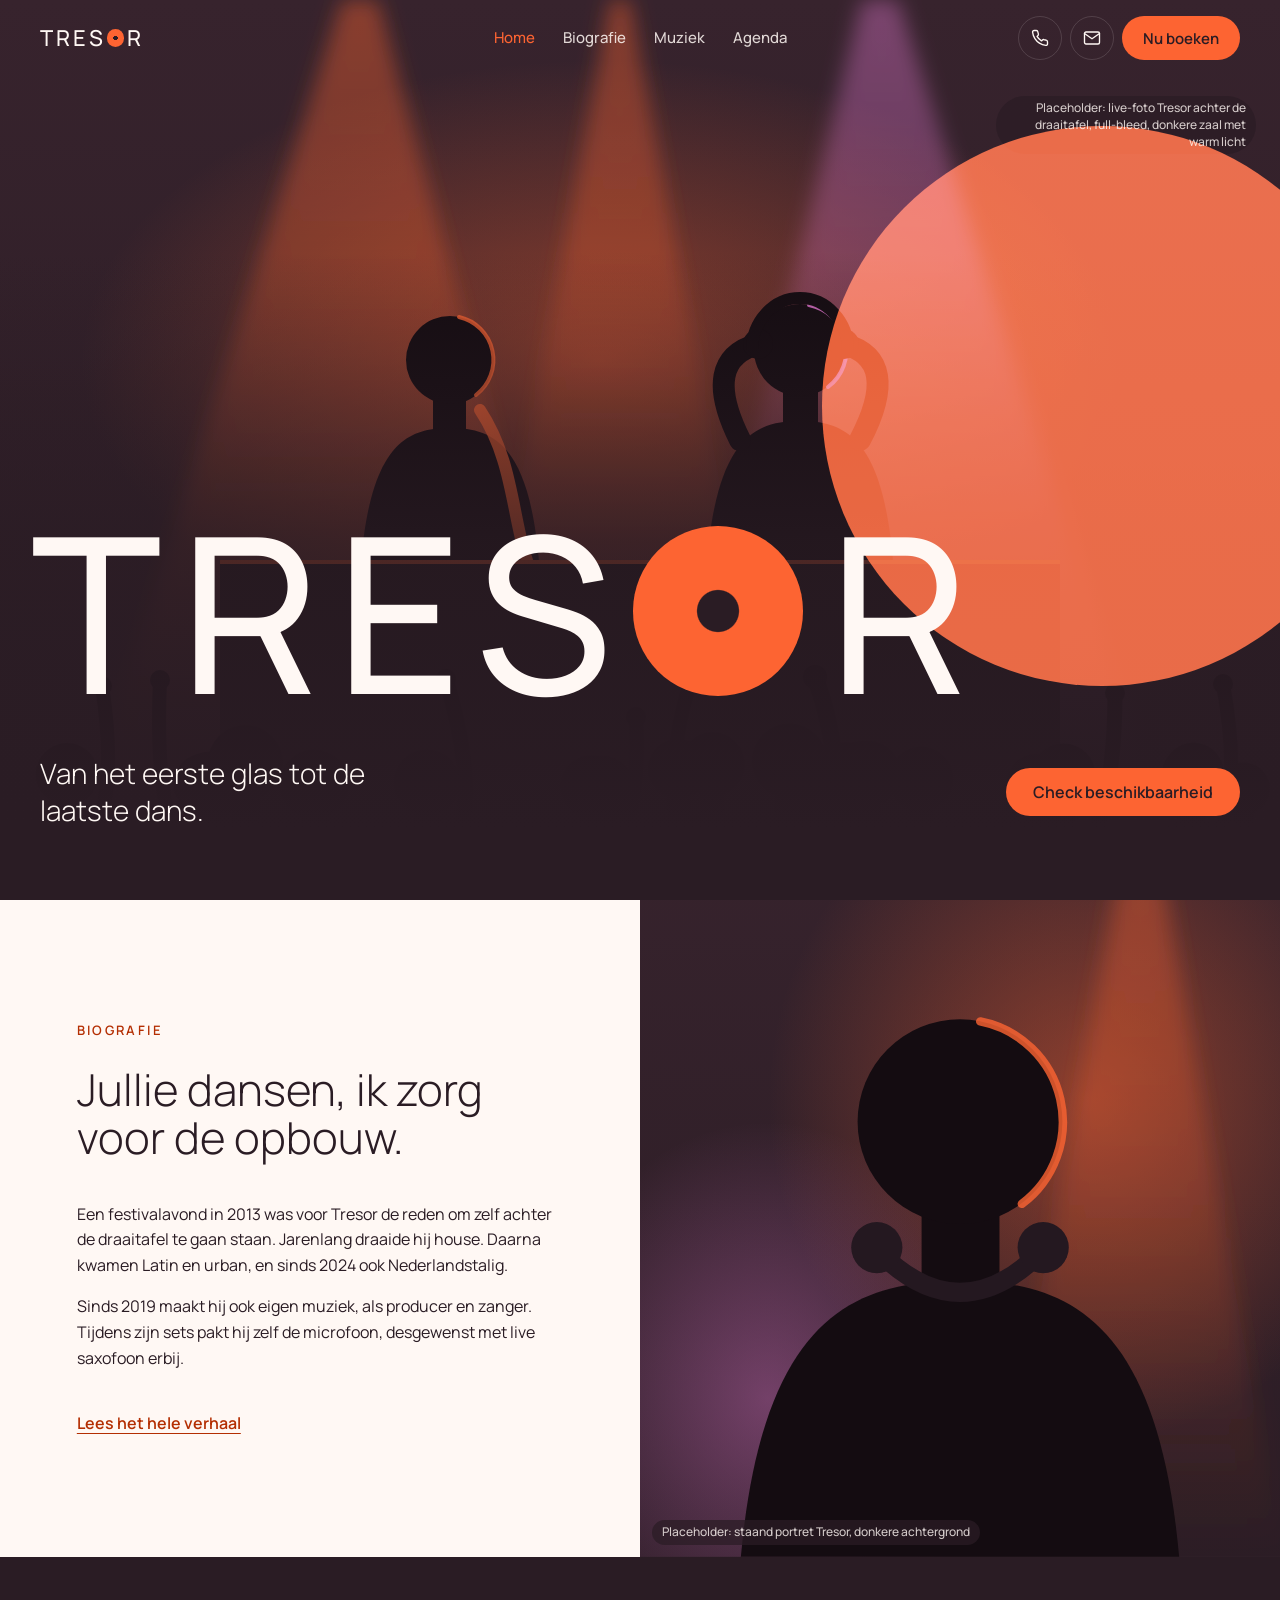
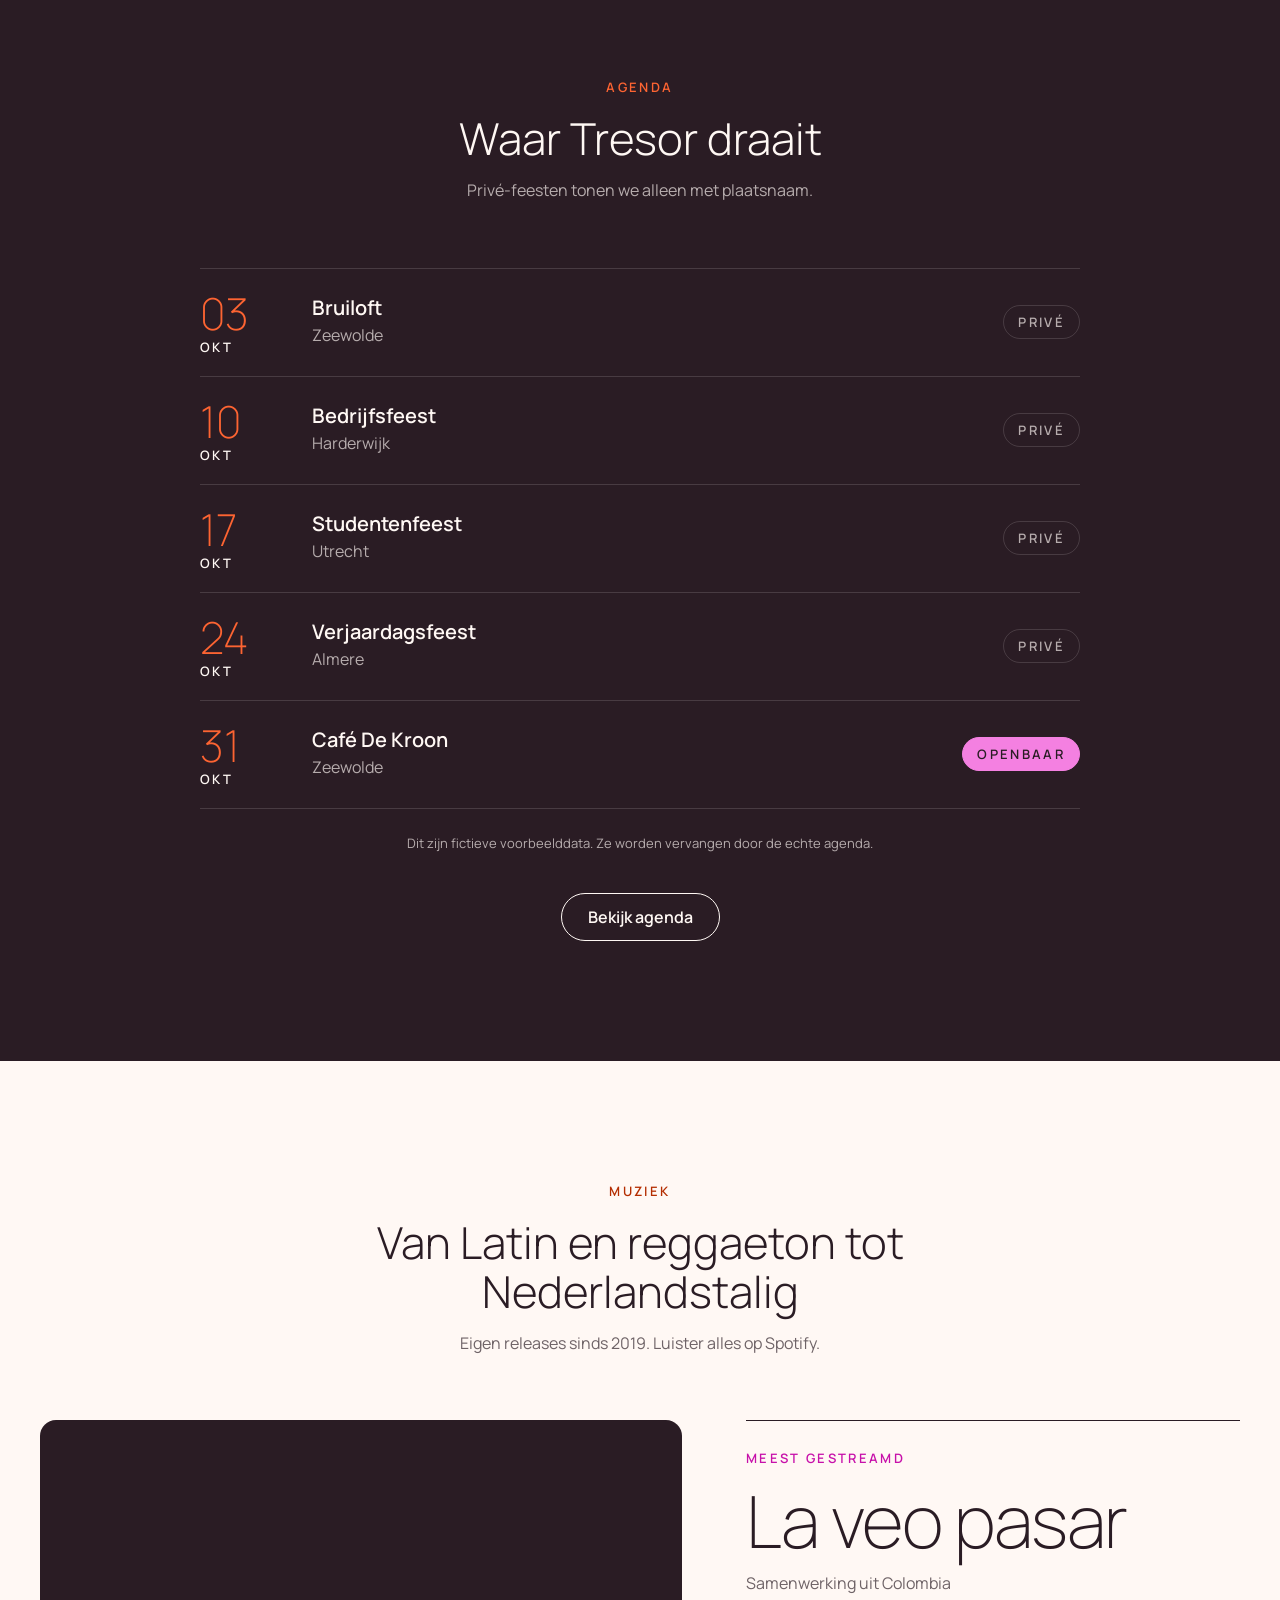
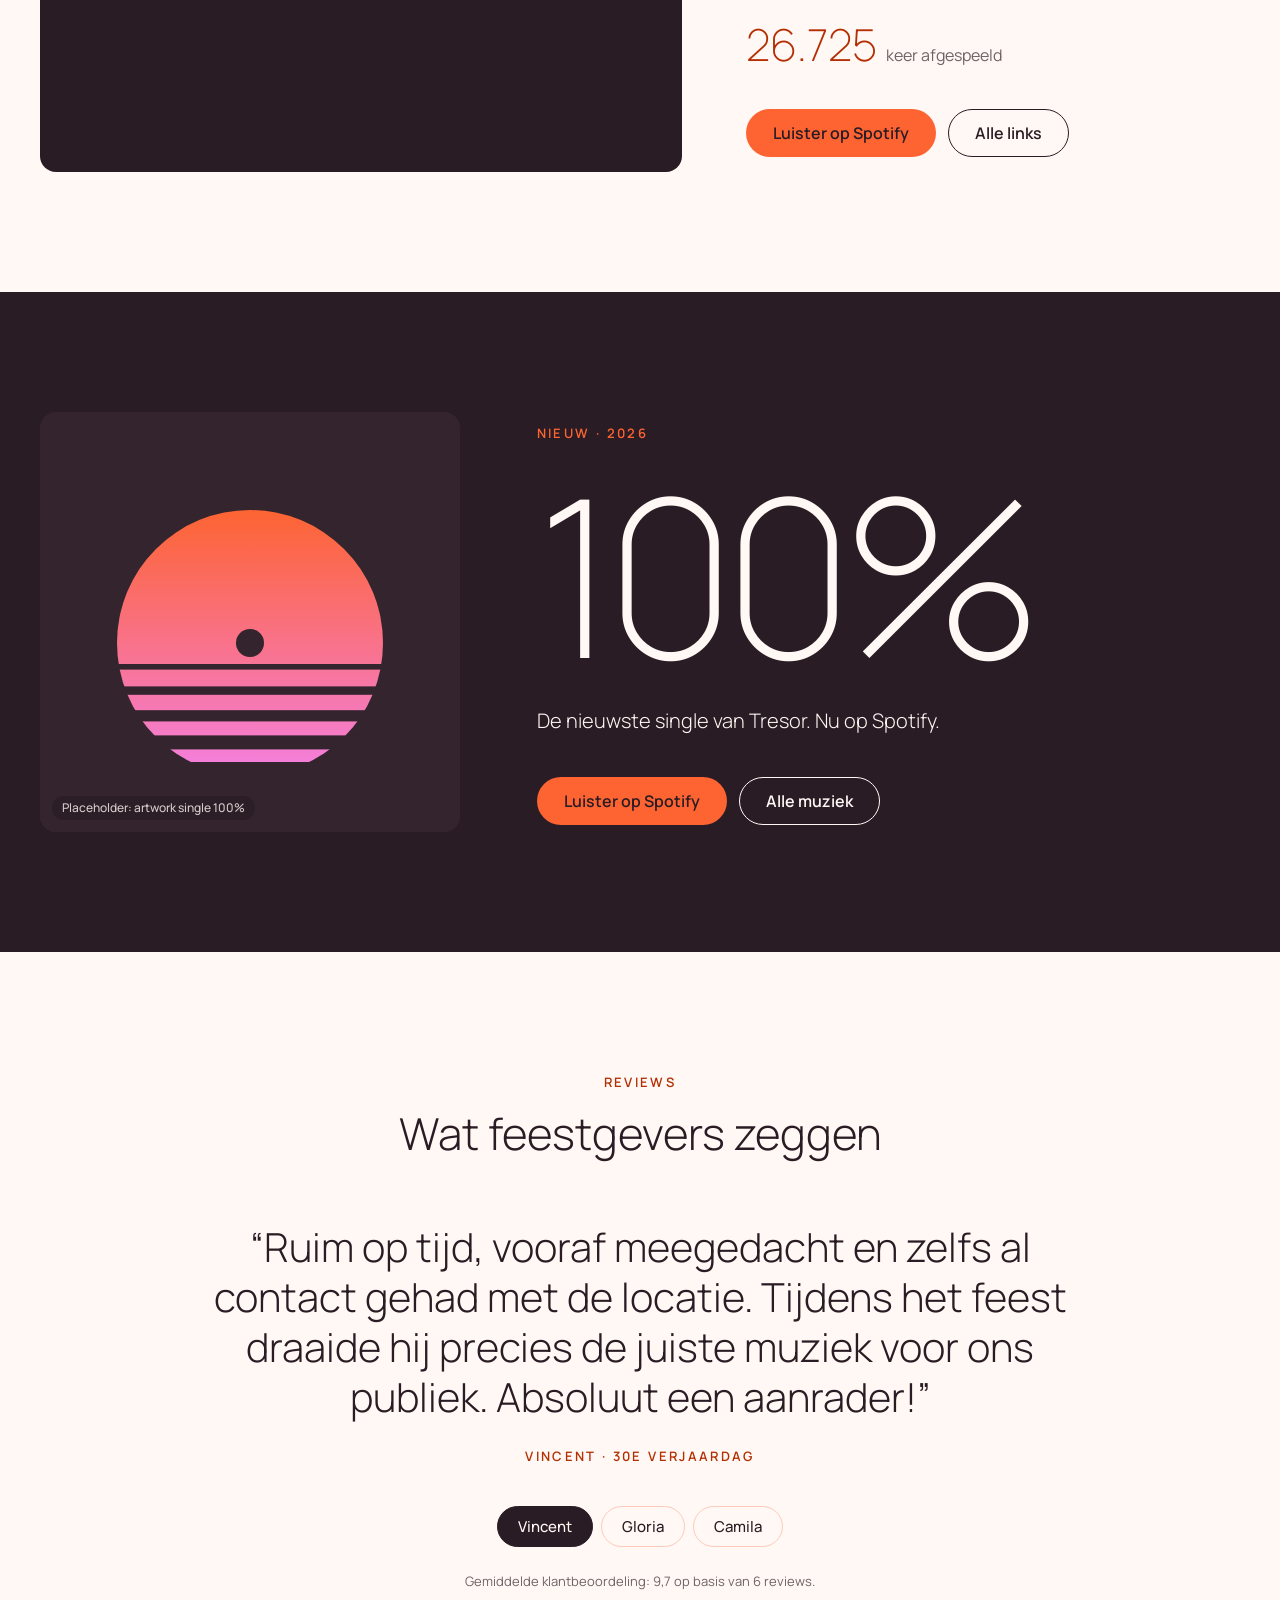
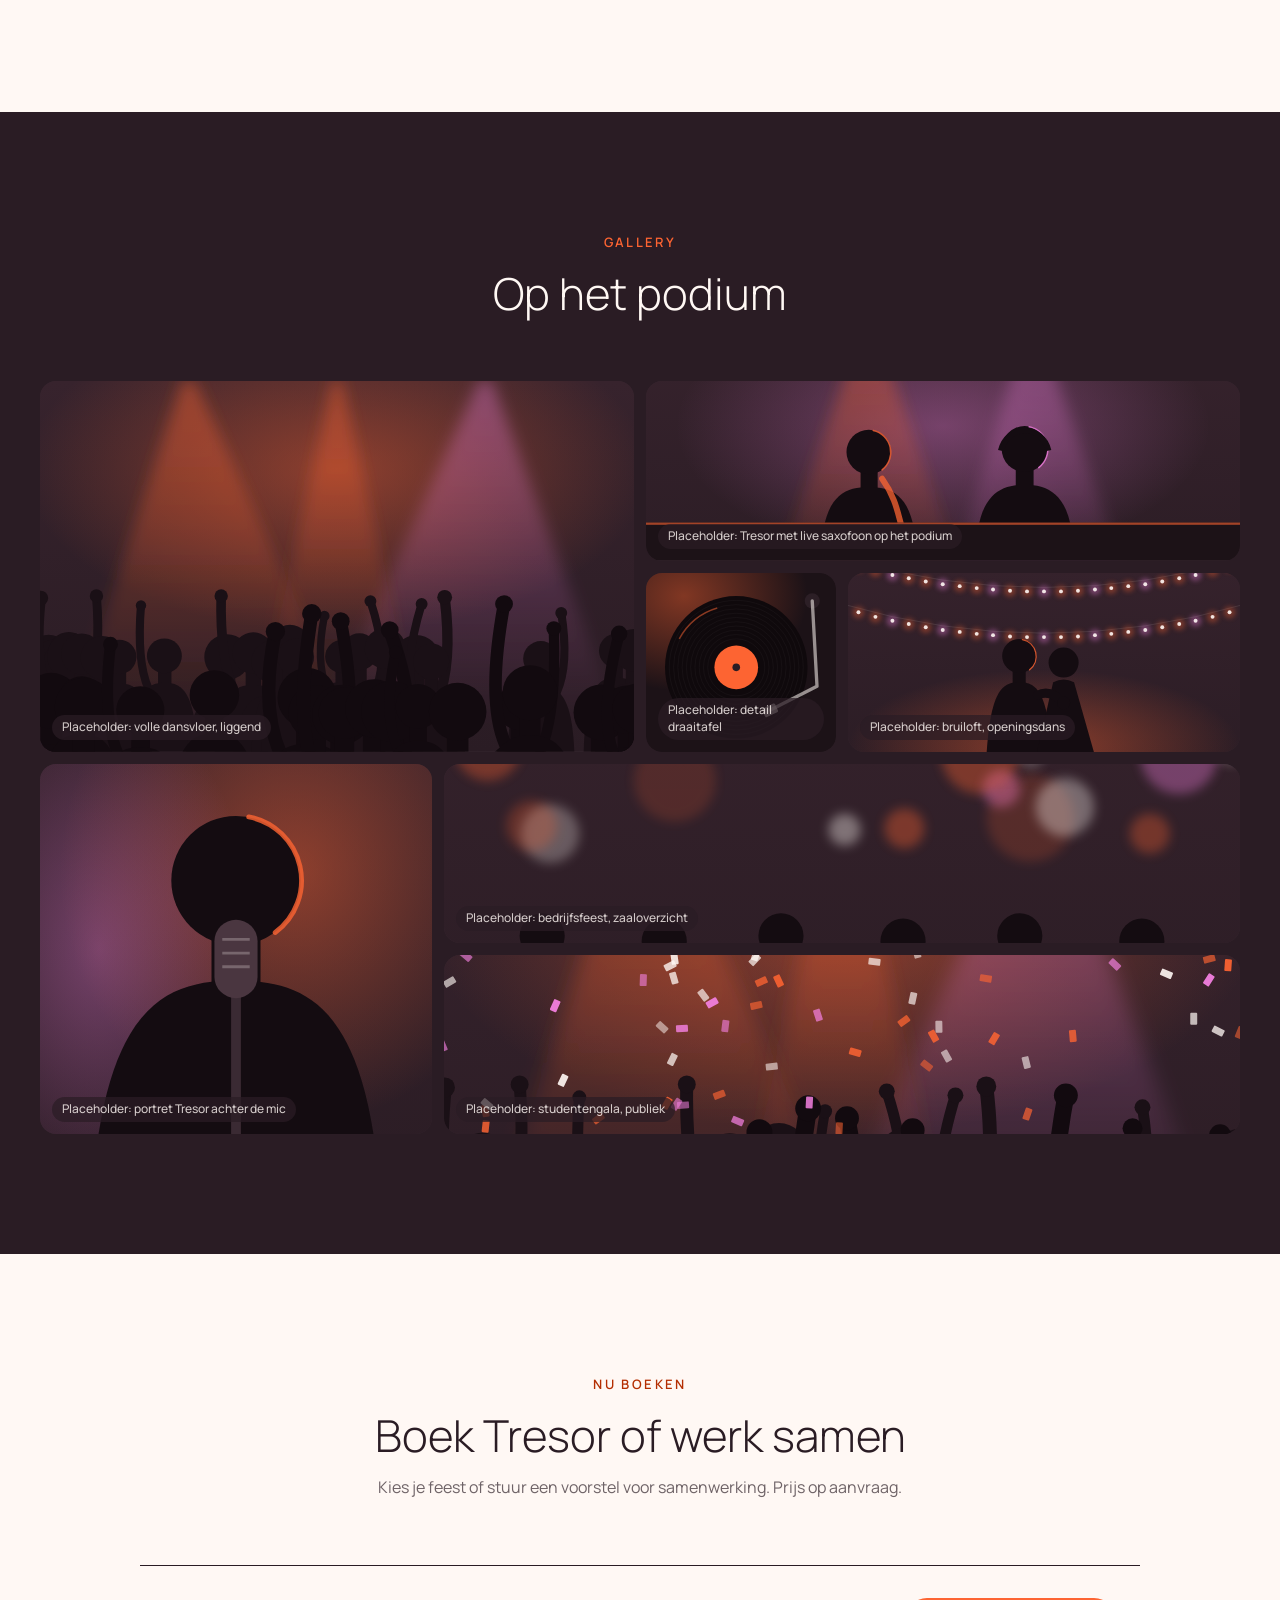
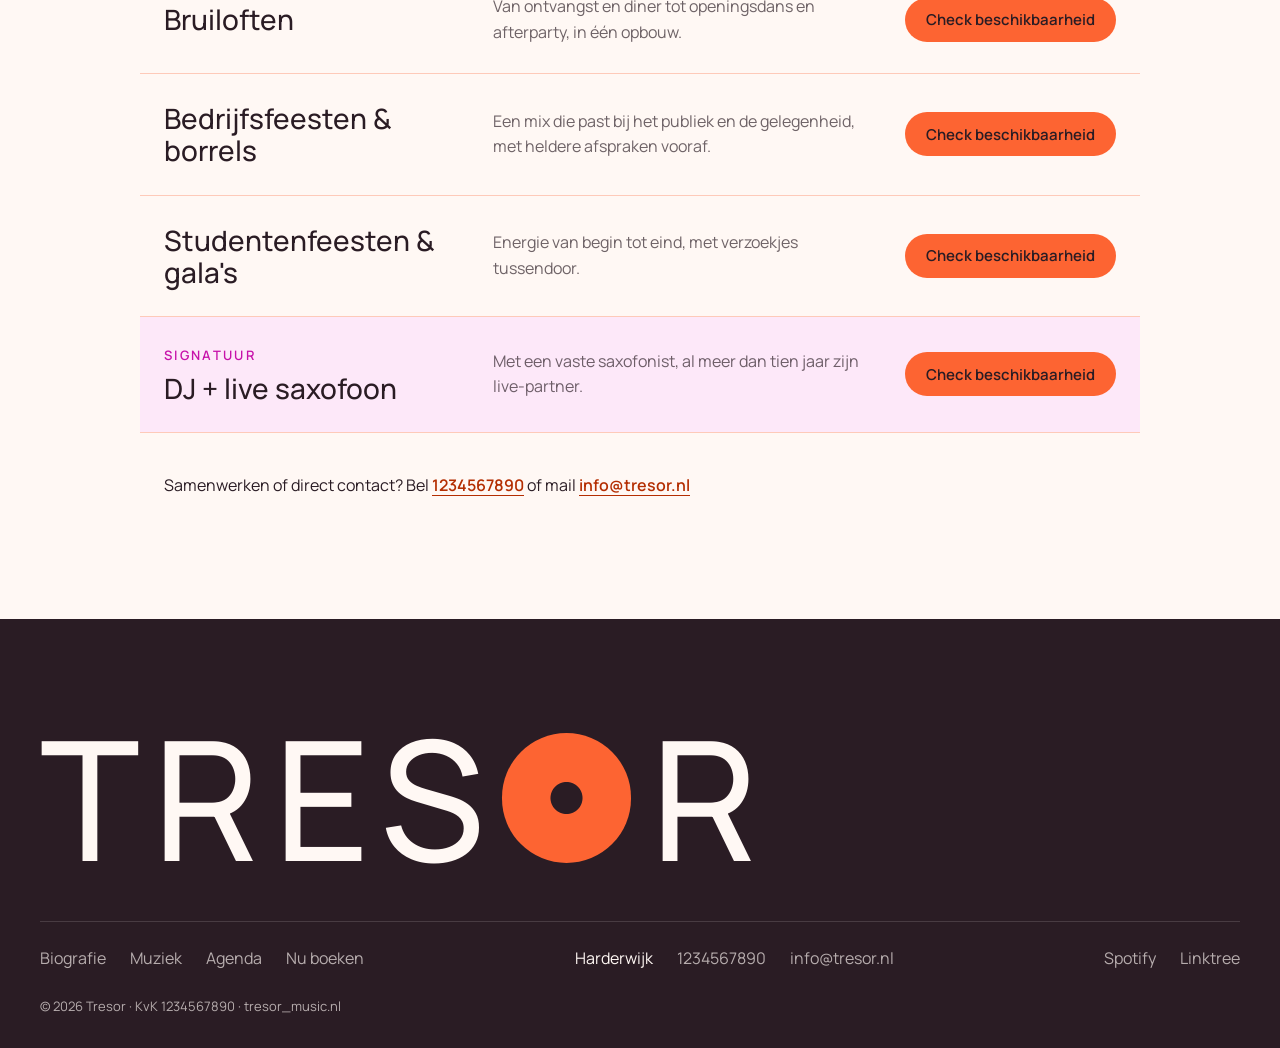
<file: index.html>
<!DOCTYPE html>
<html lang="nl">
<head>
<meta charset="UTF-8">
<meta name="viewport" content="width=device-width, initial-scale=1, viewport-fit=cover">
<title>Tresor | DJ, producer &amp; zanger uit Harderwijk – Latin &amp; reggaeton</title>
<meta name="description" content="Tresor is DJ, producer en zanger uit Harderwijk. Latin, reggaeton en house voor bruiloften, bedrijfsfeesten en studentengala's, ook met live saxofoon. Check beschikbaarheid.">
<link rel="preconnect" href="https://fonts.googleapis.com">
<link rel="preconnect" href="https://fonts.gstatic.com" crossorigin>
<link href="https://fonts.googleapis.com/css2?family=Manrope:wght@200;300;400;500;600&display=swap" rel="stylesheet">
<link rel="stylesheet" href="styles.css">
<script src="main.js" defer></script>
</head>
<body>
<!-- Gegenereerde sfeer-illustraties (SVG). Vervang per plek door een echte foto: verwijder de <svg class="scene"> en zet een <img> in de .ph -->
<svg class="sprite" aria-hidden="true" width="0" height="0" style="position:absolute"><defs>
<linearGradient id="gBeamO" x1="0" y1="0" x2="0" y2="1"><stop offset="0" stop-color="#FD6432" stop-opacity=".42"/><stop offset="1" stop-color="#FD6432" stop-opacity="0"/></linearGradient>
<linearGradient id="gBeamP" x1="0" y1="0" x2="0" y2="1"><stop offset="0" stop-color="#F480E1" stop-opacity=".36"/><stop offset="1" stop-color="#F480E1" stop-opacity="0"/></linearGradient>
<linearGradient id="gBg" x1="0" y1="0" x2="0" y2="1"><stop offset="0" stop-color="#37232d"/><stop offset="1" stop-color="#2A1C24"/></linearGradient>
<radialGradient id="gHazeO"><stop offset="0" stop-color="#FD6432" stop-opacity=".45"/><stop offset="1" stop-color="#FD6432" stop-opacity="0"/></radialGradient>
<radialGradient id="gHazeP"><stop offset="0" stop-color="#F480E1" stop-opacity=".35"/><stop offset="1" stop-color="#F480E1" stop-opacity="0"/></radialGradient>
<linearGradient id="gSun" x1="0" y1="0" x2="0" y2="1"><stop offset="0" stop-color="#FD6432"/><stop offset="1" stop-color="#F480E1"/></linearGradient>
<filter id="fBlur" x="-50%" y="-50%" width="200%" height="200%"><feGaussianBlur stdDeviation="14"/></filter>
<filter id="fBeam" x="-50%" y="-10%" width="200%" height="120%"><feGaussianBlur stdDeviation="10"/></filter>
<filter id="fSoft" x="-50%" y="-50%" width="200%" height="200%"><feGaussianBlur stdDeviation="4"/></filter>
</defs><symbol id="s-hero" viewBox="0 0 1600 900" preserveAspectRatio="xMidYMid slice"><rect width="1600" height="900" fill="url(#gBg)"/><ellipse cx="760" cy="360" rx="520" ry="300" fill="url(#gHazeO)"/><polygon points="502 0 538 0 760 820 240 820" fill="url(#gBeamO)" filter="url(#fBeam)"/><polygon points="1022 0 1058 0 1320 820 820 820" fill="url(#gBeamP)" filter="url(#fBeam)"/><polygon points="770 0 790 0 920 700 640 700" fill="url(#gBeamO)" filter="url(#fBeam)"/><rect x="593" y="386" width="33" height="53" fill="#140c11"/><path d="M518 640 C518 450 559 428 610 428 C661 428 702 450 702 640Z" fill="#140c11"/><circle cx="610" cy="360" r="44" fill="#140c11"/><path d="M619 317 A44 44 0 0 1 636 395" stroke="#FD6432" stroke-width="4" fill="none" stroke-linecap="round" opacity=".8"/><path d="M640 410 C680 470 670 540 700 590 C710 610 690 630 670 612" stroke="#FD6432" stroke-opacity=".75" stroke-width="12" fill="none" stroke-linecap="round"/><rect x="943" y="378" width="35" height="55" fill="#140c11"/><path d="M864 640 C864 444 907 421 960 421 C1013 421 1056 444 1056 640Z" fill="#140c11"/><circle cx="960" cy="350" r="46" fill="#140c11"/><path d="M969 305 A46 46 0 0 1 988 387" stroke="#F480E1" stroke-width="4" fill="none" stroke-linecap="round" opacity=".8"/><path d="M900 440 Q860 360 918 344" stroke="#140c11" stroke-width="22" stroke-linecap="round" fill="none"/><circle cx="918" cy="344" r="15" fill="#140c11"/><path d="M1020 440 Q1062 360 1004 344" stroke="#140c11" stroke-width="22" stroke-linecap="round" fill="none"/><circle cx="1004" cy="344" r="15" fill="#140c11"/><path d="M912 350 A48 52 0 0 1 1008 350" stroke="#140c11" stroke-width="12" fill="none"/><rect x="380" y="560" width="840" height="340" fill="#1c1217"/><rect x="380" y="560" width="840" height="4" fill="#FD6432" opacity=".6"/><rect x="-12" y="798" width="28" height="44" fill="#120a0f"/><path d="M-68 1008 C-68 851 -36 833 2 833 C40 833 71 851 71 1008Z" fill="#120a0f"/><circle cx="1.5955061499935823" cy="776.2387177157877" r="36.38632684374735" fill="#120a0f"/><rect x="17" y="791" width="28" height="44" fill="#120a0f"/><path d="M-39 1009 C-39 844 -7 826 31 826 C69 826 100 844 100 1009Z" fill="#120a0f"/><circle cx="30.85927241038999" cy="769.1212798810083" r="36.545753603065776" fill="#120a0f"/><path d="M57 829 Q36 780 40 699" stroke="#120a0f" stroke-width="14" stroke-linecap="round" fill="none"/><circle cx="40" cy="699" r="10" fill="#120a0f"/><rect x="73" y="789" width="23" height="37" fill="#120a0f"/><path d="M27 974 C27 833 53 818 85 818 C117 818 143 833 143 974Z" fill="#120a0f"/><circle cx="85.01155869227559" cy="770.3043328804764" r="30.739560848008928" fill="#120a0f"/><rect x="77" y="802" width="21" height="33" fill="#120a0f"/><path d="M35 956 C35 842 59 828 87 828 C116 828 140 842 140 956Z" fill="#120a0f"/><circle cx="87.46732915329349" cy="785.2034383384029" r="27.631626322408028" fill="#120a0f"/><path d="M255 834 Q277 784 262 686" stroke="#120a0f" stroke-width="14" stroke-linecap="round" fill="none"/><circle cx="262" cy="686" r="10" fill="#120a0f"/><rect x="215" y="793" width="24" height="37" fill="#120a0f"/><path d="M168 977 C168 838 194 823 227 823 C260 823 286 838 286 977Z" fill="#120a0f"/><circle cx="227.01093539857925" cy="774.3418427026422" r="31.233942399529152" fill="#120a0f"/><path d="M337 843 Q315 794 320 680" stroke="#120a0f" stroke-width="14" stroke-linecap="round" fill="none"/><circle cx="320" cy="680" r="10" fill="#120a0f"/><rect x="353" y="803" width="23" height="37" fill="#120a0f"/><path d="M306 975 C306 848 332 832 364 832 C397 832 423 848 423 975Z" fill="#120a0f"/><circle cx="364.30277611658204" cy="784.2570961428694" r="30.89091037967072" fill="#120a0f"/><rect x="357" y="806" width="26" height="41" fill="#120a0f"/><path d="M306 994 C306 855 335 838 370 838 C406 838 435 855 435 994Z" fill="#120a0f"/><circle cx="370.2619884307018" cy="785.5564770377292" r="34.05528250595022" fill="#120a0f"/><rect x="391" y="785" width="29" height="45" fill="#120a0f"/><path d="M334 1015 C334 840 366 821 405 821 C445 821 477 840 477 1015Z" fill="#120a0f"/><circle cx="405.3405834979325" cy="762.8044078041419" r="37.575595367708736" fill="#120a0f"/><rect x="461" y="805" width="26" height="41" fill="#120a0f"/><path d="M408 997 C408 855 438 838 474 838 C510 838 540 855 540 997Z" fill="#120a0f"/><circle cx="474.0789616057682" cy="784.1618361149237" r="34.565804242090394" fill="#120a0f"/><path d="M616 845 Q639 792 606 679" stroke="#120a0f" stroke-width="15" stroke-linecap="round" fill="none"/><circle cx="606" cy="679" r="10" fill="#120a0f"/><rect x="574" y="802" width="25" height="39" fill="#120a0f"/><path d="M524 987 C524 850 552 833 587 833 C621 833 649 850 649 987Z" fill="#120a0f"/><circle cx="586.72647313885" cy="782.5039344851541" r="32.88238822821542" fill="#120a0f"/><path d="M779 845 Q801 796 796 717" stroke="#120a0f" stroke-width="14" stroke-linecap="round" fill="none"/><circle cx="796" cy="717" r="10" fill="#120a0f"/><rect x="739" y="805" width="24" height="37" fill="#120a0f"/><path d="M692 976 C692 850 719 834 751 834 C784 834 810 850 810 976Z" fill="#120a0f"/><circle cx="751.2321523368146" cy="786.269999272837" r="30.925541928150906" fill="#120a0f"/><rect x="749" y="809" width="25" height="40" fill="#120a0f"/><path d="M698 990 C698 857 726 841 761 841 C796 841 825 857 825 990Z" fill="#120a0f"/><circle cx="761.2192622669094" cy="788.8001174171853" r="33.3743903423817" fill="#120a0f"/><rect x="827" y="787" width="23" height="36" fill="#120a0f"/><path d="M781 970 C781 830 807 815 838 815 C869 815 895 830 895 970Z" fill="#120a0f"/><circle cx="838.0171850286142" cy="768.8783926778918" r="29.97144975222809" fill="#120a0f"/><path d="M844 825 Q821 774 853 673" stroke="#120a0f" stroke-width="14" stroke-linecap="round" fill="none"/><circle cx="853" cy="673" r="10" fill="#120a0f"/><rect x="860" y="784" width="24" height="38" fill="#120a0f"/><path d="M812 982 C812 830 839 814 873 814 C906 814 933 830 933 982Z" fill="#120a0f"/><circle cx="872.5359294853611" cy="764.3862129992615" r="32.06504448377653" fill="#120a0f"/><path d="M983 832 Q1009 772 975 677" stroke="#120a0f" stroke-width="17" stroke-linecap="round" fill="none"/><circle cx="975" cy="677" r="12" fill="#120a0f"/><rect x="935" y="783" width="28" height="45" fill="#120a0f"/><path d="M878 1014 C878 838 910 819 949 819 C988 819 1020 838 1020 1014Z" fill="#120a0f"/><circle cx="949.4033160073609" cy="760.9451548652439" r="37.386745917563275" fill="#120a0f"/><rect x="957" y="803" width="28" height="44" fill="#120a0f"/><path d="M901 1008 C901 856 932 837 970 837 C1008 837 1040 856 1040 1008Z" fill="#120a0f"/><circle cx="970.428863297759" cy="780.857903950003" r="36.413348407132666" fill="#120a0f"/><rect x="992" y="801" width="28" height="44" fill="#120a0f"/><path d="M936 1011 C936 854 968 836 1006 836 C1045 836 1076 854 1076 1011Z" fill="#120a0f"/><circle cx="1006.1812987372086" cy="778.8899995263399" r="36.75991569713122" fill="#120a0f"/><rect x="1009" y="793" width="25" height="39" fill="#120a0f"/><path d="M960 983 C960 839 987 823 1021 823 C1055 823 1082 839 1082 983Z" fill="#120a0f"/><circle cx="1021.171479587709" cy="773.3923710333684" r="32.24087581511077" fill="#120a0f"/><rect x="1016" y="793" width="25" height="39" fill="#120a0f"/><path d="M966 986 C966 841 994 824 1028 824 C1062 824 1090 841 1090 986Z" fill="#120a0f"/><circle cx="1028.0717504924255" cy="773.7719773322494" r="32.71113274418469" fill="#120a0f"/><rect x="1069" y="798" width="24" height="39" fill="#120a0f"/><path d="M1020 983 C1020 845 1048 829 1081 829 C1115 829 1142 845 1142 983Z" fill="#120a0f"/><circle cx="1081.1148196061317" cy="778.9324091568086" r="32.08432179134792" fill="#120a0f"/><rect x="1185" y="800" width="22" height="35" fill="#120a0f"/><path d="M1141 963 C1141 842 1166 828 1196 828 C1226 828 1250 842 1250 963Z" fill="#120a0f"/><circle cx="1195.653044170444" cy="783.0505232450065" r="28.85162743357741" fill="#120a0f"/><path d="M1253 837 Q1275 786 1275 693" stroke="#120a0f" stroke-width="15" stroke-linecap="round" fill="none"/><circle cx="1275" cy="693" r="10" fill="#120a0f"/><rect x="1211" y="795" width="25" height="39" fill="#120a0f"/><path d="M1162 984 C1162 842 1190 826 1223 826 C1257 826 1285 842 1285 984Z" fill="#120a0f"/><circle cx="1223.4976039103803" cy="775.8489462543987" r="32.25352751937447" fill="#120a0f"/><path d="M1379 834 Q1401 785 1383 684" stroke="#120a0f" stroke-width="14" stroke-linecap="round" fill="none"/><circle cx="1383" cy="684" r="10" fill="#120a0f"/><rect x="1340" y="794" width="23" height="37" fill="#120a0f"/><path d="M1294 973 C1294 838 1320 823 1352 823 C1384 823 1410 838 1410 973Z" fill="#120a0f"/><circle cx="1351.7967800899976" cy="775.6148650189025" r="30.518198753815703" fill="#120a0f"/><rect x="1342" y="791" width="23" height="36" fill="#120a0f"/><path d="M1296 971 C1296 835 1322 820 1353 820 C1385 820 1411 835 1411 971Z" fill="#120a0f"/><circle cx="1353.4492946381943" cy="772.9025927068064" r="30.23092379649257" fill="#120a0f"/><rect x="1394" y="804" width="20" height="32" fill="#120a0f"/><path d="M1354 948 C1354 843 1376 829 1404 829 C1431 829 1454 843 1454 948Z" fill="#120a0f"/><circle cx="1403.5943037150066" cy="788.7271025507105" r="26.26618962788972" fill="#120a0f"/><rect x="1599" y="805" width="29" height="45" fill="#120a0f"/><path d="M1541 1015 C1541 859 1574 841 1613 841 C1652 841 1684 859 1684 1015Z" fill="#120a0f"/><circle cx="1612.857530237159" cy="782.4543446912228" r="37.559666964635085" fill="#120a0f"/></symbol><symbol id="s-portrait" viewBox="0 0 600 800" preserveAspectRatio="xMidYMid slice"><rect width="600" height="800" fill="url(#gBg)"/><ellipse cx="420" cy="280" rx="300" ry="320" fill="url(#gHazeO)"/><ellipse cx="120" cy="560" rx="220" ry="260" fill="url(#gHazeP)"/><polygon points="462 0 478 0 600 700 330 700" fill="url(#gBeamO)" filter="url(#fBeam)"/><rect x="264" y="358" width="73" height="115" fill="#140c11"/><path d="M90 820 C90 497 184 449 300 449 C416 449 510 497 510 820Z" fill="#140c11"/><circle cx="300" cy="300" r="96" fill="#140c11"/><path d="M319 206 A96 96 0 0 1 358 377" stroke="#FD6432" stroke-width="8" fill="none" stroke-linecap="round" opacity=".8"/><path d="M222 420 Q300 500 378 420" stroke="#241820" stroke-width="18" fill="none" stroke-linecap="round"/><circle cx="222" cy="418" r="24" fill="#241820"/><circle cx="378" cy="418" r="24" fill="#241820"/></symbol><symbol id="s-artwork" viewBox="0 0 600 600" preserveAspectRatio="xMidYMid slice"><rect width="600" height="600" fill="#33242D"/><circle cx="300" cy="330" r="190" fill="url(#gSun)"/><rect x="0" y="360" width="600" height="8" fill="#33242D"/><rect x="0" y="392" width="600" height="12" fill="#33242D"/><rect x="0" y="426" width="600" height="16" fill="#33242D"/><rect x="0" y="462" width="600" height="20" fill="#33242D"/><rect x="0" y="500" width="600" height="26" fill="#33242D"/><rect x="0" y="520" width="600" height="80" fill="#33242D"/><circle cx="300" cy="330" r="20" fill="#33242D"/></symbol><symbol id="s-crowd" viewBox="0 0 800 500" preserveAspectRatio="xMidYMid slice"><rect width="800" height="500" fill="url(#gBg)"/><ellipse cx="400" cy="120" rx="420" ry="220" fill="url(#gHazeO)"/><polygon points="192 0 208 0 420 460 40 460" fill="url(#gBeamO)" filter="url(#fBeam)"/><polygon points="592 0 608 0 780 460 380 460" fill="url(#gBeamP)" filter="url(#fBeam)"/><polygon points="394 0 406 0 500 420 300 420" fill="url(#gBeamO)" filter="url(#fBeam)"/><path d="M-16 431 Q-37 382 -23 285" stroke="#1a1016" stroke-width="14" stroke-linecap="round" fill="none"/><circle cx="-23" cy="285" r="10" fill="#1a1016"/><rect x="-0" y="391" width="23" height="37" fill="#1a1016"/><path d="M-47 564 C-47 436 -20 420 11 420 C43 420 70 436 70 564Z" fill="#1a1016"/><circle cx="11.496353091267299" cy="372.91391305845576" r="30.584684590486795" fill="#1a1016"/><rect x="8" y="395" width="22" height="35" fill="#1a1016"/><path d="M-36 553 C-36 437 -11 422 19 422 C49 422 74 437 74 553Z" fill="#1a1016"/><circle cx="19.129451718915277" cy="377.62394527221625" r="28.820026947612046" fill="#1a1016"/><rect x="20" y="392" width="18" height="29" fill="#1a1016"/><path d="M-17 523 C-17 427 4 415 29 415 C54 415 74 427 74 523Z" fill="#1a1016"/><circle cx="28.71909681075372" cy="378.13878680367196" r="23.878710267871433" fill="#1a1016"/><path d="M64 419 Q83 375 76 290" stroke="#1a1016" stroke-width="12" stroke-linecap="round" fill="none"/><circle cx="76" cy="290" r="9" fill="#1a1016"/><rect x="28" y="383" width="21" height="33" fill="#1a1016"/><path d="M-14 546 C-14 423 10 409 39 409 C68 409 91 423 91 546Z" fill="#1a1016"/><circle cx="38.67855580267991" cy="366.31063605988504" r="27.643682931333867" fill="#1a1016"/><path d="M13 430 Q-9 380 1 293" stroke="#1a1016" stroke-width="14" stroke-linecap="round" fill="none"/><circle cx="1" cy="293" r="10" fill="#1a1016"/><rect x="29" y="390" width="24" height="37" fill="#1a1016"/><path d="M-18 567 C-18 435 8 419 41 419 C73 419 100 435 100 567Z" fill="#1a1016"/><circle cx="40.84648080073592" cy="370.96494964679283" r="31.234413836388615" fill="#1a1016"/><rect x="46" y="385" width="21" height="33" fill="#1a1016"/><path d="M3 546 C3 425 27 411 56 411 C85 411 109 425 109 546Z" fill="#1a1016"/><circle cx="56.198931208846645" cy="368.3430589382444" r="27.74423710258671" fill="#1a1016"/><rect x="73" y="391" width="22" height="35" fill="#1a1016"/><path d="M28 556 C28 433 53 419 84 419 C115 419 140 433 140 556Z" fill="#1a1016"/><circle cx="83.9936473657023" cy="373.25201656792626" r="29.294452894392176" fill="#1a1016"/><rect x="98" y="386" width="18" height="28" fill="#1a1016"/><path d="M63 519 C63 420 82 408 107 408 C131 408 151 420 151 519Z" fill="#1a1016"/><circle cx="106.71330609658162" cy="372.24611036569814" r="23.18065778254962" fill="#1a1016"/><path d="M146 415 Q130 378 136 303" stroke="#1a1016" stroke-width="11" stroke-linecap="round" fill="none"/><circle cx="136" cy="303" r="7" fill="#1a1016"/><rect x="159" y="385" width="18" height="28" fill="#1a1016"/><path d="M123 521 C123 419 143 407 168 407 C192 407 212 419 212 521Z" fill="#1a1016"/><circle cx="167.5207302698922" cy="370.79973079729" r="23.51984534660505" fill="#1a1016"/><rect x="240" y="391" width="23" height="37" fill="#1a1016"/><path d="M194 565 C194 435 220 420 252 420 C284 420 310 435 310 565Z" fill="#1a1016"/><circle cx="252.01952245985638" cy="372.28061188574844" r="30.754778118308884" fill="#1a1016"/><path d="M262 420 Q242 375 244 290" stroke="#1a1016" stroke-width="13" stroke-linecap="round" fill="none"/><circle cx="244" cy="290" r="9" fill="#1a1016"/><rect x="277" y="384" width="21" height="34" fill="#1a1016"/><path d="M234 548 C234 424 258 410 287 410 C316 410 340 424 340 548Z" fill="#1a1016"/><circle cx="287.17869020657184" cy="367.03646647420277" r="27.943698771050183" fill="#1a1016"/><rect x="302" y="396" width="22" height="34" fill="#1a1016"/><path d="M259 552 C259 437 283 423 313 423 C343 423 368 437 368 552Z" fill="#1a1016"/><circle cx="313.2115987066553" cy="378.6098682011403" r="28.641522054746744" fill="#1a1016"/><rect x="326" y="374" width="22" height="34" fill="#1a1016"/><path d="M283 551 C283 416 307 402 337 402 C366 402 391 416 391 551Z" fill="#1a1016"/><circle cx="336.59611887971175" cy="357.3802231634423" r="28.471288545276686" fill="#1a1016"/><rect x="335" y="387" width="19" height="30" fill="#1a1016"/><path d="M297 529 C297 423 318 411 344 411 C370 411 391 423 391 529Z" fill="#1a1016"/><circle cx="344.26237427640416" cy="372.33171444621394" r="24.845955320941492" fill="#1a1016"/><path d="M386 414 Q371 378 383 317" stroke="#1a1016" stroke-width="10" stroke-linecap="round" fill="none"/><circle cx="383" cy="317" r="7" fill="#1a1016"/><rect x="398" y="385" width="17" height="27" fill="#1a1016"/><path d="M364 513 C364 417 383 406 406 406 C429 406 448 417 448 513Z" fill="#1a1016"/><circle cx="406.24601587911303" cy="371.79082538089705" r="22.225629280555886" fill="#1a1016"/><path d="M453 413 Q470 373 445 297" stroke="#1a1016" stroke-width="11" stroke-linecap="round" fill="none"/><circle cx="445" cy="297" r="8" fill="#1a1016"/><rect x="421" y="380" width="19" height="30" fill="#1a1016"/><path d="M383 529 C383 416 404 404 430 404 C456 404 477 416 477 529Z" fill="#1a1016"/><circle cx="430.1408836176189" cy="365.30697084990646" r="24.874319264988618" fill="#1a1016"/><rect x="454" y="377" width="21" height="33" fill="#1a1016"/><path d="M413 545 C413 417 436 403 465 403 C493 403 517 417 517 545Z" fill="#1a1016"/><circle cx="464.7664768386989" cy="360.56951401991466" r="27.494399091440375" fill="#1a1016"/><path d="M535 431 Q556 382 545 292" stroke="#1a1016" stroke-width="14" stroke-linecap="round" fill="none"/><circle cx="545" cy="292" r="10" fill="#1a1016"/><rect x="495" y="392" width="23" height="37" fill="#1a1016"/><path d="M449 564 C449 436 475 421 507 421 C539 421 565 436 565 564Z" fill="#1a1016"/><circle cx="507.04390682069504" cy="373.17537745833994" r="30.63984469698515" fill="#1a1016"/><path d="M505 425 Q488 386 514 301" stroke="#1a1016" stroke-width="11" stroke-linecap="round" fill="none"/><circle cx="514" cy="301" r="8" fill="#1a1016"/><rect x="518" y="393" width="18" height="29" fill="#1a1016"/><path d="M481 526 C481 428 501 416 527 416 C552 416 573 428 573 526Z" fill="#1a1016"/><circle cx="526.7849573534771" cy="378.38627862641624" r="24.307515081086823" fill="#1a1016"/><path d="M696 420 Q713 382 702 313" stroke="#1a1016" stroke-width="11" stroke-linecap="round" fill="none"/><circle cx="702" cy="313" r="8" fill="#1a1016"/><rect x="666" y="389" width="18" height="29" fill="#1a1016"/><path d="M629 523 C629 423 650 412 675 412 C699 412 720 423 720 523Z" fill="#1a1016"/><circle cx="674.555784724512" cy="374.6267548216682" r="23.823428739811973" fill="#1a1016"/><rect x="767" y="378" width="18" height="28" fill="#1a1016"/><path d="M732 520 C732 412 752 400 776 400 C800 400 820 412 820 520Z" fill="#1a1016"/><circle cx="776.0755116638848" cy="364.0154652768267" r="23.25491512495977" fill="#1a1016"/><path d="M826 417 Q846 372 827 287" stroke="#1a1016" stroke-width="13" stroke-linecap="round" fill="none"/><circle cx="827" cy="287" r="9" fill="#1a1016"/><rect x="789" y="380" width="22" height="34" fill="#1a1016"/><path d="M746 551 C746 422 770 407 800 407 C830 407 854 422 854 551Z" fill="#1a1016"/><circle cx="800.0542886980528" cy="363.10351483811" r="28.54966463716329" fill="#1a1016"/><path d="M-19 503 Q-45 443 -38 345" stroke="#120a0f" stroke-width="17" stroke-linecap="round" fill="none"/><circle cx="-38" cy="345" r="12" fill="#120a0f"/><rect x="1" y="454" width="29" height="45" fill="#120a0f"/><path d="M-57 677 C-57 509 -24 490 15 490 C55 490 87 509 87 677Z" fill="#120a0f"/><circle cx="15.179482550670642" cy="431.3622039861755" r="37.84707040240609" fill="#120a0f"/><rect x="45" y="447" width="23" height="37" fill="#120a0f"/><path d="M-2 633 C-2 491 24 476 56 476 C88 476 114 491 114 633Z" fill="#120a0f"/><circle cx="56.1632514931451" cy="428.58939486526225" r="30.427833365518595" fill="#120a0f"/><rect x="44" y="463" width="30" height="47" fill="#120a0f"/><path d="M-16 686 C-16 520 18 501 59 501 C100 501 134 520 134 686Z" fill="#120a0f"/><circle cx="59.06370323254352" cy="439.7316001729186" r="39.33730087851892" fill="#120a0f"/><path d="M106 505 Q83 454 95 355" stroke="#120a0f" stroke-width="15" stroke-linecap="round" fill="none"/><circle cx="95" cy="355" r="10" fill="#120a0f"/><rect x="123" y="463" width="25" height="39" fill="#120a0f"/><path d="M74 644 C74 510 101 494 135 494 C169 494 197 510 197 644Z" fill="#120a0f"/><circle cx="135.11468883809636" cy="443.95439921399424" r="32.3438565301112" fill="#120a0f"/><rect x="222" y="443" width="25" height="40" fill="#120a0f"/><path d="M172 650 C172 492 200 475 235 475 C270 475 298 492 298 650Z" fill="#120a0f"/><circle cx="234.8570606046014" cy="423.3921461496367" r="33.33795479596663" fill="#120a0f"/><path d="M324 503 Q296 439 317 338" stroke="#120a0f" stroke-width="18" stroke-linecap="round" fill="none"/><circle cx="317" cy="338" r="13" fill="#120a0f"/><rect x="345" y="451" width="30" height="48" fill="#120a0f"/><path d="M284 690 C284 509 318 489 360 489 C402 489 436 509 436 690Z" fill="#120a0f"/><circle cx="359.99882494824766" cy="427.3033276434422" r="40.08258659391434" fill="#120a0f"/><path d="M404 517 Q430 458 405 324" stroke="#120a0f" stroke-width="17" stroke-linecap="round" fill="none"/><circle cx="405" cy="324" r="12" fill="#120a0f"/><rect x="357" y="469" width="28" height="44" fill="#120a0f"/><path d="M301 671 C301 522 333 504 371 504 C410 504 441 522 441 671Z" fill="#120a0f"/><circle cx="371.1460588838096" cy="446.82628323645076" r="36.75770712789487" fill="#120a0f"/><path d="M370 526 Q342 462 366 314" stroke="#120a0f" stroke-width="18" stroke-linecap="round" fill="none"/><circle cx="366" cy="314" r="13" fill="#120a0f"/><rect x="391" y="474" width="31" height="48" fill="#120a0f"/><path d="M330 691 C330 532 365 512 407 512 C449 512 483 532 483 691Z" fill="#120a0f"/><circle cx="406.5866693723077" cy="449.9824888979333" r="40.16771727963365" fill="#120a0f"/><rect x="397" y="469" width="26" height="42" fill="#120a0f"/><path d="M344 659 C344 519 374 502 410 502 C446 502 476 519 476 659Z" fill="#120a0f"/><circle cx="410.0032567951166" cy="447.96841844458874" r="34.76909265695137" fill="#120a0f"/><path d="M486 516 Q513 453 471 336" stroke="#120a0f" stroke-width="18" stroke-linecap="round" fill="none"/><circle cx="471" cy="336" r="12" fill="#120a0f"/><rect x="435" y="465" width="30" height="47" fill="#120a0f"/><path d="M375 686 C375 522 409 502 450 502 C491 502 525 522 525 686Z" fill="#120a0f"/><circle cx="450.2088043076166" cy="441.509162967417" r="39.342130304119806" fill="#120a0f"/><rect x="458" y="470" width="31" height="49" fill="#120a0f"/><path d="M395 696 C395 530 430 509 473 509 C516 509 551 530 551 696Z" fill="#120a0f"/><circle cx="473.40325623391345" cy="445.5772491419517" r="41.07417244774029" fill="#120a0f"/><path d="M482 496 Q461 448 479 366" stroke="#120a0f" stroke-width="14" stroke-linecap="round" fill="none"/><circle cx="479" cy="366" r="9" fill="#120a0f"/><rect x="498" y="457" width="23" height="36" fill="#120a0f"/><path d="M452 631 C452 501 478 485 509 485 C541 485 566 501 566 631Z" fill="#120a0f"/><circle cx="509.10148498211356" cy="438.79254683892793" r="30.1314601653719" fill="#120a0f"/><rect x="548" y="469" width="29" height="47" fill="#120a0f"/><path d="M489 683 C489 525 522 506 562 506 C603 506 636 525 636 683Z" fill="#120a0f"/><circle cx="562.4883253346409" cy="445.9365911009979" r="38.78273058857221" fill="#120a0f"/><path d="M674 499 Q696 449 692 334" stroke="#120a0f" stroke-width="14" stroke-linecap="round" fill="none"/><circle cx="692" cy="334" r="10" fill="#120a0f"/><rect x="634" y="458" width="24" height="38" fill="#120a0f"/><path d="M586 638 C586 504 613 488 646 488 C679 488 706 504 706 638Z" fill="#120a0f"/><circle cx="646.1005729167603" cy="439.43125983965245" r="31.398095851676466" fill="#120a0f"/><path d="M627 491 Q601 432 625 301" stroke="#120a0f" stroke-width="17" stroke-linecap="round" fill="none"/><circle cx="625" cy="301" r="12" fill="#120a0f"/><rect x="646" y="443" width="28" height="45" fill="#120a0f"/><path d="M590 673 C590 496 621 478 660 478 C699 478 731 496 731 673Z" fill="#120a0f"/><circle cx="660.1014088684291" cy="420.37192921896343" r="37.11288752890931" fill="#120a0f"/><rect x="742" y="470" width="29" height="45" fill="#120a0f"/><path d="M685 676 C685 524 717 505 756 505 C796 505 828 524 828 676Z" fill="#120a0f"/><circle cx="756.3368905799326" cy="446.9738014239823" r="37.70202787908553" fill="#120a0f"/><rect x="778" y="463" width="25" height="39" fill="#120a0f"/><path d="M729 645 C729 510 756 494 790 494 C824 494 852 510 852 645Z" fill="#120a0f"/><circle cx="790.396536145476" cy="443.2726092372438" r="32.55892042293027" fill="#120a0f"/><path d="M774 506 Q751 452 780 341" stroke="#120a0f" stroke-width="15" stroke-linecap="round" fill="none"/><circle cx="780" cy="341" r="11" fill="#120a0f"/><rect x="792" y="462" width="26" height="41" fill="#120a0f"/><path d="M741 654 C741 512 770 495 805 495 C841 495 870 512 870 654Z" fill="#120a0f"/><circle cx="805.0424734709737" cy="441.95242036916704" r="33.94746510657276" fill="#120a0f"/></symbol><symbol id="s-confetti" viewBox="0 0 800 500" preserveAspectRatio="xMidYMid slice"><rect x="498" y="245" width="7" height="12" rx="1" fill="#FD6432" opacity="0.85" transform="rotate(151 498 245)"/><rect x="199" y="17" width="7" height="12" rx="1" fill="#F480E1" opacity="0.71" transform="rotate(20 199 17)"/><rect x="197" y="179" width="7" height="12" rx="1" fill="#F480E1" opacity="0.60" transform="rotate(2 197 179)"/><rect x="224" y="302" width="7" height="12" rx="1" fill="#FD6432" opacity="0.86" transform="rotate(29 224 302)"/><rect x="111" y="204" width="7" height="12" rx="1" fill="#F480E1" opacity="0.94" transform="rotate(24 111 204)"/><rect x="4" y="255" width="7" height="12" rx="1" fill="#F480E1" opacity="0.63" transform="rotate(157 4 255)"/><rect x="769" y="178" width="7" height="12" rx="1" fill="#F480E1" opacity="0.94" transform="rotate(33 769 178)"/><rect x="158" y="318" width="7" height="12" rx="1" fill="#FD6432" opacity="0.66" transform="rotate(54 158 318)"/><rect x="133" y="48" width="7" height="12" rx="1" fill="#FD6432" opacity="0.87" transform="rotate(60 133 48)"/><rect x="469" y="197" width="7" height="12" rx="1" fill="#FFF8F4" opacity="0.66" transform="rotate(12 469 197)"/><rect x="245" y="230" width="7" height="12" rx="1" fill="#F480E1" opacity="0.82" transform="rotate(87 245 230)"/><rect x="46" y="322" width="7" height="12" rx="1" fill="#FD6432" opacity="0.66" transform="rotate(171 46 322)"/><rect x="323" y="181" width="7" height="12" rx="1" fill="#FD6432" opacity="0.76" transform="rotate(66 323 181)"/><rect x="7" y="15" width="7" height="12" rx="1" fill="#F480E1" opacity="0.93" transform="rotate(112 7 15)"/><rect x="95" y="81" width="7" height="12" rx="1" fill="#FD6432" opacity="0.66" transform="rotate(62 95 81)"/><rect x="420" y="256" width="7" height="12" rx="1" fill="#FD6432" opacity="0.85" transform="rotate(106 420 256)"/><rect x="294" y="98" width="7" height="12" rx="1" fill="#FD6432" opacity="0.54" transform="rotate(170 294 98)"/><rect x="273" y="202" width="7" height="12" rx="1" fill="#F480E1" opacity="0.92" transform="rotate(61 273 202)"/><rect x="436" y="103" width="7" height="12" rx="1" fill="#FFF8F4" opacity="0.86" transform="rotate(55 436 103)"/><rect x="501" y="238" width="7" height="12" rx="1" fill="#FFF8F4" opacity="0.57" transform="rotate(179 501 238)"/><rect x="39" y="326" width="7" height="12" rx="1" fill="#FD6432" opacity="0.83" transform="rotate(6 39 326)"/><rect x="275" y="83" width="7" height="12" rx="1" fill="#FD6432" opacity="0.94" transform="rotate(26 275 83)"/><rect x="511" y="265" width="7" height="12" rx="1" fill="#FFF8F4" opacity="0.56" transform="rotate(151 511 265)"/><rect x="585" y="313" width="7" height="12" rx="1" fill="#FD6432" opacity="0.70" transform="rotate(19 585 313)"/><rect x="119" y="279" width="7" height="12" rx="1" fill="#FFF8F4" opacity="0.91" transform="rotate(25 119 279)"/><rect x="496" y="56" width="7" height="12" rx="1" fill="#FD6432" opacity="0.81" transform="rotate(173 496 56)"/><rect x="254" y="90" width="7" height="12" rx="1" fill="#FD6432" opacity="0.57" transform="rotate(73 254 90)"/><rect x="302" y="326" width="7" height="12" rx="1" fill="#F480E1" opacity="0.72" transform="rotate(113 302 326)"/><rect x="271" y="29" width="7" height="12" rx="1" fill="#FFF8F4" opacity="0.75" transform="rotate(93 271 29)"/><rect x="402" y="21" width="7" height="12" rx="1" fill="#FFF8F4" opacity="0.80" transform="rotate(125 402 21)"/><rect x="608" y="120" width="7" height="12" rx="1" fill="#FFF8F4" opacity="0.62" transform="rotate(150 608 120)"/><rect x="785" y="236" width="7" height="12" rx="1" fill="#FFF8F4" opacity="0.76" transform="rotate(117 785 236)"/><rect x="9" y="181" width="7" height="12" rx="1" fill="#FFF8F4" opacity="0.62" transform="rotate(59 9 181)"/><rect x="231" y="165" width="7" height="12" rx="1" fill="#FFF8F4" opacity="0.79" transform="rotate(63 231 165)"/><rect x="590" y="273" width="7" height="12" rx="1" fill="#FFF8F4" opacity="0.58" transform="rotate(166 590 273)"/><rect x="694" y="148" width="7" height="12" rx="1" fill="#FFF8F4" opacity="0.73" transform="rotate(172 694 148)"/><rect x="423" y="55" width="7" height="12" rx="1" fill="#FFF8F4" opacity="0.71" transform="rotate(169 423 55)"/><rect x="553" y="237" width="7" height="12" rx="1" fill="#FD6432" opacity="0.85" transform="rotate(31 553 237)"/><rect x="465" y="220" width="7" height="12" rx="1" fill="#FD6432" opacity="0.75" transform="rotate(54 465 220)"/><rect x="694" y="89" width="7" height="12" rx="1" fill="#FD6432" opacity="0.76" transform="rotate(35 694 89)"/><rect x="499" y="60" width="7" height="12" rx="1" fill="#F480E1" opacity="0.52" transform="rotate(114 499 60)"/><rect x="377" y="75" width="7" height="12" rx="1" fill="#FD6432" opacity="0.55" transform="rotate(161 377 75)"/><rect x="774" y="159" width="7" height="12" rx="1" fill="#FD6432" opacity="0.66" transform="rotate(75 774 159)"/><rect x="530" y="24" width="7" height="12" rx="1" fill="#F480E1" opacity="0.91" transform="rotate(43 530 24)"/><rect x="1" y="134" width="7" height="12" rx="1" fill="#FFF8F4" opacity="0.89" transform="rotate(154 1 134)"/><rect x="551" y="181" width="7" height="12" rx="1" fill="#FD6432" opacity="0.64" transform="rotate(99 551 181)"/><rect x="236" y="169" width="7" height="12" rx="1" fill="#FFF8F4" opacity="0.87" transform="rotate(172 236 169)"/><rect x="335" y="268" width="7" height="12" rx="1" fill="#FFF8F4" opacity="0.57" transform="rotate(84 335 268)"/><rect x="306" y="157" width="7" height="12" rx="1" fill="#F480E1" opacity="0.77" transform="rotate(174 306 157)"/><rect x="281" y="295" width="7" height="12" rx="1" fill="#FD6432" opacity="0.65" transform="rotate(69 281 295)"/><rect x="733" y="178" width="7" height="12" rx="1" fill="#FFF8F4" opacity="0.90" transform="rotate(113 733 178)"/><rect x="301" y="142" width="7" height="12" rx="1" fill="#F480E1" opacity="0.72" transform="rotate(89 301 142)"/><rect x="567" y="127" width="7" height="12" rx="1" fill="#F480E1" opacity="0.62" transform="rotate(107 567 127)"/><rect x="785" y="164" width="7" height="12" rx="1" fill="#FD6432" opacity="0.93" transform="rotate(4 785 164)"/><rect x="246" y="307" width="7" height="12" rx="1" fill="#F480E1" opacity="0.55" transform="rotate(86 246 307)"/><rect x="497" y="146" width="7" height="12" rx="1" fill="#FFF8F4" opacity="0.56" transform="rotate(7 497 146)"/><rect x="314" y="158" width="7" height="12" rx="1" fill="#FFF8F4" opacity="0.71" transform="rotate(44 314 158)"/><rect x="29" y="162" width="7" height="12" rx="1" fill="#F480E1" opacity="0.63" transform="rotate(130 29 162)"/><rect x="394" y="328" width="7" height="12" rx="1" fill="#FD6432" opacity="0.56" transform="rotate(3 394 328)"/><rect x="226" y="234" width="7" height="12" rx="1" fill="#FFF8F4" opacity="0.51" transform="rotate(132 226 234)"/><rect x="280" y="225" width="7" height="12" rx="1" fill="#F480E1" opacity="0.61" transform="rotate(7 280 225)"/><rect x="364" y="302" width="7" height="12" rx="1" fill="#F480E1" opacity="0.85" transform="rotate(3 364 302)"/><rect x="342" y="190" width="7" height="12" rx="1" fill="#FD6432" opacity="0.88" transform="rotate(155 342 190)"/><rect x="381" y="225" width="7" height="12" rx="1" fill="#F480E1" opacity="0.71" transform="rotate(162 381 225)"/><rect x="607" y="100" width="7" height="12" rx="1" fill="#FD6432" opacity="0.69" transform="rotate(125 607 100)"/><rect x="229" y="258" width="7" height="12" rx="1" fill="#FFF8F4" opacity="0.72" transform="rotate(26 229 258)"/><rect x="439" y="164" width="7" height="12" rx="1" fill="#FFF8F4" opacity="0.69" transform="rotate(97 439 164)"/><rect x="433" y="16" width="7" height="12" rx="1" fill="#F480E1" opacity="0.54" transform="rotate(48 433 16)"/><rect x="50" y="311" width="7" height="12" rx="1" fill="#FFF8F4" opacity="0.94" transform="rotate(130 50 311)"/><rect x="799" y="231" width="7" height="12" rx="1" fill="#FD6432" opacity="0.56" transform="rotate(22 799 231)"/><rect x="492" y="272" width="7" height="12" rx="1" fill="#FD6432" opacity="0.56" transform="rotate(128 492 272)"/><rect x="234" y="303" width="7" height="12" rx="1" fill="#F480E1" opacity="0.58" transform="rotate(33 234 303)"/><rect x="642" y="22" width="7" height="12" rx="1" fill="#F480E1" opacity="0.55" transform="rotate(8 642 22)"/><rect x="303" y="24" width="7" height="12" rx="1" fill="#FD6432" opacity="0.55" transform="rotate(103 303 24)"/><rect x="319" y="206" width="7" height="12" rx="1" fill="#FD6432" opacity="0.64" transform="rotate(78 319 206)"/><rect x="480" y="162" width="7" height="12" rx="1" fill="#FFF8F4" opacity="0.56" transform="rotate(165 480 162)"/><rect x="236" y="188" width="7" height="12" rx="1" fill="#FFF8F4" opacity="0.75" transform="rotate(164 236 188)"/><rect x="497" y="87" width="7" height="12" rx="1" fill="#F480E1" opacity="0.84" transform="rotate(46 497 87)"/><rect x="414" y="44" width="7" height="12" rx="1" fill="#F480E1" opacity="0.70" transform="rotate(155 414 44)"/><rect x="311" y="43" width="7" height="12" rx="1" fill="#FD6432" opacity="0.54" transform="rotate(118 311 43)"/><rect x="534" y="30" width="7" height="12" rx="1" fill="#FD6432" opacity="0.70" transform="rotate(91 534 30)"/><rect x="312" y="153" width="7" height="12" rx="1" fill="#FFF8F4" opacity="0.74" transform="rotate(19 312 153)"/><rect x="434" y="127" width="7" height="12" rx="1" fill="#F480E1" opacity="0.69" transform="rotate(170 434 127)"/><rect x="636" y="247" width="7" height="12" rx="1" fill="#FD6432" opacity="0.80" transform="rotate(175 636 247)"/><rect x="656" y="46" width="7" height="12" rx="1" fill="#FD6432" opacity="0.61" transform="rotate(64 656 46)"/><rect x="267" y="203" width="7" height="12" rx="1" fill="#FFF8F4" opacity="0.67" transform="rotate(143 267 203)"/><rect x="578" y="118" width="7" height="12" rx="1" fill="#FFF8F4" opacity="0.70" transform="rotate(145 578 118)"/><rect x="681" y="171" width="7" height="12" rx="1" fill="#F480E1" opacity="0.68" transform="rotate(133 681 171)"/><rect x="78" y="11" width="7" height="12" rx="1" fill="#F480E1" opacity="0.72" transform="rotate(35 78 11)"/><rect x="750" y="218" width="7" height="12" rx="1" fill="#FFF8F4" opacity="0.71" transform="rotate(0 750 218)"/></symbol><symbol id="s-duo" viewBox="0 0 800 400" preserveAspectRatio="xMidYMid slice"><rect width="800" height="400" fill="url(#gBg)"/><ellipse cx="400" cy="140" rx="360" ry="180" fill="url(#gHazeP)"/><polygon points="294 0 306 0 440 380 160 380" fill="url(#gBeamO)" filter="url(#fBeam)"/><polygon points="514 0 526 0 660 380 400 380" fill="url(#gBeamP)" filter="url(#fBeam)"/><rect x="289" y="193" width="23" height="36" fill="#140c11"/><path d="M236 320 C236 236 265 222 300 222 C335 222 364 236 364 320Z" fill="#140c11"/><circle cx="300" cy="175" r="30" fill="#140c11"/><path d="M306 146 A30 30 0 0 1 318 199" stroke="#FD6432" stroke-width="2" fill="none" stroke-linecap="round" opacity=".8"/><path d="M318 211 C346 250 338 280 356 296" stroke="#FD6432" stroke-opacity=".75" stroke-width="8" fill="none" stroke-linecap="round"/><rect x="498" y="190" width="24" height="37" fill="#140c11"/><path d="M444 320 C444 235 474 219 510 219 C546 219 576 235 576 320Z" fill="#140c11"/><circle cx="510" cy="171" r="31" fill="#140c11"/><path d="M516 141 A31 31 0 0 1 529 196" stroke="#F480E1" stroke-width="2" fill="none" stroke-linecap="round" opacity=".8"/><path d="M478 173 A33 36 0 0 1 542 173" stroke="#140c11" stroke-width="8" fill="none"/><rect x="0" y="270" width="800" height="130" fill="#1c1217"/><rect x="0" y="270" width="800" height="3" fill="#FD6432" opacity=".6"/></symbol><symbol id="s-deck" viewBox="0 0 400 400" preserveAspectRatio="xMidYMid slice"><rect width="400" height="400" fill="#1c1217"/><ellipse cx="80" cy="60" rx="260" ry="200" fill="url(#gHazeO)"/><circle cx="190" cy="210" r="150" fill="#0f090c"/><circle cx="190" cy="210" r="60" fill="none" stroke="#FFF8F4" stroke-opacity=".07"/><circle cx="190" cy="210" r="69" fill="none" stroke="#FFF8F4" stroke-opacity=".07"/><circle cx="190" cy="210" r="78" fill="none" stroke="#FFF8F4" stroke-opacity=".07"/><circle cx="190" cy="210" r="87" fill="none" stroke="#FFF8F4" stroke-opacity=".07"/><circle cx="190" cy="210" r="96" fill="none" stroke="#FFF8F4" stroke-opacity=".07"/><circle cx="190" cy="210" r="105" fill="none" stroke="#FFF8F4" stroke-opacity=".07"/><circle cx="190" cy="210" r="114" fill="none" stroke="#FFF8F4" stroke-opacity=".07"/><circle cx="190" cy="210" r="123" fill="none" stroke="#FFF8F4" stroke-opacity=".07"/><circle cx="190" cy="210" r="132" fill="none" stroke="#FFF8F4" stroke-opacity=".07"/><circle cx="190" cy="210" r="141" fill="none" stroke="#FFF8F4" stroke-opacity=".07"/><path d="M70 150 A135 135 0 0 1 150 85" stroke="#FD6432" stroke-opacity=".5" stroke-width="3" fill="none"/><circle cx="190" cy="210" r="46" fill="#FD6432"/><circle cx="190" cy="210" r="8" fill="#2A1C24"/><circle cx="350" cy="70" r="16" fill="#2c1f26"/><path d="M350 70 L360 250 L262 300" stroke="#FFF8F4" stroke-opacity=".55" stroke-width="7" fill="none" stroke-linecap="round" stroke-linejoin="round"/><rect x="246" y="290" width="30" height="20" rx="3" fill="#FFF8F4" opacity=".6" transform="rotate(-25 262 300)"/></symbol><symbol id="s-couple" viewBox="0 0 600 400" preserveAspectRatio="xMidYMid slice"><rect width="600" height="400" fill="url(#gBg)"/><ellipse cx="300" cy="330" rx="300" ry="120" fill="url(#gHazeO)"/><path d="M-10 40 Q300 130 610 40" stroke="#FFF8F4" stroke-opacity=".15" fill="none"/><circle cx="16" cy="53" r="9" fill="#FD6432" opacity=".35" filter="url(#fSoft)"/><circle cx="16" cy="53" r="3" fill="#FFF8F4" opacity=".9"/><circle cx="42" cy="60" r="9" fill="#FD6432" opacity=".35" filter="url(#fSoft)"/><circle cx="42" cy="60" r="3" fill="#FFF8F4" opacity=".9"/><circle cx="68" cy="66" r="9" fill="#F480E1" opacity=".35" filter="url(#fSoft)"/><circle cx="68" cy="66" r="3" fill="#FFF8F4" opacity=".9"/><circle cx="93" cy="71" r="9" fill="#FD6432" opacity=".35" filter="url(#fSoft)"/><circle cx="93" cy="71" r="3" fill="#FFF8F4" opacity=".9"/><circle cx="119" cy="76" r="9" fill="#FD6432" opacity=".35" filter="url(#fSoft)"/><circle cx="119" cy="76" r="3" fill="#FFF8F4" opacity=".9"/><circle cx="145" cy="80" r="9" fill="#F480E1" opacity=".35" filter="url(#fSoft)"/><circle cx="145" cy="80" r="3" fill="#FFF8F4" opacity=".9"/><circle cx="171" cy="83" r="9" fill="#FD6432" opacity=".35" filter="url(#fSoft)"/><circle cx="171" cy="83" r="3" fill="#FFF8F4" opacity=".9"/><circle cx="197" cy="86" r="9" fill="#FD6432" opacity=".35" filter="url(#fSoft)"/><circle cx="197" cy="86" r="3" fill="#FFF8F4" opacity=".9"/><circle cx="222" cy="88" r="9" fill="#F480E1" opacity=".35" filter="url(#fSoft)"/><circle cx="222" cy="88" r="3" fill="#FFF8F4" opacity=".9"/><circle cx="248" cy="90" r="9" fill="#FD6432" opacity=".35" filter="url(#fSoft)"/><circle cx="248" cy="90" r="3" fill="#FFF8F4" opacity=".9"/><circle cx="274" cy="91" r="9" fill="#FD6432" opacity=".35" filter="url(#fSoft)"/><circle cx="274" cy="91" r="3" fill="#FFF8F4" opacity=".9"/><circle cx="300" cy="91" r="9" fill="#F480E1" opacity=".35" filter="url(#fSoft)"/><circle cx="300" cy="91" r="3" fill="#FFF8F4" opacity=".9"/><circle cx="326" cy="91" r="9" fill="#FD6432" opacity=".35" filter="url(#fSoft)"/><circle cx="326" cy="91" r="3" fill="#FFF8F4" opacity=".9"/><circle cx="352" cy="90" r="9" fill="#FD6432" opacity=".35" filter="url(#fSoft)"/><circle cx="352" cy="90" r="3" fill="#FFF8F4" opacity=".9"/><circle cx="378" cy="88" r="9" fill="#F480E1" opacity=".35" filter="url(#fSoft)"/><circle cx="378" cy="88" r="3" fill="#FFF8F4" opacity=".9"/><circle cx="403" cy="86" r="9" fill="#FD6432" opacity=".35" filter="url(#fSoft)"/><circle cx="403" cy="86" r="3" fill="#FFF8F4" opacity=".9"/><circle cx="429" cy="83" r="9" fill="#FD6432" opacity=".35" filter="url(#fSoft)"/><circle cx="429" cy="83" r="3" fill="#FFF8F4" opacity=".9"/><circle cx="455" cy="80" r="9" fill="#F480E1" opacity=".35" filter="url(#fSoft)"/><circle cx="455" cy="80" r="3" fill="#FFF8F4" opacity=".9"/><circle cx="481" cy="76" r="9" fill="#FD6432" opacity=".35" filter="url(#fSoft)"/><circle cx="481" cy="76" r="3" fill="#FFF8F4" opacity=".9"/><circle cx="507" cy="71" r="9" fill="#FD6432" opacity=".35" filter="url(#fSoft)"/><circle cx="507" cy="71" r="3" fill="#FFF8F4" opacity=".9"/><circle cx="532" cy="66" r="9" fill="#F480E1" opacity=".35" filter="url(#fSoft)"/><circle cx="532" cy="66" r="3" fill="#FFF8F4" opacity=".9"/><circle cx="558" cy="60" r="9" fill="#FD6432" opacity=".35" filter="url(#fSoft)"/><circle cx="558" cy="60" r="3" fill="#FFF8F4" opacity=".9"/><circle cx="584" cy="53" r="9" fill="#FD6432" opacity=".35" filter="url(#fSoft)"/><circle cx="584" cy="53" r="3" fill="#FFF8F4" opacity=".9"/><path d="M-10 110 Q300 200 610 110" stroke="#FFF8F4" stroke-opacity=".15" fill="none"/><circle cx="16" cy="123" r="9" fill="#FD6432" opacity=".35" filter="url(#fSoft)"/><circle cx="16" cy="123" r="3" fill="#FFF8F4" opacity=".9"/><circle cx="42" cy="130" r="9" fill="#FD6432" opacity=".35" filter="url(#fSoft)"/><circle cx="42" cy="130" r="3" fill="#FFF8F4" opacity=".9"/><circle cx="68" cy="136" r="9" fill="#F480E1" opacity=".35" filter="url(#fSoft)"/><circle cx="68" cy="136" r="3" fill="#FFF8F4" opacity=".9"/><circle cx="93" cy="141" r="9" fill="#FD6432" opacity=".35" filter="url(#fSoft)"/><circle cx="93" cy="141" r="3" fill="#FFF8F4" opacity=".9"/><circle cx="119" cy="146" r="9" fill="#FD6432" opacity=".35" filter="url(#fSoft)"/><circle cx="119" cy="146" r="3" fill="#FFF8F4" opacity=".9"/><circle cx="145" cy="150" r="9" fill="#F480E1" opacity=".35" filter="url(#fSoft)"/><circle cx="145" cy="150" r="3" fill="#FFF8F4" opacity=".9"/><circle cx="171" cy="153" r="9" fill="#FD6432" opacity=".35" filter="url(#fSoft)"/><circle cx="171" cy="153" r="3" fill="#FFF8F4" opacity=".9"/><circle cx="197" cy="156" r="9" fill="#FD6432" opacity=".35" filter="url(#fSoft)"/><circle cx="197" cy="156" r="3" fill="#FFF8F4" opacity=".9"/><circle cx="222" cy="158" r="9" fill="#F480E1" opacity=".35" filter="url(#fSoft)"/><circle cx="222" cy="158" r="3" fill="#FFF8F4" opacity=".9"/><circle cx="248" cy="160" r="9" fill="#FD6432" opacity=".35" filter="url(#fSoft)"/><circle cx="248" cy="160" r="3" fill="#FFF8F4" opacity=".9"/><circle cx="274" cy="161" r="9" fill="#FD6432" opacity=".35" filter="url(#fSoft)"/><circle cx="274" cy="161" r="3" fill="#FFF8F4" opacity=".9"/><circle cx="300" cy="161" r="9" fill="#F480E1" opacity=".35" filter="url(#fSoft)"/><circle cx="300" cy="161" r="3" fill="#FFF8F4" opacity=".9"/><circle cx="326" cy="161" r="9" fill="#FD6432" opacity=".35" filter="url(#fSoft)"/><circle cx="326" cy="161" r="3" fill="#FFF8F4" opacity=".9"/><circle cx="352" cy="160" r="9" fill="#FD6432" opacity=".35" filter="url(#fSoft)"/><circle cx="352" cy="160" r="3" fill="#FFF8F4" opacity=".9"/><circle cx="378" cy="158" r="9" fill="#F480E1" opacity=".35" filter="url(#fSoft)"/><circle cx="378" cy="158" r="3" fill="#FFF8F4" opacity=".9"/><circle cx="403" cy="156" r="9" fill="#FD6432" opacity=".35" filter="url(#fSoft)"/><circle cx="403" cy="156" r="3" fill="#FFF8F4" opacity=".9"/><circle cx="429" cy="153" r="9" fill="#FD6432" opacity=".35" filter="url(#fSoft)"/><circle cx="429" cy="153" r="3" fill="#FFF8F4" opacity=".9"/><circle cx="455" cy="150" r="9" fill="#F480E1" opacity=".35" filter="url(#fSoft)"/><circle cx="455" cy="150" r="3" fill="#FFF8F4" opacity=".9"/><circle cx="481" cy="146" r="9" fill="#FD6432" opacity=".35" filter="url(#fSoft)"/><circle cx="481" cy="146" r="3" fill="#FFF8F4" opacity=".9"/><circle cx="507" cy="141" r="9" fill="#FD6432" opacity=".35" filter="url(#fSoft)"/><circle cx="507" cy="141" r="3" fill="#FFF8F4" opacity=".9"/><circle cx="532" cy="136" r="9" fill="#F480E1" opacity=".35" filter="url(#fSoft)"/><circle cx="532" cy="136" r="3" fill="#FFF8F4" opacity=".9"/><circle cx="558" cy="130" r="9" fill="#FD6432" opacity=".35" filter="url(#fSoft)"/><circle cx="558" cy="130" r="3" fill="#FFF8F4" opacity=".9"/><circle cx="584" cy="123" r="9" fill="#FD6432" opacity=".35" filter="url(#fSoft)"/><circle cx="584" cy="123" r="3" fill="#FFF8F4" opacity=".9"/><rect x="252" y="206" width="20" height="31" fill="#140c11"/><path d="M210 420 C210 243 233 230 262 230 C291 230 314 243 314 420Z" fill="#140c11"/><circle cx="262" cy="190" r="26" fill="#140c11"/><path d="M267 165 A26 26 0 0 1 278 211" stroke="#FD6432" stroke-width="2" fill="none" stroke-linecap="round" opacity=".8"/><circle cx="330" cy="200" r="23" fill="#140c11"/><path d="M314 230 Q330 222 346 230 L400 420 L270 420Z" fill="#140c11"/><path d="M290 250 Q310 240 330 262" stroke="#140c11" stroke-width="14" stroke-linecap="round" fill="none"/><circle cx="330" cy="262" r="10" fill="#140c11"/></symbol><symbol id="s-mic" viewBox="0 0 400 600" preserveAspectRatio="xMidYMid slice"><rect width="400" height="600" fill="url(#gBg)"/><ellipse cx="260" cy="220" rx="240" ry="260" fill="url(#gHazeO)"/><ellipse cx="60" cy="300" rx="160" ry="260" fill="url(#gHazeP)"/><rect x="175" y="270" width="50" height="79" fill="#140c11"/><path d="M50 640 C50 365 118 332 200 332 C282 332 350 365 350 640Z" fill="#140c11"/><circle cx="200" cy="230" r="66" fill="#140c11"/><path d="M213 165 A66 66 0 0 1 240 283" stroke="#FD6432" stroke-width="5" fill="none" stroke-linecap="round" opacity=".8"/><path d="M200 640 L200 330" stroke="#3a2a33" stroke-width="10"/><rect x="178" y="270" width="44" height="80" rx="22" fill="#4a3640"/><path d="M186 290 H214 M186 304 H214 M186 318 H214" stroke="#FFF8F4" stroke-opacity=".25" stroke-width="3"/></symbol><symbol id="s-room" viewBox="0 0 600 400" preserveAspectRatio="xMidYMid slice"><rect width="600" height="400" fill="url(#gBg)"/><circle cx="278" cy="87" r="13" fill="#FFF8F4" opacity="0.15" filter="url(#fSoft)"/><circle cx="302" cy="182" r="12" fill="#FFF8F4" opacity="0.38" filter="url(#fSoft)"/><circle cx="420" cy="151" r="14" fill="#F480E1" opacity="0.39" filter="url(#fSoft)"/><circle cx="254" cy="50" r="11" fill="#FD6432" opacity="0.28" filter="url(#fSoft)"/><circle cx="554" cy="126" r="29" fill="#F480E1" opacity="0.35" filter="url(#fSoft)"/><circle cx="532" cy="185" r="15" fill="#FD6432" opacity="0.33" filter="url(#fSoft)"/><circle cx="253" cy="36" r="16" fill="#FD6432" opacity="0.25" filter="url(#fSoft)"/><circle cx="205" cy="28" r="27" fill="#FD6432" opacity="0.37" filter="url(#fSoft)"/><circle cx="33" cy="88" r="22" fill="#FD6432" opacity="0.21" filter="url(#fSoft)"/><circle cx="442" cy="173" r="33" fill="#FD6432" opacity="0.18" filter="url(#fSoft)"/><circle cx="347" cy="181" r="15" fill="#FD6432" opacity="0.37" filter="url(#fSoft)"/><circle cx="80" cy="185" r="22" fill="#FFF8F4" opacity="0.27" filter="url(#fSoft)"/><circle cx="553" cy="96" r="20" fill="#FFF8F4" opacity="0.34" filter="url(#fSoft)"/><circle cx="421" cy="46" r="33" fill="#FFF8F4" opacity="0.39" filter="url(#fSoft)"/><circle cx="33" cy="120" r="25" fill="#FD6432" opacity="0.34" filter="url(#fSoft)"/><circle cx="442" cy="124" r="11" fill="#FFF8F4" opacity="0.25" filter="url(#fSoft)"/><circle cx="544" cy="49" r="22" fill="#FFF8F4" opacity="0.24" filter="url(#fSoft)"/><circle cx="404" cy="126" r="29" fill="#FD6432" opacity="0.37" filter="url(#fSoft)"/><circle cx="66" cy="179" r="19" fill="#FD6432" opacity="0.25" filter="url(#fSoft)"/><circle cx="592" cy="123" r="10" fill="#FFF8F4" opacity="0.23" filter="url(#fSoft)"/><circle cx="260" cy="58" r="21" fill="#F480E1" opacity="0.35" filter="url(#fSoft)"/><circle cx="184" cy="71" r="22" fill="#FD6432" opacity="0.16" filter="url(#fSoft)"/><circle cx="468" cy="165" r="22" fill="#FFF8F4" opacity="0.34" filter="url(#fSoft)"/><circle cx="340" cy="32" r="26" fill="#FD6432" opacity="0.39" filter="url(#fSoft)"/><circle cx="241" cy="87" r="31" fill="#F480E1" opacity="0.18" filter="url(#fSoft)"/><circle cx="174" cy="145" r="31" fill="#FD6432" opacity="0.16" filter="url(#fSoft)"/><ellipse cx="300" cy="400" rx="340" ry="120" fill="url(#gHazeO)"/><rect x="68" y="272" width="13" height="20" fill="#140c11"/><path d="M38 400 C38 297 54 288 74 288 C94 288 110 297 110 400Z" fill="#140c11"/><circle cx="74" cy="262" r="17" fill="#140c11"/><rect x="160" y="276" width="13" height="20" fill="#140c11"/><path d="M130 400 C130 301 146 292 166 292 C186 292 202 301 202 400Z" fill="#140c11"/><circle cx="166" cy="266" r="17" fill="#140c11"/><ellipse cx="120" cy="330" rx="70" ry="16" fill="#1c1217"/><rect x="50" y="330" width="140" height="80" fill="#1c1217"/><circle cx="120" cy="318" r="6" fill="#FD6432" opacity=".9"/><circle cx="120" cy="318" r="16" fill="#FD6432" opacity=".3" filter="url(#fSoft)"/><rect x="248" y="272" width="13" height="20" fill="#140c11"/><path d="M218 400 C218 297 234 288 254 288 C274 288 290 297 290 400Z" fill="#140c11"/><circle cx="254" cy="262" r="17" fill="#140c11"/><rect x="340" y="276" width="13" height="20" fill="#140c11"/><path d="M310 400 C310 301 326 292 346 292 C366 292 382 301 382 400Z" fill="#140c11"/><circle cx="346" cy="266" r="17" fill="#140c11"/><ellipse cx="300" cy="330" rx="70" ry="16" fill="#1c1217"/><rect x="230" y="330" width="140" height="80" fill="#1c1217"/><circle cx="300" cy="318" r="6" fill="#FD6432" opacity=".9"/><circle cx="300" cy="318" r="16" fill="#FD6432" opacity=".3" filter="url(#fSoft)"/><rect x="428" y="272" width="13" height="20" fill="#140c11"/><path d="M398 400 C398 297 414 288 434 288 C454 288 470 297 470 400Z" fill="#140c11"/><circle cx="434" cy="262" r="17" fill="#140c11"/><rect x="520" y="276" width="13" height="20" fill="#140c11"/><path d="M490 400 C490 301 506 292 526 292 C546 292 562 301 562 400Z" fill="#140c11"/><circle cx="526" cy="266" r="17" fill="#140c11"/><ellipse cx="480" cy="330" rx="70" ry="16" fill="#1c1217"/><rect x="410" y="330" width="140" height="80" fill="#1c1217"/><circle cx="480" cy="318" r="6" fill="#FD6432" opacity=".9"/><circle cx="480" cy="318" r="16" fill="#FD6432" opacity=".3" filter="url(#fSoft)"/></symbol></svg>
<a class="skip" href="#main">Naar de inhoud</a>

<header class="site-header" id="top">
  <div class="wrap nav">
    <a class="wordmark" href="index.html" aria-label="Tresor, naar home">TRES<span class="disc" aria-hidden="true"></span>R</a>
    <ul class="nav-links" id="menu">
      <li><a href="index.html" aria-current="page">Home</a></li>
      <li><a href="biografie.html">Biografie</a></li>
      <li><a href="muziek.html">Muziek</a></li>
      <li><a href="agenda.html">Agenda</a></li>
      <li class="only-mobile"><a href="boeken.html">Nu boeken</a></li>
    </ul>
    <div class="nav-contact">
      <a class="icon-btn" href="tel:1234567890" aria-label="Bel Tresor: 1234567890">
        <svg viewBox="0 0 24 24" fill="none" stroke="currentColor" stroke-width="1.8" stroke-linecap="round" stroke-linejoin="round"><path d="M22 16.9v3a2 2 0 0 1-2.2 2 19.8 19.8 0 0 1-8.6-3.1 19.5 19.5 0 0 1-6-6A19.8 19.8 0 0 1 2.1 4.2 2 2 0 0 1 4.1 2h3a2 2 0 0 1 2 1.7c.1 1 .4 1.9.7 2.8a2 2 0 0 1-.5 2.1L8 9.9a16 16 0 0 0 6 6l1.3-1.3a2 2 0 0 1 2.1-.4c.9.3 1.8.6 2.8.7a2 2 0 0 1 1.7 2z"/></svg>
      </a>
      <a class="icon-btn" href="mailto:info@tresor.nl" aria-label="Mail Tresor: info@tresor.nl">
        <svg viewBox="0 0 24 24" fill="none" stroke="currentColor" stroke-width="1.8" stroke-linecap="round" stroke-linejoin="round"><rect x="2" y="4" width="20" height="16" rx="2"/><path d="m22 6-10 7L2 6"/></svg>
      </a>
      <a class="btn btn-primary" href="boeken.html">Nu boeken</a>
      <button class="menu-toggle" aria-expanded="false" aria-controls="menu" aria-label="Menu openen">
        <svg width="24" height="24" viewBox="0 0 24 24" fill="none" stroke="currentColor" stroke-width="1.8" stroke-linecap="round"><path d="M4 8h16M4 16h16"/></svg>
      </button>
    </div>
  </div>
</header>

<main id="main">

  <!-- 1. HERO: volledig scherm, live-foto op ink, wordmark groot over beeld, tagline + één oranje knop -->
  <section class="hero" aria-label="Tresor">
    <!-- PLACEHOLDER: vervang door live-foto Tresor (liggend, donkere achtergrond, warm licht). Gebruik background-image op .hero-photo -->
    <div class="hero-photo ph" data-ph="Placeholder: live-foto Tresor achter de draaitafel, full-bleed, donkere zaal met warm licht"><svg class="scene" aria-hidden="true"><use href="#s-hero"/></svg></div>
    <div class="hero-sun" aria-hidden="true"></div>
    <div class="wrap hero-inner">
      <h1 class="wordmark" aria-label="Tresor">TRES<span class="disc" aria-hidden="true"></span>R</h1>
      <div class="hero-foot">
        <!-- Tagline A (advies brandbook): keuze A/B/C nog bevestigen bij klant -->
        <p class="tagline">Van het eerste glas tot de laatste dans.</p>
        <a class="btn btn-primary" href="boeken.html">Check beschikbaarheid</a>
      </div>
    </div>
  </section>

  <!-- 2. BIOGRAFIE: 50/50, portret tot de rand -->
  <section class="light bio" aria-labelledby="bio-title">
    <div class="bio-text">
      <span class="label" id="bio-title" style="color:var(--link);display:block;margin-bottom:24px">Biografie</span>
      <p class="bio-quote">Jullie dansen, ik zorg voor de opbouw.</p>
      <p>Een festivalavond in 2013 was voor Tresor de reden om zelf achter de draaitafel te gaan staan. Jarenlang draaide hij house. Daarna kwamen Latin en urban, en sinds 2024 ook Nederlandstalig.</p>
      <p>Sinds 2019 maakt hij ook eigen muziek, als producer en zanger. Tijdens zijn sets pakt hij zelf de microfoon, desgewenst met live saxofoon erbij.</p>
      <a class="textlink" href="biografie.html">Lees het hele verhaal</a>
    </div>
    <!-- PLACEHOLDER: staand portret Tresor, loopt door tot de rand -->
    <div class="bio-photo ph" data-ph="Placeholder: staand portret Tresor, donkere achtergrond"><svg class="scene" aria-hidden="true"><use href="#s-portrait"/></svg></div>
  </section>

  <!-- 3. AGENDA -->
  <section class="dark sec" aria-labelledby="agenda-title">
    <div class="wrap">
      <header class="sec-head">
        <span class="label">Agenda</span>
        <h2 class="h1" id="agenda-title">Waar Tresor draait</h2>
        <p class="muted">Privé-feesten tonen we alleen met plaatsnaam.</p>
      </header>
      <!-- PLACEHOLDER: fictieve voorbeelddata: vervangen door echte agenda -->
      <ol class="agenda">
        <li class="gig"><time class="gig-date" datetime="2026-10-03"><b>03</b><span>OKT</span></time><div><h3 class="h3">Bruiloft</h3><p class="gig-place">Zeewolde</p></div><span class="tag">Privé</span></li>
        <li class="gig"><time class="gig-date" datetime="2026-10-10"><b>10</b><span>OKT</span></time><div><h3 class="h3">Bedrijfsfeest</h3><p class="gig-place">Harderwijk</p></div><span class="tag">Privé</span></li>
        <li class="gig"><time class="gig-date" datetime="2026-10-17"><b>17</b><span>OKT</span></time><div><h3 class="h3">Studentenfeest</h3><p class="gig-place">Utrecht</p></div><span class="tag">Privé</span></li>
        <li class="gig"><time class="gig-date" datetime="2026-10-24"><b>24</b><span>OKT</span></time><div><h3 class="h3">Verjaardagsfeest</h3><p class="gig-place">Almere</p></div><span class="tag">Privé</span></li>
        <li class="gig"><time class="gig-date" datetime="2026-10-31"><b>31</b><span>OKT</span></time><div><h3 class="h3">Café De Kroon</h3><p class="gig-place">Zeewolde</p></div><span class="tag open">Openbaar</span></li>
      </ol>
      <p class="center note muted">Dit zijn fictieve voorbeelddata. Ze worden vervangen door de echte agenda.</p>
      <p class="center" style="margin-top:40px"><a class="btn btn-ghost" href="agenda.html">Bekijk agenda</a></p>
    </div>
  </section>

  <!-- 4. MUZIEK -->
  <section class="light sec" aria-labelledby="muziek-title">
    <div class="wrap">
      <header class="sec-head">
        <span class="label">Muziek</span>
        <h2 class="h1" id="muziek-title">Van Latin en reggaeton tot Nederlandstalig</h2>
        <p class="muted">Eigen releases sinds 2019. Luister alles op Spotify.</p>
      </header>
      <div class="music">
        <div class="spotify">
          <iframe title="Tresor op Spotify" src="https://open.spotify.com/embed/artist/4Jpk6IuSUI2xoQr6cXJFNq?utm_source=generator&theme=0" loading="lazy" allow="autoplay; clipboard-write; encrypted-media; fullscreen; picture-in-picture"></iframe>
        </div>
        <div class="top-track">
          <span class="label">Meest gestreamd</span>
          <p class="display">La veo pasar</p>
          <p class="muted">Samenwerking uit Colombia</p>
          <p class="plays">26.725 <span style="font-size:16px;font-weight:400;color:var(--muted-light)">keer afgespeeld</span></p>
          <div class="btn-row">
            <a class="btn btn-primary" href="https://open.spotify.com/artist/4Jpk6IuSUI2xoQr6cXJFNq" target="_blank" rel="noopener">Luister op Spotify</a>
            <a class="btn btn-ghost" href="https://linktr.ee/Tresormusic" target="_blank" rel="noopener">Alle links</a>
          </div>
        </div>
      </div>
    </div>
  </section>

  <!-- 5. NEW: nieuwste release -->
  <section class="dark sec" aria-labelledby="new-title">
    <div class="wrap release">
      <!-- PLACEHOLDER: artwork single "100%" -->
      <div class="artwork ph" data-ph="Placeholder: artwork single 100%"><svg class="scene" aria-hidden="true"><use href="#s-artwork"/></svg></div>
      <div>
        <span class="label">Nieuw · 2026</span>
        <h2 class="display" id="new-title">100%</h2>
        <p class="lead">De nieuwste single van Tresor. Nu op Spotify.</p>
        <div class="btn-row">
          <!-- Link naar artiestpagina; vervang door directe tracklink zodra beschikbaar -->
          <a class="btn btn-primary" href="https://open.spotify.com/artist/4Jpk6IuSUI2xoQr6cXJFNq" target="_blank" rel="noopener">Luister op Spotify</a>
          <a class="btn btn-ghost" href="muziek.html">Alle muziek</a>
        </div>
      </div>
    </div>
  </section>

  <!-- 6. REVIEWS: één quote tegelijk -->
  <section class="light sec" aria-labelledby="review-title">
    <div class="wrap">
      <header class="sec-head">
        <span class="label">Reviews</span>
        <h2 class="h1" id="review-title">Wat feestgevers zeggen</h2>
      </header>
      <!-- Echte klantreviews (bron: Showbird-profiel Tresor), licht ingekort -->
      <div class="review">
        <blockquote id="quote" aria-live="polite">
          <p>Ruim op tijd, vooraf meegedacht en zelfs al contact gehad met de locatie. Tijdens het feest draaide hij precies de juiste muziek voor ons publiek. Absoluut een aanrader!</p>
          <cite>Vincent · 30e verjaardag</cite>
        </blockquote>
        <div class="who" role="group" aria-label="Kies een review">
          <button aria-pressed="true" data-i="0">Vincent</button>
          <button aria-pressed="false" data-i="1">Gloria</button>
          <button aria-pressed="false" data-i="2">Camila</button>
        </div>
        <p class="note muted">Gemiddelde klantbeoordeling: 9,7 op basis van 6 reviews.</p>
      </div>
    </div>
  </section>

  <!-- 7. GALLERY: beeldwand van optredens -->
  <section class="dark sec" aria-labelledby="gallery-title">
    <div class="wrap">
      <header class="sec-head">
        <span class="label">Gallery</span>
        <h2 class="h1" id="gallery-title">Op het podium</h2>
      </header>
      <!-- PLACEHOLDERS: live-foto's van optredens -->
      <div class="wall">
        <div class="ph a" data-ph="Placeholder: volle dansvloer, liggend"><svg class="scene" aria-hidden="true"><use href="#s-crowd"/></svg></div>
        <div class="ph b" data-ph="Placeholder: Tresor met live saxofoon op het podium"><svg class="scene" aria-hidden="true"><use href="#s-duo"/></svg></div>
        <div class="ph d" data-ph="Placeholder: detail draaitafel"><svg class="scene" aria-hidden="true"><use href="#s-deck"/></svg></div>
        <div class="ph e" data-ph="Placeholder: bruiloft, openingsdans"><svg class="scene" aria-hidden="true"><use href="#s-couple"/></svg></div>
        <div class="ph c" data-ph="Placeholder: portret Tresor achter de mic"><svg class="scene" aria-hidden="true"><use href="#s-mic"/></svg></div>
        <div class="ph f" data-ph="Placeholder: bedrijfsfeest, zaaloverzicht"><svg class="scene" aria-hidden="true"><use href="#s-room"/></svg></div>
        <div class="ph g" data-ph="Placeholder: studentengala, publiek"><svg class="scene" aria-hidden="true"><use href="#s-crowd"/><use href="#s-confetti"/></svg></div>
      </div>
    </div>
  </section>

  <!-- 8. CTA: boeken -->
  <section class="light sec" aria-labelledby="boek-title">
    <div class="wrap">
      <header class="sec-head">
        <span class="label">Nu boeken</span>
        <h2 class="h1" id="boek-title">Boek Tresor of werk samen</h2>
        <p class="muted">Kies je feest of stuur een voorstel voor samenwerking. Prijs op aanvraag.</p>
      </header>
      <div class="formats">
        <div class="format">
          <h3 class="h2">Bruiloften</h3>
          <p>Van ontvangst en diner tot openingsdans en afterparty, in één opbouw.</p>
          <a class="btn btn-primary" href="boeken.html?soort=bruiloft">Check beschikbaarheid</a>
        </div>
        <div class="format">
          <h3 class="h2">Bedrijfsfeesten &amp; borrels</h3>
          <p>Een mix die past bij het publiek en de gelegenheid, met heldere afspraken vooraf.</p>
          <a class="btn btn-primary" href="boeken.html?soort=bedrijfsfeest">Check beschikbaarheid</a>
        </div>
        <div class="format">
          <h3 class="h2">Studentenfeesten &amp; gala's</h3>
          <p>Energie van begin tot eind, met verzoekjes tussendoor.</p>
          <a class="btn btn-primary" href="boeken.html?soort=studentenfeest">Check beschikbaarheid</a>
        </div>
        <div class="format sig">
          <div><span class="label">Signatuur</span><h3 class="h2">DJ + live saxofoon</h3></div>
          <p>Met een vaste saxofonist, al meer dan tien jaar zijn live-partner.</p>
          <a class="btn btn-primary" href="boeken.html?soort=dj-sax">Check beschikbaarheid</a>
        </div>
      </div>
      <div class="cta-foot">
        <p>Samenwerken of direct contact? Bel <a class="textlink" href="tel:1234567890">1234567890</a> of mail <a class="textlink" href="mailto:info@tresor.nl">info@tresor.nl</a></p>
      </div>
    </div>
  </section>
</main>

<footer class="site-footer">
  <div class="wrap">
    <a class="wordmark" href="#top" aria-label="Tresor, terug naar boven">TRES<span class="disc" aria-hidden="true"></span>R</a>
    <div class="foot-row">
      <ul aria-label="Pagina's">
        <li><a href="biografie.html">Biografie</a></li>
        <li><a href="muziek.html">Muziek</a></li>
        <li><a href="agenda.html">Agenda</a></li>
        <li><a href="boeken.html">Nu boeken</a></li>
      </ul>
      <ul aria-label="Contact">
        <li>Harderwijk</li>
        <li><a href="tel:1234567890">1234567890</a></li>
        <li><a href="mailto:info@tresor.nl">info@tresor.nl</a></li>
      </ul>
      <ul aria-label="Kanalen">
        <li><a href="https://open.spotify.com/artist/4Jpk6IuSUI2xoQr6cXJFNq" target="_blank" rel="noopener">Spotify</a></li>
        <li><a href="https://linktr.ee/Tresormusic" target="_blank" rel="noopener">Linktree</a></li>
        <!-- TODO: Instagram- en TikTok-handles nog ophalen bij klant -->
      </ul>
    </div>
    <p class="legal">© 2026 Tresor · KvK 1234567890 · tresor_music.nl</p>
  </div>
</footer>

</body>
</html>
</file>
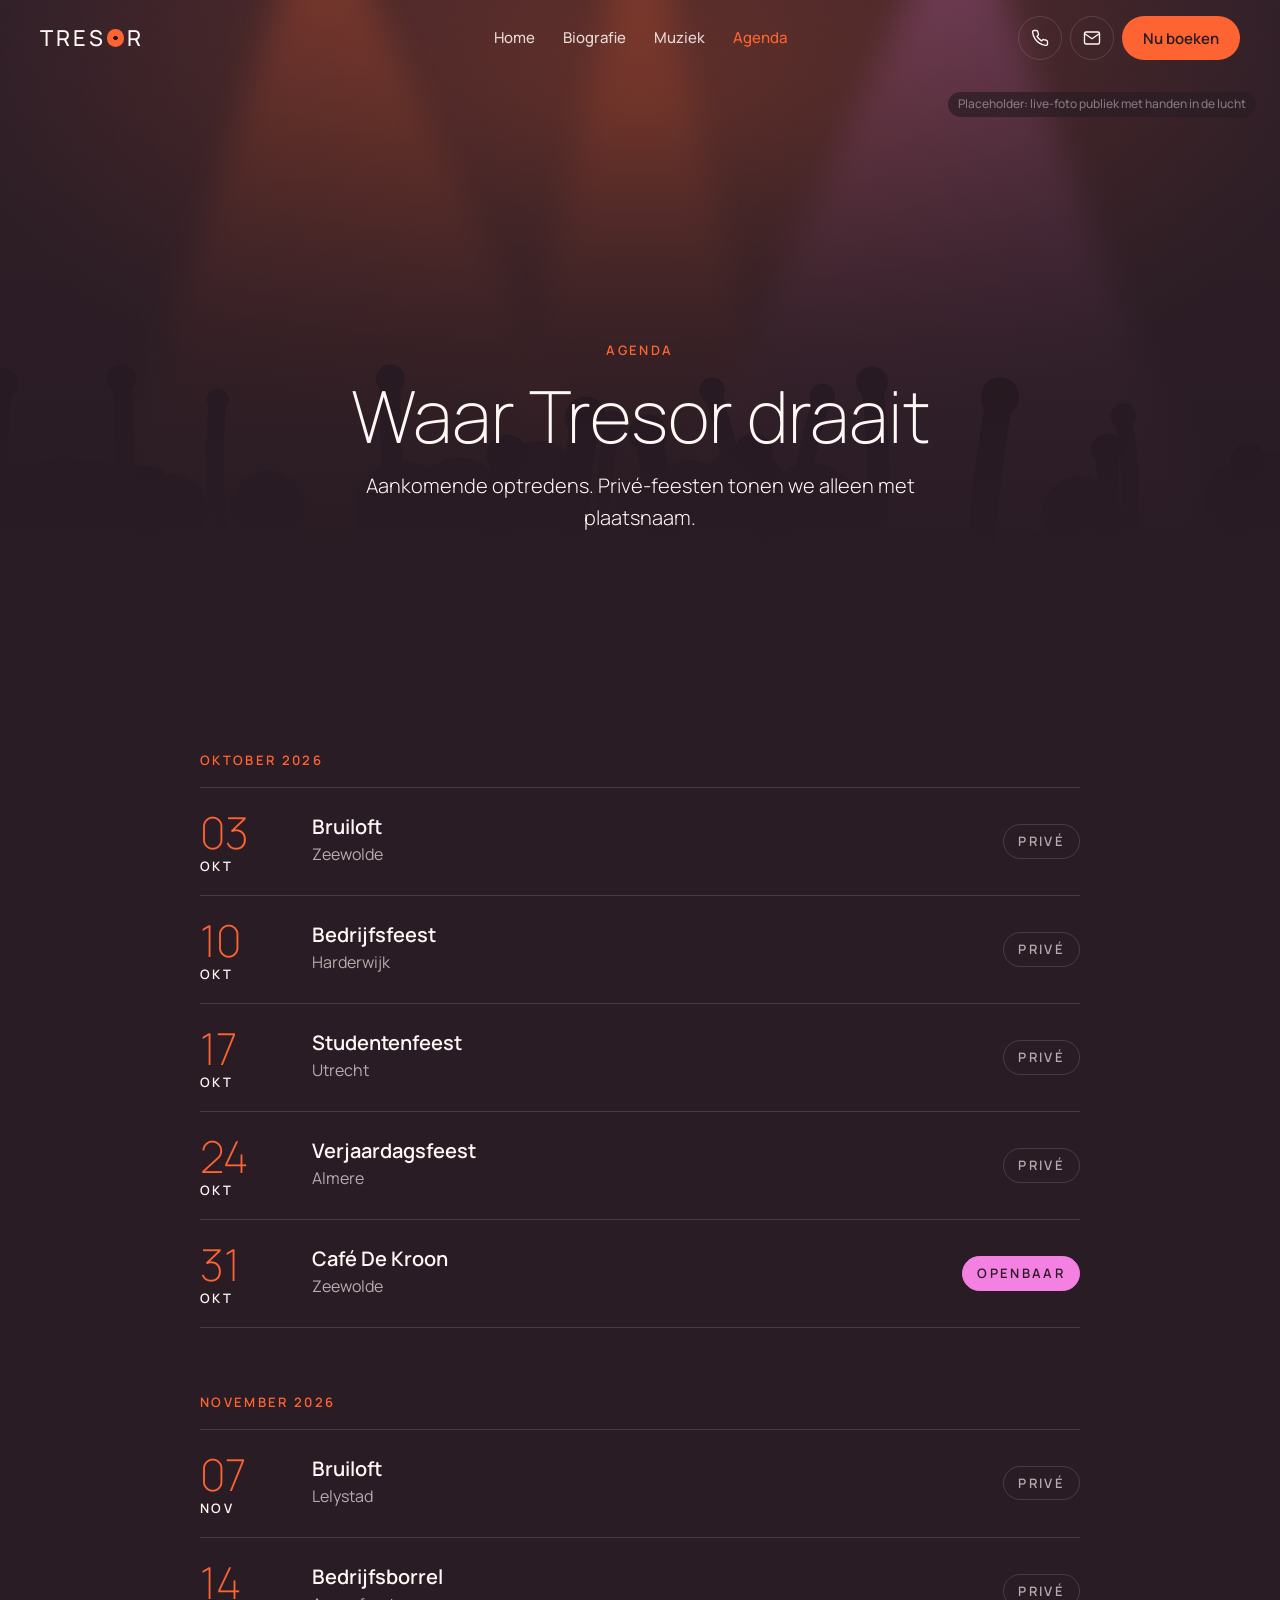
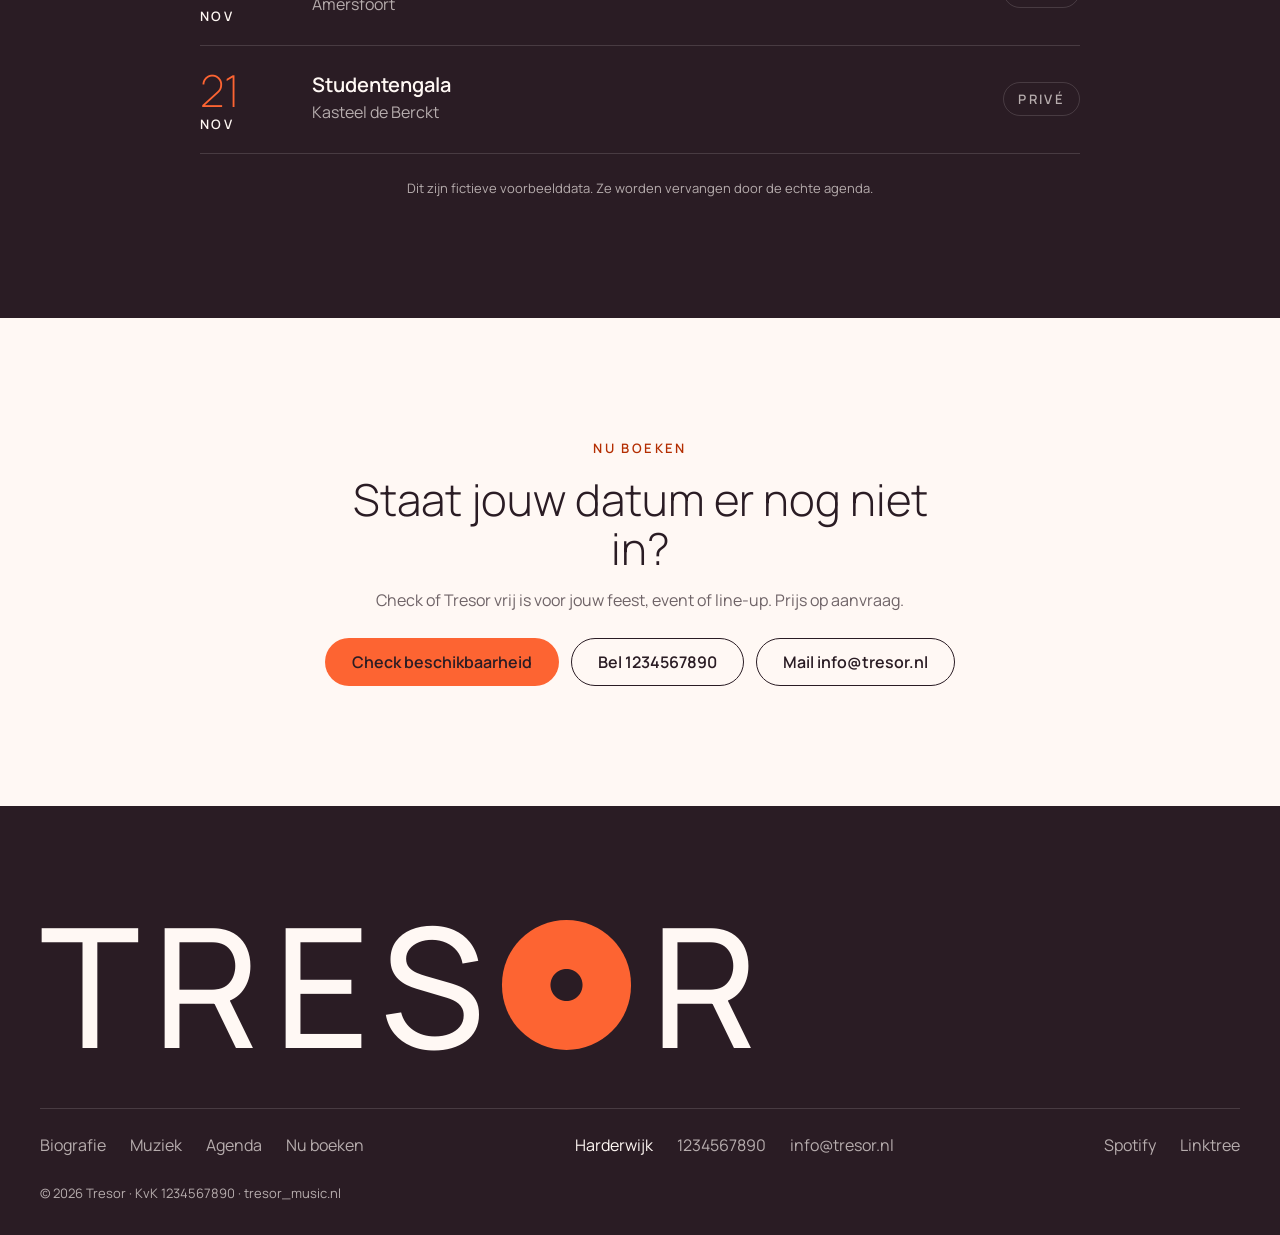
<file: agenda.html>
<!DOCTYPE html>
<html lang="nl">
<head>
<meta charset="UTF-8">
<meta name="viewport" content="width=device-width, initial-scale=1, viewport-fit=cover">
<title>Agenda | Tresor, DJ uit Harderwijk</title>
<meta name="description" content="Bekijk de agenda van Tresor, DJ en zanger uit Harderwijk: aankomende optredens op bruiloften, bedrijfsfeesten en studentengala's.">
<link rel="preconnect" href="https://fonts.googleapis.com">
<link rel="preconnect" href="https://fonts.gstatic.com" crossorigin>
<link href="https://fonts.googleapis.com/css2?family=Manrope:wght@200;300;400;500;600&display=swap" rel="stylesheet">
<link rel="stylesheet" href="styles.css">
<script src="main.js" defer></script>
</head>
<body>
<!-- Gegenereerde sfeer-illustraties (SVG). Vervang per plek door een echte foto: verwijder de <svg class="scene"> en zet een <img> in de .ph -->
<svg class="sprite" aria-hidden="true" width="0" height="0" style="position:absolute"><defs>
<linearGradient id="gBeamO" x1="0" y1="0" x2="0" y2="1"><stop offset="0" stop-color="#FD6432" stop-opacity=".42"/><stop offset="1" stop-color="#FD6432" stop-opacity="0"/></linearGradient>
<linearGradient id="gBeamP" x1="0" y1="0" x2="0" y2="1"><stop offset="0" stop-color="#F480E1" stop-opacity=".36"/><stop offset="1" stop-color="#F480E1" stop-opacity="0"/></linearGradient>
<linearGradient id="gBg" x1="0" y1="0" x2="0" y2="1"><stop offset="0" stop-color="#37232d"/><stop offset="1" stop-color="#2A1C24"/></linearGradient>
<radialGradient id="gHazeO"><stop offset="0" stop-color="#FD6432" stop-opacity=".45"/><stop offset="1" stop-color="#FD6432" stop-opacity="0"/></radialGradient>
<radialGradient id="gHazeP"><stop offset="0" stop-color="#F480E1" stop-opacity=".35"/><stop offset="1" stop-color="#F480E1" stop-opacity="0"/></radialGradient>
<linearGradient id="gSun" x1="0" y1="0" x2="0" y2="1"><stop offset="0" stop-color="#FD6432"/><stop offset="1" stop-color="#F480E1"/></linearGradient>
<filter id="fBlur" x="-50%" y="-50%" width="200%" height="200%"><feGaussianBlur stdDeviation="14"/></filter>
<filter id="fBeam" x="-50%" y="-10%" width="200%" height="120%"><feGaussianBlur stdDeviation="10"/></filter>
<filter id="fSoft" x="-50%" y="-50%" width="200%" height="200%"><feGaussianBlur stdDeviation="4"/></filter>
</defs><symbol id="s-hero" viewBox="0 0 1600 900" preserveAspectRatio="xMidYMid slice"><rect width="1600" height="900" fill="url(#gBg)"/><ellipse cx="760" cy="360" rx="520" ry="300" fill="url(#gHazeO)"/><polygon points="502 0 538 0 760 820 240 820" fill="url(#gBeamO)" filter="url(#fBeam)"/><polygon points="1022 0 1058 0 1320 820 820 820" fill="url(#gBeamP)" filter="url(#fBeam)"/><polygon points="770 0 790 0 920 700 640 700" fill="url(#gBeamO)" filter="url(#fBeam)"/><rect x="593" y="386" width="33" height="53" fill="#140c11"/><path d="M518 640 C518 450 559 428 610 428 C661 428 702 450 702 640Z" fill="#140c11"/><circle cx="610" cy="360" r="44" fill="#140c11"/><path d="M619 317 A44 44 0 0 1 636 395" stroke="#FD6432" stroke-width="4" fill="none" stroke-linecap="round" opacity=".8"/><path d="M640 410 C680 470 670 540 700 590 C710 610 690 630 670 612" stroke="#FD6432" stroke-opacity=".75" stroke-width="12" fill="none" stroke-linecap="round"/><rect x="943" y="378" width="35" height="55" fill="#140c11"/><path d="M864 640 C864 444 907 421 960 421 C1013 421 1056 444 1056 640Z" fill="#140c11"/><circle cx="960" cy="350" r="46" fill="#140c11"/><path d="M969 305 A46 46 0 0 1 988 387" stroke="#F480E1" stroke-width="4" fill="none" stroke-linecap="round" opacity=".8"/><path d="M900 440 Q860 360 918 344" stroke="#140c11" stroke-width="22" stroke-linecap="round" fill="none"/><circle cx="918" cy="344" r="15" fill="#140c11"/><path d="M1020 440 Q1062 360 1004 344" stroke="#140c11" stroke-width="22" stroke-linecap="round" fill="none"/><circle cx="1004" cy="344" r="15" fill="#140c11"/><path d="M912 350 A48 52 0 0 1 1008 350" stroke="#140c11" stroke-width="12" fill="none"/><rect x="380" y="560" width="840" height="340" fill="#1c1217"/><rect x="380" y="560" width="840" height="4" fill="#FD6432" opacity=".6"/><rect x="-12" y="798" width="28" height="44" fill="#120a0f"/><path d="M-68 1008 C-68 851 -36 833 2 833 C40 833 71 851 71 1008Z" fill="#120a0f"/><circle cx="1.5955061499935823" cy="776.2387177157877" r="36.38632684374735" fill="#120a0f"/><rect x="17" y="791" width="28" height="44" fill="#120a0f"/><path d="M-39 1009 C-39 844 -7 826 31 826 C69 826 100 844 100 1009Z" fill="#120a0f"/><circle cx="30.85927241038999" cy="769.1212798810083" r="36.545753603065776" fill="#120a0f"/><path d="M57 829 Q36 780 40 699" stroke="#120a0f" stroke-width="14" stroke-linecap="round" fill="none"/><circle cx="40" cy="699" r="10" fill="#120a0f"/><rect x="73" y="789" width="23" height="37" fill="#120a0f"/><path d="M27 974 C27 833 53 818 85 818 C117 818 143 833 143 974Z" fill="#120a0f"/><circle cx="85.01155869227559" cy="770.3043328804764" r="30.739560848008928" fill="#120a0f"/><rect x="77" y="802" width="21" height="33" fill="#120a0f"/><path d="M35 956 C35 842 59 828 87 828 C116 828 140 842 140 956Z" fill="#120a0f"/><circle cx="87.46732915329349" cy="785.2034383384029" r="27.631626322408028" fill="#120a0f"/><path d="M255 834 Q277 784 262 686" stroke="#120a0f" stroke-width="14" stroke-linecap="round" fill="none"/><circle cx="262" cy="686" r="10" fill="#120a0f"/><rect x="215" y="793" width="24" height="37" fill="#120a0f"/><path d="M168 977 C168 838 194 823 227 823 C260 823 286 838 286 977Z" fill="#120a0f"/><circle cx="227.01093539857925" cy="774.3418427026422" r="31.233942399529152" fill="#120a0f"/><path d="M337 843 Q315 794 320 680" stroke="#120a0f" stroke-width="14" stroke-linecap="round" fill="none"/><circle cx="320" cy="680" r="10" fill="#120a0f"/><rect x="353" y="803" width="23" height="37" fill="#120a0f"/><path d="M306 975 C306 848 332 832 364 832 C397 832 423 848 423 975Z" fill="#120a0f"/><circle cx="364.30277611658204" cy="784.2570961428694" r="30.89091037967072" fill="#120a0f"/><rect x="357" y="806" width="26" height="41" fill="#120a0f"/><path d="M306 994 C306 855 335 838 370 838 C406 838 435 855 435 994Z" fill="#120a0f"/><circle cx="370.2619884307018" cy="785.5564770377292" r="34.05528250595022" fill="#120a0f"/><rect x="391" y="785" width="29" height="45" fill="#120a0f"/><path d="M334 1015 C334 840 366 821 405 821 C445 821 477 840 477 1015Z" fill="#120a0f"/><circle cx="405.3405834979325" cy="762.8044078041419" r="37.575595367708736" fill="#120a0f"/><rect x="461" y="805" width="26" height="41" fill="#120a0f"/><path d="M408 997 C408 855 438 838 474 838 C510 838 540 855 540 997Z" fill="#120a0f"/><circle cx="474.0789616057682" cy="784.1618361149237" r="34.565804242090394" fill="#120a0f"/><path d="M616 845 Q639 792 606 679" stroke="#120a0f" stroke-width="15" stroke-linecap="round" fill="none"/><circle cx="606" cy="679" r="10" fill="#120a0f"/><rect x="574" y="802" width="25" height="39" fill="#120a0f"/><path d="M524 987 C524 850 552 833 587 833 C621 833 649 850 649 987Z" fill="#120a0f"/><circle cx="586.72647313885" cy="782.5039344851541" r="32.88238822821542" fill="#120a0f"/><path d="M779 845 Q801 796 796 717" stroke="#120a0f" stroke-width="14" stroke-linecap="round" fill="none"/><circle cx="796" cy="717" r="10" fill="#120a0f"/><rect x="739" y="805" width="24" height="37" fill="#120a0f"/><path d="M692 976 C692 850 719 834 751 834 C784 834 810 850 810 976Z" fill="#120a0f"/><circle cx="751.2321523368146" cy="786.269999272837" r="30.925541928150906" fill="#120a0f"/><rect x="749" y="809" width="25" height="40" fill="#120a0f"/><path d="M698 990 C698 857 726 841 761 841 C796 841 825 857 825 990Z" fill="#120a0f"/><circle cx="761.2192622669094" cy="788.8001174171853" r="33.3743903423817" fill="#120a0f"/><rect x="827" y="787" width="23" height="36" fill="#120a0f"/><path d="M781 970 C781 830 807 815 838 815 C869 815 895 830 895 970Z" fill="#120a0f"/><circle cx="838.0171850286142" cy="768.8783926778918" r="29.97144975222809" fill="#120a0f"/><path d="M844 825 Q821 774 853 673" stroke="#120a0f" stroke-width="14" stroke-linecap="round" fill="none"/><circle cx="853" cy="673" r="10" fill="#120a0f"/><rect x="860" y="784" width="24" height="38" fill="#120a0f"/><path d="M812 982 C812 830 839 814 873 814 C906 814 933 830 933 982Z" fill="#120a0f"/><circle cx="872.5359294853611" cy="764.3862129992615" r="32.06504448377653" fill="#120a0f"/><path d="M983 832 Q1009 772 975 677" stroke="#120a0f" stroke-width="17" stroke-linecap="round" fill="none"/><circle cx="975" cy="677" r="12" fill="#120a0f"/><rect x="935" y="783" width="28" height="45" fill="#120a0f"/><path d="M878 1014 C878 838 910 819 949 819 C988 819 1020 838 1020 1014Z" fill="#120a0f"/><circle cx="949.4033160073609" cy="760.9451548652439" r="37.386745917563275" fill="#120a0f"/><rect x="957" y="803" width="28" height="44" fill="#120a0f"/><path d="M901 1008 C901 856 932 837 970 837 C1008 837 1040 856 1040 1008Z" fill="#120a0f"/><circle cx="970.428863297759" cy="780.857903950003" r="36.413348407132666" fill="#120a0f"/><rect x="992" y="801" width="28" height="44" fill="#120a0f"/><path d="M936 1011 C936 854 968 836 1006 836 C1045 836 1076 854 1076 1011Z" fill="#120a0f"/><circle cx="1006.1812987372086" cy="778.8899995263399" r="36.75991569713122" fill="#120a0f"/><rect x="1009" y="793" width="25" height="39" fill="#120a0f"/><path d="M960 983 C960 839 987 823 1021 823 C1055 823 1082 839 1082 983Z" fill="#120a0f"/><circle cx="1021.171479587709" cy="773.3923710333684" r="32.24087581511077" fill="#120a0f"/><rect x="1016" y="793" width="25" height="39" fill="#120a0f"/><path d="M966 986 C966 841 994 824 1028 824 C1062 824 1090 841 1090 986Z" fill="#120a0f"/><circle cx="1028.0717504924255" cy="773.7719773322494" r="32.71113274418469" fill="#120a0f"/><rect x="1069" y="798" width="24" height="39" fill="#120a0f"/><path d="M1020 983 C1020 845 1048 829 1081 829 C1115 829 1142 845 1142 983Z" fill="#120a0f"/><circle cx="1081.1148196061317" cy="778.9324091568086" r="32.08432179134792" fill="#120a0f"/><rect x="1185" y="800" width="22" height="35" fill="#120a0f"/><path d="M1141 963 C1141 842 1166 828 1196 828 C1226 828 1250 842 1250 963Z" fill="#120a0f"/><circle cx="1195.653044170444" cy="783.0505232450065" r="28.85162743357741" fill="#120a0f"/><path d="M1253 837 Q1275 786 1275 693" stroke="#120a0f" stroke-width="15" stroke-linecap="round" fill="none"/><circle cx="1275" cy="693" r="10" fill="#120a0f"/><rect x="1211" y="795" width="25" height="39" fill="#120a0f"/><path d="M1162 984 C1162 842 1190 826 1223 826 C1257 826 1285 842 1285 984Z" fill="#120a0f"/><circle cx="1223.4976039103803" cy="775.8489462543987" r="32.25352751937447" fill="#120a0f"/><path d="M1379 834 Q1401 785 1383 684" stroke="#120a0f" stroke-width="14" stroke-linecap="round" fill="none"/><circle cx="1383" cy="684" r="10" fill="#120a0f"/><rect x="1340" y="794" width="23" height="37" fill="#120a0f"/><path d="M1294 973 C1294 838 1320 823 1352 823 C1384 823 1410 838 1410 973Z" fill="#120a0f"/><circle cx="1351.7967800899976" cy="775.6148650189025" r="30.518198753815703" fill="#120a0f"/><rect x="1342" y="791" width="23" height="36" fill="#120a0f"/><path d="M1296 971 C1296 835 1322 820 1353 820 C1385 820 1411 835 1411 971Z" fill="#120a0f"/><circle cx="1353.4492946381943" cy="772.9025927068064" r="30.23092379649257" fill="#120a0f"/><rect x="1394" y="804" width="20" height="32" fill="#120a0f"/><path d="M1354 948 C1354 843 1376 829 1404 829 C1431 829 1454 843 1454 948Z" fill="#120a0f"/><circle cx="1403.5943037150066" cy="788.7271025507105" r="26.26618962788972" fill="#120a0f"/><rect x="1599" y="805" width="29" height="45" fill="#120a0f"/><path d="M1541 1015 C1541 859 1574 841 1613 841 C1652 841 1684 859 1684 1015Z" fill="#120a0f"/><circle cx="1612.857530237159" cy="782.4543446912228" r="37.559666964635085" fill="#120a0f"/></symbol><symbol id="s-portrait" viewBox="0 0 600 800" preserveAspectRatio="xMidYMid slice"><rect width="600" height="800" fill="url(#gBg)"/><ellipse cx="420" cy="280" rx="300" ry="320" fill="url(#gHazeO)"/><ellipse cx="120" cy="560" rx="220" ry="260" fill="url(#gHazeP)"/><polygon points="462 0 478 0 600 700 330 700" fill="url(#gBeamO)" filter="url(#fBeam)"/><rect x="264" y="358" width="73" height="115" fill="#140c11"/><path d="M90 820 C90 497 184 449 300 449 C416 449 510 497 510 820Z" fill="#140c11"/><circle cx="300" cy="300" r="96" fill="#140c11"/><path d="M319 206 A96 96 0 0 1 358 377" stroke="#FD6432" stroke-width="8" fill="none" stroke-linecap="round" opacity=".8"/><path d="M222 420 Q300 500 378 420" stroke="#241820" stroke-width="18" fill="none" stroke-linecap="round"/><circle cx="222" cy="418" r="24" fill="#241820"/><circle cx="378" cy="418" r="24" fill="#241820"/></symbol><symbol id="s-artwork" viewBox="0 0 600 600" preserveAspectRatio="xMidYMid slice"><rect width="600" height="600" fill="#33242D"/><circle cx="300" cy="330" r="190" fill="url(#gSun)"/><rect x="0" y="360" width="600" height="8" fill="#33242D"/><rect x="0" y="392" width="600" height="12" fill="#33242D"/><rect x="0" y="426" width="600" height="16" fill="#33242D"/><rect x="0" y="462" width="600" height="20" fill="#33242D"/><rect x="0" y="500" width="600" height="26" fill="#33242D"/><rect x="0" y="520" width="600" height="80" fill="#33242D"/><circle cx="300" cy="330" r="20" fill="#33242D"/></symbol><symbol id="s-crowd" viewBox="0 0 800 500" preserveAspectRatio="xMidYMid slice"><rect width="800" height="500" fill="url(#gBg)"/><ellipse cx="400" cy="120" rx="420" ry="220" fill="url(#gHazeO)"/><polygon points="192 0 208 0 420 460 40 460" fill="url(#gBeamO)" filter="url(#fBeam)"/><polygon points="592 0 608 0 780 460 380 460" fill="url(#gBeamP)" filter="url(#fBeam)"/><polygon points="394 0 406 0 500 420 300 420" fill="url(#gBeamO)" filter="url(#fBeam)"/><path d="M-16 431 Q-37 382 -23 285" stroke="#1a1016" stroke-width="14" stroke-linecap="round" fill="none"/><circle cx="-23" cy="285" r="10" fill="#1a1016"/><rect x="-0" y="391" width="23" height="37" fill="#1a1016"/><path d="M-47 564 C-47 436 -20 420 11 420 C43 420 70 436 70 564Z" fill="#1a1016"/><circle cx="11.496353091267299" cy="372.91391305845576" r="30.584684590486795" fill="#1a1016"/><rect x="8" y="395" width="22" height="35" fill="#1a1016"/><path d="M-36 553 C-36 437 -11 422 19 422 C49 422 74 437 74 553Z" fill="#1a1016"/><circle cx="19.129451718915277" cy="377.62394527221625" r="28.820026947612046" fill="#1a1016"/><rect x="20" y="392" width="18" height="29" fill="#1a1016"/><path d="M-17 523 C-17 427 4 415 29 415 C54 415 74 427 74 523Z" fill="#1a1016"/><circle cx="28.71909681075372" cy="378.13878680367196" r="23.878710267871433" fill="#1a1016"/><path d="M64 419 Q83 375 76 290" stroke="#1a1016" stroke-width="12" stroke-linecap="round" fill="none"/><circle cx="76" cy="290" r="9" fill="#1a1016"/><rect x="28" y="383" width="21" height="33" fill="#1a1016"/><path d="M-14 546 C-14 423 10 409 39 409 C68 409 91 423 91 546Z" fill="#1a1016"/><circle cx="38.67855580267991" cy="366.31063605988504" r="27.643682931333867" fill="#1a1016"/><path d="M13 430 Q-9 380 1 293" stroke="#1a1016" stroke-width="14" stroke-linecap="round" fill="none"/><circle cx="1" cy="293" r="10" fill="#1a1016"/><rect x="29" y="390" width="24" height="37" fill="#1a1016"/><path d="M-18 567 C-18 435 8 419 41 419 C73 419 100 435 100 567Z" fill="#1a1016"/><circle cx="40.84648080073592" cy="370.96494964679283" r="31.234413836388615" fill="#1a1016"/><rect x="46" y="385" width="21" height="33" fill="#1a1016"/><path d="M3 546 C3 425 27 411 56 411 C85 411 109 425 109 546Z" fill="#1a1016"/><circle cx="56.198931208846645" cy="368.3430589382444" r="27.74423710258671" fill="#1a1016"/><rect x="73" y="391" width="22" height="35" fill="#1a1016"/><path d="M28 556 C28 433 53 419 84 419 C115 419 140 433 140 556Z" fill="#1a1016"/><circle cx="83.9936473657023" cy="373.25201656792626" r="29.294452894392176" fill="#1a1016"/><rect x="98" y="386" width="18" height="28" fill="#1a1016"/><path d="M63 519 C63 420 82 408 107 408 C131 408 151 420 151 519Z" fill="#1a1016"/><circle cx="106.71330609658162" cy="372.24611036569814" r="23.18065778254962" fill="#1a1016"/><path d="M146 415 Q130 378 136 303" stroke="#1a1016" stroke-width="11" stroke-linecap="round" fill="none"/><circle cx="136" cy="303" r="7" fill="#1a1016"/><rect x="159" y="385" width="18" height="28" fill="#1a1016"/><path d="M123 521 C123 419 143 407 168 407 C192 407 212 419 212 521Z" fill="#1a1016"/><circle cx="167.5207302698922" cy="370.79973079729" r="23.51984534660505" fill="#1a1016"/><rect x="240" y="391" width="23" height="37" fill="#1a1016"/><path d="M194 565 C194 435 220 420 252 420 C284 420 310 435 310 565Z" fill="#1a1016"/><circle cx="252.01952245985638" cy="372.28061188574844" r="30.754778118308884" fill="#1a1016"/><path d="M262 420 Q242 375 244 290" stroke="#1a1016" stroke-width="13" stroke-linecap="round" fill="none"/><circle cx="244" cy="290" r="9" fill="#1a1016"/><rect x="277" y="384" width="21" height="34" fill="#1a1016"/><path d="M234 548 C234 424 258 410 287 410 C316 410 340 424 340 548Z" fill="#1a1016"/><circle cx="287.17869020657184" cy="367.03646647420277" r="27.943698771050183" fill="#1a1016"/><rect x="302" y="396" width="22" height="34" fill="#1a1016"/><path d="M259 552 C259 437 283 423 313 423 C343 423 368 437 368 552Z" fill="#1a1016"/><circle cx="313.2115987066553" cy="378.6098682011403" r="28.641522054746744" fill="#1a1016"/><rect x="326" y="374" width="22" height="34" fill="#1a1016"/><path d="M283 551 C283 416 307 402 337 402 C366 402 391 416 391 551Z" fill="#1a1016"/><circle cx="336.59611887971175" cy="357.3802231634423" r="28.471288545276686" fill="#1a1016"/><rect x="335" y="387" width="19" height="30" fill="#1a1016"/><path d="M297 529 C297 423 318 411 344 411 C370 411 391 423 391 529Z" fill="#1a1016"/><circle cx="344.26237427640416" cy="372.33171444621394" r="24.845955320941492" fill="#1a1016"/><path d="M386 414 Q371 378 383 317" stroke="#1a1016" stroke-width="10" stroke-linecap="round" fill="none"/><circle cx="383" cy="317" r="7" fill="#1a1016"/><rect x="398" y="385" width="17" height="27" fill="#1a1016"/><path d="M364 513 C364 417 383 406 406 406 C429 406 448 417 448 513Z" fill="#1a1016"/><circle cx="406.24601587911303" cy="371.79082538089705" r="22.225629280555886" fill="#1a1016"/><path d="M453 413 Q470 373 445 297" stroke="#1a1016" stroke-width="11" stroke-linecap="round" fill="none"/><circle cx="445" cy="297" r="8" fill="#1a1016"/><rect x="421" y="380" width="19" height="30" fill="#1a1016"/><path d="M383 529 C383 416 404 404 430 404 C456 404 477 416 477 529Z" fill="#1a1016"/><circle cx="430.1408836176189" cy="365.30697084990646" r="24.874319264988618" fill="#1a1016"/><rect x="454" y="377" width="21" height="33" fill="#1a1016"/><path d="M413 545 C413 417 436 403 465 403 C493 403 517 417 517 545Z" fill="#1a1016"/><circle cx="464.7664768386989" cy="360.56951401991466" r="27.494399091440375" fill="#1a1016"/><path d="M535 431 Q556 382 545 292" stroke="#1a1016" stroke-width="14" stroke-linecap="round" fill="none"/><circle cx="545" cy="292" r="10" fill="#1a1016"/><rect x="495" y="392" width="23" height="37" fill="#1a1016"/><path d="M449 564 C449 436 475 421 507 421 C539 421 565 436 565 564Z" fill="#1a1016"/><circle cx="507.04390682069504" cy="373.17537745833994" r="30.63984469698515" fill="#1a1016"/><path d="M505 425 Q488 386 514 301" stroke="#1a1016" stroke-width="11" stroke-linecap="round" fill="none"/><circle cx="514" cy="301" r="8" fill="#1a1016"/><rect x="518" y="393" width="18" height="29" fill="#1a1016"/><path d="M481 526 C481 428 501 416 527 416 C552 416 573 428 573 526Z" fill="#1a1016"/><circle cx="526.7849573534771" cy="378.38627862641624" r="24.307515081086823" fill="#1a1016"/><path d="M696 420 Q713 382 702 313" stroke="#1a1016" stroke-width="11" stroke-linecap="round" fill="none"/><circle cx="702" cy="313" r="8" fill="#1a1016"/><rect x="666" y="389" width="18" height="29" fill="#1a1016"/><path d="M629 523 C629 423 650 412 675 412 C699 412 720 423 720 523Z" fill="#1a1016"/><circle cx="674.555784724512" cy="374.6267548216682" r="23.823428739811973" fill="#1a1016"/><rect x="767" y="378" width="18" height="28" fill="#1a1016"/><path d="M732 520 C732 412 752 400 776 400 C800 400 820 412 820 520Z" fill="#1a1016"/><circle cx="776.0755116638848" cy="364.0154652768267" r="23.25491512495977" fill="#1a1016"/><path d="M826 417 Q846 372 827 287" stroke="#1a1016" stroke-width="13" stroke-linecap="round" fill="none"/><circle cx="827" cy="287" r="9" fill="#1a1016"/><rect x="789" y="380" width="22" height="34" fill="#1a1016"/><path d="M746 551 C746 422 770 407 800 407 C830 407 854 422 854 551Z" fill="#1a1016"/><circle cx="800.0542886980528" cy="363.10351483811" r="28.54966463716329" fill="#1a1016"/><path d="M-19 503 Q-45 443 -38 345" stroke="#120a0f" stroke-width="17" stroke-linecap="round" fill="none"/><circle cx="-38" cy="345" r="12" fill="#120a0f"/><rect x="1" y="454" width="29" height="45" fill="#120a0f"/><path d="M-57 677 C-57 509 -24 490 15 490 C55 490 87 509 87 677Z" fill="#120a0f"/><circle cx="15.179482550670642" cy="431.3622039861755" r="37.84707040240609" fill="#120a0f"/><rect x="45" y="447" width="23" height="37" fill="#120a0f"/><path d="M-2 633 C-2 491 24 476 56 476 C88 476 114 491 114 633Z" fill="#120a0f"/><circle cx="56.1632514931451" cy="428.58939486526225" r="30.427833365518595" fill="#120a0f"/><rect x="44" y="463" width="30" height="47" fill="#120a0f"/><path d="M-16 686 C-16 520 18 501 59 501 C100 501 134 520 134 686Z" fill="#120a0f"/><circle cx="59.06370323254352" cy="439.7316001729186" r="39.33730087851892" fill="#120a0f"/><path d="M106 505 Q83 454 95 355" stroke="#120a0f" stroke-width="15" stroke-linecap="round" fill="none"/><circle cx="95" cy="355" r="10" fill="#120a0f"/><rect x="123" y="463" width="25" height="39" fill="#120a0f"/><path d="M74 644 C74 510 101 494 135 494 C169 494 197 510 197 644Z" fill="#120a0f"/><circle cx="135.11468883809636" cy="443.95439921399424" r="32.3438565301112" fill="#120a0f"/><rect x="222" y="443" width="25" height="40" fill="#120a0f"/><path d="M172 650 C172 492 200 475 235 475 C270 475 298 492 298 650Z" fill="#120a0f"/><circle cx="234.8570606046014" cy="423.3921461496367" r="33.33795479596663" fill="#120a0f"/><path d="M324 503 Q296 439 317 338" stroke="#120a0f" stroke-width="18" stroke-linecap="round" fill="none"/><circle cx="317" cy="338" r="13" fill="#120a0f"/><rect x="345" y="451" width="30" height="48" fill="#120a0f"/><path d="M284 690 C284 509 318 489 360 489 C402 489 436 509 436 690Z" fill="#120a0f"/><circle cx="359.99882494824766" cy="427.3033276434422" r="40.08258659391434" fill="#120a0f"/><path d="M404 517 Q430 458 405 324" stroke="#120a0f" stroke-width="17" stroke-linecap="round" fill="none"/><circle cx="405" cy="324" r="12" fill="#120a0f"/><rect x="357" y="469" width="28" height="44" fill="#120a0f"/><path d="M301 671 C301 522 333 504 371 504 C410 504 441 522 441 671Z" fill="#120a0f"/><circle cx="371.1460588838096" cy="446.82628323645076" r="36.75770712789487" fill="#120a0f"/><path d="M370 526 Q342 462 366 314" stroke="#120a0f" stroke-width="18" stroke-linecap="round" fill="none"/><circle cx="366" cy="314" r="13" fill="#120a0f"/><rect x="391" y="474" width="31" height="48" fill="#120a0f"/><path d="M330 691 C330 532 365 512 407 512 C449 512 483 532 483 691Z" fill="#120a0f"/><circle cx="406.5866693723077" cy="449.9824888979333" r="40.16771727963365" fill="#120a0f"/><rect x="397" y="469" width="26" height="42" fill="#120a0f"/><path d="M344 659 C344 519 374 502 410 502 C446 502 476 519 476 659Z" fill="#120a0f"/><circle cx="410.0032567951166" cy="447.96841844458874" r="34.76909265695137" fill="#120a0f"/><path d="M486 516 Q513 453 471 336" stroke="#120a0f" stroke-width="18" stroke-linecap="round" fill="none"/><circle cx="471" cy="336" r="12" fill="#120a0f"/><rect x="435" y="465" width="30" height="47" fill="#120a0f"/><path d="M375 686 C375 522 409 502 450 502 C491 502 525 522 525 686Z" fill="#120a0f"/><circle cx="450.2088043076166" cy="441.509162967417" r="39.342130304119806" fill="#120a0f"/><rect x="458" y="470" width="31" height="49" fill="#120a0f"/><path d="M395 696 C395 530 430 509 473 509 C516 509 551 530 551 696Z" fill="#120a0f"/><circle cx="473.40325623391345" cy="445.5772491419517" r="41.07417244774029" fill="#120a0f"/><path d="M482 496 Q461 448 479 366" stroke="#120a0f" stroke-width="14" stroke-linecap="round" fill="none"/><circle cx="479" cy="366" r="9" fill="#120a0f"/><rect x="498" y="457" width="23" height="36" fill="#120a0f"/><path d="M452 631 C452 501 478 485 509 485 C541 485 566 501 566 631Z" fill="#120a0f"/><circle cx="509.10148498211356" cy="438.79254683892793" r="30.1314601653719" fill="#120a0f"/><rect x="548" y="469" width="29" height="47" fill="#120a0f"/><path d="M489 683 C489 525 522 506 562 506 C603 506 636 525 636 683Z" fill="#120a0f"/><circle cx="562.4883253346409" cy="445.9365911009979" r="38.78273058857221" fill="#120a0f"/><path d="M674 499 Q696 449 692 334" stroke="#120a0f" stroke-width="14" stroke-linecap="round" fill="none"/><circle cx="692" cy="334" r="10" fill="#120a0f"/><rect x="634" y="458" width="24" height="38" fill="#120a0f"/><path d="M586 638 C586 504 613 488 646 488 C679 488 706 504 706 638Z" fill="#120a0f"/><circle cx="646.1005729167603" cy="439.43125983965245" r="31.398095851676466" fill="#120a0f"/><path d="M627 491 Q601 432 625 301" stroke="#120a0f" stroke-width="17" stroke-linecap="round" fill="none"/><circle cx="625" cy="301" r="12" fill="#120a0f"/><rect x="646" y="443" width="28" height="45" fill="#120a0f"/><path d="M590 673 C590 496 621 478 660 478 C699 478 731 496 731 673Z" fill="#120a0f"/><circle cx="660.1014088684291" cy="420.37192921896343" r="37.11288752890931" fill="#120a0f"/><rect x="742" y="470" width="29" height="45" fill="#120a0f"/><path d="M685 676 C685 524 717 505 756 505 C796 505 828 524 828 676Z" fill="#120a0f"/><circle cx="756.3368905799326" cy="446.9738014239823" r="37.70202787908553" fill="#120a0f"/><rect x="778" y="463" width="25" height="39" fill="#120a0f"/><path d="M729 645 C729 510 756 494 790 494 C824 494 852 510 852 645Z" fill="#120a0f"/><circle cx="790.396536145476" cy="443.2726092372438" r="32.55892042293027" fill="#120a0f"/><path d="M774 506 Q751 452 780 341" stroke="#120a0f" stroke-width="15" stroke-linecap="round" fill="none"/><circle cx="780" cy="341" r="11" fill="#120a0f"/><rect x="792" y="462" width="26" height="41" fill="#120a0f"/><path d="M741 654 C741 512 770 495 805 495 C841 495 870 512 870 654Z" fill="#120a0f"/><circle cx="805.0424734709737" cy="441.95242036916704" r="33.94746510657276" fill="#120a0f"/></symbol><symbol id="s-confetti" viewBox="0 0 800 500" preserveAspectRatio="xMidYMid slice"><rect x="498" y="245" width="7" height="12" rx="1" fill="#FD6432" opacity="0.85" transform="rotate(151 498 245)"/><rect x="199" y="17" width="7" height="12" rx="1" fill="#F480E1" opacity="0.71" transform="rotate(20 199 17)"/><rect x="197" y="179" width="7" height="12" rx="1" fill="#F480E1" opacity="0.60" transform="rotate(2 197 179)"/><rect x="224" y="302" width="7" height="12" rx="1" fill="#FD6432" opacity="0.86" transform="rotate(29 224 302)"/><rect x="111" y="204" width="7" height="12" rx="1" fill="#F480E1" opacity="0.94" transform="rotate(24 111 204)"/><rect x="4" y="255" width="7" height="12" rx="1" fill="#F480E1" opacity="0.63" transform="rotate(157 4 255)"/><rect x="769" y="178" width="7" height="12" rx="1" fill="#F480E1" opacity="0.94" transform="rotate(33 769 178)"/><rect x="158" y="318" width="7" height="12" rx="1" fill="#FD6432" opacity="0.66" transform="rotate(54 158 318)"/><rect x="133" y="48" width="7" height="12" rx="1" fill="#FD6432" opacity="0.87" transform="rotate(60 133 48)"/><rect x="469" y="197" width="7" height="12" rx="1" fill="#FFF8F4" opacity="0.66" transform="rotate(12 469 197)"/><rect x="245" y="230" width="7" height="12" rx="1" fill="#F480E1" opacity="0.82" transform="rotate(87 245 230)"/><rect x="46" y="322" width="7" height="12" rx="1" fill="#FD6432" opacity="0.66" transform="rotate(171 46 322)"/><rect x="323" y="181" width="7" height="12" rx="1" fill="#FD6432" opacity="0.76" transform="rotate(66 323 181)"/><rect x="7" y="15" width="7" height="12" rx="1" fill="#F480E1" opacity="0.93" transform="rotate(112 7 15)"/><rect x="95" y="81" width="7" height="12" rx="1" fill="#FD6432" opacity="0.66" transform="rotate(62 95 81)"/><rect x="420" y="256" width="7" height="12" rx="1" fill="#FD6432" opacity="0.85" transform="rotate(106 420 256)"/><rect x="294" y="98" width="7" height="12" rx="1" fill="#FD6432" opacity="0.54" transform="rotate(170 294 98)"/><rect x="273" y="202" width="7" height="12" rx="1" fill="#F480E1" opacity="0.92" transform="rotate(61 273 202)"/><rect x="436" y="103" width="7" height="12" rx="1" fill="#FFF8F4" opacity="0.86" transform="rotate(55 436 103)"/><rect x="501" y="238" width="7" height="12" rx="1" fill="#FFF8F4" opacity="0.57" transform="rotate(179 501 238)"/><rect x="39" y="326" width="7" height="12" rx="1" fill="#FD6432" opacity="0.83" transform="rotate(6 39 326)"/><rect x="275" y="83" width="7" height="12" rx="1" fill="#FD6432" opacity="0.94" transform="rotate(26 275 83)"/><rect x="511" y="265" width="7" height="12" rx="1" fill="#FFF8F4" opacity="0.56" transform="rotate(151 511 265)"/><rect x="585" y="313" width="7" height="12" rx="1" fill="#FD6432" opacity="0.70" transform="rotate(19 585 313)"/><rect x="119" y="279" width="7" height="12" rx="1" fill="#FFF8F4" opacity="0.91" transform="rotate(25 119 279)"/><rect x="496" y="56" width="7" height="12" rx="1" fill="#FD6432" opacity="0.81" transform="rotate(173 496 56)"/><rect x="254" y="90" width="7" height="12" rx="1" fill="#FD6432" opacity="0.57" transform="rotate(73 254 90)"/><rect x="302" y="326" width="7" height="12" rx="1" fill="#F480E1" opacity="0.72" transform="rotate(113 302 326)"/><rect x="271" y="29" width="7" height="12" rx="1" fill="#FFF8F4" opacity="0.75" transform="rotate(93 271 29)"/><rect x="402" y="21" width="7" height="12" rx="1" fill="#FFF8F4" opacity="0.80" transform="rotate(125 402 21)"/><rect x="608" y="120" width="7" height="12" rx="1" fill="#FFF8F4" opacity="0.62" transform="rotate(150 608 120)"/><rect x="785" y="236" width="7" height="12" rx="1" fill="#FFF8F4" opacity="0.76" transform="rotate(117 785 236)"/><rect x="9" y="181" width="7" height="12" rx="1" fill="#FFF8F4" opacity="0.62" transform="rotate(59 9 181)"/><rect x="231" y="165" width="7" height="12" rx="1" fill="#FFF8F4" opacity="0.79" transform="rotate(63 231 165)"/><rect x="590" y="273" width="7" height="12" rx="1" fill="#FFF8F4" opacity="0.58" transform="rotate(166 590 273)"/><rect x="694" y="148" width="7" height="12" rx="1" fill="#FFF8F4" opacity="0.73" transform="rotate(172 694 148)"/><rect x="423" y="55" width="7" height="12" rx="1" fill="#FFF8F4" opacity="0.71" transform="rotate(169 423 55)"/><rect x="553" y="237" width="7" height="12" rx="1" fill="#FD6432" opacity="0.85" transform="rotate(31 553 237)"/><rect x="465" y="220" width="7" height="12" rx="1" fill="#FD6432" opacity="0.75" transform="rotate(54 465 220)"/><rect x="694" y="89" width="7" height="12" rx="1" fill="#FD6432" opacity="0.76" transform="rotate(35 694 89)"/><rect x="499" y="60" width="7" height="12" rx="1" fill="#F480E1" opacity="0.52" transform="rotate(114 499 60)"/><rect x="377" y="75" width="7" height="12" rx="1" fill="#FD6432" opacity="0.55" transform="rotate(161 377 75)"/><rect x="774" y="159" width="7" height="12" rx="1" fill="#FD6432" opacity="0.66" transform="rotate(75 774 159)"/><rect x="530" y="24" width="7" height="12" rx="1" fill="#F480E1" opacity="0.91" transform="rotate(43 530 24)"/><rect x="1" y="134" width="7" height="12" rx="1" fill="#FFF8F4" opacity="0.89" transform="rotate(154 1 134)"/><rect x="551" y="181" width="7" height="12" rx="1" fill="#FD6432" opacity="0.64" transform="rotate(99 551 181)"/><rect x="236" y="169" width="7" height="12" rx="1" fill="#FFF8F4" opacity="0.87" transform="rotate(172 236 169)"/><rect x="335" y="268" width="7" height="12" rx="1" fill="#FFF8F4" opacity="0.57" transform="rotate(84 335 268)"/><rect x="306" y="157" width="7" height="12" rx="1" fill="#F480E1" opacity="0.77" transform="rotate(174 306 157)"/><rect x="281" y="295" width="7" height="12" rx="1" fill="#FD6432" opacity="0.65" transform="rotate(69 281 295)"/><rect x="733" y="178" width="7" height="12" rx="1" fill="#FFF8F4" opacity="0.90" transform="rotate(113 733 178)"/><rect x="301" y="142" width="7" height="12" rx="1" fill="#F480E1" opacity="0.72" transform="rotate(89 301 142)"/><rect x="567" y="127" width="7" height="12" rx="1" fill="#F480E1" opacity="0.62" transform="rotate(107 567 127)"/><rect x="785" y="164" width="7" height="12" rx="1" fill="#FD6432" opacity="0.93" transform="rotate(4 785 164)"/><rect x="246" y="307" width="7" height="12" rx="1" fill="#F480E1" opacity="0.55" transform="rotate(86 246 307)"/><rect x="497" y="146" width="7" height="12" rx="1" fill="#FFF8F4" opacity="0.56" transform="rotate(7 497 146)"/><rect x="314" y="158" width="7" height="12" rx="1" fill="#FFF8F4" opacity="0.71" transform="rotate(44 314 158)"/><rect x="29" y="162" width="7" height="12" rx="1" fill="#F480E1" opacity="0.63" transform="rotate(130 29 162)"/><rect x="394" y="328" width="7" height="12" rx="1" fill="#FD6432" opacity="0.56" transform="rotate(3 394 328)"/><rect x="226" y="234" width="7" height="12" rx="1" fill="#FFF8F4" opacity="0.51" transform="rotate(132 226 234)"/><rect x="280" y="225" width="7" height="12" rx="1" fill="#F480E1" opacity="0.61" transform="rotate(7 280 225)"/><rect x="364" y="302" width="7" height="12" rx="1" fill="#F480E1" opacity="0.85" transform="rotate(3 364 302)"/><rect x="342" y="190" width="7" height="12" rx="1" fill="#FD6432" opacity="0.88" transform="rotate(155 342 190)"/><rect x="381" y="225" width="7" height="12" rx="1" fill="#F480E1" opacity="0.71" transform="rotate(162 381 225)"/><rect x="607" y="100" width="7" height="12" rx="1" fill="#FD6432" opacity="0.69" transform="rotate(125 607 100)"/><rect x="229" y="258" width="7" height="12" rx="1" fill="#FFF8F4" opacity="0.72" transform="rotate(26 229 258)"/><rect x="439" y="164" width="7" height="12" rx="1" fill="#FFF8F4" opacity="0.69" transform="rotate(97 439 164)"/><rect x="433" y="16" width="7" height="12" rx="1" fill="#F480E1" opacity="0.54" transform="rotate(48 433 16)"/><rect x="50" y="311" width="7" height="12" rx="1" fill="#FFF8F4" opacity="0.94" transform="rotate(130 50 311)"/><rect x="799" y="231" width="7" height="12" rx="1" fill="#FD6432" opacity="0.56" transform="rotate(22 799 231)"/><rect x="492" y="272" width="7" height="12" rx="1" fill="#FD6432" opacity="0.56" transform="rotate(128 492 272)"/><rect x="234" y="303" width="7" height="12" rx="1" fill="#F480E1" opacity="0.58" transform="rotate(33 234 303)"/><rect x="642" y="22" width="7" height="12" rx="1" fill="#F480E1" opacity="0.55" transform="rotate(8 642 22)"/><rect x="303" y="24" width="7" height="12" rx="1" fill="#FD6432" opacity="0.55" transform="rotate(103 303 24)"/><rect x="319" y="206" width="7" height="12" rx="1" fill="#FD6432" opacity="0.64" transform="rotate(78 319 206)"/><rect x="480" y="162" width="7" height="12" rx="1" fill="#FFF8F4" opacity="0.56" transform="rotate(165 480 162)"/><rect x="236" y="188" width="7" height="12" rx="1" fill="#FFF8F4" opacity="0.75" transform="rotate(164 236 188)"/><rect x="497" y="87" width="7" height="12" rx="1" fill="#F480E1" opacity="0.84" transform="rotate(46 497 87)"/><rect x="414" y="44" width="7" height="12" rx="1" fill="#F480E1" opacity="0.70" transform="rotate(155 414 44)"/><rect x="311" y="43" width="7" height="12" rx="1" fill="#FD6432" opacity="0.54" transform="rotate(118 311 43)"/><rect x="534" y="30" width="7" height="12" rx="1" fill="#FD6432" opacity="0.70" transform="rotate(91 534 30)"/><rect x="312" y="153" width="7" height="12" rx="1" fill="#FFF8F4" opacity="0.74" transform="rotate(19 312 153)"/><rect x="434" y="127" width="7" height="12" rx="1" fill="#F480E1" opacity="0.69" transform="rotate(170 434 127)"/><rect x="636" y="247" width="7" height="12" rx="1" fill="#FD6432" opacity="0.80" transform="rotate(175 636 247)"/><rect x="656" y="46" width="7" height="12" rx="1" fill="#FD6432" opacity="0.61" transform="rotate(64 656 46)"/><rect x="267" y="203" width="7" height="12" rx="1" fill="#FFF8F4" opacity="0.67" transform="rotate(143 267 203)"/><rect x="578" y="118" width="7" height="12" rx="1" fill="#FFF8F4" opacity="0.70" transform="rotate(145 578 118)"/><rect x="681" y="171" width="7" height="12" rx="1" fill="#F480E1" opacity="0.68" transform="rotate(133 681 171)"/><rect x="78" y="11" width="7" height="12" rx="1" fill="#F480E1" opacity="0.72" transform="rotate(35 78 11)"/><rect x="750" y="218" width="7" height="12" rx="1" fill="#FFF8F4" opacity="0.71" transform="rotate(0 750 218)"/></symbol><symbol id="s-duo" viewBox="0 0 800 400" preserveAspectRatio="xMidYMid slice"><rect width="800" height="400" fill="url(#gBg)"/><ellipse cx="400" cy="140" rx="360" ry="180" fill="url(#gHazeP)"/><polygon points="294 0 306 0 440 380 160 380" fill="url(#gBeamO)" filter="url(#fBeam)"/><polygon points="514 0 526 0 660 380 400 380" fill="url(#gBeamP)" filter="url(#fBeam)"/><rect x="289" y="193" width="23" height="36" fill="#140c11"/><path d="M236 320 C236 236 265 222 300 222 C335 222 364 236 364 320Z" fill="#140c11"/><circle cx="300" cy="175" r="30" fill="#140c11"/><path d="M306 146 A30 30 0 0 1 318 199" stroke="#FD6432" stroke-width="2" fill="none" stroke-linecap="round" opacity=".8"/><path d="M318 211 C346 250 338 280 356 296" stroke="#FD6432" stroke-opacity=".75" stroke-width="8" fill="none" stroke-linecap="round"/><rect x="498" y="190" width="24" height="37" fill="#140c11"/><path d="M444 320 C444 235 474 219 510 219 C546 219 576 235 576 320Z" fill="#140c11"/><circle cx="510" cy="171" r="31" fill="#140c11"/><path d="M516 141 A31 31 0 0 1 529 196" stroke="#F480E1" stroke-width="2" fill="none" stroke-linecap="round" opacity=".8"/><path d="M478 173 A33 36 0 0 1 542 173" stroke="#140c11" stroke-width="8" fill="none"/><rect x="0" y="270" width="800" height="130" fill="#1c1217"/><rect x="0" y="270" width="800" height="3" fill="#FD6432" opacity=".6"/></symbol><symbol id="s-deck" viewBox="0 0 400 400" preserveAspectRatio="xMidYMid slice"><rect width="400" height="400" fill="#1c1217"/><ellipse cx="80" cy="60" rx="260" ry="200" fill="url(#gHazeO)"/><circle cx="190" cy="210" r="150" fill="#0f090c"/><circle cx="190" cy="210" r="60" fill="none" stroke="#FFF8F4" stroke-opacity=".07"/><circle cx="190" cy="210" r="69" fill="none" stroke="#FFF8F4" stroke-opacity=".07"/><circle cx="190" cy="210" r="78" fill="none" stroke="#FFF8F4" stroke-opacity=".07"/><circle cx="190" cy="210" r="87" fill="none" stroke="#FFF8F4" stroke-opacity=".07"/><circle cx="190" cy="210" r="96" fill="none" stroke="#FFF8F4" stroke-opacity=".07"/><circle cx="190" cy="210" r="105" fill="none" stroke="#FFF8F4" stroke-opacity=".07"/><circle cx="190" cy="210" r="114" fill="none" stroke="#FFF8F4" stroke-opacity=".07"/><circle cx="190" cy="210" r="123" fill="none" stroke="#FFF8F4" stroke-opacity=".07"/><circle cx="190" cy="210" r="132" fill="none" stroke="#FFF8F4" stroke-opacity=".07"/><circle cx="190" cy="210" r="141" fill="none" stroke="#FFF8F4" stroke-opacity=".07"/><path d="M70 150 A135 135 0 0 1 150 85" stroke="#FD6432" stroke-opacity=".5" stroke-width="3" fill="none"/><circle cx="190" cy="210" r="46" fill="#FD6432"/><circle cx="190" cy="210" r="8" fill="#2A1C24"/><circle cx="350" cy="70" r="16" fill="#2c1f26"/><path d="M350 70 L360 250 L262 300" stroke="#FFF8F4" stroke-opacity=".55" stroke-width="7" fill="none" stroke-linecap="round" stroke-linejoin="round"/><rect x="246" y="290" width="30" height="20" rx="3" fill="#FFF8F4" opacity=".6" transform="rotate(-25 262 300)"/></symbol><symbol id="s-couple" viewBox="0 0 600 400" preserveAspectRatio="xMidYMid slice"><rect width="600" height="400" fill="url(#gBg)"/><ellipse cx="300" cy="330" rx="300" ry="120" fill="url(#gHazeO)"/><path d="M-10 40 Q300 130 610 40" stroke="#FFF8F4" stroke-opacity=".15" fill="none"/><circle cx="16" cy="53" r="9" fill="#FD6432" opacity=".35" filter="url(#fSoft)"/><circle cx="16" cy="53" r="3" fill="#FFF8F4" opacity=".9"/><circle cx="42" cy="60" r="9" fill="#FD6432" opacity=".35" filter="url(#fSoft)"/><circle cx="42" cy="60" r="3" fill="#FFF8F4" opacity=".9"/><circle cx="68" cy="66" r="9" fill="#F480E1" opacity=".35" filter="url(#fSoft)"/><circle cx="68" cy="66" r="3" fill="#FFF8F4" opacity=".9"/><circle cx="93" cy="71" r="9" fill="#FD6432" opacity=".35" filter="url(#fSoft)"/><circle cx="93" cy="71" r="3" fill="#FFF8F4" opacity=".9"/><circle cx="119" cy="76" r="9" fill="#FD6432" opacity=".35" filter="url(#fSoft)"/><circle cx="119" cy="76" r="3" fill="#FFF8F4" opacity=".9"/><circle cx="145" cy="80" r="9" fill="#F480E1" opacity=".35" filter="url(#fSoft)"/><circle cx="145" cy="80" r="3" fill="#FFF8F4" opacity=".9"/><circle cx="171" cy="83" r="9" fill="#FD6432" opacity=".35" filter="url(#fSoft)"/><circle cx="171" cy="83" r="3" fill="#FFF8F4" opacity=".9"/><circle cx="197" cy="86" r="9" fill="#FD6432" opacity=".35" filter="url(#fSoft)"/><circle cx="197" cy="86" r="3" fill="#FFF8F4" opacity=".9"/><circle cx="222" cy="88" r="9" fill="#F480E1" opacity=".35" filter="url(#fSoft)"/><circle cx="222" cy="88" r="3" fill="#FFF8F4" opacity=".9"/><circle cx="248" cy="90" r="9" fill="#FD6432" opacity=".35" filter="url(#fSoft)"/><circle cx="248" cy="90" r="3" fill="#FFF8F4" opacity=".9"/><circle cx="274" cy="91" r="9" fill="#FD6432" opacity=".35" filter="url(#fSoft)"/><circle cx="274" cy="91" r="3" fill="#FFF8F4" opacity=".9"/><circle cx="300" cy="91" r="9" fill="#F480E1" opacity=".35" filter="url(#fSoft)"/><circle cx="300" cy="91" r="3" fill="#FFF8F4" opacity=".9"/><circle cx="326" cy="91" r="9" fill="#FD6432" opacity=".35" filter="url(#fSoft)"/><circle cx="326" cy="91" r="3" fill="#FFF8F4" opacity=".9"/><circle cx="352" cy="90" r="9" fill="#FD6432" opacity=".35" filter="url(#fSoft)"/><circle cx="352" cy="90" r="3" fill="#FFF8F4" opacity=".9"/><circle cx="378" cy="88" r="9" fill="#F480E1" opacity=".35" filter="url(#fSoft)"/><circle cx="378" cy="88" r="3" fill="#FFF8F4" opacity=".9"/><circle cx="403" cy="86" r="9" fill="#FD6432" opacity=".35" filter="url(#fSoft)"/><circle cx="403" cy="86" r="3" fill="#FFF8F4" opacity=".9"/><circle cx="429" cy="83" r="9" fill="#FD6432" opacity=".35" filter="url(#fSoft)"/><circle cx="429" cy="83" r="3" fill="#FFF8F4" opacity=".9"/><circle cx="455" cy="80" r="9" fill="#F480E1" opacity=".35" filter="url(#fSoft)"/><circle cx="455" cy="80" r="3" fill="#FFF8F4" opacity=".9"/><circle cx="481" cy="76" r="9" fill="#FD6432" opacity=".35" filter="url(#fSoft)"/><circle cx="481" cy="76" r="3" fill="#FFF8F4" opacity=".9"/><circle cx="507" cy="71" r="9" fill="#FD6432" opacity=".35" filter="url(#fSoft)"/><circle cx="507" cy="71" r="3" fill="#FFF8F4" opacity=".9"/><circle cx="532" cy="66" r="9" fill="#F480E1" opacity=".35" filter="url(#fSoft)"/><circle cx="532" cy="66" r="3" fill="#FFF8F4" opacity=".9"/><circle cx="558" cy="60" r="9" fill="#FD6432" opacity=".35" filter="url(#fSoft)"/><circle cx="558" cy="60" r="3" fill="#FFF8F4" opacity=".9"/><circle cx="584" cy="53" r="9" fill="#FD6432" opacity=".35" filter="url(#fSoft)"/><circle cx="584" cy="53" r="3" fill="#FFF8F4" opacity=".9"/><path d="M-10 110 Q300 200 610 110" stroke="#FFF8F4" stroke-opacity=".15" fill="none"/><circle cx="16" cy="123" r="9" fill="#FD6432" opacity=".35" filter="url(#fSoft)"/><circle cx="16" cy="123" r="3" fill="#FFF8F4" opacity=".9"/><circle cx="42" cy="130" r="9" fill="#FD6432" opacity=".35" filter="url(#fSoft)"/><circle cx="42" cy="130" r="3" fill="#FFF8F4" opacity=".9"/><circle cx="68" cy="136" r="9" fill="#F480E1" opacity=".35" filter="url(#fSoft)"/><circle cx="68" cy="136" r="3" fill="#FFF8F4" opacity=".9"/><circle cx="93" cy="141" r="9" fill="#FD6432" opacity=".35" filter="url(#fSoft)"/><circle cx="93" cy="141" r="3" fill="#FFF8F4" opacity=".9"/><circle cx="119" cy="146" r="9" fill="#FD6432" opacity=".35" filter="url(#fSoft)"/><circle cx="119" cy="146" r="3" fill="#FFF8F4" opacity=".9"/><circle cx="145" cy="150" r="9" fill="#F480E1" opacity=".35" filter="url(#fSoft)"/><circle cx="145" cy="150" r="3" fill="#FFF8F4" opacity=".9"/><circle cx="171" cy="153" r="9" fill="#FD6432" opacity=".35" filter="url(#fSoft)"/><circle cx="171" cy="153" r="3" fill="#FFF8F4" opacity=".9"/><circle cx="197" cy="156" r="9" fill="#FD6432" opacity=".35" filter="url(#fSoft)"/><circle cx="197" cy="156" r="3" fill="#FFF8F4" opacity=".9"/><circle cx="222" cy="158" r="9" fill="#F480E1" opacity=".35" filter="url(#fSoft)"/><circle cx="222" cy="158" r="3" fill="#FFF8F4" opacity=".9"/><circle cx="248" cy="160" r="9" fill="#FD6432" opacity=".35" filter="url(#fSoft)"/><circle cx="248" cy="160" r="3" fill="#FFF8F4" opacity=".9"/><circle cx="274" cy="161" r="9" fill="#FD6432" opacity=".35" filter="url(#fSoft)"/><circle cx="274" cy="161" r="3" fill="#FFF8F4" opacity=".9"/><circle cx="300" cy="161" r="9" fill="#F480E1" opacity=".35" filter="url(#fSoft)"/><circle cx="300" cy="161" r="3" fill="#FFF8F4" opacity=".9"/><circle cx="326" cy="161" r="9" fill="#FD6432" opacity=".35" filter="url(#fSoft)"/><circle cx="326" cy="161" r="3" fill="#FFF8F4" opacity=".9"/><circle cx="352" cy="160" r="9" fill="#FD6432" opacity=".35" filter="url(#fSoft)"/><circle cx="352" cy="160" r="3" fill="#FFF8F4" opacity=".9"/><circle cx="378" cy="158" r="9" fill="#F480E1" opacity=".35" filter="url(#fSoft)"/><circle cx="378" cy="158" r="3" fill="#FFF8F4" opacity=".9"/><circle cx="403" cy="156" r="9" fill="#FD6432" opacity=".35" filter="url(#fSoft)"/><circle cx="403" cy="156" r="3" fill="#FFF8F4" opacity=".9"/><circle cx="429" cy="153" r="9" fill="#FD6432" opacity=".35" filter="url(#fSoft)"/><circle cx="429" cy="153" r="3" fill="#FFF8F4" opacity=".9"/><circle cx="455" cy="150" r="9" fill="#F480E1" opacity=".35" filter="url(#fSoft)"/><circle cx="455" cy="150" r="3" fill="#FFF8F4" opacity=".9"/><circle cx="481" cy="146" r="9" fill="#FD6432" opacity=".35" filter="url(#fSoft)"/><circle cx="481" cy="146" r="3" fill="#FFF8F4" opacity=".9"/><circle cx="507" cy="141" r="9" fill="#FD6432" opacity=".35" filter="url(#fSoft)"/><circle cx="507" cy="141" r="3" fill="#FFF8F4" opacity=".9"/><circle cx="532" cy="136" r="9" fill="#F480E1" opacity=".35" filter="url(#fSoft)"/><circle cx="532" cy="136" r="3" fill="#FFF8F4" opacity=".9"/><circle cx="558" cy="130" r="9" fill="#FD6432" opacity=".35" filter="url(#fSoft)"/><circle cx="558" cy="130" r="3" fill="#FFF8F4" opacity=".9"/><circle cx="584" cy="123" r="9" fill="#FD6432" opacity=".35" filter="url(#fSoft)"/><circle cx="584" cy="123" r="3" fill="#FFF8F4" opacity=".9"/><rect x="252" y="206" width="20" height="31" fill="#140c11"/><path d="M210 420 C210 243 233 230 262 230 C291 230 314 243 314 420Z" fill="#140c11"/><circle cx="262" cy="190" r="26" fill="#140c11"/><path d="M267 165 A26 26 0 0 1 278 211" stroke="#FD6432" stroke-width="2" fill="none" stroke-linecap="round" opacity=".8"/><circle cx="330" cy="200" r="23" fill="#140c11"/><path d="M314 230 Q330 222 346 230 L400 420 L270 420Z" fill="#140c11"/><path d="M290 250 Q310 240 330 262" stroke="#140c11" stroke-width="14" stroke-linecap="round" fill="none"/><circle cx="330" cy="262" r="10" fill="#140c11"/></symbol><symbol id="s-mic" viewBox="0 0 400 600" preserveAspectRatio="xMidYMid slice"><rect width="400" height="600" fill="url(#gBg)"/><ellipse cx="260" cy="220" rx="240" ry="260" fill="url(#gHazeO)"/><ellipse cx="60" cy="300" rx="160" ry="260" fill="url(#gHazeP)"/><rect x="175" y="270" width="50" height="79" fill="#140c11"/><path d="M50 640 C50 365 118 332 200 332 C282 332 350 365 350 640Z" fill="#140c11"/><circle cx="200" cy="230" r="66" fill="#140c11"/><path d="M213 165 A66 66 0 0 1 240 283" stroke="#FD6432" stroke-width="5" fill="none" stroke-linecap="round" opacity=".8"/><path d="M200 640 L200 330" stroke="#3a2a33" stroke-width="10"/><rect x="178" y="270" width="44" height="80" rx="22" fill="#4a3640"/><path d="M186 290 H214 M186 304 H214 M186 318 H214" stroke="#FFF8F4" stroke-opacity=".25" stroke-width="3"/></symbol><symbol id="s-room" viewBox="0 0 600 400" preserveAspectRatio="xMidYMid slice"><rect width="600" height="400" fill="url(#gBg)"/><circle cx="278" cy="87" r="13" fill="#FFF8F4" opacity="0.15" filter="url(#fSoft)"/><circle cx="302" cy="182" r="12" fill="#FFF8F4" opacity="0.38" filter="url(#fSoft)"/><circle cx="420" cy="151" r="14" fill="#F480E1" opacity="0.39" filter="url(#fSoft)"/><circle cx="254" cy="50" r="11" fill="#FD6432" opacity="0.28" filter="url(#fSoft)"/><circle cx="554" cy="126" r="29" fill="#F480E1" opacity="0.35" filter="url(#fSoft)"/><circle cx="532" cy="185" r="15" fill="#FD6432" opacity="0.33" filter="url(#fSoft)"/><circle cx="253" cy="36" r="16" fill="#FD6432" opacity="0.25" filter="url(#fSoft)"/><circle cx="205" cy="28" r="27" fill="#FD6432" opacity="0.37" filter="url(#fSoft)"/><circle cx="33" cy="88" r="22" fill="#FD6432" opacity="0.21" filter="url(#fSoft)"/><circle cx="442" cy="173" r="33" fill="#FD6432" opacity="0.18" filter="url(#fSoft)"/><circle cx="347" cy="181" r="15" fill="#FD6432" opacity="0.37" filter="url(#fSoft)"/><circle cx="80" cy="185" r="22" fill="#FFF8F4" opacity="0.27" filter="url(#fSoft)"/><circle cx="553" cy="96" r="20" fill="#FFF8F4" opacity="0.34" filter="url(#fSoft)"/><circle cx="421" cy="46" r="33" fill="#FFF8F4" opacity="0.39" filter="url(#fSoft)"/><circle cx="33" cy="120" r="25" fill="#FD6432" opacity="0.34" filter="url(#fSoft)"/><circle cx="442" cy="124" r="11" fill="#FFF8F4" opacity="0.25" filter="url(#fSoft)"/><circle cx="544" cy="49" r="22" fill="#FFF8F4" opacity="0.24" filter="url(#fSoft)"/><circle cx="404" cy="126" r="29" fill="#FD6432" opacity="0.37" filter="url(#fSoft)"/><circle cx="66" cy="179" r="19" fill="#FD6432" opacity="0.25" filter="url(#fSoft)"/><circle cx="592" cy="123" r="10" fill="#FFF8F4" opacity="0.23" filter="url(#fSoft)"/><circle cx="260" cy="58" r="21" fill="#F480E1" opacity="0.35" filter="url(#fSoft)"/><circle cx="184" cy="71" r="22" fill="#FD6432" opacity="0.16" filter="url(#fSoft)"/><circle cx="468" cy="165" r="22" fill="#FFF8F4" opacity="0.34" filter="url(#fSoft)"/><circle cx="340" cy="32" r="26" fill="#FD6432" opacity="0.39" filter="url(#fSoft)"/><circle cx="241" cy="87" r="31" fill="#F480E1" opacity="0.18" filter="url(#fSoft)"/><circle cx="174" cy="145" r="31" fill="#FD6432" opacity="0.16" filter="url(#fSoft)"/><ellipse cx="300" cy="400" rx="340" ry="120" fill="url(#gHazeO)"/><rect x="68" y="272" width="13" height="20" fill="#140c11"/><path d="M38 400 C38 297 54 288 74 288 C94 288 110 297 110 400Z" fill="#140c11"/><circle cx="74" cy="262" r="17" fill="#140c11"/><rect x="160" y="276" width="13" height="20" fill="#140c11"/><path d="M130 400 C130 301 146 292 166 292 C186 292 202 301 202 400Z" fill="#140c11"/><circle cx="166" cy="266" r="17" fill="#140c11"/><ellipse cx="120" cy="330" rx="70" ry="16" fill="#1c1217"/><rect x="50" y="330" width="140" height="80" fill="#1c1217"/><circle cx="120" cy="318" r="6" fill="#FD6432" opacity=".9"/><circle cx="120" cy="318" r="16" fill="#FD6432" opacity=".3" filter="url(#fSoft)"/><rect x="248" y="272" width="13" height="20" fill="#140c11"/><path d="M218 400 C218 297 234 288 254 288 C274 288 290 297 290 400Z" fill="#140c11"/><circle cx="254" cy="262" r="17" fill="#140c11"/><rect x="340" y="276" width="13" height="20" fill="#140c11"/><path d="M310 400 C310 301 326 292 346 292 C366 292 382 301 382 400Z" fill="#140c11"/><circle cx="346" cy="266" r="17" fill="#140c11"/><ellipse cx="300" cy="330" rx="70" ry="16" fill="#1c1217"/><rect x="230" y="330" width="140" height="80" fill="#1c1217"/><circle cx="300" cy="318" r="6" fill="#FD6432" opacity=".9"/><circle cx="300" cy="318" r="16" fill="#FD6432" opacity=".3" filter="url(#fSoft)"/><rect x="428" y="272" width="13" height="20" fill="#140c11"/><path d="M398 400 C398 297 414 288 434 288 C454 288 470 297 470 400Z" fill="#140c11"/><circle cx="434" cy="262" r="17" fill="#140c11"/><rect x="520" y="276" width="13" height="20" fill="#140c11"/><path d="M490 400 C490 301 506 292 526 292 C546 292 562 301 562 400Z" fill="#140c11"/><circle cx="526" cy="266" r="17" fill="#140c11"/><ellipse cx="480" cy="330" rx="70" ry="16" fill="#1c1217"/><rect x="410" y="330" width="140" height="80" fill="#1c1217"/><circle cx="480" cy="318" r="6" fill="#FD6432" opacity=".9"/><circle cx="480" cy="318" r="16" fill="#FD6432" opacity=".3" filter="url(#fSoft)"/></symbol></svg>

<a class="skip" href="#main">Naar de inhoud</a>

<header class="site-header" id="top">
  <div class="wrap nav">
    <a class="wordmark" href="index.html" aria-label="Tresor, naar home">TRES<span class="disc" aria-hidden="true"></span>R</a>
    <ul class="nav-links" id="menu">
      <li><a href="index.html">Home</a></li>
      <li><a href="biografie.html">Biografie</a></li>
      <li><a href="muziek.html">Muziek</a></li>
      <li><a href="agenda.html" aria-current="page">Agenda</a></li>
      <li class="only-mobile"><a href="boeken.html">Nu boeken</a></li>
    </ul>
    <div class="nav-contact">
      <a class="icon-btn" href="tel:1234567890" aria-label="Bel Tresor: 1234567890">
        <svg viewBox="0 0 24 24" fill="none" stroke="currentColor" stroke-width="1.8" stroke-linecap="round" stroke-linejoin="round"><path d="M22 16.9v3a2 2 0 0 1-2.2 2 19.8 19.8 0 0 1-8.6-3.1 19.5 19.5 0 0 1-6-6A19.8 19.8 0 0 1 2.1 4.2 2 2 0 0 1 4.1 2h3a2 2 0 0 1 2 1.7c.1 1 .4 1.9.7 2.8a2 2 0 0 1-.5 2.1L8 9.9a16 16 0 0 0 6 6l1.3-1.3a2 2 0 0 1 2.1-.4c.9.3 1.8.6 2.8.7a2 2 0 0 1 1.7 2z"/></svg>
      </a>
      <a class="icon-btn" href="mailto:info@tresor.nl" aria-label="Mail Tresor: info@tresor.nl">
        <svg viewBox="0 0 24 24" fill="none" stroke="currentColor" stroke-width="1.8" stroke-linecap="round" stroke-linejoin="round"><rect x="2" y="4" width="20" height="16" rx="2"/><path d="m22 6-10 7L2 6"/></svg>
      </a>
      <a class="btn btn-primary" href="boeken.html">Nu boeken</a>
      <button class="menu-toggle" aria-expanded="false" aria-controls="menu" aria-label="Menu openen">
        <svg width="24" height="24" viewBox="0 0 24 24" fill="none" stroke="currentColor" stroke-width="1.8" stroke-linecap="round"><path d="M4 8h16M4 16h16"/></svg>
      </button>
    </div>
  </div>
</header>

<main id="main">
  <section class="page-head">
    <div class="ph" data-ph="Placeholder: live-foto publiek met handen in de lucht"><svg class="scene" aria-hidden="true"><use href="#s-crowd"/></svg></div>
    <div class="wrap">
      <span class="label">Agenda</span>
      <h1 class="hero-title">Waar Tresor draait</h1>
      <p class="lead">Aankomende optredens. Privé-feesten tonen we alleen met plaatsnaam.</p>
    </div>
  </section>

  <section class="dark sec" aria-label="Optredens">
    <div class="wrap">
      <!-- PLACEHOLDER: fictieve voorbeelddata: vervangen door echte agenda -->
      <h2 class="label month">Oktober 2026</h2>
      <ol class="agenda">
        <li class="gig"><time class="gig-date" datetime="2026-10-03"><b>03</b><span>OKT</span></time><div><h3 class="h3">Bruiloft</h3><p class="gig-place">Zeewolde</p></div><span class="tag">Privé</span></li>
        <li class="gig"><time class="gig-date" datetime="2026-10-10"><b>10</b><span>OKT</span></time><div><h3 class="h3">Bedrijfsfeest</h3><p class="gig-place">Harderwijk</p></div><span class="tag">Privé</span></li>
        <li class="gig"><time class="gig-date" datetime="2026-10-17"><b>17</b><span>OKT</span></time><div><h3 class="h3">Studentenfeest</h3><p class="gig-place">Utrecht</p></div><span class="tag">Privé</span></li>
        <li class="gig"><time class="gig-date" datetime="2026-10-24"><b>24</b><span>OKT</span></time><div><h3 class="h3">Verjaardagsfeest</h3><p class="gig-place">Almere</p></div><span class="tag">Privé</span></li>
        <li class="gig"><time class="gig-date" datetime="2026-10-31"><b>31</b><span>OKT</span></time><div><h3 class="h3">Café De Kroon</h3><p class="gig-place">Zeewolde</p></div><span class="tag open">Openbaar</span></li>
      </ol>
      <h2 class="label month">November 2026</h2>
      <ol class="agenda">
        <li class="gig"><time class="gig-date" datetime="2026-11-07"><b>07</b><span>NOV</span></time><div><h3 class="h3">Bruiloft</h3><p class="gig-place">Lelystad</p></div><span class="tag">Privé</span></li>
        <li class="gig"><time class="gig-date" datetime="2026-11-14"><b>14</b><span>NOV</span></time><div><h3 class="h3">Bedrijfsborrel</h3><p class="gig-place">Amersfoort</p></div><span class="tag">Privé</span></li>
        <li class="gig"><time class="gig-date" datetime="2026-11-21"><b>21</b><span>NOV</span></time><div><h3 class="h3">Studentengala</h3><p class="gig-place">Kasteel de Berckt</p></div><span class="tag">Privé</span></li>
      </ol>
      <p class="center note muted">Dit zijn fictieve voorbeelddata. Ze worden vervangen door de echte agenda.</p>
    </div>
  </section>

  <section class="light sec book-strip" aria-labelledby="strip-title">
    <div class="wrap">
      <header class="sec-head" style="margin-bottom:0">
        <span class="label">Nu boeken</span>
        <h2 class="h1" id="strip-title">Staat jouw datum er nog niet in?</h2>
        <p class="muted">Check of Tresor vrij is voor jouw feest, event of line-up. Prijs op aanvraag.</p>
      </header>
      <div class="btn-row">
        <a class="btn btn-primary" href="boeken.html">Check beschikbaarheid</a>
        <a class="btn btn-ghost" href="tel:1234567890">Bel 1234567890</a>
        <a class="btn btn-ghost" href="mailto:info@tresor.nl">Mail info@tresor.nl</a>
      </div>
    </div>
  </section>
</main>

<footer class="site-footer">
  <div class="wrap">
    <a class="wordmark" href="#top" aria-label="Tresor, terug naar boven">TRES<span class="disc" aria-hidden="true"></span>R</a>
    <div class="foot-row">
      <ul aria-label="Pagina's">
        <li><a href="biografie.html">Biografie</a></li>
        <li><a href="muziek.html">Muziek</a></li>
        <li><a href="agenda.html">Agenda</a></li>
        <li><a href="boeken.html">Nu boeken</a></li>
      </ul>
      <ul aria-label="Contact">
        <li>Harderwijk</li>
        <li><a href="tel:1234567890">1234567890</a></li>
        <li><a href="mailto:info@tresor.nl">info@tresor.nl</a></li>
      </ul>
      <ul aria-label="Kanalen">
        <li><a href="https://open.spotify.com/artist/4Jpk6IuSUI2xoQr6cXJFNq" target="_blank" rel="noopener">Spotify</a></li>
        <li><a href="https://linktr.ee/Tresormusic" target="_blank" rel="noopener">Linktree</a></li>
        <!-- TODO: Instagram- en TikTok-handles nog ophalen bij klant -->
      </ul>
    </div>
    <p class="legal">© 2026 Tresor · KvK 1234567890 · tresor_music.nl</p>
  </div>
</footer>
</body>
</html>
</file>
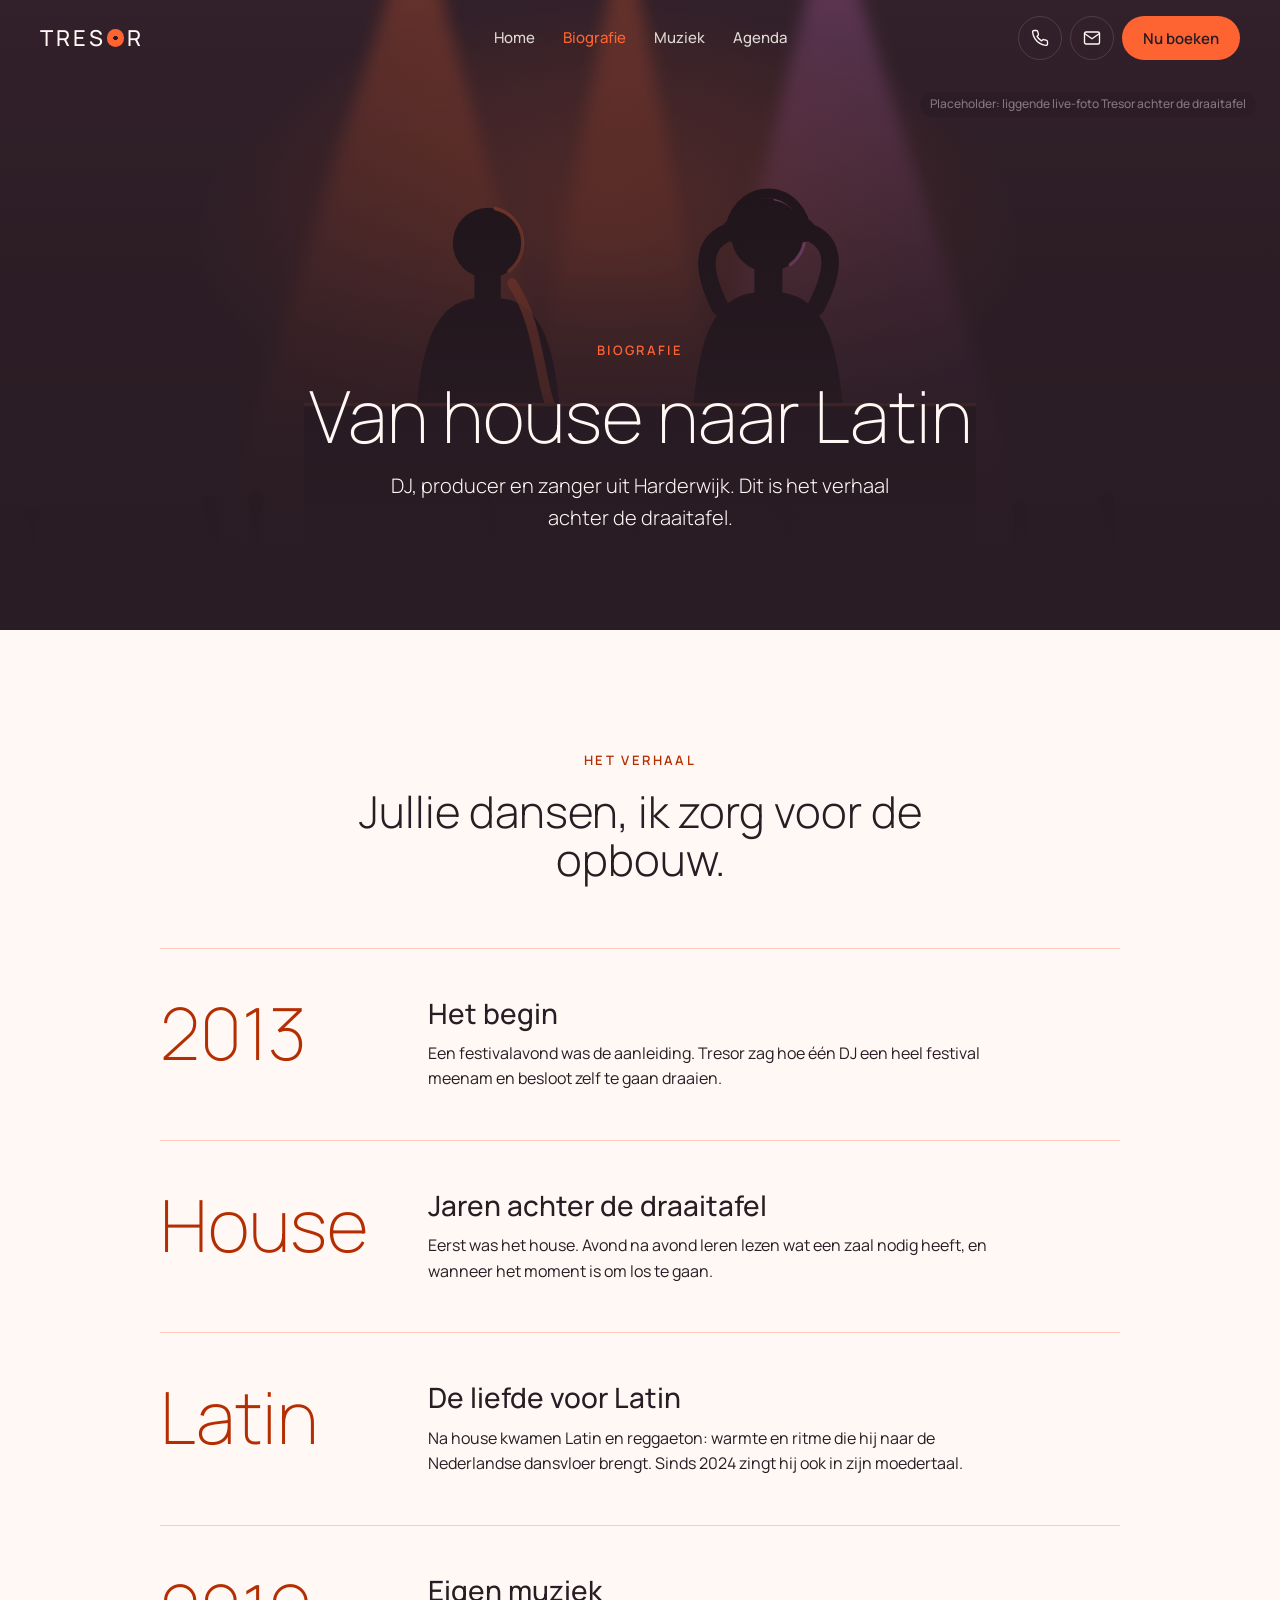
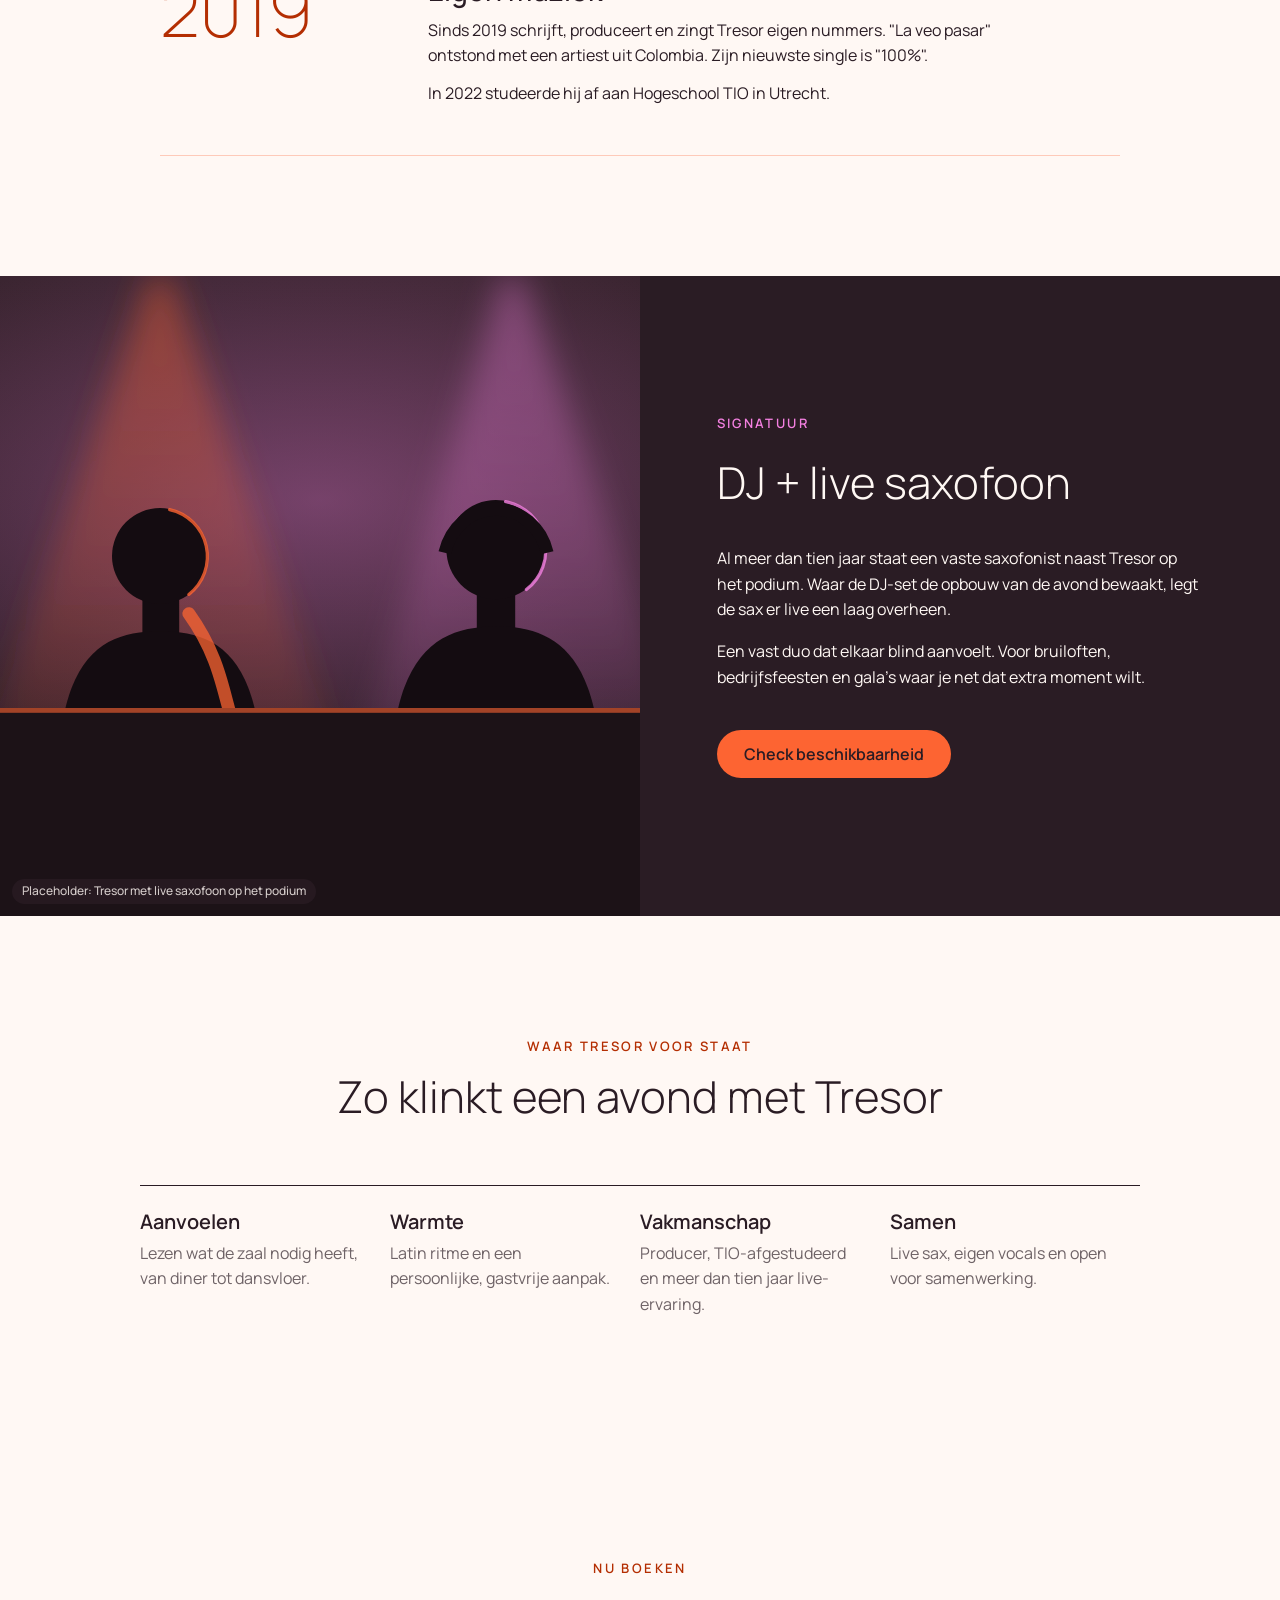
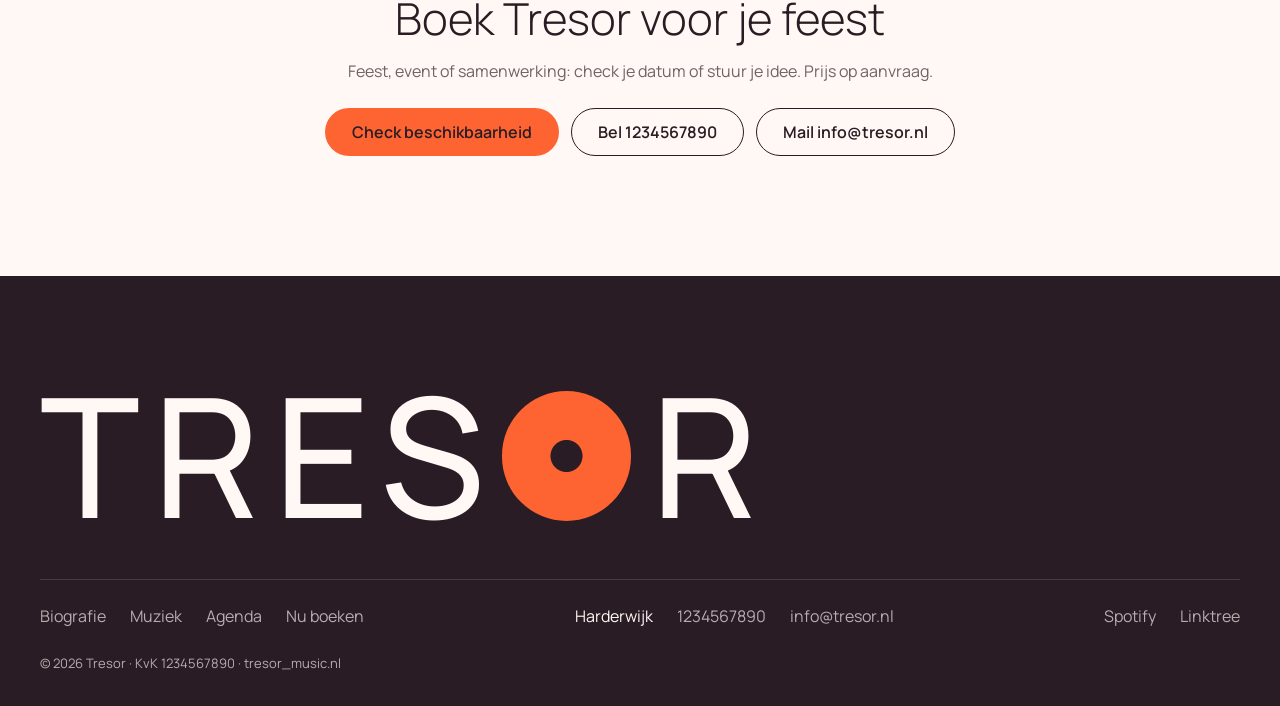
<file: biografie.html>
<!DOCTYPE html>
<html lang="nl">
<head>
<meta charset="UTF-8">
<meta name="viewport" content="width=device-width, initial-scale=1, viewport-fit=cover">
<title>Biografie | Tresor, DJ &amp; zanger uit Harderwijk</title>
<meta name="description" content="Het verhaal van Tresor uit Harderwijk: van house-DJ sinds 2013 naar Latin en Nederlandstalig, eigen releases sinds 2019, live saxofoon en open voor samenwerkingen.">
<link rel="preconnect" href="https://fonts.googleapis.com">
<link rel="preconnect" href="https://fonts.gstatic.com" crossorigin>
<link href="https://fonts.googleapis.com/css2?family=Manrope:wght@200;300;400;500;600&display=swap" rel="stylesheet">
<link rel="stylesheet" href="styles.css">
<script src="main.js" defer></script>
</head>
<body>
<!-- Gegenereerde sfeer-illustraties (SVG). Vervang per plek door een echte foto: verwijder de <svg class="scene"> en zet een <img> in de .ph -->
<svg class="sprite" aria-hidden="true" width="0" height="0" style="position:absolute"><defs>
<linearGradient id="gBeamO" x1="0" y1="0" x2="0" y2="1"><stop offset="0" stop-color="#FD6432" stop-opacity=".42"/><stop offset="1" stop-color="#FD6432" stop-opacity="0"/></linearGradient>
<linearGradient id="gBeamP" x1="0" y1="0" x2="0" y2="1"><stop offset="0" stop-color="#F480E1" stop-opacity=".36"/><stop offset="1" stop-color="#F480E1" stop-opacity="0"/></linearGradient>
<linearGradient id="gBg" x1="0" y1="0" x2="0" y2="1"><stop offset="0" stop-color="#37232d"/><stop offset="1" stop-color="#2A1C24"/></linearGradient>
<radialGradient id="gHazeO"><stop offset="0" stop-color="#FD6432" stop-opacity=".45"/><stop offset="1" stop-color="#FD6432" stop-opacity="0"/></radialGradient>
<radialGradient id="gHazeP"><stop offset="0" stop-color="#F480E1" stop-opacity=".35"/><stop offset="1" stop-color="#F480E1" stop-opacity="0"/></radialGradient>
<linearGradient id="gSun" x1="0" y1="0" x2="0" y2="1"><stop offset="0" stop-color="#FD6432"/><stop offset="1" stop-color="#F480E1"/></linearGradient>
<filter id="fBlur" x="-50%" y="-50%" width="200%" height="200%"><feGaussianBlur stdDeviation="14"/></filter>
<filter id="fBeam" x="-50%" y="-10%" width="200%" height="120%"><feGaussianBlur stdDeviation="10"/></filter>
<filter id="fSoft" x="-50%" y="-50%" width="200%" height="200%"><feGaussianBlur stdDeviation="4"/></filter>
</defs><symbol id="s-hero" viewBox="0 0 1600 900" preserveAspectRatio="xMidYMid slice"><rect width="1600" height="900" fill="url(#gBg)"/><ellipse cx="760" cy="360" rx="520" ry="300" fill="url(#gHazeO)"/><polygon points="502 0 538 0 760 820 240 820" fill="url(#gBeamO)" filter="url(#fBeam)"/><polygon points="1022 0 1058 0 1320 820 820 820" fill="url(#gBeamP)" filter="url(#fBeam)"/><polygon points="770 0 790 0 920 700 640 700" fill="url(#gBeamO)" filter="url(#fBeam)"/><rect x="593" y="386" width="33" height="53" fill="#140c11"/><path d="M518 640 C518 450 559 428 610 428 C661 428 702 450 702 640Z" fill="#140c11"/><circle cx="610" cy="360" r="44" fill="#140c11"/><path d="M619 317 A44 44 0 0 1 636 395" stroke="#FD6432" stroke-width="4" fill="none" stroke-linecap="round" opacity=".8"/><path d="M640 410 C680 470 670 540 700 590 C710 610 690 630 670 612" stroke="#FD6432" stroke-opacity=".75" stroke-width="12" fill="none" stroke-linecap="round"/><rect x="943" y="378" width="35" height="55" fill="#140c11"/><path d="M864 640 C864 444 907 421 960 421 C1013 421 1056 444 1056 640Z" fill="#140c11"/><circle cx="960" cy="350" r="46" fill="#140c11"/><path d="M969 305 A46 46 0 0 1 988 387" stroke="#F480E1" stroke-width="4" fill="none" stroke-linecap="round" opacity=".8"/><path d="M900 440 Q860 360 918 344" stroke="#140c11" stroke-width="22" stroke-linecap="round" fill="none"/><circle cx="918" cy="344" r="15" fill="#140c11"/><path d="M1020 440 Q1062 360 1004 344" stroke="#140c11" stroke-width="22" stroke-linecap="round" fill="none"/><circle cx="1004" cy="344" r="15" fill="#140c11"/><path d="M912 350 A48 52 0 0 1 1008 350" stroke="#140c11" stroke-width="12" fill="none"/><rect x="380" y="560" width="840" height="340" fill="#1c1217"/><rect x="380" y="560" width="840" height="4" fill="#FD6432" opacity=".6"/><rect x="-12" y="798" width="28" height="44" fill="#120a0f"/><path d="M-68 1008 C-68 851 -36 833 2 833 C40 833 71 851 71 1008Z" fill="#120a0f"/><circle cx="1.5955061499935823" cy="776.2387177157877" r="36.38632684374735" fill="#120a0f"/><rect x="17" y="791" width="28" height="44" fill="#120a0f"/><path d="M-39 1009 C-39 844 -7 826 31 826 C69 826 100 844 100 1009Z" fill="#120a0f"/><circle cx="30.85927241038999" cy="769.1212798810083" r="36.545753603065776" fill="#120a0f"/><path d="M57 829 Q36 780 40 699" stroke="#120a0f" stroke-width="14" stroke-linecap="round" fill="none"/><circle cx="40" cy="699" r="10" fill="#120a0f"/><rect x="73" y="789" width="23" height="37" fill="#120a0f"/><path d="M27 974 C27 833 53 818 85 818 C117 818 143 833 143 974Z" fill="#120a0f"/><circle cx="85.01155869227559" cy="770.3043328804764" r="30.739560848008928" fill="#120a0f"/><rect x="77" y="802" width="21" height="33" fill="#120a0f"/><path d="M35 956 C35 842 59 828 87 828 C116 828 140 842 140 956Z" fill="#120a0f"/><circle cx="87.46732915329349" cy="785.2034383384029" r="27.631626322408028" fill="#120a0f"/><path d="M255 834 Q277 784 262 686" stroke="#120a0f" stroke-width="14" stroke-linecap="round" fill="none"/><circle cx="262" cy="686" r="10" fill="#120a0f"/><rect x="215" y="793" width="24" height="37" fill="#120a0f"/><path d="M168 977 C168 838 194 823 227 823 C260 823 286 838 286 977Z" fill="#120a0f"/><circle cx="227.01093539857925" cy="774.3418427026422" r="31.233942399529152" fill="#120a0f"/><path d="M337 843 Q315 794 320 680" stroke="#120a0f" stroke-width="14" stroke-linecap="round" fill="none"/><circle cx="320" cy="680" r="10" fill="#120a0f"/><rect x="353" y="803" width="23" height="37" fill="#120a0f"/><path d="M306 975 C306 848 332 832 364 832 C397 832 423 848 423 975Z" fill="#120a0f"/><circle cx="364.30277611658204" cy="784.2570961428694" r="30.89091037967072" fill="#120a0f"/><rect x="357" y="806" width="26" height="41" fill="#120a0f"/><path d="M306 994 C306 855 335 838 370 838 C406 838 435 855 435 994Z" fill="#120a0f"/><circle cx="370.2619884307018" cy="785.5564770377292" r="34.05528250595022" fill="#120a0f"/><rect x="391" y="785" width="29" height="45" fill="#120a0f"/><path d="M334 1015 C334 840 366 821 405 821 C445 821 477 840 477 1015Z" fill="#120a0f"/><circle cx="405.3405834979325" cy="762.8044078041419" r="37.575595367708736" fill="#120a0f"/><rect x="461" y="805" width="26" height="41" fill="#120a0f"/><path d="M408 997 C408 855 438 838 474 838 C510 838 540 855 540 997Z" fill="#120a0f"/><circle cx="474.0789616057682" cy="784.1618361149237" r="34.565804242090394" fill="#120a0f"/><path d="M616 845 Q639 792 606 679" stroke="#120a0f" stroke-width="15" stroke-linecap="round" fill="none"/><circle cx="606" cy="679" r="10" fill="#120a0f"/><rect x="574" y="802" width="25" height="39" fill="#120a0f"/><path d="M524 987 C524 850 552 833 587 833 C621 833 649 850 649 987Z" fill="#120a0f"/><circle cx="586.72647313885" cy="782.5039344851541" r="32.88238822821542" fill="#120a0f"/><path d="M779 845 Q801 796 796 717" stroke="#120a0f" stroke-width="14" stroke-linecap="round" fill="none"/><circle cx="796" cy="717" r="10" fill="#120a0f"/><rect x="739" y="805" width="24" height="37" fill="#120a0f"/><path d="M692 976 C692 850 719 834 751 834 C784 834 810 850 810 976Z" fill="#120a0f"/><circle cx="751.2321523368146" cy="786.269999272837" r="30.925541928150906" fill="#120a0f"/><rect x="749" y="809" width="25" height="40" fill="#120a0f"/><path d="M698 990 C698 857 726 841 761 841 C796 841 825 857 825 990Z" fill="#120a0f"/><circle cx="761.2192622669094" cy="788.8001174171853" r="33.3743903423817" fill="#120a0f"/><rect x="827" y="787" width="23" height="36" fill="#120a0f"/><path d="M781 970 C781 830 807 815 838 815 C869 815 895 830 895 970Z" fill="#120a0f"/><circle cx="838.0171850286142" cy="768.8783926778918" r="29.97144975222809" fill="#120a0f"/><path d="M844 825 Q821 774 853 673" stroke="#120a0f" stroke-width="14" stroke-linecap="round" fill="none"/><circle cx="853" cy="673" r="10" fill="#120a0f"/><rect x="860" y="784" width="24" height="38" fill="#120a0f"/><path d="M812 982 C812 830 839 814 873 814 C906 814 933 830 933 982Z" fill="#120a0f"/><circle cx="872.5359294853611" cy="764.3862129992615" r="32.06504448377653" fill="#120a0f"/><path d="M983 832 Q1009 772 975 677" stroke="#120a0f" stroke-width="17" stroke-linecap="round" fill="none"/><circle cx="975" cy="677" r="12" fill="#120a0f"/><rect x="935" y="783" width="28" height="45" fill="#120a0f"/><path d="M878 1014 C878 838 910 819 949 819 C988 819 1020 838 1020 1014Z" fill="#120a0f"/><circle cx="949.4033160073609" cy="760.9451548652439" r="37.386745917563275" fill="#120a0f"/><rect x="957" y="803" width="28" height="44" fill="#120a0f"/><path d="M901 1008 C901 856 932 837 970 837 C1008 837 1040 856 1040 1008Z" fill="#120a0f"/><circle cx="970.428863297759" cy="780.857903950003" r="36.413348407132666" fill="#120a0f"/><rect x="992" y="801" width="28" height="44" fill="#120a0f"/><path d="M936 1011 C936 854 968 836 1006 836 C1045 836 1076 854 1076 1011Z" fill="#120a0f"/><circle cx="1006.1812987372086" cy="778.8899995263399" r="36.75991569713122" fill="#120a0f"/><rect x="1009" y="793" width="25" height="39" fill="#120a0f"/><path d="M960 983 C960 839 987 823 1021 823 C1055 823 1082 839 1082 983Z" fill="#120a0f"/><circle cx="1021.171479587709" cy="773.3923710333684" r="32.24087581511077" fill="#120a0f"/><rect x="1016" y="793" width="25" height="39" fill="#120a0f"/><path d="M966 986 C966 841 994 824 1028 824 C1062 824 1090 841 1090 986Z" fill="#120a0f"/><circle cx="1028.0717504924255" cy="773.7719773322494" r="32.71113274418469" fill="#120a0f"/><rect x="1069" y="798" width="24" height="39" fill="#120a0f"/><path d="M1020 983 C1020 845 1048 829 1081 829 C1115 829 1142 845 1142 983Z" fill="#120a0f"/><circle cx="1081.1148196061317" cy="778.9324091568086" r="32.08432179134792" fill="#120a0f"/><rect x="1185" y="800" width="22" height="35" fill="#120a0f"/><path d="M1141 963 C1141 842 1166 828 1196 828 C1226 828 1250 842 1250 963Z" fill="#120a0f"/><circle cx="1195.653044170444" cy="783.0505232450065" r="28.85162743357741" fill="#120a0f"/><path d="M1253 837 Q1275 786 1275 693" stroke="#120a0f" stroke-width="15" stroke-linecap="round" fill="none"/><circle cx="1275" cy="693" r="10" fill="#120a0f"/><rect x="1211" y="795" width="25" height="39" fill="#120a0f"/><path d="M1162 984 C1162 842 1190 826 1223 826 C1257 826 1285 842 1285 984Z" fill="#120a0f"/><circle cx="1223.4976039103803" cy="775.8489462543987" r="32.25352751937447" fill="#120a0f"/><path d="M1379 834 Q1401 785 1383 684" stroke="#120a0f" stroke-width="14" stroke-linecap="round" fill="none"/><circle cx="1383" cy="684" r="10" fill="#120a0f"/><rect x="1340" y="794" width="23" height="37" fill="#120a0f"/><path d="M1294 973 C1294 838 1320 823 1352 823 C1384 823 1410 838 1410 973Z" fill="#120a0f"/><circle cx="1351.7967800899976" cy="775.6148650189025" r="30.518198753815703" fill="#120a0f"/><rect x="1342" y="791" width="23" height="36" fill="#120a0f"/><path d="M1296 971 C1296 835 1322 820 1353 820 C1385 820 1411 835 1411 971Z" fill="#120a0f"/><circle cx="1353.4492946381943" cy="772.9025927068064" r="30.23092379649257" fill="#120a0f"/><rect x="1394" y="804" width="20" height="32" fill="#120a0f"/><path d="M1354 948 C1354 843 1376 829 1404 829 C1431 829 1454 843 1454 948Z" fill="#120a0f"/><circle cx="1403.5943037150066" cy="788.7271025507105" r="26.26618962788972" fill="#120a0f"/><rect x="1599" y="805" width="29" height="45" fill="#120a0f"/><path d="M1541 1015 C1541 859 1574 841 1613 841 C1652 841 1684 859 1684 1015Z" fill="#120a0f"/><circle cx="1612.857530237159" cy="782.4543446912228" r="37.559666964635085" fill="#120a0f"/></symbol><symbol id="s-portrait" viewBox="0 0 600 800" preserveAspectRatio="xMidYMid slice"><rect width="600" height="800" fill="url(#gBg)"/><ellipse cx="420" cy="280" rx="300" ry="320" fill="url(#gHazeO)"/><ellipse cx="120" cy="560" rx="220" ry="260" fill="url(#gHazeP)"/><polygon points="462 0 478 0 600 700 330 700" fill="url(#gBeamO)" filter="url(#fBeam)"/><rect x="264" y="358" width="73" height="115" fill="#140c11"/><path d="M90 820 C90 497 184 449 300 449 C416 449 510 497 510 820Z" fill="#140c11"/><circle cx="300" cy="300" r="96" fill="#140c11"/><path d="M319 206 A96 96 0 0 1 358 377" stroke="#FD6432" stroke-width="8" fill="none" stroke-linecap="round" opacity=".8"/><path d="M222 420 Q300 500 378 420" stroke="#241820" stroke-width="18" fill="none" stroke-linecap="round"/><circle cx="222" cy="418" r="24" fill="#241820"/><circle cx="378" cy="418" r="24" fill="#241820"/></symbol><symbol id="s-artwork" viewBox="0 0 600 600" preserveAspectRatio="xMidYMid slice"><rect width="600" height="600" fill="#33242D"/><circle cx="300" cy="330" r="190" fill="url(#gSun)"/><rect x="0" y="360" width="600" height="8" fill="#33242D"/><rect x="0" y="392" width="600" height="12" fill="#33242D"/><rect x="0" y="426" width="600" height="16" fill="#33242D"/><rect x="0" y="462" width="600" height="20" fill="#33242D"/><rect x="0" y="500" width="600" height="26" fill="#33242D"/><rect x="0" y="520" width="600" height="80" fill="#33242D"/><circle cx="300" cy="330" r="20" fill="#33242D"/></symbol><symbol id="s-crowd" viewBox="0 0 800 500" preserveAspectRatio="xMidYMid slice"><rect width="800" height="500" fill="url(#gBg)"/><ellipse cx="400" cy="120" rx="420" ry="220" fill="url(#gHazeO)"/><polygon points="192 0 208 0 420 460 40 460" fill="url(#gBeamO)" filter="url(#fBeam)"/><polygon points="592 0 608 0 780 460 380 460" fill="url(#gBeamP)" filter="url(#fBeam)"/><polygon points="394 0 406 0 500 420 300 420" fill="url(#gBeamO)" filter="url(#fBeam)"/><path d="M-16 431 Q-37 382 -23 285" stroke="#1a1016" stroke-width="14" stroke-linecap="round" fill="none"/><circle cx="-23" cy="285" r="10" fill="#1a1016"/><rect x="-0" y="391" width="23" height="37" fill="#1a1016"/><path d="M-47 564 C-47 436 -20 420 11 420 C43 420 70 436 70 564Z" fill="#1a1016"/><circle cx="11.496353091267299" cy="372.91391305845576" r="30.584684590486795" fill="#1a1016"/><rect x="8" y="395" width="22" height="35" fill="#1a1016"/><path d="M-36 553 C-36 437 -11 422 19 422 C49 422 74 437 74 553Z" fill="#1a1016"/><circle cx="19.129451718915277" cy="377.62394527221625" r="28.820026947612046" fill="#1a1016"/><rect x="20" y="392" width="18" height="29" fill="#1a1016"/><path d="M-17 523 C-17 427 4 415 29 415 C54 415 74 427 74 523Z" fill="#1a1016"/><circle cx="28.71909681075372" cy="378.13878680367196" r="23.878710267871433" fill="#1a1016"/><path d="M64 419 Q83 375 76 290" stroke="#1a1016" stroke-width="12" stroke-linecap="round" fill="none"/><circle cx="76" cy="290" r="9" fill="#1a1016"/><rect x="28" y="383" width="21" height="33" fill="#1a1016"/><path d="M-14 546 C-14 423 10 409 39 409 C68 409 91 423 91 546Z" fill="#1a1016"/><circle cx="38.67855580267991" cy="366.31063605988504" r="27.643682931333867" fill="#1a1016"/><path d="M13 430 Q-9 380 1 293" stroke="#1a1016" stroke-width="14" stroke-linecap="round" fill="none"/><circle cx="1" cy="293" r="10" fill="#1a1016"/><rect x="29" y="390" width="24" height="37" fill="#1a1016"/><path d="M-18 567 C-18 435 8 419 41 419 C73 419 100 435 100 567Z" fill="#1a1016"/><circle cx="40.84648080073592" cy="370.96494964679283" r="31.234413836388615" fill="#1a1016"/><rect x="46" y="385" width="21" height="33" fill="#1a1016"/><path d="M3 546 C3 425 27 411 56 411 C85 411 109 425 109 546Z" fill="#1a1016"/><circle cx="56.198931208846645" cy="368.3430589382444" r="27.74423710258671" fill="#1a1016"/><rect x="73" y="391" width="22" height="35" fill="#1a1016"/><path d="M28 556 C28 433 53 419 84 419 C115 419 140 433 140 556Z" fill="#1a1016"/><circle cx="83.9936473657023" cy="373.25201656792626" r="29.294452894392176" fill="#1a1016"/><rect x="98" y="386" width="18" height="28" fill="#1a1016"/><path d="M63 519 C63 420 82 408 107 408 C131 408 151 420 151 519Z" fill="#1a1016"/><circle cx="106.71330609658162" cy="372.24611036569814" r="23.18065778254962" fill="#1a1016"/><path d="M146 415 Q130 378 136 303" stroke="#1a1016" stroke-width="11" stroke-linecap="round" fill="none"/><circle cx="136" cy="303" r="7" fill="#1a1016"/><rect x="159" y="385" width="18" height="28" fill="#1a1016"/><path d="M123 521 C123 419 143 407 168 407 C192 407 212 419 212 521Z" fill="#1a1016"/><circle cx="167.5207302698922" cy="370.79973079729" r="23.51984534660505" fill="#1a1016"/><rect x="240" y="391" width="23" height="37" fill="#1a1016"/><path d="M194 565 C194 435 220 420 252 420 C284 420 310 435 310 565Z" fill="#1a1016"/><circle cx="252.01952245985638" cy="372.28061188574844" r="30.754778118308884" fill="#1a1016"/><path d="M262 420 Q242 375 244 290" stroke="#1a1016" stroke-width="13" stroke-linecap="round" fill="none"/><circle cx="244" cy="290" r="9" fill="#1a1016"/><rect x="277" y="384" width="21" height="34" fill="#1a1016"/><path d="M234 548 C234 424 258 410 287 410 C316 410 340 424 340 548Z" fill="#1a1016"/><circle cx="287.17869020657184" cy="367.03646647420277" r="27.943698771050183" fill="#1a1016"/><rect x="302" y="396" width="22" height="34" fill="#1a1016"/><path d="M259 552 C259 437 283 423 313 423 C343 423 368 437 368 552Z" fill="#1a1016"/><circle cx="313.2115987066553" cy="378.6098682011403" r="28.641522054746744" fill="#1a1016"/><rect x="326" y="374" width="22" height="34" fill="#1a1016"/><path d="M283 551 C283 416 307 402 337 402 C366 402 391 416 391 551Z" fill="#1a1016"/><circle cx="336.59611887971175" cy="357.3802231634423" r="28.471288545276686" fill="#1a1016"/><rect x="335" y="387" width="19" height="30" fill="#1a1016"/><path d="M297 529 C297 423 318 411 344 411 C370 411 391 423 391 529Z" fill="#1a1016"/><circle cx="344.26237427640416" cy="372.33171444621394" r="24.845955320941492" fill="#1a1016"/><path d="M386 414 Q371 378 383 317" stroke="#1a1016" stroke-width="10" stroke-linecap="round" fill="none"/><circle cx="383" cy="317" r="7" fill="#1a1016"/><rect x="398" y="385" width="17" height="27" fill="#1a1016"/><path d="M364 513 C364 417 383 406 406 406 C429 406 448 417 448 513Z" fill="#1a1016"/><circle cx="406.24601587911303" cy="371.79082538089705" r="22.225629280555886" fill="#1a1016"/><path d="M453 413 Q470 373 445 297" stroke="#1a1016" stroke-width="11" stroke-linecap="round" fill="none"/><circle cx="445" cy="297" r="8" fill="#1a1016"/><rect x="421" y="380" width="19" height="30" fill="#1a1016"/><path d="M383 529 C383 416 404 404 430 404 C456 404 477 416 477 529Z" fill="#1a1016"/><circle cx="430.1408836176189" cy="365.30697084990646" r="24.874319264988618" fill="#1a1016"/><rect x="454" y="377" width="21" height="33" fill="#1a1016"/><path d="M413 545 C413 417 436 403 465 403 C493 403 517 417 517 545Z" fill="#1a1016"/><circle cx="464.7664768386989" cy="360.56951401991466" r="27.494399091440375" fill="#1a1016"/><path d="M535 431 Q556 382 545 292" stroke="#1a1016" stroke-width="14" stroke-linecap="round" fill="none"/><circle cx="545" cy="292" r="10" fill="#1a1016"/><rect x="495" y="392" width="23" height="37" fill="#1a1016"/><path d="M449 564 C449 436 475 421 507 421 C539 421 565 436 565 564Z" fill="#1a1016"/><circle cx="507.04390682069504" cy="373.17537745833994" r="30.63984469698515" fill="#1a1016"/><path d="M505 425 Q488 386 514 301" stroke="#1a1016" stroke-width="11" stroke-linecap="round" fill="none"/><circle cx="514" cy="301" r="8" fill="#1a1016"/><rect x="518" y="393" width="18" height="29" fill="#1a1016"/><path d="M481 526 C481 428 501 416 527 416 C552 416 573 428 573 526Z" fill="#1a1016"/><circle cx="526.7849573534771" cy="378.38627862641624" r="24.307515081086823" fill="#1a1016"/><path d="M696 420 Q713 382 702 313" stroke="#1a1016" stroke-width="11" stroke-linecap="round" fill="none"/><circle cx="702" cy="313" r="8" fill="#1a1016"/><rect x="666" y="389" width="18" height="29" fill="#1a1016"/><path d="M629 523 C629 423 650 412 675 412 C699 412 720 423 720 523Z" fill="#1a1016"/><circle cx="674.555784724512" cy="374.6267548216682" r="23.823428739811973" fill="#1a1016"/><rect x="767" y="378" width="18" height="28" fill="#1a1016"/><path d="M732 520 C732 412 752 400 776 400 C800 400 820 412 820 520Z" fill="#1a1016"/><circle cx="776.0755116638848" cy="364.0154652768267" r="23.25491512495977" fill="#1a1016"/><path d="M826 417 Q846 372 827 287" stroke="#1a1016" stroke-width="13" stroke-linecap="round" fill="none"/><circle cx="827" cy="287" r="9" fill="#1a1016"/><rect x="789" y="380" width="22" height="34" fill="#1a1016"/><path d="M746 551 C746 422 770 407 800 407 C830 407 854 422 854 551Z" fill="#1a1016"/><circle cx="800.0542886980528" cy="363.10351483811" r="28.54966463716329" fill="#1a1016"/><path d="M-19 503 Q-45 443 -38 345" stroke="#120a0f" stroke-width="17" stroke-linecap="round" fill="none"/><circle cx="-38" cy="345" r="12" fill="#120a0f"/><rect x="1" y="454" width="29" height="45" fill="#120a0f"/><path d="M-57 677 C-57 509 -24 490 15 490 C55 490 87 509 87 677Z" fill="#120a0f"/><circle cx="15.179482550670642" cy="431.3622039861755" r="37.84707040240609" fill="#120a0f"/><rect x="45" y="447" width="23" height="37" fill="#120a0f"/><path d="M-2 633 C-2 491 24 476 56 476 C88 476 114 491 114 633Z" fill="#120a0f"/><circle cx="56.1632514931451" cy="428.58939486526225" r="30.427833365518595" fill="#120a0f"/><rect x="44" y="463" width="30" height="47" fill="#120a0f"/><path d="M-16 686 C-16 520 18 501 59 501 C100 501 134 520 134 686Z" fill="#120a0f"/><circle cx="59.06370323254352" cy="439.7316001729186" r="39.33730087851892" fill="#120a0f"/><path d="M106 505 Q83 454 95 355" stroke="#120a0f" stroke-width="15" stroke-linecap="round" fill="none"/><circle cx="95" cy="355" r="10" fill="#120a0f"/><rect x="123" y="463" width="25" height="39" fill="#120a0f"/><path d="M74 644 C74 510 101 494 135 494 C169 494 197 510 197 644Z" fill="#120a0f"/><circle cx="135.11468883809636" cy="443.95439921399424" r="32.3438565301112" fill="#120a0f"/><rect x="222" y="443" width="25" height="40" fill="#120a0f"/><path d="M172 650 C172 492 200 475 235 475 C270 475 298 492 298 650Z" fill="#120a0f"/><circle cx="234.8570606046014" cy="423.3921461496367" r="33.33795479596663" fill="#120a0f"/><path d="M324 503 Q296 439 317 338" stroke="#120a0f" stroke-width="18" stroke-linecap="round" fill="none"/><circle cx="317" cy="338" r="13" fill="#120a0f"/><rect x="345" y="451" width="30" height="48" fill="#120a0f"/><path d="M284 690 C284 509 318 489 360 489 C402 489 436 509 436 690Z" fill="#120a0f"/><circle cx="359.99882494824766" cy="427.3033276434422" r="40.08258659391434" fill="#120a0f"/><path d="M404 517 Q430 458 405 324" stroke="#120a0f" stroke-width="17" stroke-linecap="round" fill="none"/><circle cx="405" cy="324" r="12" fill="#120a0f"/><rect x="357" y="469" width="28" height="44" fill="#120a0f"/><path d="M301 671 C301 522 333 504 371 504 C410 504 441 522 441 671Z" fill="#120a0f"/><circle cx="371.1460588838096" cy="446.82628323645076" r="36.75770712789487" fill="#120a0f"/><path d="M370 526 Q342 462 366 314" stroke="#120a0f" stroke-width="18" stroke-linecap="round" fill="none"/><circle cx="366" cy="314" r="13" fill="#120a0f"/><rect x="391" y="474" width="31" height="48" fill="#120a0f"/><path d="M330 691 C330 532 365 512 407 512 C449 512 483 532 483 691Z" fill="#120a0f"/><circle cx="406.5866693723077" cy="449.9824888979333" r="40.16771727963365" fill="#120a0f"/><rect x="397" y="469" width="26" height="42" fill="#120a0f"/><path d="M344 659 C344 519 374 502 410 502 C446 502 476 519 476 659Z" fill="#120a0f"/><circle cx="410.0032567951166" cy="447.96841844458874" r="34.76909265695137" fill="#120a0f"/><path d="M486 516 Q513 453 471 336" stroke="#120a0f" stroke-width="18" stroke-linecap="round" fill="none"/><circle cx="471" cy="336" r="12" fill="#120a0f"/><rect x="435" y="465" width="30" height="47" fill="#120a0f"/><path d="M375 686 C375 522 409 502 450 502 C491 502 525 522 525 686Z" fill="#120a0f"/><circle cx="450.2088043076166" cy="441.509162967417" r="39.342130304119806" fill="#120a0f"/><rect x="458" y="470" width="31" height="49" fill="#120a0f"/><path d="M395 696 C395 530 430 509 473 509 C516 509 551 530 551 696Z" fill="#120a0f"/><circle cx="473.40325623391345" cy="445.5772491419517" r="41.07417244774029" fill="#120a0f"/><path d="M482 496 Q461 448 479 366" stroke="#120a0f" stroke-width="14" stroke-linecap="round" fill="none"/><circle cx="479" cy="366" r="9" fill="#120a0f"/><rect x="498" y="457" width="23" height="36" fill="#120a0f"/><path d="M452 631 C452 501 478 485 509 485 C541 485 566 501 566 631Z" fill="#120a0f"/><circle cx="509.10148498211356" cy="438.79254683892793" r="30.1314601653719" fill="#120a0f"/><rect x="548" y="469" width="29" height="47" fill="#120a0f"/><path d="M489 683 C489 525 522 506 562 506 C603 506 636 525 636 683Z" fill="#120a0f"/><circle cx="562.4883253346409" cy="445.9365911009979" r="38.78273058857221" fill="#120a0f"/><path d="M674 499 Q696 449 692 334" stroke="#120a0f" stroke-width="14" stroke-linecap="round" fill="none"/><circle cx="692" cy="334" r="10" fill="#120a0f"/><rect x="634" y="458" width="24" height="38" fill="#120a0f"/><path d="M586 638 C586 504 613 488 646 488 C679 488 706 504 706 638Z" fill="#120a0f"/><circle cx="646.1005729167603" cy="439.43125983965245" r="31.398095851676466" fill="#120a0f"/><path d="M627 491 Q601 432 625 301" stroke="#120a0f" stroke-width="17" stroke-linecap="round" fill="none"/><circle cx="625" cy="301" r="12" fill="#120a0f"/><rect x="646" y="443" width="28" height="45" fill="#120a0f"/><path d="M590 673 C590 496 621 478 660 478 C699 478 731 496 731 673Z" fill="#120a0f"/><circle cx="660.1014088684291" cy="420.37192921896343" r="37.11288752890931" fill="#120a0f"/><rect x="742" y="470" width="29" height="45" fill="#120a0f"/><path d="M685 676 C685 524 717 505 756 505 C796 505 828 524 828 676Z" fill="#120a0f"/><circle cx="756.3368905799326" cy="446.9738014239823" r="37.70202787908553" fill="#120a0f"/><rect x="778" y="463" width="25" height="39" fill="#120a0f"/><path d="M729 645 C729 510 756 494 790 494 C824 494 852 510 852 645Z" fill="#120a0f"/><circle cx="790.396536145476" cy="443.2726092372438" r="32.55892042293027" fill="#120a0f"/><path d="M774 506 Q751 452 780 341" stroke="#120a0f" stroke-width="15" stroke-linecap="round" fill="none"/><circle cx="780" cy="341" r="11" fill="#120a0f"/><rect x="792" y="462" width="26" height="41" fill="#120a0f"/><path d="M741 654 C741 512 770 495 805 495 C841 495 870 512 870 654Z" fill="#120a0f"/><circle cx="805.0424734709737" cy="441.95242036916704" r="33.94746510657276" fill="#120a0f"/></symbol><symbol id="s-confetti" viewBox="0 0 800 500" preserveAspectRatio="xMidYMid slice"><rect x="498" y="245" width="7" height="12" rx="1" fill="#FD6432" opacity="0.85" transform="rotate(151 498 245)"/><rect x="199" y="17" width="7" height="12" rx="1" fill="#F480E1" opacity="0.71" transform="rotate(20 199 17)"/><rect x="197" y="179" width="7" height="12" rx="1" fill="#F480E1" opacity="0.60" transform="rotate(2 197 179)"/><rect x="224" y="302" width="7" height="12" rx="1" fill="#FD6432" opacity="0.86" transform="rotate(29 224 302)"/><rect x="111" y="204" width="7" height="12" rx="1" fill="#F480E1" opacity="0.94" transform="rotate(24 111 204)"/><rect x="4" y="255" width="7" height="12" rx="1" fill="#F480E1" opacity="0.63" transform="rotate(157 4 255)"/><rect x="769" y="178" width="7" height="12" rx="1" fill="#F480E1" opacity="0.94" transform="rotate(33 769 178)"/><rect x="158" y="318" width="7" height="12" rx="1" fill="#FD6432" opacity="0.66" transform="rotate(54 158 318)"/><rect x="133" y="48" width="7" height="12" rx="1" fill="#FD6432" opacity="0.87" transform="rotate(60 133 48)"/><rect x="469" y="197" width="7" height="12" rx="1" fill="#FFF8F4" opacity="0.66" transform="rotate(12 469 197)"/><rect x="245" y="230" width="7" height="12" rx="1" fill="#F480E1" opacity="0.82" transform="rotate(87 245 230)"/><rect x="46" y="322" width="7" height="12" rx="1" fill="#FD6432" opacity="0.66" transform="rotate(171 46 322)"/><rect x="323" y="181" width="7" height="12" rx="1" fill="#FD6432" opacity="0.76" transform="rotate(66 323 181)"/><rect x="7" y="15" width="7" height="12" rx="1" fill="#F480E1" opacity="0.93" transform="rotate(112 7 15)"/><rect x="95" y="81" width="7" height="12" rx="1" fill="#FD6432" opacity="0.66" transform="rotate(62 95 81)"/><rect x="420" y="256" width="7" height="12" rx="1" fill="#FD6432" opacity="0.85" transform="rotate(106 420 256)"/><rect x="294" y="98" width="7" height="12" rx="1" fill="#FD6432" opacity="0.54" transform="rotate(170 294 98)"/><rect x="273" y="202" width="7" height="12" rx="1" fill="#F480E1" opacity="0.92" transform="rotate(61 273 202)"/><rect x="436" y="103" width="7" height="12" rx="1" fill="#FFF8F4" opacity="0.86" transform="rotate(55 436 103)"/><rect x="501" y="238" width="7" height="12" rx="1" fill="#FFF8F4" opacity="0.57" transform="rotate(179 501 238)"/><rect x="39" y="326" width="7" height="12" rx="1" fill="#FD6432" opacity="0.83" transform="rotate(6 39 326)"/><rect x="275" y="83" width="7" height="12" rx="1" fill="#FD6432" opacity="0.94" transform="rotate(26 275 83)"/><rect x="511" y="265" width="7" height="12" rx="1" fill="#FFF8F4" opacity="0.56" transform="rotate(151 511 265)"/><rect x="585" y="313" width="7" height="12" rx="1" fill="#FD6432" opacity="0.70" transform="rotate(19 585 313)"/><rect x="119" y="279" width="7" height="12" rx="1" fill="#FFF8F4" opacity="0.91" transform="rotate(25 119 279)"/><rect x="496" y="56" width="7" height="12" rx="1" fill="#FD6432" opacity="0.81" transform="rotate(173 496 56)"/><rect x="254" y="90" width="7" height="12" rx="1" fill="#FD6432" opacity="0.57" transform="rotate(73 254 90)"/><rect x="302" y="326" width="7" height="12" rx="1" fill="#F480E1" opacity="0.72" transform="rotate(113 302 326)"/><rect x="271" y="29" width="7" height="12" rx="1" fill="#FFF8F4" opacity="0.75" transform="rotate(93 271 29)"/><rect x="402" y="21" width="7" height="12" rx="1" fill="#FFF8F4" opacity="0.80" transform="rotate(125 402 21)"/><rect x="608" y="120" width="7" height="12" rx="1" fill="#FFF8F4" opacity="0.62" transform="rotate(150 608 120)"/><rect x="785" y="236" width="7" height="12" rx="1" fill="#FFF8F4" opacity="0.76" transform="rotate(117 785 236)"/><rect x="9" y="181" width="7" height="12" rx="1" fill="#FFF8F4" opacity="0.62" transform="rotate(59 9 181)"/><rect x="231" y="165" width="7" height="12" rx="1" fill="#FFF8F4" opacity="0.79" transform="rotate(63 231 165)"/><rect x="590" y="273" width="7" height="12" rx="1" fill="#FFF8F4" opacity="0.58" transform="rotate(166 590 273)"/><rect x="694" y="148" width="7" height="12" rx="1" fill="#FFF8F4" opacity="0.73" transform="rotate(172 694 148)"/><rect x="423" y="55" width="7" height="12" rx="1" fill="#FFF8F4" opacity="0.71" transform="rotate(169 423 55)"/><rect x="553" y="237" width="7" height="12" rx="1" fill="#FD6432" opacity="0.85" transform="rotate(31 553 237)"/><rect x="465" y="220" width="7" height="12" rx="1" fill="#FD6432" opacity="0.75" transform="rotate(54 465 220)"/><rect x="694" y="89" width="7" height="12" rx="1" fill="#FD6432" opacity="0.76" transform="rotate(35 694 89)"/><rect x="499" y="60" width="7" height="12" rx="1" fill="#F480E1" opacity="0.52" transform="rotate(114 499 60)"/><rect x="377" y="75" width="7" height="12" rx="1" fill="#FD6432" opacity="0.55" transform="rotate(161 377 75)"/><rect x="774" y="159" width="7" height="12" rx="1" fill="#FD6432" opacity="0.66" transform="rotate(75 774 159)"/><rect x="530" y="24" width="7" height="12" rx="1" fill="#F480E1" opacity="0.91" transform="rotate(43 530 24)"/><rect x="1" y="134" width="7" height="12" rx="1" fill="#FFF8F4" opacity="0.89" transform="rotate(154 1 134)"/><rect x="551" y="181" width="7" height="12" rx="1" fill="#FD6432" opacity="0.64" transform="rotate(99 551 181)"/><rect x="236" y="169" width="7" height="12" rx="1" fill="#FFF8F4" opacity="0.87" transform="rotate(172 236 169)"/><rect x="335" y="268" width="7" height="12" rx="1" fill="#FFF8F4" opacity="0.57" transform="rotate(84 335 268)"/><rect x="306" y="157" width="7" height="12" rx="1" fill="#F480E1" opacity="0.77" transform="rotate(174 306 157)"/><rect x="281" y="295" width="7" height="12" rx="1" fill="#FD6432" opacity="0.65" transform="rotate(69 281 295)"/><rect x="733" y="178" width="7" height="12" rx="1" fill="#FFF8F4" opacity="0.90" transform="rotate(113 733 178)"/><rect x="301" y="142" width="7" height="12" rx="1" fill="#F480E1" opacity="0.72" transform="rotate(89 301 142)"/><rect x="567" y="127" width="7" height="12" rx="1" fill="#F480E1" opacity="0.62" transform="rotate(107 567 127)"/><rect x="785" y="164" width="7" height="12" rx="1" fill="#FD6432" opacity="0.93" transform="rotate(4 785 164)"/><rect x="246" y="307" width="7" height="12" rx="1" fill="#F480E1" opacity="0.55" transform="rotate(86 246 307)"/><rect x="497" y="146" width="7" height="12" rx="1" fill="#FFF8F4" opacity="0.56" transform="rotate(7 497 146)"/><rect x="314" y="158" width="7" height="12" rx="1" fill="#FFF8F4" opacity="0.71" transform="rotate(44 314 158)"/><rect x="29" y="162" width="7" height="12" rx="1" fill="#F480E1" opacity="0.63" transform="rotate(130 29 162)"/><rect x="394" y="328" width="7" height="12" rx="1" fill="#FD6432" opacity="0.56" transform="rotate(3 394 328)"/><rect x="226" y="234" width="7" height="12" rx="1" fill="#FFF8F4" opacity="0.51" transform="rotate(132 226 234)"/><rect x="280" y="225" width="7" height="12" rx="1" fill="#F480E1" opacity="0.61" transform="rotate(7 280 225)"/><rect x="364" y="302" width="7" height="12" rx="1" fill="#F480E1" opacity="0.85" transform="rotate(3 364 302)"/><rect x="342" y="190" width="7" height="12" rx="1" fill="#FD6432" opacity="0.88" transform="rotate(155 342 190)"/><rect x="381" y="225" width="7" height="12" rx="1" fill="#F480E1" opacity="0.71" transform="rotate(162 381 225)"/><rect x="607" y="100" width="7" height="12" rx="1" fill="#FD6432" opacity="0.69" transform="rotate(125 607 100)"/><rect x="229" y="258" width="7" height="12" rx="1" fill="#FFF8F4" opacity="0.72" transform="rotate(26 229 258)"/><rect x="439" y="164" width="7" height="12" rx="1" fill="#FFF8F4" opacity="0.69" transform="rotate(97 439 164)"/><rect x="433" y="16" width="7" height="12" rx="1" fill="#F480E1" opacity="0.54" transform="rotate(48 433 16)"/><rect x="50" y="311" width="7" height="12" rx="1" fill="#FFF8F4" opacity="0.94" transform="rotate(130 50 311)"/><rect x="799" y="231" width="7" height="12" rx="1" fill="#FD6432" opacity="0.56" transform="rotate(22 799 231)"/><rect x="492" y="272" width="7" height="12" rx="1" fill="#FD6432" opacity="0.56" transform="rotate(128 492 272)"/><rect x="234" y="303" width="7" height="12" rx="1" fill="#F480E1" opacity="0.58" transform="rotate(33 234 303)"/><rect x="642" y="22" width="7" height="12" rx="1" fill="#F480E1" opacity="0.55" transform="rotate(8 642 22)"/><rect x="303" y="24" width="7" height="12" rx="1" fill="#FD6432" opacity="0.55" transform="rotate(103 303 24)"/><rect x="319" y="206" width="7" height="12" rx="1" fill="#FD6432" opacity="0.64" transform="rotate(78 319 206)"/><rect x="480" y="162" width="7" height="12" rx="1" fill="#FFF8F4" opacity="0.56" transform="rotate(165 480 162)"/><rect x="236" y="188" width="7" height="12" rx="1" fill="#FFF8F4" opacity="0.75" transform="rotate(164 236 188)"/><rect x="497" y="87" width="7" height="12" rx="1" fill="#F480E1" opacity="0.84" transform="rotate(46 497 87)"/><rect x="414" y="44" width="7" height="12" rx="1" fill="#F480E1" opacity="0.70" transform="rotate(155 414 44)"/><rect x="311" y="43" width="7" height="12" rx="1" fill="#FD6432" opacity="0.54" transform="rotate(118 311 43)"/><rect x="534" y="30" width="7" height="12" rx="1" fill="#FD6432" opacity="0.70" transform="rotate(91 534 30)"/><rect x="312" y="153" width="7" height="12" rx="1" fill="#FFF8F4" opacity="0.74" transform="rotate(19 312 153)"/><rect x="434" y="127" width="7" height="12" rx="1" fill="#F480E1" opacity="0.69" transform="rotate(170 434 127)"/><rect x="636" y="247" width="7" height="12" rx="1" fill="#FD6432" opacity="0.80" transform="rotate(175 636 247)"/><rect x="656" y="46" width="7" height="12" rx="1" fill="#FD6432" opacity="0.61" transform="rotate(64 656 46)"/><rect x="267" y="203" width="7" height="12" rx="1" fill="#FFF8F4" opacity="0.67" transform="rotate(143 267 203)"/><rect x="578" y="118" width="7" height="12" rx="1" fill="#FFF8F4" opacity="0.70" transform="rotate(145 578 118)"/><rect x="681" y="171" width="7" height="12" rx="1" fill="#F480E1" opacity="0.68" transform="rotate(133 681 171)"/><rect x="78" y="11" width="7" height="12" rx="1" fill="#F480E1" opacity="0.72" transform="rotate(35 78 11)"/><rect x="750" y="218" width="7" height="12" rx="1" fill="#FFF8F4" opacity="0.71" transform="rotate(0 750 218)"/></symbol><symbol id="s-duo" viewBox="0 0 800 400" preserveAspectRatio="xMidYMid slice"><rect width="800" height="400" fill="url(#gBg)"/><ellipse cx="400" cy="140" rx="360" ry="180" fill="url(#gHazeP)"/><polygon points="294 0 306 0 440 380 160 380" fill="url(#gBeamO)" filter="url(#fBeam)"/><polygon points="514 0 526 0 660 380 400 380" fill="url(#gBeamP)" filter="url(#fBeam)"/><rect x="289" y="193" width="23" height="36" fill="#140c11"/><path d="M236 320 C236 236 265 222 300 222 C335 222 364 236 364 320Z" fill="#140c11"/><circle cx="300" cy="175" r="30" fill="#140c11"/><path d="M306 146 A30 30 0 0 1 318 199" stroke="#FD6432" stroke-width="2" fill="none" stroke-linecap="round" opacity=".8"/><path d="M318 211 C346 250 338 280 356 296" stroke="#FD6432" stroke-opacity=".75" stroke-width="8" fill="none" stroke-linecap="round"/><rect x="498" y="190" width="24" height="37" fill="#140c11"/><path d="M444 320 C444 235 474 219 510 219 C546 219 576 235 576 320Z" fill="#140c11"/><circle cx="510" cy="171" r="31" fill="#140c11"/><path d="M516 141 A31 31 0 0 1 529 196" stroke="#F480E1" stroke-width="2" fill="none" stroke-linecap="round" opacity=".8"/><path d="M478 173 A33 36 0 0 1 542 173" stroke="#140c11" stroke-width="8" fill="none"/><rect x="0" y="270" width="800" height="130" fill="#1c1217"/><rect x="0" y="270" width="800" height="3" fill="#FD6432" opacity=".6"/></symbol><symbol id="s-deck" viewBox="0 0 400 400" preserveAspectRatio="xMidYMid slice"><rect width="400" height="400" fill="#1c1217"/><ellipse cx="80" cy="60" rx="260" ry="200" fill="url(#gHazeO)"/><circle cx="190" cy="210" r="150" fill="#0f090c"/><circle cx="190" cy="210" r="60" fill="none" stroke="#FFF8F4" stroke-opacity=".07"/><circle cx="190" cy="210" r="69" fill="none" stroke="#FFF8F4" stroke-opacity=".07"/><circle cx="190" cy="210" r="78" fill="none" stroke="#FFF8F4" stroke-opacity=".07"/><circle cx="190" cy="210" r="87" fill="none" stroke="#FFF8F4" stroke-opacity=".07"/><circle cx="190" cy="210" r="96" fill="none" stroke="#FFF8F4" stroke-opacity=".07"/><circle cx="190" cy="210" r="105" fill="none" stroke="#FFF8F4" stroke-opacity=".07"/><circle cx="190" cy="210" r="114" fill="none" stroke="#FFF8F4" stroke-opacity=".07"/><circle cx="190" cy="210" r="123" fill="none" stroke="#FFF8F4" stroke-opacity=".07"/><circle cx="190" cy="210" r="132" fill="none" stroke="#FFF8F4" stroke-opacity=".07"/><circle cx="190" cy="210" r="141" fill="none" stroke="#FFF8F4" stroke-opacity=".07"/><path d="M70 150 A135 135 0 0 1 150 85" stroke="#FD6432" stroke-opacity=".5" stroke-width="3" fill="none"/><circle cx="190" cy="210" r="46" fill="#FD6432"/><circle cx="190" cy="210" r="8" fill="#2A1C24"/><circle cx="350" cy="70" r="16" fill="#2c1f26"/><path d="M350 70 L360 250 L262 300" stroke="#FFF8F4" stroke-opacity=".55" stroke-width="7" fill="none" stroke-linecap="round" stroke-linejoin="round"/><rect x="246" y="290" width="30" height="20" rx="3" fill="#FFF8F4" opacity=".6" transform="rotate(-25 262 300)"/></symbol><symbol id="s-couple" viewBox="0 0 600 400" preserveAspectRatio="xMidYMid slice"><rect width="600" height="400" fill="url(#gBg)"/><ellipse cx="300" cy="330" rx="300" ry="120" fill="url(#gHazeO)"/><path d="M-10 40 Q300 130 610 40" stroke="#FFF8F4" stroke-opacity=".15" fill="none"/><circle cx="16" cy="53" r="9" fill="#FD6432" opacity=".35" filter="url(#fSoft)"/><circle cx="16" cy="53" r="3" fill="#FFF8F4" opacity=".9"/><circle cx="42" cy="60" r="9" fill="#FD6432" opacity=".35" filter="url(#fSoft)"/><circle cx="42" cy="60" r="3" fill="#FFF8F4" opacity=".9"/><circle cx="68" cy="66" r="9" fill="#F480E1" opacity=".35" filter="url(#fSoft)"/><circle cx="68" cy="66" r="3" fill="#FFF8F4" opacity=".9"/><circle cx="93" cy="71" r="9" fill="#FD6432" opacity=".35" filter="url(#fSoft)"/><circle cx="93" cy="71" r="3" fill="#FFF8F4" opacity=".9"/><circle cx="119" cy="76" r="9" fill="#FD6432" opacity=".35" filter="url(#fSoft)"/><circle cx="119" cy="76" r="3" fill="#FFF8F4" opacity=".9"/><circle cx="145" cy="80" r="9" fill="#F480E1" opacity=".35" filter="url(#fSoft)"/><circle cx="145" cy="80" r="3" fill="#FFF8F4" opacity=".9"/><circle cx="171" cy="83" r="9" fill="#FD6432" opacity=".35" filter="url(#fSoft)"/><circle cx="171" cy="83" r="3" fill="#FFF8F4" opacity=".9"/><circle cx="197" cy="86" r="9" fill="#FD6432" opacity=".35" filter="url(#fSoft)"/><circle cx="197" cy="86" r="3" fill="#FFF8F4" opacity=".9"/><circle cx="222" cy="88" r="9" fill="#F480E1" opacity=".35" filter="url(#fSoft)"/><circle cx="222" cy="88" r="3" fill="#FFF8F4" opacity=".9"/><circle cx="248" cy="90" r="9" fill="#FD6432" opacity=".35" filter="url(#fSoft)"/><circle cx="248" cy="90" r="3" fill="#FFF8F4" opacity=".9"/><circle cx="274" cy="91" r="9" fill="#FD6432" opacity=".35" filter="url(#fSoft)"/><circle cx="274" cy="91" r="3" fill="#FFF8F4" opacity=".9"/><circle cx="300" cy="91" r="9" fill="#F480E1" opacity=".35" filter="url(#fSoft)"/><circle cx="300" cy="91" r="3" fill="#FFF8F4" opacity=".9"/><circle cx="326" cy="91" r="9" fill="#FD6432" opacity=".35" filter="url(#fSoft)"/><circle cx="326" cy="91" r="3" fill="#FFF8F4" opacity=".9"/><circle cx="352" cy="90" r="9" fill="#FD6432" opacity=".35" filter="url(#fSoft)"/><circle cx="352" cy="90" r="3" fill="#FFF8F4" opacity=".9"/><circle cx="378" cy="88" r="9" fill="#F480E1" opacity=".35" filter="url(#fSoft)"/><circle cx="378" cy="88" r="3" fill="#FFF8F4" opacity=".9"/><circle cx="403" cy="86" r="9" fill="#FD6432" opacity=".35" filter="url(#fSoft)"/><circle cx="403" cy="86" r="3" fill="#FFF8F4" opacity=".9"/><circle cx="429" cy="83" r="9" fill="#FD6432" opacity=".35" filter="url(#fSoft)"/><circle cx="429" cy="83" r="3" fill="#FFF8F4" opacity=".9"/><circle cx="455" cy="80" r="9" fill="#F480E1" opacity=".35" filter="url(#fSoft)"/><circle cx="455" cy="80" r="3" fill="#FFF8F4" opacity=".9"/><circle cx="481" cy="76" r="9" fill="#FD6432" opacity=".35" filter="url(#fSoft)"/><circle cx="481" cy="76" r="3" fill="#FFF8F4" opacity=".9"/><circle cx="507" cy="71" r="9" fill="#FD6432" opacity=".35" filter="url(#fSoft)"/><circle cx="507" cy="71" r="3" fill="#FFF8F4" opacity=".9"/><circle cx="532" cy="66" r="9" fill="#F480E1" opacity=".35" filter="url(#fSoft)"/><circle cx="532" cy="66" r="3" fill="#FFF8F4" opacity=".9"/><circle cx="558" cy="60" r="9" fill="#FD6432" opacity=".35" filter="url(#fSoft)"/><circle cx="558" cy="60" r="3" fill="#FFF8F4" opacity=".9"/><circle cx="584" cy="53" r="9" fill="#FD6432" opacity=".35" filter="url(#fSoft)"/><circle cx="584" cy="53" r="3" fill="#FFF8F4" opacity=".9"/><path d="M-10 110 Q300 200 610 110" stroke="#FFF8F4" stroke-opacity=".15" fill="none"/><circle cx="16" cy="123" r="9" fill="#FD6432" opacity=".35" filter="url(#fSoft)"/><circle cx="16" cy="123" r="3" fill="#FFF8F4" opacity=".9"/><circle cx="42" cy="130" r="9" fill="#FD6432" opacity=".35" filter="url(#fSoft)"/><circle cx="42" cy="130" r="3" fill="#FFF8F4" opacity=".9"/><circle cx="68" cy="136" r="9" fill="#F480E1" opacity=".35" filter="url(#fSoft)"/><circle cx="68" cy="136" r="3" fill="#FFF8F4" opacity=".9"/><circle cx="93" cy="141" r="9" fill="#FD6432" opacity=".35" filter="url(#fSoft)"/><circle cx="93" cy="141" r="3" fill="#FFF8F4" opacity=".9"/><circle cx="119" cy="146" r="9" fill="#FD6432" opacity=".35" filter="url(#fSoft)"/><circle cx="119" cy="146" r="3" fill="#FFF8F4" opacity=".9"/><circle cx="145" cy="150" r="9" fill="#F480E1" opacity=".35" filter="url(#fSoft)"/><circle cx="145" cy="150" r="3" fill="#FFF8F4" opacity=".9"/><circle cx="171" cy="153" r="9" fill="#FD6432" opacity=".35" filter="url(#fSoft)"/><circle cx="171" cy="153" r="3" fill="#FFF8F4" opacity=".9"/><circle cx="197" cy="156" r="9" fill="#FD6432" opacity=".35" filter="url(#fSoft)"/><circle cx="197" cy="156" r="3" fill="#FFF8F4" opacity=".9"/><circle cx="222" cy="158" r="9" fill="#F480E1" opacity=".35" filter="url(#fSoft)"/><circle cx="222" cy="158" r="3" fill="#FFF8F4" opacity=".9"/><circle cx="248" cy="160" r="9" fill="#FD6432" opacity=".35" filter="url(#fSoft)"/><circle cx="248" cy="160" r="3" fill="#FFF8F4" opacity=".9"/><circle cx="274" cy="161" r="9" fill="#FD6432" opacity=".35" filter="url(#fSoft)"/><circle cx="274" cy="161" r="3" fill="#FFF8F4" opacity=".9"/><circle cx="300" cy="161" r="9" fill="#F480E1" opacity=".35" filter="url(#fSoft)"/><circle cx="300" cy="161" r="3" fill="#FFF8F4" opacity=".9"/><circle cx="326" cy="161" r="9" fill="#FD6432" opacity=".35" filter="url(#fSoft)"/><circle cx="326" cy="161" r="3" fill="#FFF8F4" opacity=".9"/><circle cx="352" cy="160" r="9" fill="#FD6432" opacity=".35" filter="url(#fSoft)"/><circle cx="352" cy="160" r="3" fill="#FFF8F4" opacity=".9"/><circle cx="378" cy="158" r="9" fill="#F480E1" opacity=".35" filter="url(#fSoft)"/><circle cx="378" cy="158" r="3" fill="#FFF8F4" opacity=".9"/><circle cx="403" cy="156" r="9" fill="#FD6432" opacity=".35" filter="url(#fSoft)"/><circle cx="403" cy="156" r="3" fill="#FFF8F4" opacity=".9"/><circle cx="429" cy="153" r="9" fill="#FD6432" opacity=".35" filter="url(#fSoft)"/><circle cx="429" cy="153" r="3" fill="#FFF8F4" opacity=".9"/><circle cx="455" cy="150" r="9" fill="#F480E1" opacity=".35" filter="url(#fSoft)"/><circle cx="455" cy="150" r="3" fill="#FFF8F4" opacity=".9"/><circle cx="481" cy="146" r="9" fill="#FD6432" opacity=".35" filter="url(#fSoft)"/><circle cx="481" cy="146" r="3" fill="#FFF8F4" opacity=".9"/><circle cx="507" cy="141" r="9" fill="#FD6432" opacity=".35" filter="url(#fSoft)"/><circle cx="507" cy="141" r="3" fill="#FFF8F4" opacity=".9"/><circle cx="532" cy="136" r="9" fill="#F480E1" opacity=".35" filter="url(#fSoft)"/><circle cx="532" cy="136" r="3" fill="#FFF8F4" opacity=".9"/><circle cx="558" cy="130" r="9" fill="#FD6432" opacity=".35" filter="url(#fSoft)"/><circle cx="558" cy="130" r="3" fill="#FFF8F4" opacity=".9"/><circle cx="584" cy="123" r="9" fill="#FD6432" opacity=".35" filter="url(#fSoft)"/><circle cx="584" cy="123" r="3" fill="#FFF8F4" opacity=".9"/><rect x="252" y="206" width="20" height="31" fill="#140c11"/><path d="M210 420 C210 243 233 230 262 230 C291 230 314 243 314 420Z" fill="#140c11"/><circle cx="262" cy="190" r="26" fill="#140c11"/><path d="M267 165 A26 26 0 0 1 278 211" stroke="#FD6432" stroke-width="2" fill="none" stroke-linecap="round" opacity=".8"/><circle cx="330" cy="200" r="23" fill="#140c11"/><path d="M314 230 Q330 222 346 230 L400 420 L270 420Z" fill="#140c11"/><path d="M290 250 Q310 240 330 262" stroke="#140c11" stroke-width="14" stroke-linecap="round" fill="none"/><circle cx="330" cy="262" r="10" fill="#140c11"/></symbol><symbol id="s-mic" viewBox="0 0 400 600" preserveAspectRatio="xMidYMid slice"><rect width="400" height="600" fill="url(#gBg)"/><ellipse cx="260" cy="220" rx="240" ry="260" fill="url(#gHazeO)"/><ellipse cx="60" cy="300" rx="160" ry="260" fill="url(#gHazeP)"/><rect x="175" y="270" width="50" height="79" fill="#140c11"/><path d="M50 640 C50 365 118 332 200 332 C282 332 350 365 350 640Z" fill="#140c11"/><circle cx="200" cy="230" r="66" fill="#140c11"/><path d="M213 165 A66 66 0 0 1 240 283" stroke="#FD6432" stroke-width="5" fill="none" stroke-linecap="round" opacity=".8"/><path d="M200 640 L200 330" stroke="#3a2a33" stroke-width="10"/><rect x="178" y="270" width="44" height="80" rx="22" fill="#4a3640"/><path d="M186 290 H214 M186 304 H214 M186 318 H214" stroke="#FFF8F4" stroke-opacity=".25" stroke-width="3"/></symbol><symbol id="s-room" viewBox="0 0 600 400" preserveAspectRatio="xMidYMid slice"><rect width="600" height="400" fill="url(#gBg)"/><circle cx="278" cy="87" r="13" fill="#FFF8F4" opacity="0.15" filter="url(#fSoft)"/><circle cx="302" cy="182" r="12" fill="#FFF8F4" opacity="0.38" filter="url(#fSoft)"/><circle cx="420" cy="151" r="14" fill="#F480E1" opacity="0.39" filter="url(#fSoft)"/><circle cx="254" cy="50" r="11" fill="#FD6432" opacity="0.28" filter="url(#fSoft)"/><circle cx="554" cy="126" r="29" fill="#F480E1" opacity="0.35" filter="url(#fSoft)"/><circle cx="532" cy="185" r="15" fill="#FD6432" opacity="0.33" filter="url(#fSoft)"/><circle cx="253" cy="36" r="16" fill="#FD6432" opacity="0.25" filter="url(#fSoft)"/><circle cx="205" cy="28" r="27" fill="#FD6432" opacity="0.37" filter="url(#fSoft)"/><circle cx="33" cy="88" r="22" fill="#FD6432" opacity="0.21" filter="url(#fSoft)"/><circle cx="442" cy="173" r="33" fill="#FD6432" opacity="0.18" filter="url(#fSoft)"/><circle cx="347" cy="181" r="15" fill="#FD6432" opacity="0.37" filter="url(#fSoft)"/><circle cx="80" cy="185" r="22" fill="#FFF8F4" opacity="0.27" filter="url(#fSoft)"/><circle cx="553" cy="96" r="20" fill="#FFF8F4" opacity="0.34" filter="url(#fSoft)"/><circle cx="421" cy="46" r="33" fill="#FFF8F4" opacity="0.39" filter="url(#fSoft)"/><circle cx="33" cy="120" r="25" fill="#FD6432" opacity="0.34" filter="url(#fSoft)"/><circle cx="442" cy="124" r="11" fill="#FFF8F4" opacity="0.25" filter="url(#fSoft)"/><circle cx="544" cy="49" r="22" fill="#FFF8F4" opacity="0.24" filter="url(#fSoft)"/><circle cx="404" cy="126" r="29" fill="#FD6432" opacity="0.37" filter="url(#fSoft)"/><circle cx="66" cy="179" r="19" fill="#FD6432" opacity="0.25" filter="url(#fSoft)"/><circle cx="592" cy="123" r="10" fill="#FFF8F4" opacity="0.23" filter="url(#fSoft)"/><circle cx="260" cy="58" r="21" fill="#F480E1" opacity="0.35" filter="url(#fSoft)"/><circle cx="184" cy="71" r="22" fill="#FD6432" opacity="0.16" filter="url(#fSoft)"/><circle cx="468" cy="165" r="22" fill="#FFF8F4" opacity="0.34" filter="url(#fSoft)"/><circle cx="340" cy="32" r="26" fill="#FD6432" opacity="0.39" filter="url(#fSoft)"/><circle cx="241" cy="87" r="31" fill="#F480E1" opacity="0.18" filter="url(#fSoft)"/><circle cx="174" cy="145" r="31" fill="#FD6432" opacity="0.16" filter="url(#fSoft)"/><ellipse cx="300" cy="400" rx="340" ry="120" fill="url(#gHazeO)"/><rect x="68" y="272" width="13" height="20" fill="#140c11"/><path d="M38 400 C38 297 54 288 74 288 C94 288 110 297 110 400Z" fill="#140c11"/><circle cx="74" cy="262" r="17" fill="#140c11"/><rect x="160" y="276" width="13" height="20" fill="#140c11"/><path d="M130 400 C130 301 146 292 166 292 C186 292 202 301 202 400Z" fill="#140c11"/><circle cx="166" cy="266" r="17" fill="#140c11"/><ellipse cx="120" cy="330" rx="70" ry="16" fill="#1c1217"/><rect x="50" y="330" width="140" height="80" fill="#1c1217"/><circle cx="120" cy="318" r="6" fill="#FD6432" opacity=".9"/><circle cx="120" cy="318" r="16" fill="#FD6432" opacity=".3" filter="url(#fSoft)"/><rect x="248" y="272" width="13" height="20" fill="#140c11"/><path d="M218 400 C218 297 234 288 254 288 C274 288 290 297 290 400Z" fill="#140c11"/><circle cx="254" cy="262" r="17" fill="#140c11"/><rect x="340" y="276" width="13" height="20" fill="#140c11"/><path d="M310 400 C310 301 326 292 346 292 C366 292 382 301 382 400Z" fill="#140c11"/><circle cx="346" cy="266" r="17" fill="#140c11"/><ellipse cx="300" cy="330" rx="70" ry="16" fill="#1c1217"/><rect x="230" y="330" width="140" height="80" fill="#1c1217"/><circle cx="300" cy="318" r="6" fill="#FD6432" opacity=".9"/><circle cx="300" cy="318" r="16" fill="#FD6432" opacity=".3" filter="url(#fSoft)"/><rect x="428" y="272" width="13" height="20" fill="#140c11"/><path d="M398 400 C398 297 414 288 434 288 C454 288 470 297 470 400Z" fill="#140c11"/><circle cx="434" cy="262" r="17" fill="#140c11"/><rect x="520" y="276" width="13" height="20" fill="#140c11"/><path d="M490 400 C490 301 506 292 526 292 C546 292 562 301 562 400Z" fill="#140c11"/><circle cx="526" cy="266" r="17" fill="#140c11"/><ellipse cx="480" cy="330" rx="70" ry="16" fill="#1c1217"/><rect x="410" y="330" width="140" height="80" fill="#1c1217"/><circle cx="480" cy="318" r="6" fill="#FD6432" opacity=".9"/><circle cx="480" cy="318" r="16" fill="#FD6432" opacity=".3" filter="url(#fSoft)"/></symbol></svg>

<a class="skip" href="#main">Naar de inhoud</a>

<header class="site-header" id="top">
  <div class="wrap nav">
    <a class="wordmark" href="index.html" aria-label="Tresor, naar home">TRES<span class="disc" aria-hidden="true"></span>R</a>
    <ul class="nav-links" id="menu">
      <li><a href="index.html">Home</a></li>
      <li><a href="biografie.html" aria-current="page">Biografie</a></li>
      <li><a href="muziek.html">Muziek</a></li>
      <li><a href="agenda.html">Agenda</a></li>
      <li class="only-mobile"><a href="boeken.html">Nu boeken</a></li>
    </ul>
    <div class="nav-contact">
      <a class="icon-btn" href="tel:1234567890" aria-label="Bel Tresor: 1234567890">
        <svg viewBox="0 0 24 24" fill="none" stroke="currentColor" stroke-width="1.8" stroke-linecap="round" stroke-linejoin="round"><path d="M22 16.9v3a2 2 0 0 1-2.2 2 19.8 19.8 0 0 1-8.6-3.1 19.5 19.5 0 0 1-6-6A19.8 19.8 0 0 1 2.1 4.2 2 2 0 0 1 4.1 2h3a2 2 0 0 1 2 1.7c.1 1 .4 1.9.7 2.8a2 2 0 0 1-.5 2.1L8 9.9a16 16 0 0 0 6 6l1.3-1.3a2 2 0 0 1 2.1-.4c.9.3 1.8.6 2.8.7a2 2 0 0 1 1.7 2z"/></svg>
      </a>
      <a class="icon-btn" href="mailto:info@tresor.nl" aria-label="Mail Tresor: info@tresor.nl">
        <svg viewBox="0 0 24 24" fill="none" stroke="currentColor" stroke-width="1.8" stroke-linecap="round" stroke-linejoin="round"><rect x="2" y="4" width="20" height="16" rx="2"/><path d="m22 6-10 7L2 6"/></svg>
      </a>
      <a class="btn btn-primary" href="boeken.html">Nu boeken</a>
      <button class="menu-toggle" aria-expanded="false" aria-controls="menu" aria-label="Menu openen">
        <svg width="24" height="24" viewBox="0 0 24 24" fill="none" stroke="currentColor" stroke-width="1.8" stroke-linecap="round"><path d="M4 8h16M4 16h16"/></svg>
      </button>
    </div>
  </div>
</header>

<main id="main">
  <section class="page-head">
    <div class="ph" data-ph="Placeholder: liggende live-foto Tresor achter de draaitafel"><svg class="scene" aria-hidden="true"><use href="#s-hero"/></svg></div>
    <div class="wrap">
      <span class="label">Biografie</span>
      <h1 class="hero-title">Van house naar Latin</h1>
      <p class="lead">DJ, producer en zanger uit Harderwijk. Dit is het verhaal achter de draaitafel.</p>
    </div>
  </section>

  <section class="light sec" aria-labelledby="verhaal-title">
    <div class="wrap">
      <header class="sec-head">
        <span class="label">Het verhaal</span>
        <h2 class="h1" id="verhaal-title">Jullie dansen, ik zorg voor de opbouw.</h2>
      </header>
      <div class="story">
        <article class="chapter">
          <p class="year">2013</p>
          <div>
            <h3 class="h2">Het begin</h3>
            <p>Een festivalavond was de aanleiding. Tresor zag hoe één DJ een heel festival meenam en besloot zelf te gaan draaien.</p>
          </div>
        </article>
        <article class="chapter">
          <p class="year">House</p>
          <div>
            <h3 class="h2">Jaren achter de draaitafel</h3>
            <p>Eerst was het house. Avond na avond leren lezen wat een zaal nodig heeft, en wanneer het moment is om los te gaan.</p>
          </div>
        </article>
        <article class="chapter">
          <p class="year">Latin</p>
          <div>
            <h3 class="h2">De liefde voor Latin</h3>
            <p>Na house kwamen Latin en reggaeton: warmte en ritme die hij naar de Nederlandse dansvloer brengt. Sinds 2024 zingt hij ook in zijn moedertaal.</p>
          </div>
        </article>
        <article class="chapter">
          <p class="year">2019</p>
          <div>
            <h3 class="h2">Eigen muziek</h3>
            <p>Sinds 2019 schrijft, produceert en zingt Tresor eigen nummers. "La veo pasar" ontstond met een artiest uit Colombia. Zijn nieuwste single is "100%".</p>
            <p>In 2022 studeerde hij af aan Hogeschool TIO in Utrecht.</p>
          </div>
        </article>
      </div>
    </div>
  </section>

  <section class="dark bio reverse" aria-labelledby="duo-title">
    <div class="bio-text" style="justify-self:start">
      <span class="label" style="color:var(--pink);display:block;margin-bottom:24px">Signatuur</span>
      <h2 class="bio-quote" id="duo-title">DJ + live saxofoon</h2>
      <p>Al meer dan tien jaar staat een vaste saxofonist naast Tresor op het podium. Waar de DJ-set de opbouw van de avond bewaakt, legt de sax er live een laag overheen.</p>
      <p>Een vast duo dat elkaar blind aanvoelt. Voor bruiloften, bedrijfsfeesten en gala's waar je net dat extra moment wilt.</p>
      <a class="btn btn-primary" style="margin-top:40px" href="boeken.html?soort=dj-sax">Check beschikbaarheid</a>
    </div>
    <div class="bio-photo ph" data-ph="Placeholder: Tresor met live saxofoon op het podium"><svg class="scene" aria-hidden="true"><use href="#s-duo"/></svg></div>
  </section>

  <section class="light sec" aria-labelledby="waarden-title">
    <div class="wrap">
      <header class="sec-head">
        <span class="label">Waar Tresor voor staat</span>
        <h2 class="h1" id="waarden-title">Zo klinkt een avond met Tresor</h2>
      </header>
      <div class="values">
        <div class="value"><h3 class="h3">Aanvoelen</h3><p class="muted">Lezen wat de zaal nodig heeft, van diner tot dansvloer.</p></div>
        <div class="value"><h3 class="h3">Warmte</h3><p class="muted">Latin ritme en een persoonlijke, gastvrije aanpak.</p></div>
        <div class="value"><h3 class="h3">Vakmanschap</h3><p class="muted">Producer, TIO-afgestudeerd en meer dan tien jaar live-ervaring.</p></div>
        <div class="value"><h3 class="h3">Samen</h3><p class="muted">Live sax, eigen vocals en open voor samenwerking.</p></div>
      </div>
    </div>
  </section>

  <section class="light sec book-strip" aria-labelledby="strip-title">
    <div class="wrap">
      <header class="sec-head" style="margin-bottom:0">
        <span class="label">Nu boeken</span>
        <h2 class="h1" id="strip-title">Boek Tresor voor je feest</h2>
        <p class="muted">Feest, event of samenwerking: check je datum of stuur je idee. Prijs op aanvraag.</p>
      </header>
      <div class="btn-row">
        <a class="btn btn-primary" href="boeken.html">Check beschikbaarheid</a>
        <a class="btn btn-ghost" href="tel:1234567890">Bel 1234567890</a>
        <a class="btn btn-ghost" href="mailto:info@tresor.nl">Mail info@tresor.nl</a>
      </div>
    </div>
  </section>
</main>

<footer class="site-footer">
  <div class="wrap">
    <a class="wordmark" href="#top" aria-label="Tresor, terug naar boven">TRES<span class="disc" aria-hidden="true"></span>R</a>
    <div class="foot-row">
      <ul aria-label="Pagina's">
        <li><a href="biografie.html">Biografie</a></li>
        <li><a href="muziek.html">Muziek</a></li>
        <li><a href="agenda.html">Agenda</a></li>
        <li><a href="boeken.html">Nu boeken</a></li>
      </ul>
      <ul aria-label="Contact">
        <li>Harderwijk</li>
        <li><a href="tel:1234567890">1234567890</a></li>
        <li><a href="mailto:info@tresor.nl">info@tresor.nl</a></li>
      </ul>
      <ul aria-label="Kanalen">
        <li><a href="https://open.spotify.com/artist/4Jpk6IuSUI2xoQr6cXJFNq" target="_blank" rel="noopener">Spotify</a></li>
        <li><a href="https://linktr.ee/Tresormusic" target="_blank" rel="noopener">Linktree</a></li>
        <!-- TODO: Instagram- en TikTok-handles nog ophalen bij klant -->
      </ul>
    </div>
    <p class="legal">© 2026 Tresor · KvK 1234567890 · tresor_music.nl</p>
  </div>
</footer>
</body>
</html>
</file>
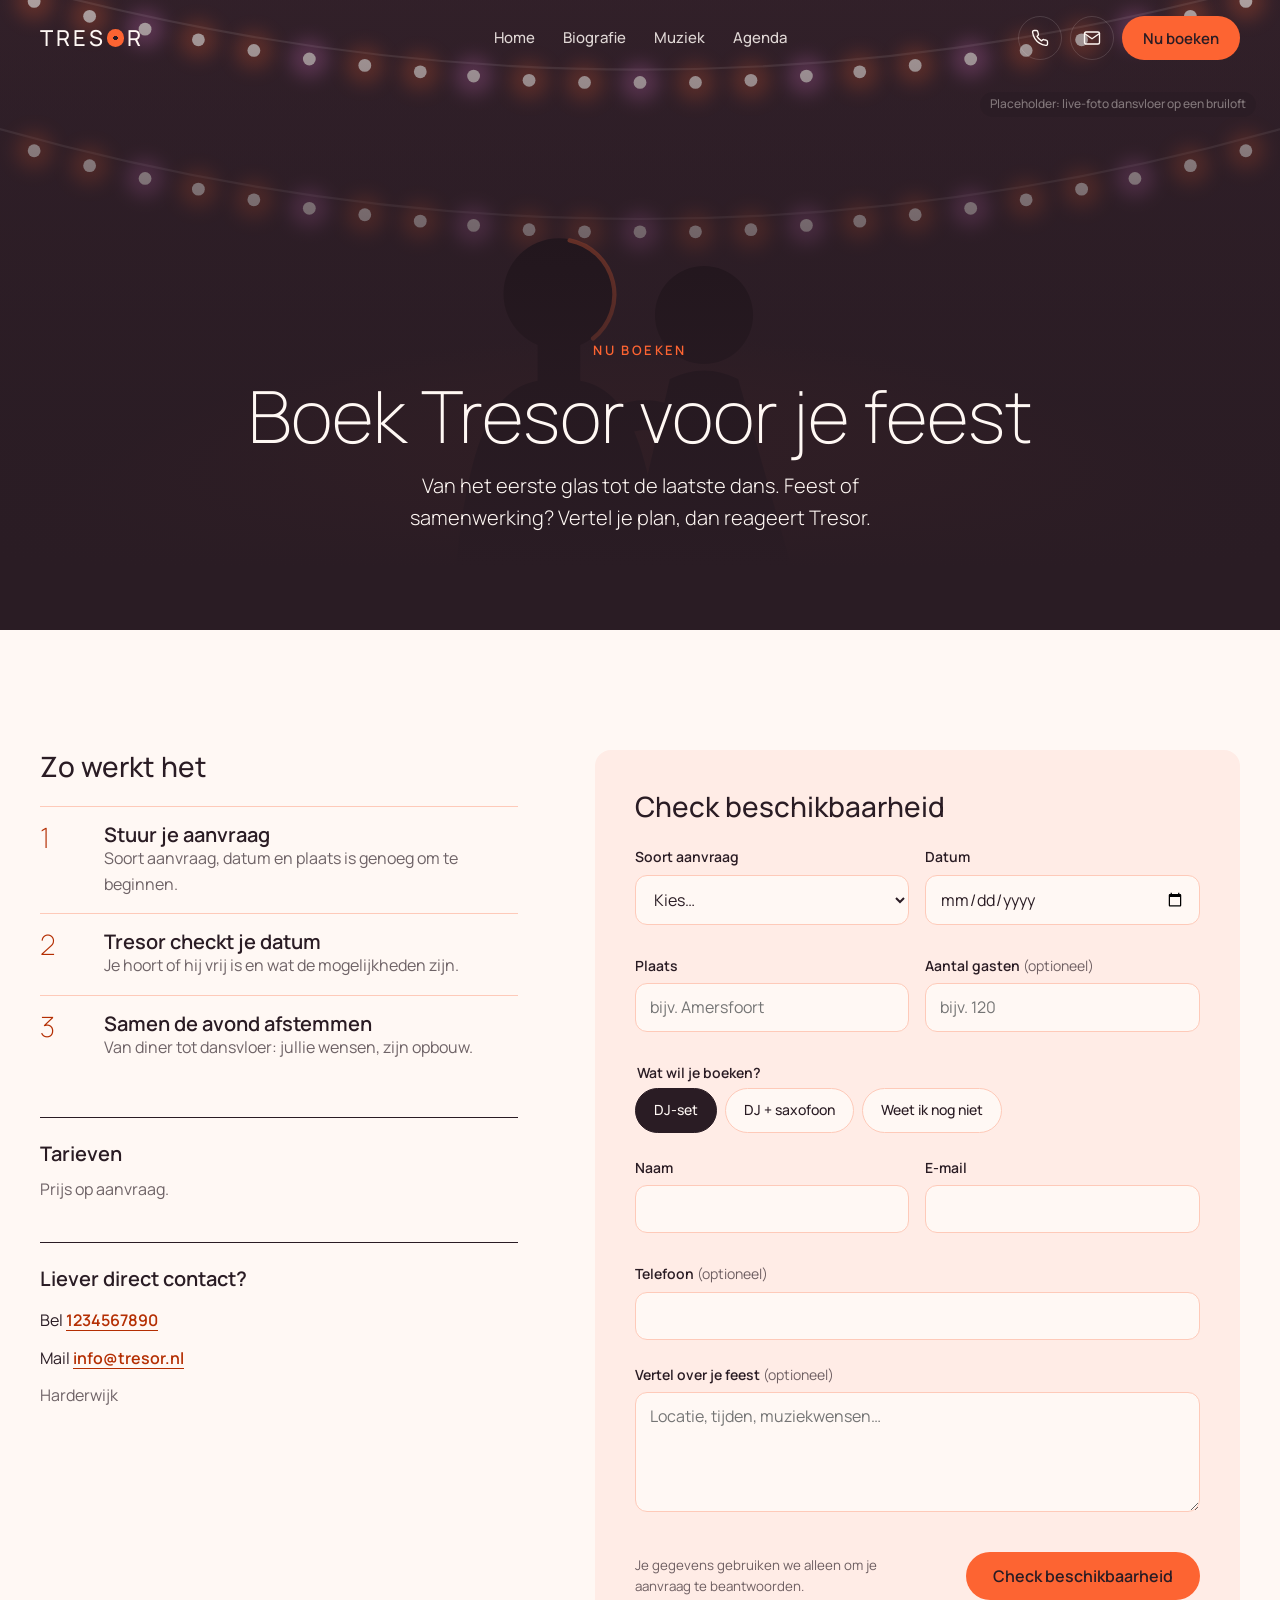
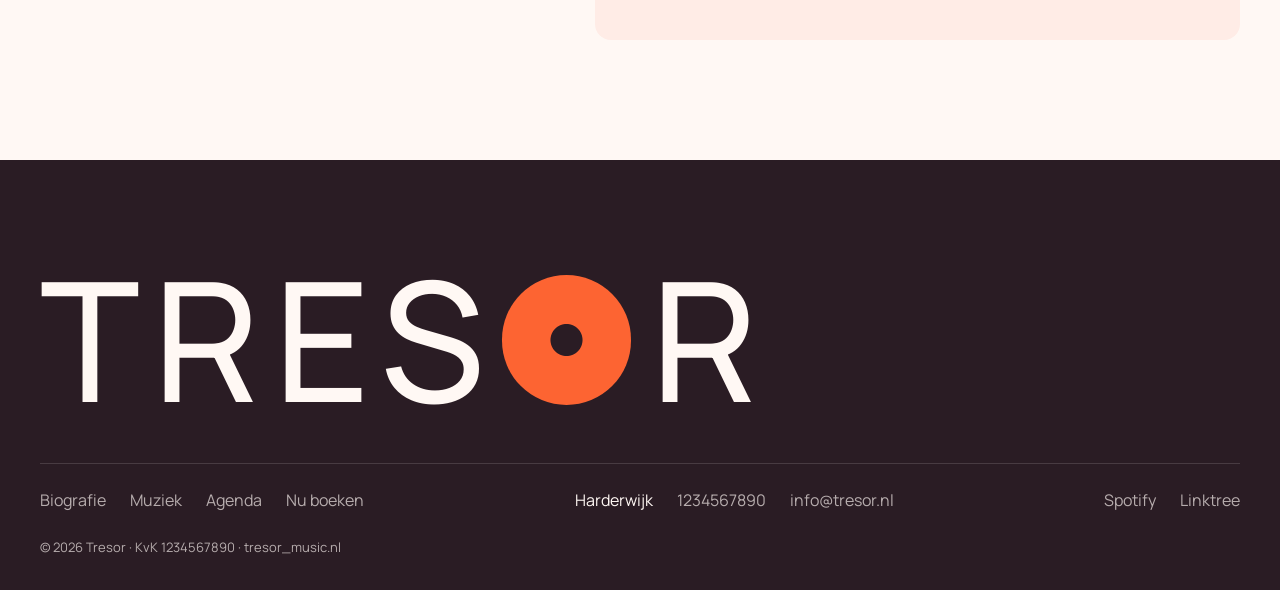
<file: boeken.html>
<!DOCTYPE html>
<html lang="nl">
<head>
<meta charset="UTF-8">
<meta name="viewport" content="width=device-width, initial-scale=1, viewport-fit=cover">
<title>Nu boeken | Tresor, DJ voor feesten in Harderwijk en omstreken</title>
<meta name="description" content="Boek Tresor, DJ en zanger uit Harderwijk, voor je bruiloft, bedrijfsfeest of studentengala. Ook als DJ + live saxofoon. Check beschikbaarheid via het formulier.">
<link rel="preconnect" href="https://fonts.googleapis.com">
<link rel="preconnect" href="https://fonts.gstatic.com" crossorigin>
<link href="https://fonts.googleapis.com/css2?family=Manrope:wght@200;300;400;500;600&display=swap" rel="stylesheet">
<link rel="stylesheet" href="styles.css">
<script src="main.js" defer></script>
</head>
<body>
<!-- Gegenereerde sfeer-illustraties (SVG). Vervang per plek door een echte foto: verwijder de <svg class="scene"> en zet een <img> in de .ph -->
<svg class="sprite" aria-hidden="true" width="0" height="0" style="position:absolute"><defs>
<linearGradient id="gBeamO" x1="0" y1="0" x2="0" y2="1"><stop offset="0" stop-color="#FD6432" stop-opacity=".42"/><stop offset="1" stop-color="#FD6432" stop-opacity="0"/></linearGradient>
<linearGradient id="gBeamP" x1="0" y1="0" x2="0" y2="1"><stop offset="0" stop-color="#F480E1" stop-opacity=".36"/><stop offset="1" stop-color="#F480E1" stop-opacity="0"/></linearGradient>
<linearGradient id="gBg" x1="0" y1="0" x2="0" y2="1"><stop offset="0" stop-color="#37232d"/><stop offset="1" stop-color="#2A1C24"/></linearGradient>
<radialGradient id="gHazeO"><stop offset="0" stop-color="#FD6432" stop-opacity=".45"/><stop offset="1" stop-color="#FD6432" stop-opacity="0"/></radialGradient>
<radialGradient id="gHazeP"><stop offset="0" stop-color="#F480E1" stop-opacity=".35"/><stop offset="1" stop-color="#F480E1" stop-opacity="0"/></radialGradient>
<linearGradient id="gSun" x1="0" y1="0" x2="0" y2="1"><stop offset="0" stop-color="#FD6432"/><stop offset="1" stop-color="#F480E1"/></linearGradient>
<filter id="fBlur" x="-50%" y="-50%" width="200%" height="200%"><feGaussianBlur stdDeviation="14"/></filter>
<filter id="fBeam" x="-50%" y="-10%" width="200%" height="120%"><feGaussianBlur stdDeviation="10"/></filter>
<filter id="fSoft" x="-50%" y="-50%" width="200%" height="200%"><feGaussianBlur stdDeviation="4"/></filter>
</defs><symbol id="s-hero" viewBox="0 0 1600 900" preserveAspectRatio="xMidYMid slice"><rect width="1600" height="900" fill="url(#gBg)"/><ellipse cx="760" cy="360" rx="520" ry="300" fill="url(#gHazeO)"/><polygon points="502 0 538 0 760 820 240 820" fill="url(#gBeamO)" filter="url(#fBeam)"/><polygon points="1022 0 1058 0 1320 820 820 820" fill="url(#gBeamP)" filter="url(#fBeam)"/><polygon points="770 0 790 0 920 700 640 700" fill="url(#gBeamO)" filter="url(#fBeam)"/><rect x="593" y="386" width="33" height="53" fill="#140c11"/><path d="M518 640 C518 450 559 428 610 428 C661 428 702 450 702 640Z" fill="#140c11"/><circle cx="610" cy="360" r="44" fill="#140c11"/><path d="M619 317 A44 44 0 0 1 636 395" stroke="#FD6432" stroke-width="4" fill="none" stroke-linecap="round" opacity=".8"/><path d="M640 410 C680 470 670 540 700 590 C710 610 690 630 670 612" stroke="#FD6432" stroke-opacity=".75" stroke-width="12" fill="none" stroke-linecap="round"/><rect x="943" y="378" width="35" height="55" fill="#140c11"/><path d="M864 640 C864 444 907 421 960 421 C1013 421 1056 444 1056 640Z" fill="#140c11"/><circle cx="960" cy="350" r="46" fill="#140c11"/><path d="M969 305 A46 46 0 0 1 988 387" stroke="#F480E1" stroke-width="4" fill="none" stroke-linecap="round" opacity=".8"/><path d="M900 440 Q860 360 918 344" stroke="#140c11" stroke-width="22" stroke-linecap="round" fill="none"/><circle cx="918" cy="344" r="15" fill="#140c11"/><path d="M1020 440 Q1062 360 1004 344" stroke="#140c11" stroke-width="22" stroke-linecap="round" fill="none"/><circle cx="1004" cy="344" r="15" fill="#140c11"/><path d="M912 350 A48 52 0 0 1 1008 350" stroke="#140c11" stroke-width="12" fill="none"/><rect x="380" y="560" width="840" height="340" fill="#1c1217"/><rect x="380" y="560" width="840" height="4" fill="#FD6432" opacity=".6"/><rect x="-12" y="798" width="28" height="44" fill="#120a0f"/><path d="M-68 1008 C-68 851 -36 833 2 833 C40 833 71 851 71 1008Z" fill="#120a0f"/><circle cx="1.5955061499935823" cy="776.2387177157877" r="36.38632684374735" fill="#120a0f"/><rect x="17" y="791" width="28" height="44" fill="#120a0f"/><path d="M-39 1009 C-39 844 -7 826 31 826 C69 826 100 844 100 1009Z" fill="#120a0f"/><circle cx="30.85927241038999" cy="769.1212798810083" r="36.545753603065776" fill="#120a0f"/><path d="M57 829 Q36 780 40 699" stroke="#120a0f" stroke-width="14" stroke-linecap="round" fill="none"/><circle cx="40" cy="699" r="10" fill="#120a0f"/><rect x="73" y="789" width="23" height="37" fill="#120a0f"/><path d="M27 974 C27 833 53 818 85 818 C117 818 143 833 143 974Z" fill="#120a0f"/><circle cx="85.01155869227559" cy="770.3043328804764" r="30.739560848008928" fill="#120a0f"/><rect x="77" y="802" width="21" height="33" fill="#120a0f"/><path d="M35 956 C35 842 59 828 87 828 C116 828 140 842 140 956Z" fill="#120a0f"/><circle cx="87.46732915329349" cy="785.2034383384029" r="27.631626322408028" fill="#120a0f"/><path d="M255 834 Q277 784 262 686" stroke="#120a0f" stroke-width="14" stroke-linecap="round" fill="none"/><circle cx="262" cy="686" r="10" fill="#120a0f"/><rect x="215" y="793" width="24" height="37" fill="#120a0f"/><path d="M168 977 C168 838 194 823 227 823 C260 823 286 838 286 977Z" fill="#120a0f"/><circle cx="227.01093539857925" cy="774.3418427026422" r="31.233942399529152" fill="#120a0f"/><path d="M337 843 Q315 794 320 680" stroke="#120a0f" stroke-width="14" stroke-linecap="round" fill="none"/><circle cx="320" cy="680" r="10" fill="#120a0f"/><rect x="353" y="803" width="23" height="37" fill="#120a0f"/><path d="M306 975 C306 848 332 832 364 832 C397 832 423 848 423 975Z" fill="#120a0f"/><circle cx="364.30277611658204" cy="784.2570961428694" r="30.89091037967072" fill="#120a0f"/><rect x="357" y="806" width="26" height="41" fill="#120a0f"/><path d="M306 994 C306 855 335 838 370 838 C406 838 435 855 435 994Z" fill="#120a0f"/><circle cx="370.2619884307018" cy="785.5564770377292" r="34.05528250595022" fill="#120a0f"/><rect x="391" y="785" width="29" height="45" fill="#120a0f"/><path d="M334 1015 C334 840 366 821 405 821 C445 821 477 840 477 1015Z" fill="#120a0f"/><circle cx="405.3405834979325" cy="762.8044078041419" r="37.575595367708736" fill="#120a0f"/><rect x="461" y="805" width="26" height="41" fill="#120a0f"/><path d="M408 997 C408 855 438 838 474 838 C510 838 540 855 540 997Z" fill="#120a0f"/><circle cx="474.0789616057682" cy="784.1618361149237" r="34.565804242090394" fill="#120a0f"/><path d="M616 845 Q639 792 606 679" stroke="#120a0f" stroke-width="15" stroke-linecap="round" fill="none"/><circle cx="606" cy="679" r="10" fill="#120a0f"/><rect x="574" y="802" width="25" height="39" fill="#120a0f"/><path d="M524 987 C524 850 552 833 587 833 C621 833 649 850 649 987Z" fill="#120a0f"/><circle cx="586.72647313885" cy="782.5039344851541" r="32.88238822821542" fill="#120a0f"/><path d="M779 845 Q801 796 796 717" stroke="#120a0f" stroke-width="14" stroke-linecap="round" fill="none"/><circle cx="796" cy="717" r="10" fill="#120a0f"/><rect x="739" y="805" width="24" height="37" fill="#120a0f"/><path d="M692 976 C692 850 719 834 751 834 C784 834 810 850 810 976Z" fill="#120a0f"/><circle cx="751.2321523368146" cy="786.269999272837" r="30.925541928150906" fill="#120a0f"/><rect x="749" y="809" width="25" height="40" fill="#120a0f"/><path d="M698 990 C698 857 726 841 761 841 C796 841 825 857 825 990Z" fill="#120a0f"/><circle cx="761.2192622669094" cy="788.8001174171853" r="33.3743903423817" fill="#120a0f"/><rect x="827" y="787" width="23" height="36" fill="#120a0f"/><path d="M781 970 C781 830 807 815 838 815 C869 815 895 830 895 970Z" fill="#120a0f"/><circle cx="838.0171850286142" cy="768.8783926778918" r="29.97144975222809" fill="#120a0f"/><path d="M844 825 Q821 774 853 673" stroke="#120a0f" stroke-width="14" stroke-linecap="round" fill="none"/><circle cx="853" cy="673" r="10" fill="#120a0f"/><rect x="860" y="784" width="24" height="38" fill="#120a0f"/><path d="M812 982 C812 830 839 814 873 814 C906 814 933 830 933 982Z" fill="#120a0f"/><circle cx="872.5359294853611" cy="764.3862129992615" r="32.06504448377653" fill="#120a0f"/><path d="M983 832 Q1009 772 975 677" stroke="#120a0f" stroke-width="17" stroke-linecap="round" fill="none"/><circle cx="975" cy="677" r="12" fill="#120a0f"/><rect x="935" y="783" width="28" height="45" fill="#120a0f"/><path d="M878 1014 C878 838 910 819 949 819 C988 819 1020 838 1020 1014Z" fill="#120a0f"/><circle cx="949.4033160073609" cy="760.9451548652439" r="37.386745917563275" fill="#120a0f"/><rect x="957" y="803" width="28" height="44" fill="#120a0f"/><path d="M901 1008 C901 856 932 837 970 837 C1008 837 1040 856 1040 1008Z" fill="#120a0f"/><circle cx="970.428863297759" cy="780.857903950003" r="36.413348407132666" fill="#120a0f"/><rect x="992" y="801" width="28" height="44" fill="#120a0f"/><path d="M936 1011 C936 854 968 836 1006 836 C1045 836 1076 854 1076 1011Z" fill="#120a0f"/><circle cx="1006.1812987372086" cy="778.8899995263399" r="36.75991569713122" fill="#120a0f"/><rect x="1009" y="793" width="25" height="39" fill="#120a0f"/><path d="M960 983 C960 839 987 823 1021 823 C1055 823 1082 839 1082 983Z" fill="#120a0f"/><circle cx="1021.171479587709" cy="773.3923710333684" r="32.24087581511077" fill="#120a0f"/><rect x="1016" y="793" width="25" height="39" fill="#120a0f"/><path d="M966 986 C966 841 994 824 1028 824 C1062 824 1090 841 1090 986Z" fill="#120a0f"/><circle cx="1028.0717504924255" cy="773.7719773322494" r="32.71113274418469" fill="#120a0f"/><rect x="1069" y="798" width="24" height="39" fill="#120a0f"/><path d="M1020 983 C1020 845 1048 829 1081 829 C1115 829 1142 845 1142 983Z" fill="#120a0f"/><circle cx="1081.1148196061317" cy="778.9324091568086" r="32.08432179134792" fill="#120a0f"/><rect x="1185" y="800" width="22" height="35" fill="#120a0f"/><path d="M1141 963 C1141 842 1166 828 1196 828 C1226 828 1250 842 1250 963Z" fill="#120a0f"/><circle cx="1195.653044170444" cy="783.0505232450065" r="28.85162743357741" fill="#120a0f"/><path d="M1253 837 Q1275 786 1275 693" stroke="#120a0f" stroke-width="15" stroke-linecap="round" fill="none"/><circle cx="1275" cy="693" r="10" fill="#120a0f"/><rect x="1211" y="795" width="25" height="39" fill="#120a0f"/><path d="M1162 984 C1162 842 1190 826 1223 826 C1257 826 1285 842 1285 984Z" fill="#120a0f"/><circle cx="1223.4976039103803" cy="775.8489462543987" r="32.25352751937447" fill="#120a0f"/><path d="M1379 834 Q1401 785 1383 684" stroke="#120a0f" stroke-width="14" stroke-linecap="round" fill="none"/><circle cx="1383" cy="684" r="10" fill="#120a0f"/><rect x="1340" y="794" width="23" height="37" fill="#120a0f"/><path d="M1294 973 C1294 838 1320 823 1352 823 C1384 823 1410 838 1410 973Z" fill="#120a0f"/><circle cx="1351.7967800899976" cy="775.6148650189025" r="30.518198753815703" fill="#120a0f"/><rect x="1342" y="791" width="23" height="36" fill="#120a0f"/><path d="M1296 971 C1296 835 1322 820 1353 820 C1385 820 1411 835 1411 971Z" fill="#120a0f"/><circle cx="1353.4492946381943" cy="772.9025927068064" r="30.23092379649257" fill="#120a0f"/><rect x="1394" y="804" width="20" height="32" fill="#120a0f"/><path d="M1354 948 C1354 843 1376 829 1404 829 C1431 829 1454 843 1454 948Z" fill="#120a0f"/><circle cx="1403.5943037150066" cy="788.7271025507105" r="26.26618962788972" fill="#120a0f"/><rect x="1599" y="805" width="29" height="45" fill="#120a0f"/><path d="M1541 1015 C1541 859 1574 841 1613 841 C1652 841 1684 859 1684 1015Z" fill="#120a0f"/><circle cx="1612.857530237159" cy="782.4543446912228" r="37.559666964635085" fill="#120a0f"/></symbol><symbol id="s-portrait" viewBox="0 0 600 800" preserveAspectRatio="xMidYMid slice"><rect width="600" height="800" fill="url(#gBg)"/><ellipse cx="420" cy="280" rx="300" ry="320" fill="url(#gHazeO)"/><ellipse cx="120" cy="560" rx="220" ry="260" fill="url(#gHazeP)"/><polygon points="462 0 478 0 600 700 330 700" fill="url(#gBeamO)" filter="url(#fBeam)"/><rect x="264" y="358" width="73" height="115" fill="#140c11"/><path d="M90 820 C90 497 184 449 300 449 C416 449 510 497 510 820Z" fill="#140c11"/><circle cx="300" cy="300" r="96" fill="#140c11"/><path d="M319 206 A96 96 0 0 1 358 377" stroke="#FD6432" stroke-width="8" fill="none" stroke-linecap="round" opacity=".8"/><path d="M222 420 Q300 500 378 420" stroke="#241820" stroke-width="18" fill="none" stroke-linecap="round"/><circle cx="222" cy="418" r="24" fill="#241820"/><circle cx="378" cy="418" r="24" fill="#241820"/></symbol><symbol id="s-artwork" viewBox="0 0 600 600" preserveAspectRatio="xMidYMid slice"><rect width="600" height="600" fill="#33242D"/><circle cx="300" cy="330" r="190" fill="url(#gSun)"/><rect x="0" y="360" width="600" height="8" fill="#33242D"/><rect x="0" y="392" width="600" height="12" fill="#33242D"/><rect x="0" y="426" width="600" height="16" fill="#33242D"/><rect x="0" y="462" width="600" height="20" fill="#33242D"/><rect x="0" y="500" width="600" height="26" fill="#33242D"/><rect x="0" y="520" width="600" height="80" fill="#33242D"/><circle cx="300" cy="330" r="20" fill="#33242D"/></symbol><symbol id="s-crowd" viewBox="0 0 800 500" preserveAspectRatio="xMidYMid slice"><rect width="800" height="500" fill="url(#gBg)"/><ellipse cx="400" cy="120" rx="420" ry="220" fill="url(#gHazeO)"/><polygon points="192 0 208 0 420 460 40 460" fill="url(#gBeamO)" filter="url(#fBeam)"/><polygon points="592 0 608 0 780 460 380 460" fill="url(#gBeamP)" filter="url(#fBeam)"/><polygon points="394 0 406 0 500 420 300 420" fill="url(#gBeamO)" filter="url(#fBeam)"/><path d="M-16 431 Q-37 382 -23 285" stroke="#1a1016" stroke-width="14" stroke-linecap="round" fill="none"/><circle cx="-23" cy="285" r="10" fill="#1a1016"/><rect x="-0" y="391" width="23" height="37" fill="#1a1016"/><path d="M-47 564 C-47 436 -20 420 11 420 C43 420 70 436 70 564Z" fill="#1a1016"/><circle cx="11.496353091267299" cy="372.91391305845576" r="30.584684590486795" fill="#1a1016"/><rect x="8" y="395" width="22" height="35" fill="#1a1016"/><path d="M-36 553 C-36 437 -11 422 19 422 C49 422 74 437 74 553Z" fill="#1a1016"/><circle cx="19.129451718915277" cy="377.62394527221625" r="28.820026947612046" fill="#1a1016"/><rect x="20" y="392" width="18" height="29" fill="#1a1016"/><path d="M-17 523 C-17 427 4 415 29 415 C54 415 74 427 74 523Z" fill="#1a1016"/><circle cx="28.71909681075372" cy="378.13878680367196" r="23.878710267871433" fill="#1a1016"/><path d="M64 419 Q83 375 76 290" stroke="#1a1016" stroke-width="12" stroke-linecap="round" fill="none"/><circle cx="76" cy="290" r="9" fill="#1a1016"/><rect x="28" y="383" width="21" height="33" fill="#1a1016"/><path d="M-14 546 C-14 423 10 409 39 409 C68 409 91 423 91 546Z" fill="#1a1016"/><circle cx="38.67855580267991" cy="366.31063605988504" r="27.643682931333867" fill="#1a1016"/><path d="M13 430 Q-9 380 1 293" stroke="#1a1016" stroke-width="14" stroke-linecap="round" fill="none"/><circle cx="1" cy="293" r="10" fill="#1a1016"/><rect x="29" y="390" width="24" height="37" fill="#1a1016"/><path d="M-18 567 C-18 435 8 419 41 419 C73 419 100 435 100 567Z" fill="#1a1016"/><circle cx="40.84648080073592" cy="370.96494964679283" r="31.234413836388615" fill="#1a1016"/><rect x="46" y="385" width="21" height="33" fill="#1a1016"/><path d="M3 546 C3 425 27 411 56 411 C85 411 109 425 109 546Z" fill="#1a1016"/><circle cx="56.198931208846645" cy="368.3430589382444" r="27.74423710258671" fill="#1a1016"/><rect x="73" y="391" width="22" height="35" fill="#1a1016"/><path d="M28 556 C28 433 53 419 84 419 C115 419 140 433 140 556Z" fill="#1a1016"/><circle cx="83.9936473657023" cy="373.25201656792626" r="29.294452894392176" fill="#1a1016"/><rect x="98" y="386" width="18" height="28" fill="#1a1016"/><path d="M63 519 C63 420 82 408 107 408 C131 408 151 420 151 519Z" fill="#1a1016"/><circle cx="106.71330609658162" cy="372.24611036569814" r="23.18065778254962" fill="#1a1016"/><path d="M146 415 Q130 378 136 303" stroke="#1a1016" stroke-width="11" stroke-linecap="round" fill="none"/><circle cx="136" cy="303" r="7" fill="#1a1016"/><rect x="159" y="385" width="18" height="28" fill="#1a1016"/><path d="M123 521 C123 419 143 407 168 407 C192 407 212 419 212 521Z" fill="#1a1016"/><circle cx="167.5207302698922" cy="370.79973079729" r="23.51984534660505" fill="#1a1016"/><rect x="240" y="391" width="23" height="37" fill="#1a1016"/><path d="M194 565 C194 435 220 420 252 420 C284 420 310 435 310 565Z" fill="#1a1016"/><circle cx="252.01952245985638" cy="372.28061188574844" r="30.754778118308884" fill="#1a1016"/><path d="M262 420 Q242 375 244 290" stroke="#1a1016" stroke-width="13" stroke-linecap="round" fill="none"/><circle cx="244" cy="290" r="9" fill="#1a1016"/><rect x="277" y="384" width="21" height="34" fill="#1a1016"/><path d="M234 548 C234 424 258 410 287 410 C316 410 340 424 340 548Z" fill="#1a1016"/><circle cx="287.17869020657184" cy="367.03646647420277" r="27.943698771050183" fill="#1a1016"/><rect x="302" y="396" width="22" height="34" fill="#1a1016"/><path d="M259 552 C259 437 283 423 313 423 C343 423 368 437 368 552Z" fill="#1a1016"/><circle cx="313.2115987066553" cy="378.6098682011403" r="28.641522054746744" fill="#1a1016"/><rect x="326" y="374" width="22" height="34" fill="#1a1016"/><path d="M283 551 C283 416 307 402 337 402 C366 402 391 416 391 551Z" fill="#1a1016"/><circle cx="336.59611887971175" cy="357.3802231634423" r="28.471288545276686" fill="#1a1016"/><rect x="335" y="387" width="19" height="30" fill="#1a1016"/><path d="M297 529 C297 423 318 411 344 411 C370 411 391 423 391 529Z" fill="#1a1016"/><circle cx="344.26237427640416" cy="372.33171444621394" r="24.845955320941492" fill="#1a1016"/><path d="M386 414 Q371 378 383 317" stroke="#1a1016" stroke-width="10" stroke-linecap="round" fill="none"/><circle cx="383" cy="317" r="7" fill="#1a1016"/><rect x="398" y="385" width="17" height="27" fill="#1a1016"/><path d="M364 513 C364 417 383 406 406 406 C429 406 448 417 448 513Z" fill="#1a1016"/><circle cx="406.24601587911303" cy="371.79082538089705" r="22.225629280555886" fill="#1a1016"/><path d="M453 413 Q470 373 445 297" stroke="#1a1016" stroke-width="11" stroke-linecap="round" fill="none"/><circle cx="445" cy="297" r="8" fill="#1a1016"/><rect x="421" y="380" width="19" height="30" fill="#1a1016"/><path d="M383 529 C383 416 404 404 430 404 C456 404 477 416 477 529Z" fill="#1a1016"/><circle cx="430.1408836176189" cy="365.30697084990646" r="24.874319264988618" fill="#1a1016"/><rect x="454" y="377" width="21" height="33" fill="#1a1016"/><path d="M413 545 C413 417 436 403 465 403 C493 403 517 417 517 545Z" fill="#1a1016"/><circle cx="464.7664768386989" cy="360.56951401991466" r="27.494399091440375" fill="#1a1016"/><path d="M535 431 Q556 382 545 292" stroke="#1a1016" stroke-width="14" stroke-linecap="round" fill="none"/><circle cx="545" cy="292" r="10" fill="#1a1016"/><rect x="495" y="392" width="23" height="37" fill="#1a1016"/><path d="M449 564 C449 436 475 421 507 421 C539 421 565 436 565 564Z" fill="#1a1016"/><circle cx="507.04390682069504" cy="373.17537745833994" r="30.63984469698515" fill="#1a1016"/><path d="M505 425 Q488 386 514 301" stroke="#1a1016" stroke-width="11" stroke-linecap="round" fill="none"/><circle cx="514" cy="301" r="8" fill="#1a1016"/><rect x="518" y="393" width="18" height="29" fill="#1a1016"/><path d="M481 526 C481 428 501 416 527 416 C552 416 573 428 573 526Z" fill="#1a1016"/><circle cx="526.7849573534771" cy="378.38627862641624" r="24.307515081086823" fill="#1a1016"/><path d="M696 420 Q713 382 702 313" stroke="#1a1016" stroke-width="11" stroke-linecap="round" fill="none"/><circle cx="702" cy="313" r="8" fill="#1a1016"/><rect x="666" y="389" width="18" height="29" fill="#1a1016"/><path d="M629 523 C629 423 650 412 675 412 C699 412 720 423 720 523Z" fill="#1a1016"/><circle cx="674.555784724512" cy="374.6267548216682" r="23.823428739811973" fill="#1a1016"/><rect x="767" y="378" width="18" height="28" fill="#1a1016"/><path d="M732 520 C732 412 752 400 776 400 C800 400 820 412 820 520Z" fill="#1a1016"/><circle cx="776.0755116638848" cy="364.0154652768267" r="23.25491512495977" fill="#1a1016"/><path d="M826 417 Q846 372 827 287" stroke="#1a1016" stroke-width="13" stroke-linecap="round" fill="none"/><circle cx="827" cy="287" r="9" fill="#1a1016"/><rect x="789" y="380" width="22" height="34" fill="#1a1016"/><path d="M746 551 C746 422 770 407 800 407 C830 407 854 422 854 551Z" fill="#1a1016"/><circle cx="800.0542886980528" cy="363.10351483811" r="28.54966463716329" fill="#1a1016"/><path d="M-19 503 Q-45 443 -38 345" stroke="#120a0f" stroke-width="17" stroke-linecap="round" fill="none"/><circle cx="-38" cy="345" r="12" fill="#120a0f"/><rect x="1" y="454" width="29" height="45" fill="#120a0f"/><path d="M-57 677 C-57 509 -24 490 15 490 C55 490 87 509 87 677Z" fill="#120a0f"/><circle cx="15.179482550670642" cy="431.3622039861755" r="37.84707040240609" fill="#120a0f"/><rect x="45" y="447" width="23" height="37" fill="#120a0f"/><path d="M-2 633 C-2 491 24 476 56 476 C88 476 114 491 114 633Z" fill="#120a0f"/><circle cx="56.1632514931451" cy="428.58939486526225" r="30.427833365518595" fill="#120a0f"/><rect x="44" y="463" width="30" height="47" fill="#120a0f"/><path d="M-16 686 C-16 520 18 501 59 501 C100 501 134 520 134 686Z" fill="#120a0f"/><circle cx="59.06370323254352" cy="439.7316001729186" r="39.33730087851892" fill="#120a0f"/><path d="M106 505 Q83 454 95 355" stroke="#120a0f" stroke-width="15" stroke-linecap="round" fill="none"/><circle cx="95" cy="355" r="10" fill="#120a0f"/><rect x="123" y="463" width="25" height="39" fill="#120a0f"/><path d="M74 644 C74 510 101 494 135 494 C169 494 197 510 197 644Z" fill="#120a0f"/><circle cx="135.11468883809636" cy="443.95439921399424" r="32.3438565301112" fill="#120a0f"/><rect x="222" y="443" width="25" height="40" fill="#120a0f"/><path d="M172 650 C172 492 200 475 235 475 C270 475 298 492 298 650Z" fill="#120a0f"/><circle cx="234.8570606046014" cy="423.3921461496367" r="33.33795479596663" fill="#120a0f"/><path d="M324 503 Q296 439 317 338" stroke="#120a0f" stroke-width="18" stroke-linecap="round" fill="none"/><circle cx="317" cy="338" r="13" fill="#120a0f"/><rect x="345" y="451" width="30" height="48" fill="#120a0f"/><path d="M284 690 C284 509 318 489 360 489 C402 489 436 509 436 690Z" fill="#120a0f"/><circle cx="359.99882494824766" cy="427.3033276434422" r="40.08258659391434" fill="#120a0f"/><path d="M404 517 Q430 458 405 324" stroke="#120a0f" stroke-width="17" stroke-linecap="round" fill="none"/><circle cx="405" cy="324" r="12" fill="#120a0f"/><rect x="357" y="469" width="28" height="44" fill="#120a0f"/><path d="M301 671 C301 522 333 504 371 504 C410 504 441 522 441 671Z" fill="#120a0f"/><circle cx="371.1460588838096" cy="446.82628323645076" r="36.75770712789487" fill="#120a0f"/><path d="M370 526 Q342 462 366 314" stroke="#120a0f" stroke-width="18" stroke-linecap="round" fill="none"/><circle cx="366" cy="314" r="13" fill="#120a0f"/><rect x="391" y="474" width="31" height="48" fill="#120a0f"/><path d="M330 691 C330 532 365 512 407 512 C449 512 483 532 483 691Z" fill="#120a0f"/><circle cx="406.5866693723077" cy="449.9824888979333" r="40.16771727963365" fill="#120a0f"/><rect x="397" y="469" width="26" height="42" fill="#120a0f"/><path d="M344 659 C344 519 374 502 410 502 C446 502 476 519 476 659Z" fill="#120a0f"/><circle cx="410.0032567951166" cy="447.96841844458874" r="34.76909265695137" fill="#120a0f"/><path d="M486 516 Q513 453 471 336" stroke="#120a0f" stroke-width="18" stroke-linecap="round" fill="none"/><circle cx="471" cy="336" r="12" fill="#120a0f"/><rect x="435" y="465" width="30" height="47" fill="#120a0f"/><path d="M375 686 C375 522 409 502 450 502 C491 502 525 522 525 686Z" fill="#120a0f"/><circle cx="450.2088043076166" cy="441.509162967417" r="39.342130304119806" fill="#120a0f"/><rect x="458" y="470" width="31" height="49" fill="#120a0f"/><path d="M395 696 C395 530 430 509 473 509 C516 509 551 530 551 696Z" fill="#120a0f"/><circle cx="473.40325623391345" cy="445.5772491419517" r="41.07417244774029" fill="#120a0f"/><path d="M482 496 Q461 448 479 366" stroke="#120a0f" stroke-width="14" stroke-linecap="round" fill="none"/><circle cx="479" cy="366" r="9" fill="#120a0f"/><rect x="498" y="457" width="23" height="36" fill="#120a0f"/><path d="M452 631 C452 501 478 485 509 485 C541 485 566 501 566 631Z" fill="#120a0f"/><circle cx="509.10148498211356" cy="438.79254683892793" r="30.1314601653719" fill="#120a0f"/><rect x="548" y="469" width="29" height="47" fill="#120a0f"/><path d="M489 683 C489 525 522 506 562 506 C603 506 636 525 636 683Z" fill="#120a0f"/><circle cx="562.4883253346409" cy="445.9365911009979" r="38.78273058857221" fill="#120a0f"/><path d="M674 499 Q696 449 692 334" stroke="#120a0f" stroke-width="14" stroke-linecap="round" fill="none"/><circle cx="692" cy="334" r="10" fill="#120a0f"/><rect x="634" y="458" width="24" height="38" fill="#120a0f"/><path d="M586 638 C586 504 613 488 646 488 C679 488 706 504 706 638Z" fill="#120a0f"/><circle cx="646.1005729167603" cy="439.43125983965245" r="31.398095851676466" fill="#120a0f"/><path d="M627 491 Q601 432 625 301" stroke="#120a0f" stroke-width="17" stroke-linecap="round" fill="none"/><circle cx="625" cy="301" r="12" fill="#120a0f"/><rect x="646" y="443" width="28" height="45" fill="#120a0f"/><path d="M590 673 C590 496 621 478 660 478 C699 478 731 496 731 673Z" fill="#120a0f"/><circle cx="660.1014088684291" cy="420.37192921896343" r="37.11288752890931" fill="#120a0f"/><rect x="742" y="470" width="29" height="45" fill="#120a0f"/><path d="M685 676 C685 524 717 505 756 505 C796 505 828 524 828 676Z" fill="#120a0f"/><circle cx="756.3368905799326" cy="446.9738014239823" r="37.70202787908553" fill="#120a0f"/><rect x="778" y="463" width="25" height="39" fill="#120a0f"/><path d="M729 645 C729 510 756 494 790 494 C824 494 852 510 852 645Z" fill="#120a0f"/><circle cx="790.396536145476" cy="443.2726092372438" r="32.55892042293027" fill="#120a0f"/><path d="M774 506 Q751 452 780 341" stroke="#120a0f" stroke-width="15" stroke-linecap="round" fill="none"/><circle cx="780" cy="341" r="11" fill="#120a0f"/><rect x="792" y="462" width="26" height="41" fill="#120a0f"/><path d="M741 654 C741 512 770 495 805 495 C841 495 870 512 870 654Z" fill="#120a0f"/><circle cx="805.0424734709737" cy="441.95242036916704" r="33.94746510657276" fill="#120a0f"/></symbol><symbol id="s-confetti" viewBox="0 0 800 500" preserveAspectRatio="xMidYMid slice"><rect x="498" y="245" width="7" height="12" rx="1" fill="#FD6432" opacity="0.85" transform="rotate(151 498 245)"/><rect x="199" y="17" width="7" height="12" rx="1" fill="#F480E1" opacity="0.71" transform="rotate(20 199 17)"/><rect x="197" y="179" width="7" height="12" rx="1" fill="#F480E1" opacity="0.60" transform="rotate(2 197 179)"/><rect x="224" y="302" width="7" height="12" rx="1" fill="#FD6432" opacity="0.86" transform="rotate(29 224 302)"/><rect x="111" y="204" width="7" height="12" rx="1" fill="#F480E1" opacity="0.94" transform="rotate(24 111 204)"/><rect x="4" y="255" width="7" height="12" rx="1" fill="#F480E1" opacity="0.63" transform="rotate(157 4 255)"/><rect x="769" y="178" width="7" height="12" rx="1" fill="#F480E1" opacity="0.94" transform="rotate(33 769 178)"/><rect x="158" y="318" width="7" height="12" rx="1" fill="#FD6432" opacity="0.66" transform="rotate(54 158 318)"/><rect x="133" y="48" width="7" height="12" rx="1" fill="#FD6432" opacity="0.87" transform="rotate(60 133 48)"/><rect x="469" y="197" width="7" height="12" rx="1" fill="#FFF8F4" opacity="0.66" transform="rotate(12 469 197)"/><rect x="245" y="230" width="7" height="12" rx="1" fill="#F480E1" opacity="0.82" transform="rotate(87 245 230)"/><rect x="46" y="322" width="7" height="12" rx="1" fill="#FD6432" opacity="0.66" transform="rotate(171 46 322)"/><rect x="323" y="181" width="7" height="12" rx="1" fill="#FD6432" opacity="0.76" transform="rotate(66 323 181)"/><rect x="7" y="15" width="7" height="12" rx="1" fill="#F480E1" opacity="0.93" transform="rotate(112 7 15)"/><rect x="95" y="81" width="7" height="12" rx="1" fill="#FD6432" opacity="0.66" transform="rotate(62 95 81)"/><rect x="420" y="256" width="7" height="12" rx="1" fill="#FD6432" opacity="0.85" transform="rotate(106 420 256)"/><rect x="294" y="98" width="7" height="12" rx="1" fill="#FD6432" opacity="0.54" transform="rotate(170 294 98)"/><rect x="273" y="202" width="7" height="12" rx="1" fill="#F480E1" opacity="0.92" transform="rotate(61 273 202)"/><rect x="436" y="103" width="7" height="12" rx="1" fill="#FFF8F4" opacity="0.86" transform="rotate(55 436 103)"/><rect x="501" y="238" width="7" height="12" rx="1" fill="#FFF8F4" opacity="0.57" transform="rotate(179 501 238)"/><rect x="39" y="326" width="7" height="12" rx="1" fill="#FD6432" opacity="0.83" transform="rotate(6 39 326)"/><rect x="275" y="83" width="7" height="12" rx="1" fill="#FD6432" opacity="0.94" transform="rotate(26 275 83)"/><rect x="511" y="265" width="7" height="12" rx="1" fill="#FFF8F4" opacity="0.56" transform="rotate(151 511 265)"/><rect x="585" y="313" width="7" height="12" rx="1" fill="#FD6432" opacity="0.70" transform="rotate(19 585 313)"/><rect x="119" y="279" width="7" height="12" rx="1" fill="#FFF8F4" opacity="0.91" transform="rotate(25 119 279)"/><rect x="496" y="56" width="7" height="12" rx="1" fill="#FD6432" opacity="0.81" transform="rotate(173 496 56)"/><rect x="254" y="90" width="7" height="12" rx="1" fill="#FD6432" opacity="0.57" transform="rotate(73 254 90)"/><rect x="302" y="326" width="7" height="12" rx="1" fill="#F480E1" opacity="0.72" transform="rotate(113 302 326)"/><rect x="271" y="29" width="7" height="12" rx="1" fill="#FFF8F4" opacity="0.75" transform="rotate(93 271 29)"/><rect x="402" y="21" width="7" height="12" rx="1" fill="#FFF8F4" opacity="0.80" transform="rotate(125 402 21)"/><rect x="608" y="120" width="7" height="12" rx="1" fill="#FFF8F4" opacity="0.62" transform="rotate(150 608 120)"/><rect x="785" y="236" width="7" height="12" rx="1" fill="#FFF8F4" opacity="0.76" transform="rotate(117 785 236)"/><rect x="9" y="181" width="7" height="12" rx="1" fill="#FFF8F4" opacity="0.62" transform="rotate(59 9 181)"/><rect x="231" y="165" width="7" height="12" rx="1" fill="#FFF8F4" opacity="0.79" transform="rotate(63 231 165)"/><rect x="590" y="273" width="7" height="12" rx="1" fill="#FFF8F4" opacity="0.58" transform="rotate(166 590 273)"/><rect x="694" y="148" width="7" height="12" rx="1" fill="#FFF8F4" opacity="0.73" transform="rotate(172 694 148)"/><rect x="423" y="55" width="7" height="12" rx="1" fill="#FFF8F4" opacity="0.71" transform="rotate(169 423 55)"/><rect x="553" y="237" width="7" height="12" rx="1" fill="#FD6432" opacity="0.85" transform="rotate(31 553 237)"/><rect x="465" y="220" width="7" height="12" rx="1" fill="#FD6432" opacity="0.75" transform="rotate(54 465 220)"/><rect x="694" y="89" width="7" height="12" rx="1" fill="#FD6432" opacity="0.76" transform="rotate(35 694 89)"/><rect x="499" y="60" width="7" height="12" rx="1" fill="#F480E1" opacity="0.52" transform="rotate(114 499 60)"/><rect x="377" y="75" width="7" height="12" rx="1" fill="#FD6432" opacity="0.55" transform="rotate(161 377 75)"/><rect x="774" y="159" width="7" height="12" rx="1" fill="#FD6432" opacity="0.66" transform="rotate(75 774 159)"/><rect x="530" y="24" width="7" height="12" rx="1" fill="#F480E1" opacity="0.91" transform="rotate(43 530 24)"/><rect x="1" y="134" width="7" height="12" rx="1" fill="#FFF8F4" opacity="0.89" transform="rotate(154 1 134)"/><rect x="551" y="181" width="7" height="12" rx="1" fill="#FD6432" opacity="0.64" transform="rotate(99 551 181)"/><rect x="236" y="169" width="7" height="12" rx="1" fill="#FFF8F4" opacity="0.87" transform="rotate(172 236 169)"/><rect x="335" y="268" width="7" height="12" rx="1" fill="#FFF8F4" opacity="0.57" transform="rotate(84 335 268)"/><rect x="306" y="157" width="7" height="12" rx="1" fill="#F480E1" opacity="0.77" transform="rotate(174 306 157)"/><rect x="281" y="295" width="7" height="12" rx="1" fill="#FD6432" opacity="0.65" transform="rotate(69 281 295)"/><rect x="733" y="178" width="7" height="12" rx="1" fill="#FFF8F4" opacity="0.90" transform="rotate(113 733 178)"/><rect x="301" y="142" width="7" height="12" rx="1" fill="#F480E1" opacity="0.72" transform="rotate(89 301 142)"/><rect x="567" y="127" width="7" height="12" rx="1" fill="#F480E1" opacity="0.62" transform="rotate(107 567 127)"/><rect x="785" y="164" width="7" height="12" rx="1" fill="#FD6432" opacity="0.93" transform="rotate(4 785 164)"/><rect x="246" y="307" width="7" height="12" rx="1" fill="#F480E1" opacity="0.55" transform="rotate(86 246 307)"/><rect x="497" y="146" width="7" height="12" rx="1" fill="#FFF8F4" opacity="0.56" transform="rotate(7 497 146)"/><rect x="314" y="158" width="7" height="12" rx="1" fill="#FFF8F4" opacity="0.71" transform="rotate(44 314 158)"/><rect x="29" y="162" width="7" height="12" rx="1" fill="#F480E1" opacity="0.63" transform="rotate(130 29 162)"/><rect x="394" y="328" width="7" height="12" rx="1" fill="#FD6432" opacity="0.56" transform="rotate(3 394 328)"/><rect x="226" y="234" width="7" height="12" rx="1" fill="#FFF8F4" opacity="0.51" transform="rotate(132 226 234)"/><rect x="280" y="225" width="7" height="12" rx="1" fill="#F480E1" opacity="0.61" transform="rotate(7 280 225)"/><rect x="364" y="302" width="7" height="12" rx="1" fill="#F480E1" opacity="0.85" transform="rotate(3 364 302)"/><rect x="342" y="190" width="7" height="12" rx="1" fill="#FD6432" opacity="0.88" transform="rotate(155 342 190)"/><rect x="381" y="225" width="7" height="12" rx="1" fill="#F480E1" opacity="0.71" transform="rotate(162 381 225)"/><rect x="607" y="100" width="7" height="12" rx="1" fill="#FD6432" opacity="0.69" transform="rotate(125 607 100)"/><rect x="229" y="258" width="7" height="12" rx="1" fill="#FFF8F4" opacity="0.72" transform="rotate(26 229 258)"/><rect x="439" y="164" width="7" height="12" rx="1" fill="#FFF8F4" opacity="0.69" transform="rotate(97 439 164)"/><rect x="433" y="16" width="7" height="12" rx="1" fill="#F480E1" opacity="0.54" transform="rotate(48 433 16)"/><rect x="50" y="311" width="7" height="12" rx="1" fill="#FFF8F4" opacity="0.94" transform="rotate(130 50 311)"/><rect x="799" y="231" width="7" height="12" rx="1" fill="#FD6432" opacity="0.56" transform="rotate(22 799 231)"/><rect x="492" y="272" width="7" height="12" rx="1" fill="#FD6432" opacity="0.56" transform="rotate(128 492 272)"/><rect x="234" y="303" width="7" height="12" rx="1" fill="#F480E1" opacity="0.58" transform="rotate(33 234 303)"/><rect x="642" y="22" width="7" height="12" rx="1" fill="#F480E1" opacity="0.55" transform="rotate(8 642 22)"/><rect x="303" y="24" width="7" height="12" rx="1" fill="#FD6432" opacity="0.55" transform="rotate(103 303 24)"/><rect x="319" y="206" width="7" height="12" rx="1" fill="#FD6432" opacity="0.64" transform="rotate(78 319 206)"/><rect x="480" y="162" width="7" height="12" rx="1" fill="#FFF8F4" opacity="0.56" transform="rotate(165 480 162)"/><rect x="236" y="188" width="7" height="12" rx="1" fill="#FFF8F4" opacity="0.75" transform="rotate(164 236 188)"/><rect x="497" y="87" width="7" height="12" rx="1" fill="#F480E1" opacity="0.84" transform="rotate(46 497 87)"/><rect x="414" y="44" width="7" height="12" rx="1" fill="#F480E1" opacity="0.70" transform="rotate(155 414 44)"/><rect x="311" y="43" width="7" height="12" rx="1" fill="#FD6432" opacity="0.54" transform="rotate(118 311 43)"/><rect x="534" y="30" width="7" height="12" rx="1" fill="#FD6432" opacity="0.70" transform="rotate(91 534 30)"/><rect x="312" y="153" width="7" height="12" rx="1" fill="#FFF8F4" opacity="0.74" transform="rotate(19 312 153)"/><rect x="434" y="127" width="7" height="12" rx="1" fill="#F480E1" opacity="0.69" transform="rotate(170 434 127)"/><rect x="636" y="247" width="7" height="12" rx="1" fill="#FD6432" opacity="0.80" transform="rotate(175 636 247)"/><rect x="656" y="46" width="7" height="12" rx="1" fill="#FD6432" opacity="0.61" transform="rotate(64 656 46)"/><rect x="267" y="203" width="7" height="12" rx="1" fill="#FFF8F4" opacity="0.67" transform="rotate(143 267 203)"/><rect x="578" y="118" width="7" height="12" rx="1" fill="#FFF8F4" opacity="0.70" transform="rotate(145 578 118)"/><rect x="681" y="171" width="7" height="12" rx="1" fill="#F480E1" opacity="0.68" transform="rotate(133 681 171)"/><rect x="78" y="11" width="7" height="12" rx="1" fill="#F480E1" opacity="0.72" transform="rotate(35 78 11)"/><rect x="750" y="218" width="7" height="12" rx="1" fill="#FFF8F4" opacity="0.71" transform="rotate(0 750 218)"/></symbol><symbol id="s-duo" viewBox="0 0 800 400" preserveAspectRatio="xMidYMid slice"><rect width="800" height="400" fill="url(#gBg)"/><ellipse cx="400" cy="140" rx="360" ry="180" fill="url(#gHazeP)"/><polygon points="294 0 306 0 440 380 160 380" fill="url(#gBeamO)" filter="url(#fBeam)"/><polygon points="514 0 526 0 660 380 400 380" fill="url(#gBeamP)" filter="url(#fBeam)"/><rect x="289" y="193" width="23" height="36" fill="#140c11"/><path d="M236 320 C236 236 265 222 300 222 C335 222 364 236 364 320Z" fill="#140c11"/><circle cx="300" cy="175" r="30" fill="#140c11"/><path d="M306 146 A30 30 0 0 1 318 199" stroke="#FD6432" stroke-width="2" fill="none" stroke-linecap="round" opacity=".8"/><path d="M318 211 C346 250 338 280 356 296" stroke="#FD6432" stroke-opacity=".75" stroke-width="8" fill="none" stroke-linecap="round"/><rect x="498" y="190" width="24" height="37" fill="#140c11"/><path d="M444 320 C444 235 474 219 510 219 C546 219 576 235 576 320Z" fill="#140c11"/><circle cx="510" cy="171" r="31" fill="#140c11"/><path d="M516 141 A31 31 0 0 1 529 196" stroke="#F480E1" stroke-width="2" fill="none" stroke-linecap="round" opacity=".8"/><path d="M478 173 A33 36 0 0 1 542 173" stroke="#140c11" stroke-width="8" fill="none"/><rect x="0" y="270" width="800" height="130" fill="#1c1217"/><rect x="0" y="270" width="800" height="3" fill="#FD6432" opacity=".6"/></symbol><symbol id="s-deck" viewBox="0 0 400 400" preserveAspectRatio="xMidYMid slice"><rect width="400" height="400" fill="#1c1217"/><ellipse cx="80" cy="60" rx="260" ry="200" fill="url(#gHazeO)"/><circle cx="190" cy="210" r="150" fill="#0f090c"/><circle cx="190" cy="210" r="60" fill="none" stroke="#FFF8F4" stroke-opacity=".07"/><circle cx="190" cy="210" r="69" fill="none" stroke="#FFF8F4" stroke-opacity=".07"/><circle cx="190" cy="210" r="78" fill="none" stroke="#FFF8F4" stroke-opacity=".07"/><circle cx="190" cy="210" r="87" fill="none" stroke="#FFF8F4" stroke-opacity=".07"/><circle cx="190" cy="210" r="96" fill="none" stroke="#FFF8F4" stroke-opacity=".07"/><circle cx="190" cy="210" r="105" fill="none" stroke="#FFF8F4" stroke-opacity=".07"/><circle cx="190" cy="210" r="114" fill="none" stroke="#FFF8F4" stroke-opacity=".07"/><circle cx="190" cy="210" r="123" fill="none" stroke="#FFF8F4" stroke-opacity=".07"/><circle cx="190" cy="210" r="132" fill="none" stroke="#FFF8F4" stroke-opacity=".07"/><circle cx="190" cy="210" r="141" fill="none" stroke="#FFF8F4" stroke-opacity=".07"/><path d="M70 150 A135 135 0 0 1 150 85" stroke="#FD6432" stroke-opacity=".5" stroke-width="3" fill="none"/><circle cx="190" cy="210" r="46" fill="#FD6432"/><circle cx="190" cy="210" r="8" fill="#2A1C24"/><circle cx="350" cy="70" r="16" fill="#2c1f26"/><path d="M350 70 L360 250 L262 300" stroke="#FFF8F4" stroke-opacity=".55" stroke-width="7" fill="none" stroke-linecap="round" stroke-linejoin="round"/><rect x="246" y="290" width="30" height="20" rx="3" fill="#FFF8F4" opacity=".6" transform="rotate(-25 262 300)"/></symbol><symbol id="s-couple" viewBox="0 0 600 400" preserveAspectRatio="xMidYMid slice"><rect width="600" height="400" fill="url(#gBg)"/><ellipse cx="300" cy="330" rx="300" ry="120" fill="url(#gHazeO)"/><path d="M-10 40 Q300 130 610 40" stroke="#FFF8F4" stroke-opacity=".15" fill="none"/><circle cx="16" cy="53" r="9" fill="#FD6432" opacity=".35" filter="url(#fSoft)"/><circle cx="16" cy="53" r="3" fill="#FFF8F4" opacity=".9"/><circle cx="42" cy="60" r="9" fill="#FD6432" opacity=".35" filter="url(#fSoft)"/><circle cx="42" cy="60" r="3" fill="#FFF8F4" opacity=".9"/><circle cx="68" cy="66" r="9" fill="#F480E1" opacity=".35" filter="url(#fSoft)"/><circle cx="68" cy="66" r="3" fill="#FFF8F4" opacity=".9"/><circle cx="93" cy="71" r="9" fill="#FD6432" opacity=".35" filter="url(#fSoft)"/><circle cx="93" cy="71" r="3" fill="#FFF8F4" opacity=".9"/><circle cx="119" cy="76" r="9" fill="#FD6432" opacity=".35" filter="url(#fSoft)"/><circle cx="119" cy="76" r="3" fill="#FFF8F4" opacity=".9"/><circle cx="145" cy="80" r="9" fill="#F480E1" opacity=".35" filter="url(#fSoft)"/><circle cx="145" cy="80" r="3" fill="#FFF8F4" opacity=".9"/><circle cx="171" cy="83" r="9" fill="#FD6432" opacity=".35" filter="url(#fSoft)"/><circle cx="171" cy="83" r="3" fill="#FFF8F4" opacity=".9"/><circle cx="197" cy="86" r="9" fill="#FD6432" opacity=".35" filter="url(#fSoft)"/><circle cx="197" cy="86" r="3" fill="#FFF8F4" opacity=".9"/><circle cx="222" cy="88" r="9" fill="#F480E1" opacity=".35" filter="url(#fSoft)"/><circle cx="222" cy="88" r="3" fill="#FFF8F4" opacity=".9"/><circle cx="248" cy="90" r="9" fill="#FD6432" opacity=".35" filter="url(#fSoft)"/><circle cx="248" cy="90" r="3" fill="#FFF8F4" opacity=".9"/><circle cx="274" cy="91" r="9" fill="#FD6432" opacity=".35" filter="url(#fSoft)"/><circle cx="274" cy="91" r="3" fill="#FFF8F4" opacity=".9"/><circle cx="300" cy="91" r="9" fill="#F480E1" opacity=".35" filter="url(#fSoft)"/><circle cx="300" cy="91" r="3" fill="#FFF8F4" opacity=".9"/><circle cx="326" cy="91" r="9" fill="#FD6432" opacity=".35" filter="url(#fSoft)"/><circle cx="326" cy="91" r="3" fill="#FFF8F4" opacity=".9"/><circle cx="352" cy="90" r="9" fill="#FD6432" opacity=".35" filter="url(#fSoft)"/><circle cx="352" cy="90" r="3" fill="#FFF8F4" opacity=".9"/><circle cx="378" cy="88" r="9" fill="#F480E1" opacity=".35" filter="url(#fSoft)"/><circle cx="378" cy="88" r="3" fill="#FFF8F4" opacity=".9"/><circle cx="403" cy="86" r="9" fill="#FD6432" opacity=".35" filter="url(#fSoft)"/><circle cx="403" cy="86" r="3" fill="#FFF8F4" opacity=".9"/><circle cx="429" cy="83" r="9" fill="#FD6432" opacity=".35" filter="url(#fSoft)"/><circle cx="429" cy="83" r="3" fill="#FFF8F4" opacity=".9"/><circle cx="455" cy="80" r="9" fill="#F480E1" opacity=".35" filter="url(#fSoft)"/><circle cx="455" cy="80" r="3" fill="#FFF8F4" opacity=".9"/><circle cx="481" cy="76" r="9" fill="#FD6432" opacity=".35" filter="url(#fSoft)"/><circle cx="481" cy="76" r="3" fill="#FFF8F4" opacity=".9"/><circle cx="507" cy="71" r="9" fill="#FD6432" opacity=".35" filter="url(#fSoft)"/><circle cx="507" cy="71" r="3" fill="#FFF8F4" opacity=".9"/><circle cx="532" cy="66" r="9" fill="#F480E1" opacity=".35" filter="url(#fSoft)"/><circle cx="532" cy="66" r="3" fill="#FFF8F4" opacity=".9"/><circle cx="558" cy="60" r="9" fill="#FD6432" opacity=".35" filter="url(#fSoft)"/><circle cx="558" cy="60" r="3" fill="#FFF8F4" opacity=".9"/><circle cx="584" cy="53" r="9" fill="#FD6432" opacity=".35" filter="url(#fSoft)"/><circle cx="584" cy="53" r="3" fill="#FFF8F4" opacity=".9"/><path d="M-10 110 Q300 200 610 110" stroke="#FFF8F4" stroke-opacity=".15" fill="none"/><circle cx="16" cy="123" r="9" fill="#FD6432" opacity=".35" filter="url(#fSoft)"/><circle cx="16" cy="123" r="3" fill="#FFF8F4" opacity=".9"/><circle cx="42" cy="130" r="9" fill="#FD6432" opacity=".35" filter="url(#fSoft)"/><circle cx="42" cy="130" r="3" fill="#FFF8F4" opacity=".9"/><circle cx="68" cy="136" r="9" fill="#F480E1" opacity=".35" filter="url(#fSoft)"/><circle cx="68" cy="136" r="3" fill="#FFF8F4" opacity=".9"/><circle cx="93" cy="141" r="9" fill="#FD6432" opacity=".35" filter="url(#fSoft)"/><circle cx="93" cy="141" r="3" fill="#FFF8F4" opacity=".9"/><circle cx="119" cy="146" r="9" fill="#FD6432" opacity=".35" filter="url(#fSoft)"/><circle cx="119" cy="146" r="3" fill="#FFF8F4" opacity=".9"/><circle cx="145" cy="150" r="9" fill="#F480E1" opacity=".35" filter="url(#fSoft)"/><circle cx="145" cy="150" r="3" fill="#FFF8F4" opacity=".9"/><circle cx="171" cy="153" r="9" fill="#FD6432" opacity=".35" filter="url(#fSoft)"/><circle cx="171" cy="153" r="3" fill="#FFF8F4" opacity=".9"/><circle cx="197" cy="156" r="9" fill="#FD6432" opacity=".35" filter="url(#fSoft)"/><circle cx="197" cy="156" r="3" fill="#FFF8F4" opacity=".9"/><circle cx="222" cy="158" r="9" fill="#F480E1" opacity=".35" filter="url(#fSoft)"/><circle cx="222" cy="158" r="3" fill="#FFF8F4" opacity=".9"/><circle cx="248" cy="160" r="9" fill="#FD6432" opacity=".35" filter="url(#fSoft)"/><circle cx="248" cy="160" r="3" fill="#FFF8F4" opacity=".9"/><circle cx="274" cy="161" r="9" fill="#FD6432" opacity=".35" filter="url(#fSoft)"/><circle cx="274" cy="161" r="3" fill="#FFF8F4" opacity=".9"/><circle cx="300" cy="161" r="9" fill="#F480E1" opacity=".35" filter="url(#fSoft)"/><circle cx="300" cy="161" r="3" fill="#FFF8F4" opacity=".9"/><circle cx="326" cy="161" r="9" fill="#FD6432" opacity=".35" filter="url(#fSoft)"/><circle cx="326" cy="161" r="3" fill="#FFF8F4" opacity=".9"/><circle cx="352" cy="160" r="9" fill="#FD6432" opacity=".35" filter="url(#fSoft)"/><circle cx="352" cy="160" r="3" fill="#FFF8F4" opacity=".9"/><circle cx="378" cy="158" r="9" fill="#F480E1" opacity=".35" filter="url(#fSoft)"/><circle cx="378" cy="158" r="3" fill="#FFF8F4" opacity=".9"/><circle cx="403" cy="156" r="9" fill="#FD6432" opacity=".35" filter="url(#fSoft)"/><circle cx="403" cy="156" r="3" fill="#FFF8F4" opacity=".9"/><circle cx="429" cy="153" r="9" fill="#FD6432" opacity=".35" filter="url(#fSoft)"/><circle cx="429" cy="153" r="3" fill="#FFF8F4" opacity=".9"/><circle cx="455" cy="150" r="9" fill="#F480E1" opacity=".35" filter="url(#fSoft)"/><circle cx="455" cy="150" r="3" fill="#FFF8F4" opacity=".9"/><circle cx="481" cy="146" r="9" fill="#FD6432" opacity=".35" filter="url(#fSoft)"/><circle cx="481" cy="146" r="3" fill="#FFF8F4" opacity=".9"/><circle cx="507" cy="141" r="9" fill="#FD6432" opacity=".35" filter="url(#fSoft)"/><circle cx="507" cy="141" r="3" fill="#FFF8F4" opacity=".9"/><circle cx="532" cy="136" r="9" fill="#F480E1" opacity=".35" filter="url(#fSoft)"/><circle cx="532" cy="136" r="3" fill="#FFF8F4" opacity=".9"/><circle cx="558" cy="130" r="9" fill="#FD6432" opacity=".35" filter="url(#fSoft)"/><circle cx="558" cy="130" r="3" fill="#FFF8F4" opacity=".9"/><circle cx="584" cy="123" r="9" fill="#FD6432" opacity=".35" filter="url(#fSoft)"/><circle cx="584" cy="123" r="3" fill="#FFF8F4" opacity=".9"/><rect x="252" y="206" width="20" height="31" fill="#140c11"/><path d="M210 420 C210 243 233 230 262 230 C291 230 314 243 314 420Z" fill="#140c11"/><circle cx="262" cy="190" r="26" fill="#140c11"/><path d="M267 165 A26 26 0 0 1 278 211" stroke="#FD6432" stroke-width="2" fill="none" stroke-linecap="round" opacity=".8"/><circle cx="330" cy="200" r="23" fill="#140c11"/><path d="M314 230 Q330 222 346 230 L400 420 L270 420Z" fill="#140c11"/><path d="M290 250 Q310 240 330 262" stroke="#140c11" stroke-width="14" stroke-linecap="round" fill="none"/><circle cx="330" cy="262" r="10" fill="#140c11"/></symbol><symbol id="s-mic" viewBox="0 0 400 600" preserveAspectRatio="xMidYMid slice"><rect width="400" height="600" fill="url(#gBg)"/><ellipse cx="260" cy="220" rx="240" ry="260" fill="url(#gHazeO)"/><ellipse cx="60" cy="300" rx="160" ry="260" fill="url(#gHazeP)"/><rect x="175" y="270" width="50" height="79" fill="#140c11"/><path d="M50 640 C50 365 118 332 200 332 C282 332 350 365 350 640Z" fill="#140c11"/><circle cx="200" cy="230" r="66" fill="#140c11"/><path d="M213 165 A66 66 0 0 1 240 283" stroke="#FD6432" stroke-width="5" fill="none" stroke-linecap="round" opacity=".8"/><path d="M200 640 L200 330" stroke="#3a2a33" stroke-width="10"/><rect x="178" y="270" width="44" height="80" rx="22" fill="#4a3640"/><path d="M186 290 H214 M186 304 H214 M186 318 H214" stroke="#FFF8F4" stroke-opacity=".25" stroke-width="3"/></symbol><symbol id="s-room" viewBox="0 0 600 400" preserveAspectRatio="xMidYMid slice"><rect width="600" height="400" fill="url(#gBg)"/><circle cx="278" cy="87" r="13" fill="#FFF8F4" opacity="0.15" filter="url(#fSoft)"/><circle cx="302" cy="182" r="12" fill="#FFF8F4" opacity="0.38" filter="url(#fSoft)"/><circle cx="420" cy="151" r="14" fill="#F480E1" opacity="0.39" filter="url(#fSoft)"/><circle cx="254" cy="50" r="11" fill="#FD6432" opacity="0.28" filter="url(#fSoft)"/><circle cx="554" cy="126" r="29" fill="#F480E1" opacity="0.35" filter="url(#fSoft)"/><circle cx="532" cy="185" r="15" fill="#FD6432" opacity="0.33" filter="url(#fSoft)"/><circle cx="253" cy="36" r="16" fill="#FD6432" opacity="0.25" filter="url(#fSoft)"/><circle cx="205" cy="28" r="27" fill="#FD6432" opacity="0.37" filter="url(#fSoft)"/><circle cx="33" cy="88" r="22" fill="#FD6432" opacity="0.21" filter="url(#fSoft)"/><circle cx="442" cy="173" r="33" fill="#FD6432" opacity="0.18" filter="url(#fSoft)"/><circle cx="347" cy="181" r="15" fill="#FD6432" opacity="0.37" filter="url(#fSoft)"/><circle cx="80" cy="185" r="22" fill="#FFF8F4" opacity="0.27" filter="url(#fSoft)"/><circle cx="553" cy="96" r="20" fill="#FFF8F4" opacity="0.34" filter="url(#fSoft)"/><circle cx="421" cy="46" r="33" fill="#FFF8F4" opacity="0.39" filter="url(#fSoft)"/><circle cx="33" cy="120" r="25" fill="#FD6432" opacity="0.34" filter="url(#fSoft)"/><circle cx="442" cy="124" r="11" fill="#FFF8F4" opacity="0.25" filter="url(#fSoft)"/><circle cx="544" cy="49" r="22" fill="#FFF8F4" opacity="0.24" filter="url(#fSoft)"/><circle cx="404" cy="126" r="29" fill="#FD6432" opacity="0.37" filter="url(#fSoft)"/><circle cx="66" cy="179" r="19" fill="#FD6432" opacity="0.25" filter="url(#fSoft)"/><circle cx="592" cy="123" r="10" fill="#FFF8F4" opacity="0.23" filter="url(#fSoft)"/><circle cx="260" cy="58" r="21" fill="#F480E1" opacity="0.35" filter="url(#fSoft)"/><circle cx="184" cy="71" r="22" fill="#FD6432" opacity="0.16" filter="url(#fSoft)"/><circle cx="468" cy="165" r="22" fill="#FFF8F4" opacity="0.34" filter="url(#fSoft)"/><circle cx="340" cy="32" r="26" fill="#FD6432" opacity="0.39" filter="url(#fSoft)"/><circle cx="241" cy="87" r="31" fill="#F480E1" opacity="0.18" filter="url(#fSoft)"/><circle cx="174" cy="145" r="31" fill="#FD6432" opacity="0.16" filter="url(#fSoft)"/><ellipse cx="300" cy="400" rx="340" ry="120" fill="url(#gHazeO)"/><rect x="68" y="272" width="13" height="20" fill="#140c11"/><path d="M38 400 C38 297 54 288 74 288 C94 288 110 297 110 400Z" fill="#140c11"/><circle cx="74" cy="262" r="17" fill="#140c11"/><rect x="160" y="276" width="13" height="20" fill="#140c11"/><path d="M130 400 C130 301 146 292 166 292 C186 292 202 301 202 400Z" fill="#140c11"/><circle cx="166" cy="266" r="17" fill="#140c11"/><ellipse cx="120" cy="330" rx="70" ry="16" fill="#1c1217"/><rect x="50" y="330" width="140" height="80" fill="#1c1217"/><circle cx="120" cy="318" r="6" fill="#FD6432" opacity=".9"/><circle cx="120" cy="318" r="16" fill="#FD6432" opacity=".3" filter="url(#fSoft)"/><rect x="248" y="272" width="13" height="20" fill="#140c11"/><path d="M218 400 C218 297 234 288 254 288 C274 288 290 297 290 400Z" fill="#140c11"/><circle cx="254" cy="262" r="17" fill="#140c11"/><rect x="340" y="276" width="13" height="20" fill="#140c11"/><path d="M310 400 C310 301 326 292 346 292 C366 292 382 301 382 400Z" fill="#140c11"/><circle cx="346" cy="266" r="17" fill="#140c11"/><ellipse cx="300" cy="330" rx="70" ry="16" fill="#1c1217"/><rect x="230" y="330" width="140" height="80" fill="#1c1217"/><circle cx="300" cy="318" r="6" fill="#FD6432" opacity=".9"/><circle cx="300" cy="318" r="16" fill="#FD6432" opacity=".3" filter="url(#fSoft)"/><rect x="428" y="272" width="13" height="20" fill="#140c11"/><path d="M398 400 C398 297 414 288 434 288 C454 288 470 297 470 400Z" fill="#140c11"/><circle cx="434" cy="262" r="17" fill="#140c11"/><rect x="520" y="276" width="13" height="20" fill="#140c11"/><path d="M490 400 C490 301 506 292 526 292 C546 292 562 301 562 400Z" fill="#140c11"/><circle cx="526" cy="266" r="17" fill="#140c11"/><ellipse cx="480" cy="330" rx="70" ry="16" fill="#1c1217"/><rect x="410" y="330" width="140" height="80" fill="#1c1217"/><circle cx="480" cy="318" r="6" fill="#FD6432" opacity=".9"/><circle cx="480" cy="318" r="16" fill="#FD6432" opacity=".3" filter="url(#fSoft)"/></symbol></svg>

<a class="skip" href="#main">Naar de inhoud</a>

<header class="site-header" id="top">
  <div class="wrap nav">
    <a class="wordmark" href="index.html" aria-label="Tresor, naar home">TRES<span class="disc" aria-hidden="true"></span>R</a>
    <ul class="nav-links" id="menu">
      <li><a href="index.html">Home</a></li>
      <li><a href="biografie.html">Biografie</a></li>
      <li><a href="muziek.html">Muziek</a></li>
      <li><a href="agenda.html">Agenda</a></li>
      <li class="only-mobile"><a href="boeken.html" aria-current="page">Nu boeken</a></li>
    </ul>
    <div class="nav-contact">
      <a class="icon-btn" href="tel:1234567890" aria-label="Bel Tresor: 1234567890">
        <svg viewBox="0 0 24 24" fill="none" stroke="currentColor" stroke-width="1.8" stroke-linecap="round" stroke-linejoin="round"><path d="M22 16.9v3a2 2 0 0 1-2.2 2 19.8 19.8 0 0 1-8.6-3.1 19.5 19.5 0 0 1-6-6A19.8 19.8 0 0 1 2.1 4.2 2 2 0 0 1 4.1 2h3a2 2 0 0 1 2 1.7c.1 1 .4 1.9.7 2.8a2 2 0 0 1-.5 2.1L8 9.9a16 16 0 0 0 6 6l1.3-1.3a2 2 0 0 1 2.1-.4c.9.3 1.8.6 2.8.7a2 2 0 0 1 1.7 2z"/></svg>
      </a>
      <a class="icon-btn" href="mailto:info@tresor.nl" aria-label="Mail Tresor: info@tresor.nl">
        <svg viewBox="0 0 24 24" fill="none" stroke="currentColor" stroke-width="1.8" stroke-linecap="round" stroke-linejoin="round"><rect x="2" y="4" width="20" height="16" rx="2"/><path d="m22 6-10 7L2 6"/></svg>
      </a>
      <a class="btn btn-primary" href="boeken.html" aria-current="page">Nu boeken</a>
      <button class="menu-toggle" aria-expanded="false" aria-controls="menu" aria-label="Menu openen">
        <svg width="24" height="24" viewBox="0 0 24 24" fill="none" stroke="currentColor" stroke-width="1.8" stroke-linecap="round"><path d="M4 8h16M4 16h16"/></svg>
      </button>
    </div>
  </div>
</header>

<main id="main">
  <section class="page-head">
    <div class="ph" data-ph="Placeholder: live-foto dansvloer op een bruiloft"><svg class="scene" aria-hidden="true"><use href="#s-couple"/></svg></div>
    <div class="wrap">
      <span class="label">Nu boeken</span>
      <h1 class="hero-title">Boek Tresor voor je feest</h1>
      <p class="lead">Van het eerste glas tot de laatste dans. Feest of samenwerking? Vertel je plan, dan reageert Tresor.</p>
    </div>
  </section>

  <section class="light sec" aria-labelledby="form-title">
    <div class="wrap booking">
      <aside>
        <h2 class="h2">Zo werkt het</h2>
        <ol class="steps">
          <li><div><h3 class="h3">Stuur je aanvraag</h3><p class="muted">Soort aanvraag, datum en plaats is genoeg om te beginnen.</p></div></li>
          <li><div><h3 class="h3">Tresor checkt je datum</h3><p class="muted">Je hoort of hij vrij is en wat de mogelijkheden zijn.</p></div></li>
          <li><div><h3 class="h3">Samen de avond afstemmen</h3><p class="muted">Van diner tot dansvloer: jullie wensen, zijn opbouw.</p></div></li>
        </ol>
        <div class="aside-block">
          <h3 class="h3">Tarieven</h3>
          <p class="muted">Prijs op aanvraag.</p>
        </div>
        <div class="aside-block">
          <h3 class="h3">Liever direct contact?</h3>
          <ul class="contact-list">
            <li>Bel <a class="textlink" href="tel:1234567890">1234567890</a></li>
            <li>Mail <a class="textlink" href="mailto:info@tresor.nl">info@tresor.nl</a></li>
            <li class="muted">Harderwijk</li>
          </ul>
        </div>
      </aside>

      <div class="form-panel">
        <h2 class="h2" id="form-title" style="margin-bottom:24px">Check beschikbaarheid</h2>
        <!-- TODO: action koppelen aan formulierdienst of eigen endpoint -->
        <form id="boekform" action="#" method="post" novalidate>
          <div class="form-grid">
            <div class="field">
              <label for="soort">Soort aanvraag</label>
              <select id="soort" name="soort" required aria-describedby="err-soort">
                <option value="">Kies…</option>
                <option>Bruiloft</option>
                <option>Bedrijfsfeest of borrel</option>
                <option>Studentenfeest of gala</option>
                <option>Verjaardag of privéfeest</option>
                <option>Samenwerking (artiest, venue, merk)</option>
                <option>Iets anders</option>
              </select>
              <span class="err" id="err-soort"></span>
            </div>
            <div class="field">
              <label for="datum">Datum</label>
              <input id="datum" name="datum" type="date" required aria-describedby="err-datum">
              <span class="err" id="err-datum"></span>
            </div>
            <div class="field">
              <label for="plaats">Plaats</label>
              <input id="plaats" name="plaats" type="text" placeholder="bijv. Amersfoort" required aria-describedby="err-plaats">
              <span class="err" id="err-plaats"></span>
            </div>
            <div class="field">
              <label for="gasten">Aantal gasten <span class="opt">(optioneel)</span></label>
              <input id="gasten" name="gasten" type="number" min="1" inputmode="numeric" placeholder="bijv. 120">
            </div>
            <fieldset class="field full">
              <legend>Wat wil je boeken?</legend>
              <div class="chips">
                <label class="chip"><input type="radio" name="formule" value="DJ-set" checked><span>DJ-set</span></label>
                <label class="chip"><input type="radio" name="formule" value="DJ + saxofoon"><span>DJ + saxofoon</span></label>
                <label class="chip"><input type="radio" name="formule" value="Weet ik nog niet"><span>Weet ik nog niet</span></label>
              </div>
            </fieldset>
            <div class="field">
              <label for="naam">Naam</label>
              <input id="naam" name="naam" type="text" autocomplete="name" required aria-describedby="err-naam">
              <span class="err" id="err-naam"></span>
            </div>
            <div class="field">
              <label for="email">E-mail</label>
              <input id="email" name="email" type="email" autocomplete="email" required aria-describedby="err-email">
              <span class="err" id="err-email"></span>
            </div>
            <div class="field full">
              <label for="telefoon">Telefoon <span class="opt">(optioneel)</span></label>
              <input id="telefoon" name="telefoon" type="tel" autocomplete="tel">
            </div>
            <div class="field full">
              <label for="bericht">Vertel over je feest <span class="opt">(optioneel)</span></label>
              <textarea id="bericht" name="bericht" placeholder="Locatie, tijden, muziekwensen…"></textarea>
            </div>
          </div>
          <div class="form-foot">
            <small>Je gegevens gebruiken we alleen om je aanvraag te beantwoorden.</small>
            <button class="btn btn-primary" type="submit">Check beschikbaarheid</button>
          </div>
        </form>
        <div class="success" id="bedankt" hidden>
          <h2 class="h1" tabindex="-1">Aanvraag verstuurd</h2>
          <p class="muted">Bedankt! Tresor bekijkt je aanvraag en neemt contact met je op.</p>
        </div>
      </div>
    </div>
  </section>
</main>

<footer class="site-footer">
  <div class="wrap">
    <a class="wordmark" href="#top" aria-label="Tresor, terug naar boven">TRES<span class="disc" aria-hidden="true"></span>R</a>
    <div class="foot-row">
      <ul aria-label="Pagina's">
        <li><a href="biografie.html">Biografie</a></li>
        <li><a href="muziek.html">Muziek</a></li>
        <li><a href="agenda.html">Agenda</a></li>
        <li><a href="boeken.html">Nu boeken</a></li>
      </ul>
      <ul aria-label="Contact">
        <li>Harderwijk</li>
        <li><a href="tel:1234567890">1234567890</a></li>
        <li><a href="mailto:info@tresor.nl">info@tresor.nl</a></li>
      </ul>
      <ul aria-label="Kanalen">
        <li><a href="https://open.spotify.com/artist/4Jpk6IuSUI2xoQr6cXJFNq" target="_blank" rel="noopener">Spotify</a></li>
        <li><a href="https://linktr.ee/Tresormusic" target="_blank" rel="noopener">Linktree</a></li>
        <!-- TODO: Instagram- en TikTok-handles nog ophalen bij klant -->
      </ul>
    </div>
    <p class="legal">© 2026 Tresor · KvK 1234567890 · tresor_music.nl</p>
  </div>
</footer>
</body>
</html>
</file>
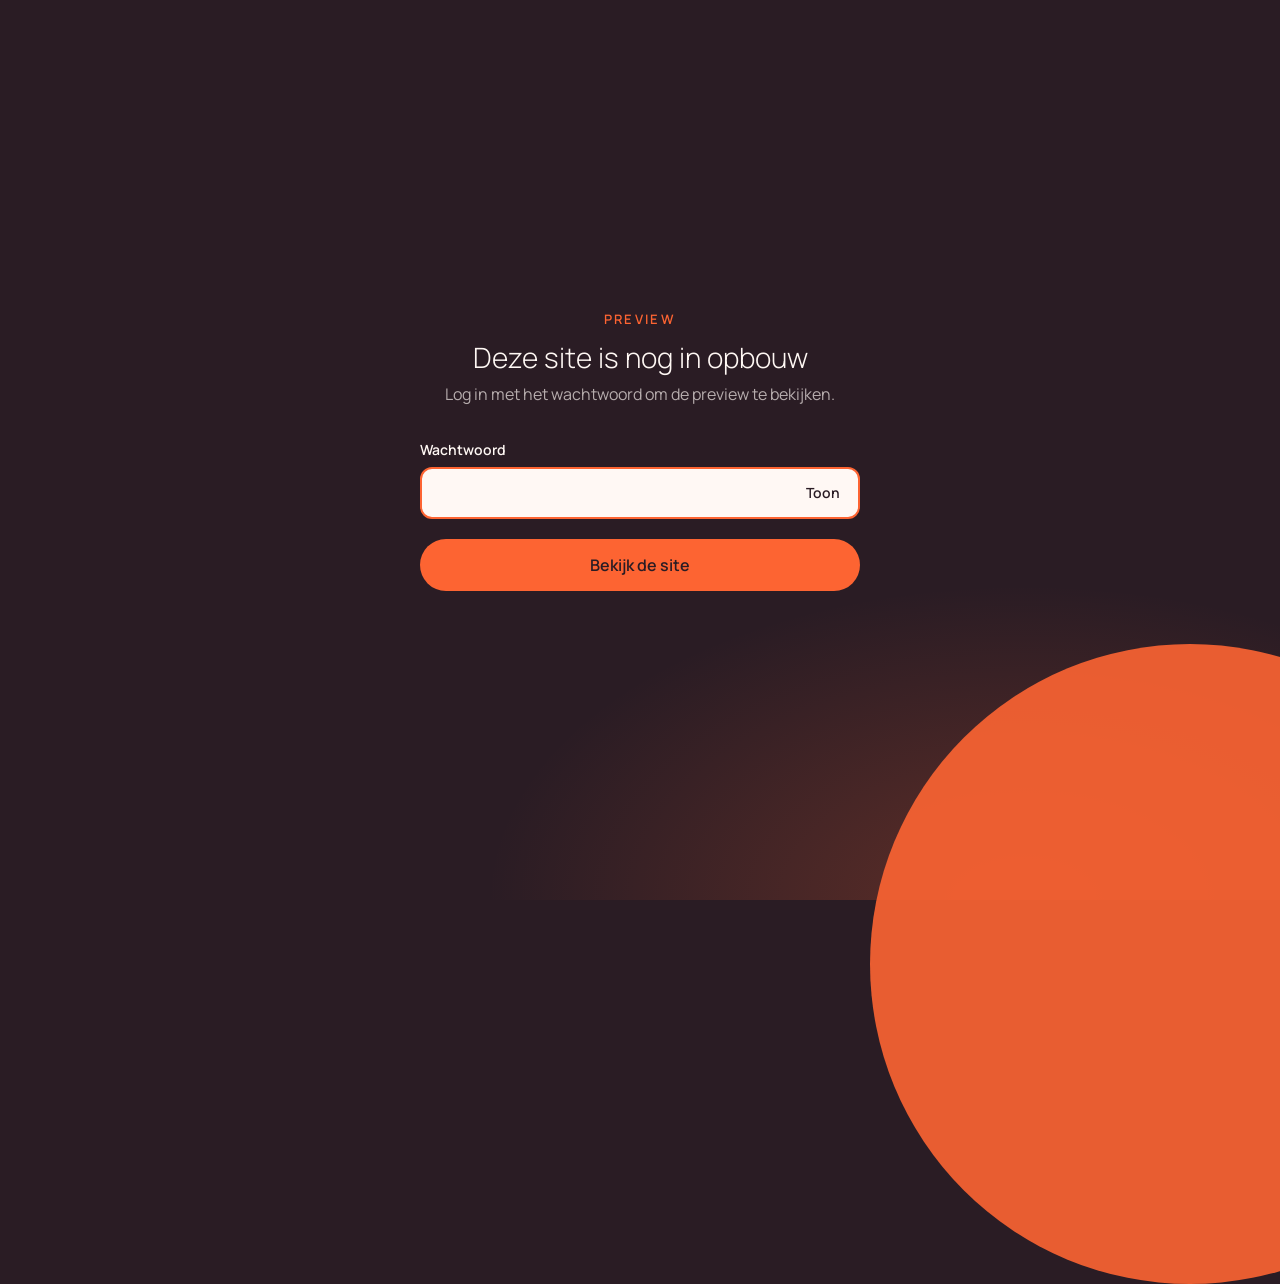
<file: login.html>
<!DOCTYPE html>
<html lang="nl">
<head>
<meta charset="UTF-8">
<meta name="viewport" content="width=device-width, initial-scale=1, viewport-fit=cover">
<meta name="robots" content="noindex, nofollow">
<title>Inloggen | Tresor</title>
<link rel="preconnect" href="https://fonts.googleapis.com">
<link rel="preconnect" href="https://fonts.gstatic.com" crossorigin>
<link href="https://fonts.googleapis.com/css2?family=Manrope:wght@200;300;400;500;600&display=swap" rel="stylesheet">
<!-- CSS staat inline: styles.css is achter de login niet bereikbaar -->
<style>
:root{--ink:#2A1C24;--cream:#FFF8F4;--orange:#FD6432;--orange-30:#FEA88C;--line-dark:rgba(255,248,244,.18);--muted:rgba(255,248,244,.66);--font:"Manrope",system-ui,-apple-system,"Segoe UI",Roboto,sans-serif}
*,*::before,*::after{box-sizing:border-box}
html,body{height:100%}
body{margin:0;font-family:var(--font);font-size:16px;line-height:1.6;background:var(--ink);color:var(--cream);overflow:hidden}
:focus-visible{outline:2px solid var(--orange);outline-offset:3px}
.stage{position:relative;min-height:100%;display:grid;place-items:center;padding:calc(40px + env(safe-area-inset-top,0px)) 24px calc(40px + env(safe-area-inset-bottom,0px));isolation:isolate}
.sun{position:absolute;z-index:-1;width:min(70vw,640px);aspect-ratio:1;border-radius:50%;background:var(--orange);right:-18vw;bottom:-30vw;opacity:.9}
.stage::before{content:"";position:absolute;inset:0;z-index:-1;background:radial-gradient(ellipse 60% 50% at 80% 100%,rgba(253,100,50,.25),transparent 70%)}
.box{width:100%;max-width:440px;text-align:center}
.label{display:block;font-size:13px;font-weight:600;letter-spacing:.18em;text-transform:uppercase;color:var(--orange)}
h1{font-size:28px;font-weight:300;line-height:1.15;margin:12px 0 8px}
.intro{color:var(--muted);margin:0 0 32px}
form{text-align:left}
label{display:block;font-size:14px;font-weight:600;margin-bottom:6px}
.pw{position:relative}
input[type=password],input[type=text]{width:100%;min-height:52px;font:400 16px/1.4 var(--font);color:var(--ink);background:var(--cream);border:2px solid transparent;border-radius:12px;padding:12px 88px 12px 14px}
input:focus{outline:none;border-color:var(--orange)}
input[aria-invalid=true]{border-color:var(--orange-30)}
.toggle{position:absolute;right:6px;top:50%;transform:translateY(-50%);min-height:40px;padding:0 14px;border:0;border-radius:999px;background:transparent;color:var(--ink);font:600 14px/1 var(--font);cursor:pointer}
.toggle:hover{background:rgba(42,28,36,.08)}
.err{color:var(--orange-30);font-size:14px;margin:8px 0 0}
.btn{display:flex;justify-content:center;align-items:center;width:100%;min-height:52px;margin-top:20px;border:0;border-radius:999px;background:var(--orange);color:var(--ink);font:600 16px/1 var(--font);cursor:pointer}
.btn:hover{background:#FD865F}
@media (prefers-reduced-motion:no-preference){.box{animation:in .8s cubic-bezier(.2,.7,.2,1) both}@keyframes in{from{opacity:0;transform:translateY(16px)}to{opacity:1;transform:none}}}
</style>
</head>
<body>
<main class="stage">
  <div class="sun" aria-hidden="true"></div>
  <div class="box">
    <span class="label">Preview</span>
    <h1>Deze site is nog in opbouw</h1>
    <p class="intro">Log in met het wachtwoord om de preview te bekijken.</p>

    <form method="post" action="/api/login">
      <input type="hidden" name="next" id="next" value="/">
      <label for="wachtwoord">Wachtwoord</label>
      <div class="pw">
        <input id="wachtwoord" name="wachtwoord" type="password" autocomplete="current-password" required autofocus aria-describedby="err">
        <button class="toggle" type="button" aria-controls="wachtwoord" aria-pressed="false">Toon</button>
      </div>
      <p class="err" id="err" role="alert" hidden>Dit wachtwoord klopt niet. Probeer het opnieuw.</p>
      <button class="btn" type="submit">Bekijk de site</button>
    </form>

  </div>
</main>
<script>
const q=new URLSearchParams(location.search);
const n=q.get('next')||'/';
document.getElementById('next').value=(n.startsWith('/')&&!n.startsWith('//'))?n:'/';
if(q.get('fout')){const e=document.getElementById('err');e.hidden=false;document.getElementById('wachtwoord').setAttribute('aria-invalid','true');}
const t=document.querySelector('.toggle'),pw=document.getElementById('wachtwoord');
t.addEventListener('click',()=>{const show=pw.type==='password';pw.type=show?'text':'password';t.textContent=show?'Verberg':'Toon';t.setAttribute('aria-pressed',show);pw.focus();});
</script>
</body>
</html>
</file>
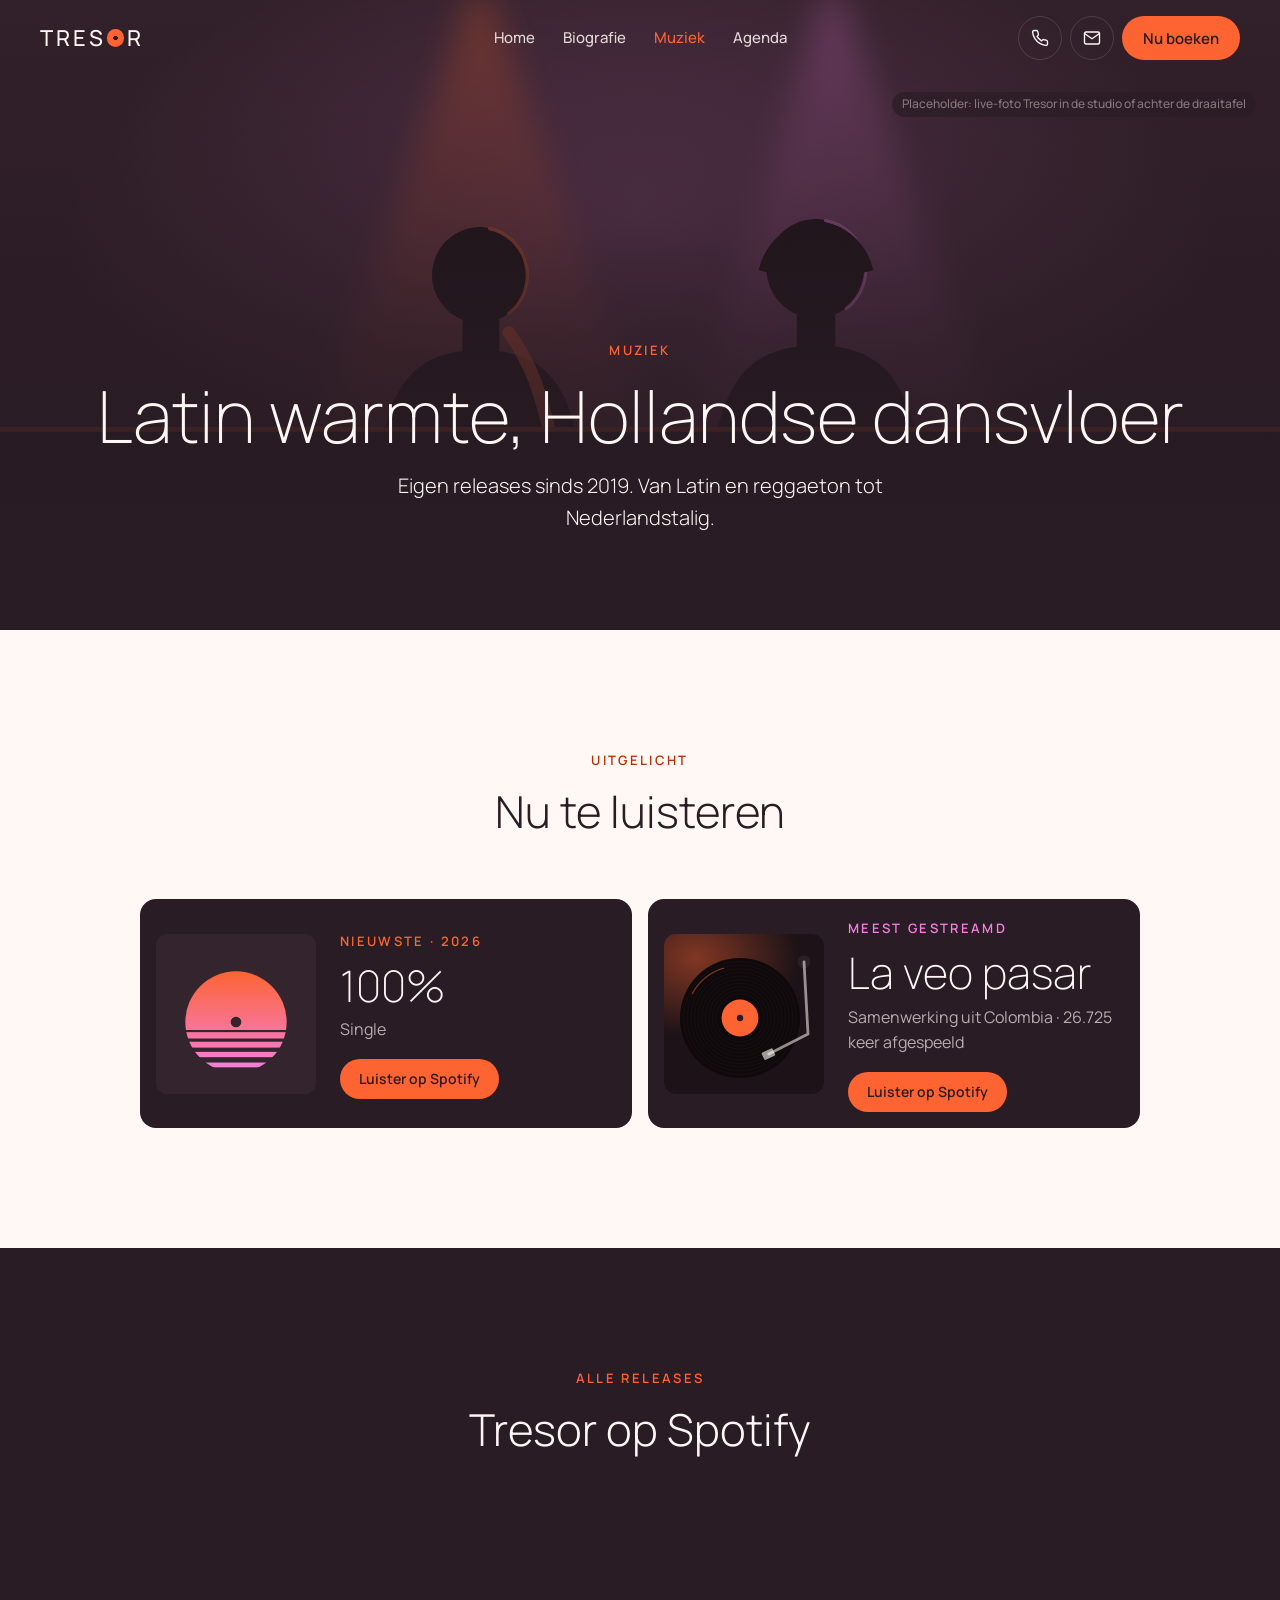
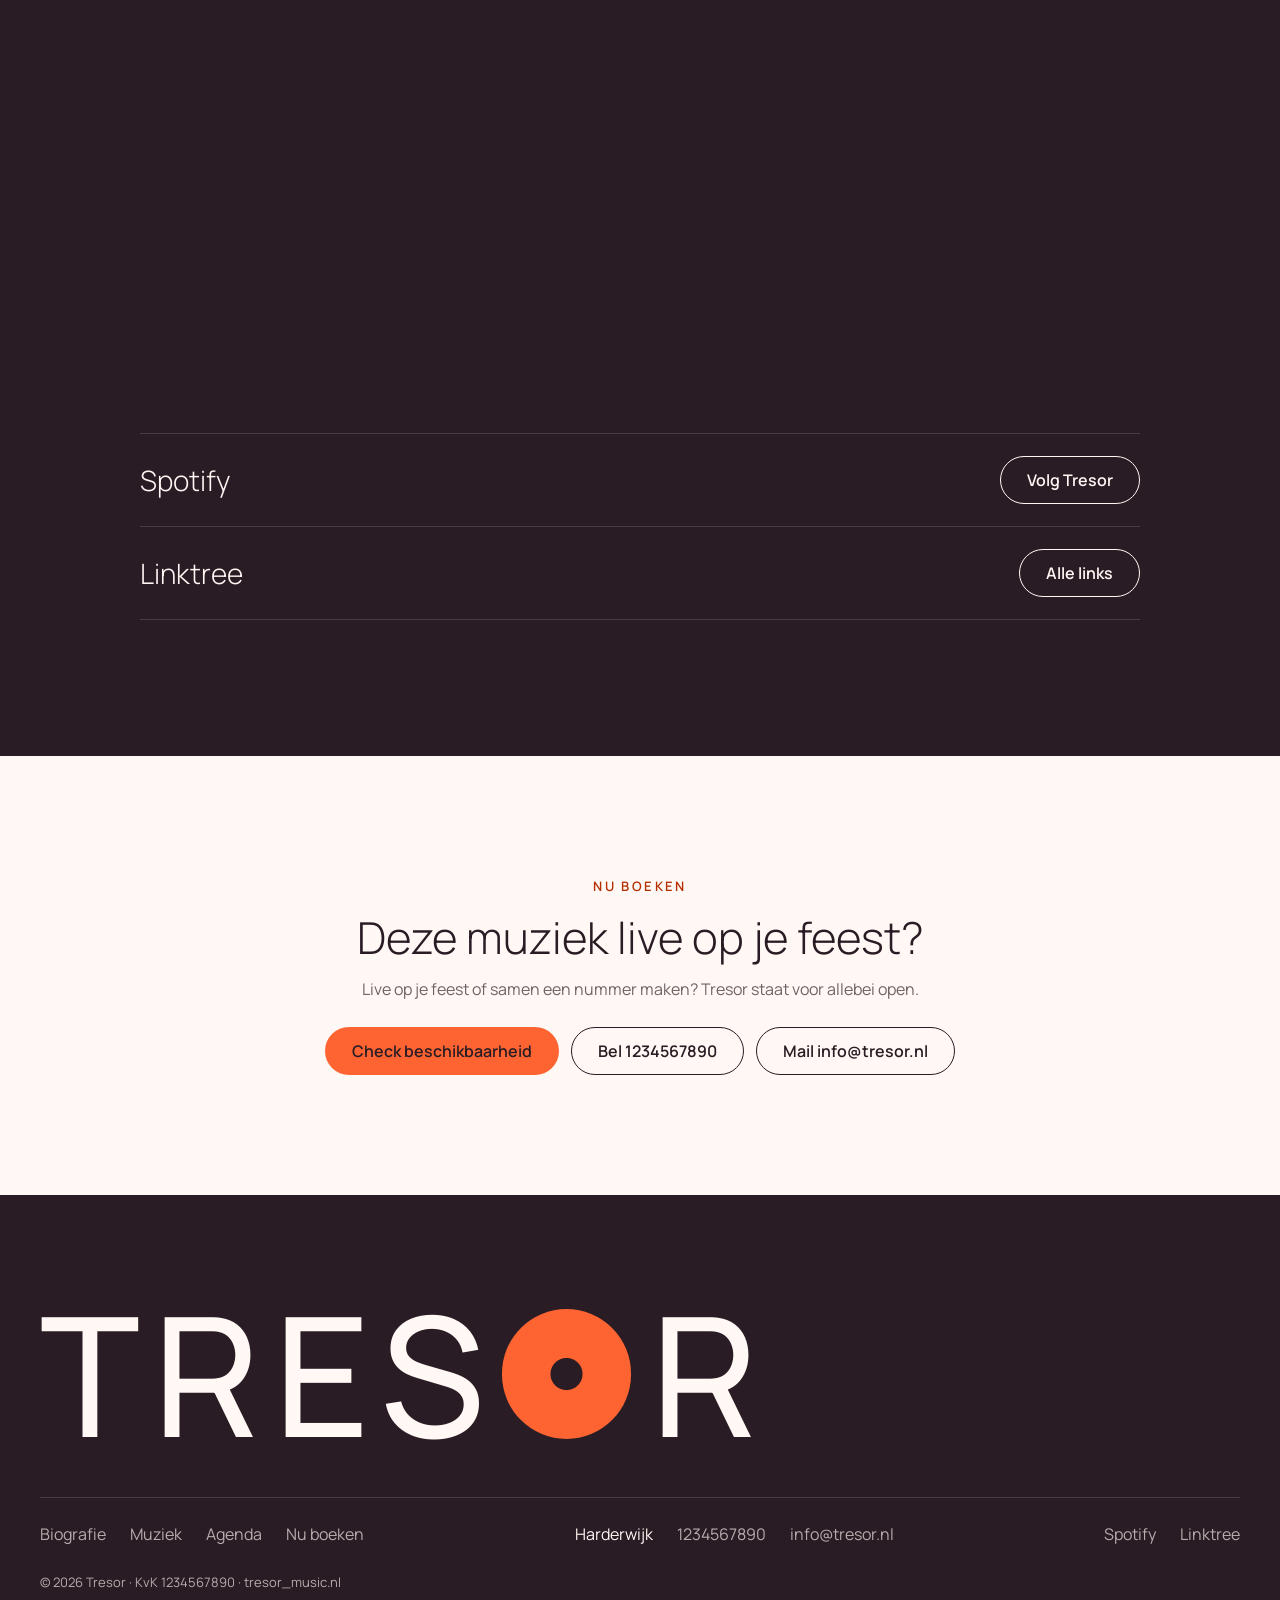
<file: muziek.html>
<!DOCTYPE html>
<html lang="nl">
<head>
<meta charset="UTF-8">
<meta name="viewport" content="width=device-width, initial-scale=1, viewport-fit=cover">
<title>Muziek | Tresor, Latin &amp; reggaeton artiest uit Harderwijk</title>
<meta name="description" content="Luister de muziek van Tresor uit Harderwijk: de nieuwste single 100% (2026), La veo pasar, een samenwerking uit Colombia, en alle releases op Spotify.">
<link rel="preconnect" href="https://fonts.googleapis.com">
<link rel="preconnect" href="https://fonts.gstatic.com" crossorigin>
<link href="https://fonts.googleapis.com/css2?family=Manrope:wght@200;300;400;500;600&display=swap" rel="stylesheet">
<link rel="stylesheet" href="styles.css">
<script src="main.js" defer></script>
</head>
<body>
<!-- Gegenereerde sfeer-illustraties (SVG). Vervang per plek door een echte foto: verwijder de <svg class="scene"> en zet een <img> in de .ph -->
<svg class="sprite" aria-hidden="true" width="0" height="0" style="position:absolute"><defs>
<linearGradient id="gBeamO" x1="0" y1="0" x2="0" y2="1"><stop offset="0" stop-color="#FD6432" stop-opacity=".42"/><stop offset="1" stop-color="#FD6432" stop-opacity="0"/></linearGradient>
<linearGradient id="gBeamP" x1="0" y1="0" x2="0" y2="1"><stop offset="0" stop-color="#F480E1" stop-opacity=".36"/><stop offset="1" stop-color="#F480E1" stop-opacity="0"/></linearGradient>
<linearGradient id="gBg" x1="0" y1="0" x2="0" y2="1"><stop offset="0" stop-color="#37232d"/><stop offset="1" stop-color="#2A1C24"/></linearGradient>
<radialGradient id="gHazeO"><stop offset="0" stop-color="#FD6432" stop-opacity=".45"/><stop offset="1" stop-color="#FD6432" stop-opacity="0"/></radialGradient>
<radialGradient id="gHazeP"><stop offset="0" stop-color="#F480E1" stop-opacity=".35"/><stop offset="1" stop-color="#F480E1" stop-opacity="0"/></radialGradient>
<linearGradient id="gSun" x1="0" y1="0" x2="0" y2="1"><stop offset="0" stop-color="#FD6432"/><stop offset="1" stop-color="#F480E1"/></linearGradient>
<filter id="fBlur" x="-50%" y="-50%" width="200%" height="200%"><feGaussianBlur stdDeviation="14"/></filter>
<filter id="fBeam" x="-50%" y="-10%" width="200%" height="120%"><feGaussianBlur stdDeviation="10"/></filter>
<filter id="fSoft" x="-50%" y="-50%" width="200%" height="200%"><feGaussianBlur stdDeviation="4"/></filter>
</defs><symbol id="s-hero" viewBox="0 0 1600 900" preserveAspectRatio="xMidYMid slice"><rect width="1600" height="900" fill="url(#gBg)"/><ellipse cx="760" cy="360" rx="520" ry="300" fill="url(#gHazeO)"/><polygon points="502 0 538 0 760 820 240 820" fill="url(#gBeamO)" filter="url(#fBeam)"/><polygon points="1022 0 1058 0 1320 820 820 820" fill="url(#gBeamP)" filter="url(#fBeam)"/><polygon points="770 0 790 0 920 700 640 700" fill="url(#gBeamO)" filter="url(#fBeam)"/><rect x="593" y="386" width="33" height="53" fill="#140c11"/><path d="M518 640 C518 450 559 428 610 428 C661 428 702 450 702 640Z" fill="#140c11"/><circle cx="610" cy="360" r="44" fill="#140c11"/><path d="M619 317 A44 44 0 0 1 636 395" stroke="#FD6432" stroke-width="4" fill="none" stroke-linecap="round" opacity=".8"/><path d="M640 410 C680 470 670 540 700 590 C710 610 690 630 670 612" stroke="#FD6432" stroke-opacity=".75" stroke-width="12" fill="none" stroke-linecap="round"/><rect x="943" y="378" width="35" height="55" fill="#140c11"/><path d="M864 640 C864 444 907 421 960 421 C1013 421 1056 444 1056 640Z" fill="#140c11"/><circle cx="960" cy="350" r="46" fill="#140c11"/><path d="M969 305 A46 46 0 0 1 988 387" stroke="#F480E1" stroke-width="4" fill="none" stroke-linecap="round" opacity=".8"/><path d="M900 440 Q860 360 918 344" stroke="#140c11" stroke-width="22" stroke-linecap="round" fill="none"/><circle cx="918" cy="344" r="15" fill="#140c11"/><path d="M1020 440 Q1062 360 1004 344" stroke="#140c11" stroke-width="22" stroke-linecap="round" fill="none"/><circle cx="1004" cy="344" r="15" fill="#140c11"/><path d="M912 350 A48 52 0 0 1 1008 350" stroke="#140c11" stroke-width="12" fill="none"/><rect x="380" y="560" width="840" height="340" fill="#1c1217"/><rect x="380" y="560" width="840" height="4" fill="#FD6432" opacity=".6"/><rect x="-12" y="798" width="28" height="44" fill="#120a0f"/><path d="M-68 1008 C-68 851 -36 833 2 833 C40 833 71 851 71 1008Z" fill="#120a0f"/><circle cx="1.5955061499935823" cy="776.2387177157877" r="36.38632684374735" fill="#120a0f"/><rect x="17" y="791" width="28" height="44" fill="#120a0f"/><path d="M-39 1009 C-39 844 -7 826 31 826 C69 826 100 844 100 1009Z" fill="#120a0f"/><circle cx="30.85927241038999" cy="769.1212798810083" r="36.545753603065776" fill="#120a0f"/><path d="M57 829 Q36 780 40 699" stroke="#120a0f" stroke-width="14" stroke-linecap="round" fill="none"/><circle cx="40" cy="699" r="10" fill="#120a0f"/><rect x="73" y="789" width="23" height="37" fill="#120a0f"/><path d="M27 974 C27 833 53 818 85 818 C117 818 143 833 143 974Z" fill="#120a0f"/><circle cx="85.01155869227559" cy="770.3043328804764" r="30.739560848008928" fill="#120a0f"/><rect x="77" y="802" width="21" height="33" fill="#120a0f"/><path d="M35 956 C35 842 59 828 87 828 C116 828 140 842 140 956Z" fill="#120a0f"/><circle cx="87.46732915329349" cy="785.2034383384029" r="27.631626322408028" fill="#120a0f"/><path d="M255 834 Q277 784 262 686" stroke="#120a0f" stroke-width="14" stroke-linecap="round" fill="none"/><circle cx="262" cy="686" r="10" fill="#120a0f"/><rect x="215" y="793" width="24" height="37" fill="#120a0f"/><path d="M168 977 C168 838 194 823 227 823 C260 823 286 838 286 977Z" fill="#120a0f"/><circle cx="227.01093539857925" cy="774.3418427026422" r="31.233942399529152" fill="#120a0f"/><path d="M337 843 Q315 794 320 680" stroke="#120a0f" stroke-width="14" stroke-linecap="round" fill="none"/><circle cx="320" cy="680" r="10" fill="#120a0f"/><rect x="353" y="803" width="23" height="37" fill="#120a0f"/><path d="M306 975 C306 848 332 832 364 832 C397 832 423 848 423 975Z" fill="#120a0f"/><circle cx="364.30277611658204" cy="784.2570961428694" r="30.89091037967072" fill="#120a0f"/><rect x="357" y="806" width="26" height="41" fill="#120a0f"/><path d="M306 994 C306 855 335 838 370 838 C406 838 435 855 435 994Z" fill="#120a0f"/><circle cx="370.2619884307018" cy="785.5564770377292" r="34.05528250595022" fill="#120a0f"/><rect x="391" y="785" width="29" height="45" fill="#120a0f"/><path d="M334 1015 C334 840 366 821 405 821 C445 821 477 840 477 1015Z" fill="#120a0f"/><circle cx="405.3405834979325" cy="762.8044078041419" r="37.575595367708736" fill="#120a0f"/><rect x="461" y="805" width="26" height="41" fill="#120a0f"/><path d="M408 997 C408 855 438 838 474 838 C510 838 540 855 540 997Z" fill="#120a0f"/><circle cx="474.0789616057682" cy="784.1618361149237" r="34.565804242090394" fill="#120a0f"/><path d="M616 845 Q639 792 606 679" stroke="#120a0f" stroke-width="15" stroke-linecap="round" fill="none"/><circle cx="606" cy="679" r="10" fill="#120a0f"/><rect x="574" y="802" width="25" height="39" fill="#120a0f"/><path d="M524 987 C524 850 552 833 587 833 C621 833 649 850 649 987Z" fill="#120a0f"/><circle cx="586.72647313885" cy="782.5039344851541" r="32.88238822821542" fill="#120a0f"/><path d="M779 845 Q801 796 796 717" stroke="#120a0f" stroke-width="14" stroke-linecap="round" fill="none"/><circle cx="796" cy="717" r="10" fill="#120a0f"/><rect x="739" y="805" width="24" height="37" fill="#120a0f"/><path d="M692 976 C692 850 719 834 751 834 C784 834 810 850 810 976Z" fill="#120a0f"/><circle cx="751.2321523368146" cy="786.269999272837" r="30.925541928150906" fill="#120a0f"/><rect x="749" y="809" width="25" height="40" fill="#120a0f"/><path d="M698 990 C698 857 726 841 761 841 C796 841 825 857 825 990Z" fill="#120a0f"/><circle cx="761.2192622669094" cy="788.8001174171853" r="33.3743903423817" fill="#120a0f"/><rect x="827" y="787" width="23" height="36" fill="#120a0f"/><path d="M781 970 C781 830 807 815 838 815 C869 815 895 830 895 970Z" fill="#120a0f"/><circle cx="838.0171850286142" cy="768.8783926778918" r="29.97144975222809" fill="#120a0f"/><path d="M844 825 Q821 774 853 673" stroke="#120a0f" stroke-width="14" stroke-linecap="round" fill="none"/><circle cx="853" cy="673" r="10" fill="#120a0f"/><rect x="860" y="784" width="24" height="38" fill="#120a0f"/><path d="M812 982 C812 830 839 814 873 814 C906 814 933 830 933 982Z" fill="#120a0f"/><circle cx="872.5359294853611" cy="764.3862129992615" r="32.06504448377653" fill="#120a0f"/><path d="M983 832 Q1009 772 975 677" stroke="#120a0f" stroke-width="17" stroke-linecap="round" fill="none"/><circle cx="975" cy="677" r="12" fill="#120a0f"/><rect x="935" y="783" width="28" height="45" fill="#120a0f"/><path d="M878 1014 C878 838 910 819 949 819 C988 819 1020 838 1020 1014Z" fill="#120a0f"/><circle cx="949.4033160073609" cy="760.9451548652439" r="37.386745917563275" fill="#120a0f"/><rect x="957" y="803" width="28" height="44" fill="#120a0f"/><path d="M901 1008 C901 856 932 837 970 837 C1008 837 1040 856 1040 1008Z" fill="#120a0f"/><circle cx="970.428863297759" cy="780.857903950003" r="36.413348407132666" fill="#120a0f"/><rect x="992" y="801" width="28" height="44" fill="#120a0f"/><path d="M936 1011 C936 854 968 836 1006 836 C1045 836 1076 854 1076 1011Z" fill="#120a0f"/><circle cx="1006.1812987372086" cy="778.8899995263399" r="36.75991569713122" fill="#120a0f"/><rect x="1009" y="793" width="25" height="39" fill="#120a0f"/><path d="M960 983 C960 839 987 823 1021 823 C1055 823 1082 839 1082 983Z" fill="#120a0f"/><circle cx="1021.171479587709" cy="773.3923710333684" r="32.24087581511077" fill="#120a0f"/><rect x="1016" y="793" width="25" height="39" fill="#120a0f"/><path d="M966 986 C966 841 994 824 1028 824 C1062 824 1090 841 1090 986Z" fill="#120a0f"/><circle cx="1028.0717504924255" cy="773.7719773322494" r="32.71113274418469" fill="#120a0f"/><rect x="1069" y="798" width="24" height="39" fill="#120a0f"/><path d="M1020 983 C1020 845 1048 829 1081 829 C1115 829 1142 845 1142 983Z" fill="#120a0f"/><circle cx="1081.1148196061317" cy="778.9324091568086" r="32.08432179134792" fill="#120a0f"/><rect x="1185" y="800" width="22" height="35" fill="#120a0f"/><path d="M1141 963 C1141 842 1166 828 1196 828 C1226 828 1250 842 1250 963Z" fill="#120a0f"/><circle cx="1195.653044170444" cy="783.0505232450065" r="28.85162743357741" fill="#120a0f"/><path d="M1253 837 Q1275 786 1275 693" stroke="#120a0f" stroke-width="15" stroke-linecap="round" fill="none"/><circle cx="1275" cy="693" r="10" fill="#120a0f"/><rect x="1211" y="795" width="25" height="39" fill="#120a0f"/><path d="M1162 984 C1162 842 1190 826 1223 826 C1257 826 1285 842 1285 984Z" fill="#120a0f"/><circle cx="1223.4976039103803" cy="775.8489462543987" r="32.25352751937447" fill="#120a0f"/><path d="M1379 834 Q1401 785 1383 684" stroke="#120a0f" stroke-width="14" stroke-linecap="round" fill="none"/><circle cx="1383" cy="684" r="10" fill="#120a0f"/><rect x="1340" y="794" width="23" height="37" fill="#120a0f"/><path d="M1294 973 C1294 838 1320 823 1352 823 C1384 823 1410 838 1410 973Z" fill="#120a0f"/><circle cx="1351.7967800899976" cy="775.6148650189025" r="30.518198753815703" fill="#120a0f"/><rect x="1342" y="791" width="23" height="36" fill="#120a0f"/><path d="M1296 971 C1296 835 1322 820 1353 820 C1385 820 1411 835 1411 971Z" fill="#120a0f"/><circle cx="1353.4492946381943" cy="772.9025927068064" r="30.23092379649257" fill="#120a0f"/><rect x="1394" y="804" width="20" height="32" fill="#120a0f"/><path d="M1354 948 C1354 843 1376 829 1404 829 C1431 829 1454 843 1454 948Z" fill="#120a0f"/><circle cx="1403.5943037150066" cy="788.7271025507105" r="26.26618962788972" fill="#120a0f"/><rect x="1599" y="805" width="29" height="45" fill="#120a0f"/><path d="M1541 1015 C1541 859 1574 841 1613 841 C1652 841 1684 859 1684 1015Z" fill="#120a0f"/><circle cx="1612.857530237159" cy="782.4543446912228" r="37.559666964635085" fill="#120a0f"/></symbol><symbol id="s-portrait" viewBox="0 0 600 800" preserveAspectRatio="xMidYMid slice"><rect width="600" height="800" fill="url(#gBg)"/><ellipse cx="420" cy="280" rx="300" ry="320" fill="url(#gHazeO)"/><ellipse cx="120" cy="560" rx="220" ry="260" fill="url(#gHazeP)"/><polygon points="462 0 478 0 600 700 330 700" fill="url(#gBeamO)" filter="url(#fBeam)"/><rect x="264" y="358" width="73" height="115" fill="#140c11"/><path d="M90 820 C90 497 184 449 300 449 C416 449 510 497 510 820Z" fill="#140c11"/><circle cx="300" cy="300" r="96" fill="#140c11"/><path d="M319 206 A96 96 0 0 1 358 377" stroke="#FD6432" stroke-width="8" fill="none" stroke-linecap="round" opacity=".8"/><path d="M222 420 Q300 500 378 420" stroke="#241820" stroke-width="18" fill="none" stroke-linecap="round"/><circle cx="222" cy="418" r="24" fill="#241820"/><circle cx="378" cy="418" r="24" fill="#241820"/></symbol><symbol id="s-artwork" viewBox="0 0 600 600" preserveAspectRatio="xMidYMid slice"><rect width="600" height="600" fill="#33242D"/><circle cx="300" cy="330" r="190" fill="url(#gSun)"/><rect x="0" y="360" width="600" height="8" fill="#33242D"/><rect x="0" y="392" width="600" height="12" fill="#33242D"/><rect x="0" y="426" width="600" height="16" fill="#33242D"/><rect x="0" y="462" width="600" height="20" fill="#33242D"/><rect x="0" y="500" width="600" height="26" fill="#33242D"/><rect x="0" y="520" width="600" height="80" fill="#33242D"/><circle cx="300" cy="330" r="20" fill="#33242D"/></symbol><symbol id="s-crowd" viewBox="0 0 800 500" preserveAspectRatio="xMidYMid slice"><rect width="800" height="500" fill="url(#gBg)"/><ellipse cx="400" cy="120" rx="420" ry="220" fill="url(#gHazeO)"/><polygon points="192 0 208 0 420 460 40 460" fill="url(#gBeamO)" filter="url(#fBeam)"/><polygon points="592 0 608 0 780 460 380 460" fill="url(#gBeamP)" filter="url(#fBeam)"/><polygon points="394 0 406 0 500 420 300 420" fill="url(#gBeamO)" filter="url(#fBeam)"/><path d="M-16 431 Q-37 382 -23 285" stroke="#1a1016" stroke-width="14" stroke-linecap="round" fill="none"/><circle cx="-23" cy="285" r="10" fill="#1a1016"/><rect x="-0" y="391" width="23" height="37" fill="#1a1016"/><path d="M-47 564 C-47 436 -20 420 11 420 C43 420 70 436 70 564Z" fill="#1a1016"/><circle cx="11.496353091267299" cy="372.91391305845576" r="30.584684590486795" fill="#1a1016"/><rect x="8" y="395" width="22" height="35" fill="#1a1016"/><path d="M-36 553 C-36 437 -11 422 19 422 C49 422 74 437 74 553Z" fill="#1a1016"/><circle cx="19.129451718915277" cy="377.62394527221625" r="28.820026947612046" fill="#1a1016"/><rect x="20" y="392" width="18" height="29" fill="#1a1016"/><path d="M-17 523 C-17 427 4 415 29 415 C54 415 74 427 74 523Z" fill="#1a1016"/><circle cx="28.71909681075372" cy="378.13878680367196" r="23.878710267871433" fill="#1a1016"/><path d="M64 419 Q83 375 76 290" stroke="#1a1016" stroke-width="12" stroke-linecap="round" fill="none"/><circle cx="76" cy="290" r="9" fill="#1a1016"/><rect x="28" y="383" width="21" height="33" fill="#1a1016"/><path d="M-14 546 C-14 423 10 409 39 409 C68 409 91 423 91 546Z" fill="#1a1016"/><circle cx="38.67855580267991" cy="366.31063605988504" r="27.643682931333867" fill="#1a1016"/><path d="M13 430 Q-9 380 1 293" stroke="#1a1016" stroke-width="14" stroke-linecap="round" fill="none"/><circle cx="1" cy="293" r="10" fill="#1a1016"/><rect x="29" y="390" width="24" height="37" fill="#1a1016"/><path d="M-18 567 C-18 435 8 419 41 419 C73 419 100 435 100 567Z" fill="#1a1016"/><circle cx="40.84648080073592" cy="370.96494964679283" r="31.234413836388615" fill="#1a1016"/><rect x="46" y="385" width="21" height="33" fill="#1a1016"/><path d="M3 546 C3 425 27 411 56 411 C85 411 109 425 109 546Z" fill="#1a1016"/><circle cx="56.198931208846645" cy="368.3430589382444" r="27.74423710258671" fill="#1a1016"/><rect x="73" y="391" width="22" height="35" fill="#1a1016"/><path d="M28 556 C28 433 53 419 84 419 C115 419 140 433 140 556Z" fill="#1a1016"/><circle cx="83.9936473657023" cy="373.25201656792626" r="29.294452894392176" fill="#1a1016"/><rect x="98" y="386" width="18" height="28" fill="#1a1016"/><path d="M63 519 C63 420 82 408 107 408 C131 408 151 420 151 519Z" fill="#1a1016"/><circle cx="106.71330609658162" cy="372.24611036569814" r="23.18065778254962" fill="#1a1016"/><path d="M146 415 Q130 378 136 303" stroke="#1a1016" stroke-width="11" stroke-linecap="round" fill="none"/><circle cx="136" cy="303" r="7" fill="#1a1016"/><rect x="159" y="385" width="18" height="28" fill="#1a1016"/><path d="M123 521 C123 419 143 407 168 407 C192 407 212 419 212 521Z" fill="#1a1016"/><circle cx="167.5207302698922" cy="370.79973079729" r="23.51984534660505" fill="#1a1016"/><rect x="240" y="391" width="23" height="37" fill="#1a1016"/><path d="M194 565 C194 435 220 420 252 420 C284 420 310 435 310 565Z" fill="#1a1016"/><circle cx="252.01952245985638" cy="372.28061188574844" r="30.754778118308884" fill="#1a1016"/><path d="M262 420 Q242 375 244 290" stroke="#1a1016" stroke-width="13" stroke-linecap="round" fill="none"/><circle cx="244" cy="290" r="9" fill="#1a1016"/><rect x="277" y="384" width="21" height="34" fill="#1a1016"/><path d="M234 548 C234 424 258 410 287 410 C316 410 340 424 340 548Z" fill="#1a1016"/><circle cx="287.17869020657184" cy="367.03646647420277" r="27.943698771050183" fill="#1a1016"/><rect x="302" y="396" width="22" height="34" fill="#1a1016"/><path d="M259 552 C259 437 283 423 313 423 C343 423 368 437 368 552Z" fill="#1a1016"/><circle cx="313.2115987066553" cy="378.6098682011403" r="28.641522054746744" fill="#1a1016"/><rect x="326" y="374" width="22" height="34" fill="#1a1016"/><path d="M283 551 C283 416 307 402 337 402 C366 402 391 416 391 551Z" fill="#1a1016"/><circle cx="336.59611887971175" cy="357.3802231634423" r="28.471288545276686" fill="#1a1016"/><rect x="335" y="387" width="19" height="30" fill="#1a1016"/><path d="M297 529 C297 423 318 411 344 411 C370 411 391 423 391 529Z" fill="#1a1016"/><circle cx="344.26237427640416" cy="372.33171444621394" r="24.845955320941492" fill="#1a1016"/><path d="M386 414 Q371 378 383 317" stroke="#1a1016" stroke-width="10" stroke-linecap="round" fill="none"/><circle cx="383" cy="317" r="7" fill="#1a1016"/><rect x="398" y="385" width="17" height="27" fill="#1a1016"/><path d="M364 513 C364 417 383 406 406 406 C429 406 448 417 448 513Z" fill="#1a1016"/><circle cx="406.24601587911303" cy="371.79082538089705" r="22.225629280555886" fill="#1a1016"/><path d="M453 413 Q470 373 445 297" stroke="#1a1016" stroke-width="11" stroke-linecap="round" fill="none"/><circle cx="445" cy="297" r="8" fill="#1a1016"/><rect x="421" y="380" width="19" height="30" fill="#1a1016"/><path d="M383 529 C383 416 404 404 430 404 C456 404 477 416 477 529Z" fill="#1a1016"/><circle cx="430.1408836176189" cy="365.30697084990646" r="24.874319264988618" fill="#1a1016"/><rect x="454" y="377" width="21" height="33" fill="#1a1016"/><path d="M413 545 C413 417 436 403 465 403 C493 403 517 417 517 545Z" fill="#1a1016"/><circle cx="464.7664768386989" cy="360.56951401991466" r="27.494399091440375" fill="#1a1016"/><path d="M535 431 Q556 382 545 292" stroke="#1a1016" stroke-width="14" stroke-linecap="round" fill="none"/><circle cx="545" cy="292" r="10" fill="#1a1016"/><rect x="495" y="392" width="23" height="37" fill="#1a1016"/><path d="M449 564 C449 436 475 421 507 421 C539 421 565 436 565 564Z" fill="#1a1016"/><circle cx="507.04390682069504" cy="373.17537745833994" r="30.63984469698515" fill="#1a1016"/><path d="M505 425 Q488 386 514 301" stroke="#1a1016" stroke-width="11" stroke-linecap="round" fill="none"/><circle cx="514" cy="301" r="8" fill="#1a1016"/><rect x="518" y="393" width="18" height="29" fill="#1a1016"/><path d="M481 526 C481 428 501 416 527 416 C552 416 573 428 573 526Z" fill="#1a1016"/><circle cx="526.7849573534771" cy="378.38627862641624" r="24.307515081086823" fill="#1a1016"/><path d="M696 420 Q713 382 702 313" stroke="#1a1016" stroke-width="11" stroke-linecap="round" fill="none"/><circle cx="702" cy="313" r="8" fill="#1a1016"/><rect x="666" y="389" width="18" height="29" fill="#1a1016"/><path d="M629 523 C629 423 650 412 675 412 C699 412 720 423 720 523Z" fill="#1a1016"/><circle cx="674.555784724512" cy="374.6267548216682" r="23.823428739811973" fill="#1a1016"/><rect x="767" y="378" width="18" height="28" fill="#1a1016"/><path d="M732 520 C732 412 752 400 776 400 C800 400 820 412 820 520Z" fill="#1a1016"/><circle cx="776.0755116638848" cy="364.0154652768267" r="23.25491512495977" fill="#1a1016"/><path d="M826 417 Q846 372 827 287" stroke="#1a1016" stroke-width="13" stroke-linecap="round" fill="none"/><circle cx="827" cy="287" r="9" fill="#1a1016"/><rect x="789" y="380" width="22" height="34" fill="#1a1016"/><path d="M746 551 C746 422 770 407 800 407 C830 407 854 422 854 551Z" fill="#1a1016"/><circle cx="800.0542886980528" cy="363.10351483811" r="28.54966463716329" fill="#1a1016"/><path d="M-19 503 Q-45 443 -38 345" stroke="#120a0f" stroke-width="17" stroke-linecap="round" fill="none"/><circle cx="-38" cy="345" r="12" fill="#120a0f"/><rect x="1" y="454" width="29" height="45" fill="#120a0f"/><path d="M-57 677 C-57 509 -24 490 15 490 C55 490 87 509 87 677Z" fill="#120a0f"/><circle cx="15.179482550670642" cy="431.3622039861755" r="37.84707040240609" fill="#120a0f"/><rect x="45" y="447" width="23" height="37" fill="#120a0f"/><path d="M-2 633 C-2 491 24 476 56 476 C88 476 114 491 114 633Z" fill="#120a0f"/><circle cx="56.1632514931451" cy="428.58939486526225" r="30.427833365518595" fill="#120a0f"/><rect x="44" y="463" width="30" height="47" fill="#120a0f"/><path d="M-16 686 C-16 520 18 501 59 501 C100 501 134 520 134 686Z" fill="#120a0f"/><circle cx="59.06370323254352" cy="439.7316001729186" r="39.33730087851892" fill="#120a0f"/><path d="M106 505 Q83 454 95 355" stroke="#120a0f" stroke-width="15" stroke-linecap="round" fill="none"/><circle cx="95" cy="355" r="10" fill="#120a0f"/><rect x="123" y="463" width="25" height="39" fill="#120a0f"/><path d="M74 644 C74 510 101 494 135 494 C169 494 197 510 197 644Z" fill="#120a0f"/><circle cx="135.11468883809636" cy="443.95439921399424" r="32.3438565301112" fill="#120a0f"/><rect x="222" y="443" width="25" height="40" fill="#120a0f"/><path d="M172 650 C172 492 200 475 235 475 C270 475 298 492 298 650Z" fill="#120a0f"/><circle cx="234.8570606046014" cy="423.3921461496367" r="33.33795479596663" fill="#120a0f"/><path d="M324 503 Q296 439 317 338" stroke="#120a0f" stroke-width="18" stroke-linecap="round" fill="none"/><circle cx="317" cy="338" r="13" fill="#120a0f"/><rect x="345" y="451" width="30" height="48" fill="#120a0f"/><path d="M284 690 C284 509 318 489 360 489 C402 489 436 509 436 690Z" fill="#120a0f"/><circle cx="359.99882494824766" cy="427.3033276434422" r="40.08258659391434" fill="#120a0f"/><path d="M404 517 Q430 458 405 324" stroke="#120a0f" stroke-width="17" stroke-linecap="round" fill="none"/><circle cx="405" cy="324" r="12" fill="#120a0f"/><rect x="357" y="469" width="28" height="44" fill="#120a0f"/><path d="M301 671 C301 522 333 504 371 504 C410 504 441 522 441 671Z" fill="#120a0f"/><circle cx="371.1460588838096" cy="446.82628323645076" r="36.75770712789487" fill="#120a0f"/><path d="M370 526 Q342 462 366 314" stroke="#120a0f" stroke-width="18" stroke-linecap="round" fill="none"/><circle cx="366" cy="314" r="13" fill="#120a0f"/><rect x="391" y="474" width="31" height="48" fill="#120a0f"/><path d="M330 691 C330 532 365 512 407 512 C449 512 483 532 483 691Z" fill="#120a0f"/><circle cx="406.5866693723077" cy="449.9824888979333" r="40.16771727963365" fill="#120a0f"/><rect x="397" y="469" width="26" height="42" fill="#120a0f"/><path d="M344 659 C344 519 374 502 410 502 C446 502 476 519 476 659Z" fill="#120a0f"/><circle cx="410.0032567951166" cy="447.96841844458874" r="34.76909265695137" fill="#120a0f"/><path d="M486 516 Q513 453 471 336" stroke="#120a0f" stroke-width="18" stroke-linecap="round" fill="none"/><circle cx="471" cy="336" r="12" fill="#120a0f"/><rect x="435" y="465" width="30" height="47" fill="#120a0f"/><path d="M375 686 C375 522 409 502 450 502 C491 502 525 522 525 686Z" fill="#120a0f"/><circle cx="450.2088043076166" cy="441.509162967417" r="39.342130304119806" fill="#120a0f"/><rect x="458" y="470" width="31" height="49" fill="#120a0f"/><path d="M395 696 C395 530 430 509 473 509 C516 509 551 530 551 696Z" fill="#120a0f"/><circle cx="473.40325623391345" cy="445.5772491419517" r="41.07417244774029" fill="#120a0f"/><path d="M482 496 Q461 448 479 366" stroke="#120a0f" stroke-width="14" stroke-linecap="round" fill="none"/><circle cx="479" cy="366" r="9" fill="#120a0f"/><rect x="498" y="457" width="23" height="36" fill="#120a0f"/><path d="M452 631 C452 501 478 485 509 485 C541 485 566 501 566 631Z" fill="#120a0f"/><circle cx="509.10148498211356" cy="438.79254683892793" r="30.1314601653719" fill="#120a0f"/><rect x="548" y="469" width="29" height="47" fill="#120a0f"/><path d="M489 683 C489 525 522 506 562 506 C603 506 636 525 636 683Z" fill="#120a0f"/><circle cx="562.4883253346409" cy="445.9365911009979" r="38.78273058857221" fill="#120a0f"/><path d="M674 499 Q696 449 692 334" stroke="#120a0f" stroke-width="14" stroke-linecap="round" fill="none"/><circle cx="692" cy="334" r="10" fill="#120a0f"/><rect x="634" y="458" width="24" height="38" fill="#120a0f"/><path d="M586 638 C586 504 613 488 646 488 C679 488 706 504 706 638Z" fill="#120a0f"/><circle cx="646.1005729167603" cy="439.43125983965245" r="31.398095851676466" fill="#120a0f"/><path d="M627 491 Q601 432 625 301" stroke="#120a0f" stroke-width="17" stroke-linecap="round" fill="none"/><circle cx="625" cy="301" r="12" fill="#120a0f"/><rect x="646" y="443" width="28" height="45" fill="#120a0f"/><path d="M590 673 C590 496 621 478 660 478 C699 478 731 496 731 673Z" fill="#120a0f"/><circle cx="660.1014088684291" cy="420.37192921896343" r="37.11288752890931" fill="#120a0f"/><rect x="742" y="470" width="29" height="45" fill="#120a0f"/><path d="M685 676 C685 524 717 505 756 505 C796 505 828 524 828 676Z" fill="#120a0f"/><circle cx="756.3368905799326" cy="446.9738014239823" r="37.70202787908553" fill="#120a0f"/><rect x="778" y="463" width="25" height="39" fill="#120a0f"/><path d="M729 645 C729 510 756 494 790 494 C824 494 852 510 852 645Z" fill="#120a0f"/><circle cx="790.396536145476" cy="443.2726092372438" r="32.55892042293027" fill="#120a0f"/><path d="M774 506 Q751 452 780 341" stroke="#120a0f" stroke-width="15" stroke-linecap="round" fill="none"/><circle cx="780" cy="341" r="11" fill="#120a0f"/><rect x="792" y="462" width="26" height="41" fill="#120a0f"/><path d="M741 654 C741 512 770 495 805 495 C841 495 870 512 870 654Z" fill="#120a0f"/><circle cx="805.0424734709737" cy="441.95242036916704" r="33.94746510657276" fill="#120a0f"/></symbol><symbol id="s-confetti" viewBox="0 0 800 500" preserveAspectRatio="xMidYMid slice"><rect x="498" y="245" width="7" height="12" rx="1" fill="#FD6432" opacity="0.85" transform="rotate(151 498 245)"/><rect x="199" y="17" width="7" height="12" rx="1" fill="#F480E1" opacity="0.71" transform="rotate(20 199 17)"/><rect x="197" y="179" width="7" height="12" rx="1" fill="#F480E1" opacity="0.60" transform="rotate(2 197 179)"/><rect x="224" y="302" width="7" height="12" rx="1" fill="#FD6432" opacity="0.86" transform="rotate(29 224 302)"/><rect x="111" y="204" width="7" height="12" rx="1" fill="#F480E1" opacity="0.94" transform="rotate(24 111 204)"/><rect x="4" y="255" width="7" height="12" rx="1" fill="#F480E1" opacity="0.63" transform="rotate(157 4 255)"/><rect x="769" y="178" width="7" height="12" rx="1" fill="#F480E1" opacity="0.94" transform="rotate(33 769 178)"/><rect x="158" y="318" width="7" height="12" rx="1" fill="#FD6432" opacity="0.66" transform="rotate(54 158 318)"/><rect x="133" y="48" width="7" height="12" rx="1" fill="#FD6432" opacity="0.87" transform="rotate(60 133 48)"/><rect x="469" y="197" width="7" height="12" rx="1" fill="#FFF8F4" opacity="0.66" transform="rotate(12 469 197)"/><rect x="245" y="230" width="7" height="12" rx="1" fill="#F480E1" opacity="0.82" transform="rotate(87 245 230)"/><rect x="46" y="322" width="7" height="12" rx="1" fill="#FD6432" opacity="0.66" transform="rotate(171 46 322)"/><rect x="323" y="181" width="7" height="12" rx="1" fill="#FD6432" opacity="0.76" transform="rotate(66 323 181)"/><rect x="7" y="15" width="7" height="12" rx="1" fill="#F480E1" opacity="0.93" transform="rotate(112 7 15)"/><rect x="95" y="81" width="7" height="12" rx="1" fill="#FD6432" opacity="0.66" transform="rotate(62 95 81)"/><rect x="420" y="256" width="7" height="12" rx="1" fill="#FD6432" opacity="0.85" transform="rotate(106 420 256)"/><rect x="294" y="98" width="7" height="12" rx="1" fill="#FD6432" opacity="0.54" transform="rotate(170 294 98)"/><rect x="273" y="202" width="7" height="12" rx="1" fill="#F480E1" opacity="0.92" transform="rotate(61 273 202)"/><rect x="436" y="103" width="7" height="12" rx="1" fill="#FFF8F4" opacity="0.86" transform="rotate(55 436 103)"/><rect x="501" y="238" width="7" height="12" rx="1" fill="#FFF8F4" opacity="0.57" transform="rotate(179 501 238)"/><rect x="39" y="326" width="7" height="12" rx="1" fill="#FD6432" opacity="0.83" transform="rotate(6 39 326)"/><rect x="275" y="83" width="7" height="12" rx="1" fill="#FD6432" opacity="0.94" transform="rotate(26 275 83)"/><rect x="511" y="265" width="7" height="12" rx="1" fill="#FFF8F4" opacity="0.56" transform="rotate(151 511 265)"/><rect x="585" y="313" width="7" height="12" rx="1" fill="#FD6432" opacity="0.70" transform="rotate(19 585 313)"/><rect x="119" y="279" width="7" height="12" rx="1" fill="#FFF8F4" opacity="0.91" transform="rotate(25 119 279)"/><rect x="496" y="56" width="7" height="12" rx="1" fill="#FD6432" opacity="0.81" transform="rotate(173 496 56)"/><rect x="254" y="90" width="7" height="12" rx="1" fill="#FD6432" opacity="0.57" transform="rotate(73 254 90)"/><rect x="302" y="326" width="7" height="12" rx="1" fill="#F480E1" opacity="0.72" transform="rotate(113 302 326)"/><rect x="271" y="29" width="7" height="12" rx="1" fill="#FFF8F4" opacity="0.75" transform="rotate(93 271 29)"/><rect x="402" y="21" width="7" height="12" rx="1" fill="#FFF8F4" opacity="0.80" transform="rotate(125 402 21)"/><rect x="608" y="120" width="7" height="12" rx="1" fill="#FFF8F4" opacity="0.62" transform="rotate(150 608 120)"/><rect x="785" y="236" width="7" height="12" rx="1" fill="#FFF8F4" opacity="0.76" transform="rotate(117 785 236)"/><rect x="9" y="181" width="7" height="12" rx="1" fill="#FFF8F4" opacity="0.62" transform="rotate(59 9 181)"/><rect x="231" y="165" width="7" height="12" rx="1" fill="#FFF8F4" opacity="0.79" transform="rotate(63 231 165)"/><rect x="590" y="273" width="7" height="12" rx="1" fill="#FFF8F4" opacity="0.58" transform="rotate(166 590 273)"/><rect x="694" y="148" width="7" height="12" rx="1" fill="#FFF8F4" opacity="0.73" transform="rotate(172 694 148)"/><rect x="423" y="55" width="7" height="12" rx="1" fill="#FFF8F4" opacity="0.71" transform="rotate(169 423 55)"/><rect x="553" y="237" width="7" height="12" rx="1" fill="#FD6432" opacity="0.85" transform="rotate(31 553 237)"/><rect x="465" y="220" width="7" height="12" rx="1" fill="#FD6432" opacity="0.75" transform="rotate(54 465 220)"/><rect x="694" y="89" width="7" height="12" rx="1" fill="#FD6432" opacity="0.76" transform="rotate(35 694 89)"/><rect x="499" y="60" width="7" height="12" rx="1" fill="#F480E1" opacity="0.52" transform="rotate(114 499 60)"/><rect x="377" y="75" width="7" height="12" rx="1" fill="#FD6432" opacity="0.55" transform="rotate(161 377 75)"/><rect x="774" y="159" width="7" height="12" rx="1" fill="#FD6432" opacity="0.66" transform="rotate(75 774 159)"/><rect x="530" y="24" width="7" height="12" rx="1" fill="#F480E1" opacity="0.91" transform="rotate(43 530 24)"/><rect x="1" y="134" width="7" height="12" rx="1" fill="#FFF8F4" opacity="0.89" transform="rotate(154 1 134)"/><rect x="551" y="181" width="7" height="12" rx="1" fill="#FD6432" opacity="0.64" transform="rotate(99 551 181)"/><rect x="236" y="169" width="7" height="12" rx="1" fill="#FFF8F4" opacity="0.87" transform="rotate(172 236 169)"/><rect x="335" y="268" width="7" height="12" rx="1" fill="#FFF8F4" opacity="0.57" transform="rotate(84 335 268)"/><rect x="306" y="157" width="7" height="12" rx="1" fill="#F480E1" opacity="0.77" transform="rotate(174 306 157)"/><rect x="281" y="295" width="7" height="12" rx="1" fill="#FD6432" opacity="0.65" transform="rotate(69 281 295)"/><rect x="733" y="178" width="7" height="12" rx="1" fill="#FFF8F4" opacity="0.90" transform="rotate(113 733 178)"/><rect x="301" y="142" width="7" height="12" rx="1" fill="#F480E1" opacity="0.72" transform="rotate(89 301 142)"/><rect x="567" y="127" width="7" height="12" rx="1" fill="#F480E1" opacity="0.62" transform="rotate(107 567 127)"/><rect x="785" y="164" width="7" height="12" rx="1" fill="#FD6432" opacity="0.93" transform="rotate(4 785 164)"/><rect x="246" y="307" width="7" height="12" rx="1" fill="#F480E1" opacity="0.55" transform="rotate(86 246 307)"/><rect x="497" y="146" width="7" height="12" rx="1" fill="#FFF8F4" opacity="0.56" transform="rotate(7 497 146)"/><rect x="314" y="158" width="7" height="12" rx="1" fill="#FFF8F4" opacity="0.71" transform="rotate(44 314 158)"/><rect x="29" y="162" width="7" height="12" rx="1" fill="#F480E1" opacity="0.63" transform="rotate(130 29 162)"/><rect x="394" y="328" width="7" height="12" rx="1" fill="#FD6432" opacity="0.56" transform="rotate(3 394 328)"/><rect x="226" y="234" width="7" height="12" rx="1" fill="#FFF8F4" opacity="0.51" transform="rotate(132 226 234)"/><rect x="280" y="225" width="7" height="12" rx="1" fill="#F480E1" opacity="0.61" transform="rotate(7 280 225)"/><rect x="364" y="302" width="7" height="12" rx="1" fill="#F480E1" opacity="0.85" transform="rotate(3 364 302)"/><rect x="342" y="190" width="7" height="12" rx="1" fill="#FD6432" opacity="0.88" transform="rotate(155 342 190)"/><rect x="381" y="225" width="7" height="12" rx="1" fill="#F480E1" opacity="0.71" transform="rotate(162 381 225)"/><rect x="607" y="100" width="7" height="12" rx="1" fill="#FD6432" opacity="0.69" transform="rotate(125 607 100)"/><rect x="229" y="258" width="7" height="12" rx="1" fill="#FFF8F4" opacity="0.72" transform="rotate(26 229 258)"/><rect x="439" y="164" width="7" height="12" rx="1" fill="#FFF8F4" opacity="0.69" transform="rotate(97 439 164)"/><rect x="433" y="16" width="7" height="12" rx="1" fill="#F480E1" opacity="0.54" transform="rotate(48 433 16)"/><rect x="50" y="311" width="7" height="12" rx="1" fill="#FFF8F4" opacity="0.94" transform="rotate(130 50 311)"/><rect x="799" y="231" width="7" height="12" rx="1" fill="#FD6432" opacity="0.56" transform="rotate(22 799 231)"/><rect x="492" y="272" width="7" height="12" rx="1" fill="#FD6432" opacity="0.56" transform="rotate(128 492 272)"/><rect x="234" y="303" width="7" height="12" rx="1" fill="#F480E1" opacity="0.58" transform="rotate(33 234 303)"/><rect x="642" y="22" width="7" height="12" rx="1" fill="#F480E1" opacity="0.55" transform="rotate(8 642 22)"/><rect x="303" y="24" width="7" height="12" rx="1" fill="#FD6432" opacity="0.55" transform="rotate(103 303 24)"/><rect x="319" y="206" width="7" height="12" rx="1" fill="#FD6432" opacity="0.64" transform="rotate(78 319 206)"/><rect x="480" y="162" width="7" height="12" rx="1" fill="#FFF8F4" opacity="0.56" transform="rotate(165 480 162)"/><rect x="236" y="188" width="7" height="12" rx="1" fill="#FFF8F4" opacity="0.75" transform="rotate(164 236 188)"/><rect x="497" y="87" width="7" height="12" rx="1" fill="#F480E1" opacity="0.84" transform="rotate(46 497 87)"/><rect x="414" y="44" width="7" height="12" rx="1" fill="#F480E1" opacity="0.70" transform="rotate(155 414 44)"/><rect x="311" y="43" width="7" height="12" rx="1" fill="#FD6432" opacity="0.54" transform="rotate(118 311 43)"/><rect x="534" y="30" width="7" height="12" rx="1" fill="#FD6432" opacity="0.70" transform="rotate(91 534 30)"/><rect x="312" y="153" width="7" height="12" rx="1" fill="#FFF8F4" opacity="0.74" transform="rotate(19 312 153)"/><rect x="434" y="127" width="7" height="12" rx="1" fill="#F480E1" opacity="0.69" transform="rotate(170 434 127)"/><rect x="636" y="247" width="7" height="12" rx="1" fill="#FD6432" opacity="0.80" transform="rotate(175 636 247)"/><rect x="656" y="46" width="7" height="12" rx="1" fill="#FD6432" opacity="0.61" transform="rotate(64 656 46)"/><rect x="267" y="203" width="7" height="12" rx="1" fill="#FFF8F4" opacity="0.67" transform="rotate(143 267 203)"/><rect x="578" y="118" width="7" height="12" rx="1" fill="#FFF8F4" opacity="0.70" transform="rotate(145 578 118)"/><rect x="681" y="171" width="7" height="12" rx="1" fill="#F480E1" opacity="0.68" transform="rotate(133 681 171)"/><rect x="78" y="11" width="7" height="12" rx="1" fill="#F480E1" opacity="0.72" transform="rotate(35 78 11)"/><rect x="750" y="218" width="7" height="12" rx="1" fill="#FFF8F4" opacity="0.71" transform="rotate(0 750 218)"/></symbol><symbol id="s-duo" viewBox="0 0 800 400" preserveAspectRatio="xMidYMid slice"><rect width="800" height="400" fill="url(#gBg)"/><ellipse cx="400" cy="140" rx="360" ry="180" fill="url(#gHazeP)"/><polygon points="294 0 306 0 440 380 160 380" fill="url(#gBeamO)" filter="url(#fBeam)"/><polygon points="514 0 526 0 660 380 400 380" fill="url(#gBeamP)" filter="url(#fBeam)"/><rect x="289" y="193" width="23" height="36" fill="#140c11"/><path d="M236 320 C236 236 265 222 300 222 C335 222 364 236 364 320Z" fill="#140c11"/><circle cx="300" cy="175" r="30" fill="#140c11"/><path d="M306 146 A30 30 0 0 1 318 199" stroke="#FD6432" stroke-width="2" fill="none" stroke-linecap="round" opacity=".8"/><path d="M318 211 C346 250 338 280 356 296" stroke="#FD6432" stroke-opacity=".75" stroke-width="8" fill="none" stroke-linecap="round"/><rect x="498" y="190" width="24" height="37" fill="#140c11"/><path d="M444 320 C444 235 474 219 510 219 C546 219 576 235 576 320Z" fill="#140c11"/><circle cx="510" cy="171" r="31" fill="#140c11"/><path d="M516 141 A31 31 0 0 1 529 196" stroke="#F480E1" stroke-width="2" fill="none" stroke-linecap="round" opacity=".8"/><path d="M478 173 A33 36 0 0 1 542 173" stroke="#140c11" stroke-width="8" fill="none"/><rect x="0" y="270" width="800" height="130" fill="#1c1217"/><rect x="0" y="270" width="800" height="3" fill="#FD6432" opacity=".6"/></symbol><symbol id="s-deck" viewBox="0 0 400 400" preserveAspectRatio="xMidYMid slice"><rect width="400" height="400" fill="#1c1217"/><ellipse cx="80" cy="60" rx="260" ry="200" fill="url(#gHazeO)"/><circle cx="190" cy="210" r="150" fill="#0f090c"/><circle cx="190" cy="210" r="60" fill="none" stroke="#FFF8F4" stroke-opacity=".07"/><circle cx="190" cy="210" r="69" fill="none" stroke="#FFF8F4" stroke-opacity=".07"/><circle cx="190" cy="210" r="78" fill="none" stroke="#FFF8F4" stroke-opacity=".07"/><circle cx="190" cy="210" r="87" fill="none" stroke="#FFF8F4" stroke-opacity=".07"/><circle cx="190" cy="210" r="96" fill="none" stroke="#FFF8F4" stroke-opacity=".07"/><circle cx="190" cy="210" r="105" fill="none" stroke="#FFF8F4" stroke-opacity=".07"/><circle cx="190" cy="210" r="114" fill="none" stroke="#FFF8F4" stroke-opacity=".07"/><circle cx="190" cy="210" r="123" fill="none" stroke="#FFF8F4" stroke-opacity=".07"/><circle cx="190" cy="210" r="132" fill="none" stroke="#FFF8F4" stroke-opacity=".07"/><circle cx="190" cy="210" r="141" fill="none" stroke="#FFF8F4" stroke-opacity=".07"/><path d="M70 150 A135 135 0 0 1 150 85" stroke="#FD6432" stroke-opacity=".5" stroke-width="3" fill="none"/><circle cx="190" cy="210" r="46" fill="#FD6432"/><circle cx="190" cy="210" r="8" fill="#2A1C24"/><circle cx="350" cy="70" r="16" fill="#2c1f26"/><path d="M350 70 L360 250 L262 300" stroke="#FFF8F4" stroke-opacity=".55" stroke-width="7" fill="none" stroke-linecap="round" stroke-linejoin="round"/><rect x="246" y="290" width="30" height="20" rx="3" fill="#FFF8F4" opacity=".6" transform="rotate(-25 262 300)"/></symbol><symbol id="s-couple" viewBox="0 0 600 400" preserveAspectRatio="xMidYMid slice"><rect width="600" height="400" fill="url(#gBg)"/><ellipse cx="300" cy="330" rx="300" ry="120" fill="url(#gHazeO)"/><path d="M-10 40 Q300 130 610 40" stroke="#FFF8F4" stroke-opacity=".15" fill="none"/><circle cx="16" cy="53" r="9" fill="#FD6432" opacity=".35" filter="url(#fSoft)"/><circle cx="16" cy="53" r="3" fill="#FFF8F4" opacity=".9"/><circle cx="42" cy="60" r="9" fill="#FD6432" opacity=".35" filter="url(#fSoft)"/><circle cx="42" cy="60" r="3" fill="#FFF8F4" opacity=".9"/><circle cx="68" cy="66" r="9" fill="#F480E1" opacity=".35" filter="url(#fSoft)"/><circle cx="68" cy="66" r="3" fill="#FFF8F4" opacity=".9"/><circle cx="93" cy="71" r="9" fill="#FD6432" opacity=".35" filter="url(#fSoft)"/><circle cx="93" cy="71" r="3" fill="#FFF8F4" opacity=".9"/><circle cx="119" cy="76" r="9" fill="#FD6432" opacity=".35" filter="url(#fSoft)"/><circle cx="119" cy="76" r="3" fill="#FFF8F4" opacity=".9"/><circle cx="145" cy="80" r="9" fill="#F480E1" opacity=".35" filter="url(#fSoft)"/><circle cx="145" cy="80" r="3" fill="#FFF8F4" opacity=".9"/><circle cx="171" cy="83" r="9" fill="#FD6432" opacity=".35" filter="url(#fSoft)"/><circle cx="171" cy="83" r="3" fill="#FFF8F4" opacity=".9"/><circle cx="197" cy="86" r="9" fill="#FD6432" opacity=".35" filter="url(#fSoft)"/><circle cx="197" cy="86" r="3" fill="#FFF8F4" opacity=".9"/><circle cx="222" cy="88" r="9" fill="#F480E1" opacity=".35" filter="url(#fSoft)"/><circle cx="222" cy="88" r="3" fill="#FFF8F4" opacity=".9"/><circle cx="248" cy="90" r="9" fill="#FD6432" opacity=".35" filter="url(#fSoft)"/><circle cx="248" cy="90" r="3" fill="#FFF8F4" opacity=".9"/><circle cx="274" cy="91" r="9" fill="#FD6432" opacity=".35" filter="url(#fSoft)"/><circle cx="274" cy="91" r="3" fill="#FFF8F4" opacity=".9"/><circle cx="300" cy="91" r="9" fill="#F480E1" opacity=".35" filter="url(#fSoft)"/><circle cx="300" cy="91" r="3" fill="#FFF8F4" opacity=".9"/><circle cx="326" cy="91" r="9" fill="#FD6432" opacity=".35" filter="url(#fSoft)"/><circle cx="326" cy="91" r="3" fill="#FFF8F4" opacity=".9"/><circle cx="352" cy="90" r="9" fill="#FD6432" opacity=".35" filter="url(#fSoft)"/><circle cx="352" cy="90" r="3" fill="#FFF8F4" opacity=".9"/><circle cx="378" cy="88" r="9" fill="#F480E1" opacity=".35" filter="url(#fSoft)"/><circle cx="378" cy="88" r="3" fill="#FFF8F4" opacity=".9"/><circle cx="403" cy="86" r="9" fill="#FD6432" opacity=".35" filter="url(#fSoft)"/><circle cx="403" cy="86" r="3" fill="#FFF8F4" opacity=".9"/><circle cx="429" cy="83" r="9" fill="#FD6432" opacity=".35" filter="url(#fSoft)"/><circle cx="429" cy="83" r="3" fill="#FFF8F4" opacity=".9"/><circle cx="455" cy="80" r="9" fill="#F480E1" opacity=".35" filter="url(#fSoft)"/><circle cx="455" cy="80" r="3" fill="#FFF8F4" opacity=".9"/><circle cx="481" cy="76" r="9" fill="#FD6432" opacity=".35" filter="url(#fSoft)"/><circle cx="481" cy="76" r="3" fill="#FFF8F4" opacity=".9"/><circle cx="507" cy="71" r="9" fill="#FD6432" opacity=".35" filter="url(#fSoft)"/><circle cx="507" cy="71" r="3" fill="#FFF8F4" opacity=".9"/><circle cx="532" cy="66" r="9" fill="#F480E1" opacity=".35" filter="url(#fSoft)"/><circle cx="532" cy="66" r="3" fill="#FFF8F4" opacity=".9"/><circle cx="558" cy="60" r="9" fill="#FD6432" opacity=".35" filter="url(#fSoft)"/><circle cx="558" cy="60" r="3" fill="#FFF8F4" opacity=".9"/><circle cx="584" cy="53" r="9" fill="#FD6432" opacity=".35" filter="url(#fSoft)"/><circle cx="584" cy="53" r="3" fill="#FFF8F4" opacity=".9"/><path d="M-10 110 Q300 200 610 110" stroke="#FFF8F4" stroke-opacity=".15" fill="none"/><circle cx="16" cy="123" r="9" fill="#FD6432" opacity=".35" filter="url(#fSoft)"/><circle cx="16" cy="123" r="3" fill="#FFF8F4" opacity=".9"/><circle cx="42" cy="130" r="9" fill="#FD6432" opacity=".35" filter="url(#fSoft)"/><circle cx="42" cy="130" r="3" fill="#FFF8F4" opacity=".9"/><circle cx="68" cy="136" r="9" fill="#F480E1" opacity=".35" filter="url(#fSoft)"/><circle cx="68" cy="136" r="3" fill="#FFF8F4" opacity=".9"/><circle cx="93" cy="141" r="9" fill="#FD6432" opacity=".35" filter="url(#fSoft)"/><circle cx="93" cy="141" r="3" fill="#FFF8F4" opacity=".9"/><circle cx="119" cy="146" r="9" fill="#FD6432" opacity=".35" filter="url(#fSoft)"/><circle cx="119" cy="146" r="3" fill="#FFF8F4" opacity=".9"/><circle cx="145" cy="150" r="9" fill="#F480E1" opacity=".35" filter="url(#fSoft)"/><circle cx="145" cy="150" r="3" fill="#FFF8F4" opacity=".9"/><circle cx="171" cy="153" r="9" fill="#FD6432" opacity=".35" filter="url(#fSoft)"/><circle cx="171" cy="153" r="3" fill="#FFF8F4" opacity=".9"/><circle cx="197" cy="156" r="9" fill="#FD6432" opacity=".35" filter="url(#fSoft)"/><circle cx="197" cy="156" r="3" fill="#FFF8F4" opacity=".9"/><circle cx="222" cy="158" r="9" fill="#F480E1" opacity=".35" filter="url(#fSoft)"/><circle cx="222" cy="158" r="3" fill="#FFF8F4" opacity=".9"/><circle cx="248" cy="160" r="9" fill="#FD6432" opacity=".35" filter="url(#fSoft)"/><circle cx="248" cy="160" r="3" fill="#FFF8F4" opacity=".9"/><circle cx="274" cy="161" r="9" fill="#FD6432" opacity=".35" filter="url(#fSoft)"/><circle cx="274" cy="161" r="3" fill="#FFF8F4" opacity=".9"/><circle cx="300" cy="161" r="9" fill="#F480E1" opacity=".35" filter="url(#fSoft)"/><circle cx="300" cy="161" r="3" fill="#FFF8F4" opacity=".9"/><circle cx="326" cy="161" r="9" fill="#FD6432" opacity=".35" filter="url(#fSoft)"/><circle cx="326" cy="161" r="3" fill="#FFF8F4" opacity=".9"/><circle cx="352" cy="160" r="9" fill="#FD6432" opacity=".35" filter="url(#fSoft)"/><circle cx="352" cy="160" r="3" fill="#FFF8F4" opacity=".9"/><circle cx="378" cy="158" r="9" fill="#F480E1" opacity=".35" filter="url(#fSoft)"/><circle cx="378" cy="158" r="3" fill="#FFF8F4" opacity=".9"/><circle cx="403" cy="156" r="9" fill="#FD6432" opacity=".35" filter="url(#fSoft)"/><circle cx="403" cy="156" r="3" fill="#FFF8F4" opacity=".9"/><circle cx="429" cy="153" r="9" fill="#FD6432" opacity=".35" filter="url(#fSoft)"/><circle cx="429" cy="153" r="3" fill="#FFF8F4" opacity=".9"/><circle cx="455" cy="150" r="9" fill="#F480E1" opacity=".35" filter="url(#fSoft)"/><circle cx="455" cy="150" r="3" fill="#FFF8F4" opacity=".9"/><circle cx="481" cy="146" r="9" fill="#FD6432" opacity=".35" filter="url(#fSoft)"/><circle cx="481" cy="146" r="3" fill="#FFF8F4" opacity=".9"/><circle cx="507" cy="141" r="9" fill="#FD6432" opacity=".35" filter="url(#fSoft)"/><circle cx="507" cy="141" r="3" fill="#FFF8F4" opacity=".9"/><circle cx="532" cy="136" r="9" fill="#F480E1" opacity=".35" filter="url(#fSoft)"/><circle cx="532" cy="136" r="3" fill="#FFF8F4" opacity=".9"/><circle cx="558" cy="130" r="9" fill="#FD6432" opacity=".35" filter="url(#fSoft)"/><circle cx="558" cy="130" r="3" fill="#FFF8F4" opacity=".9"/><circle cx="584" cy="123" r="9" fill="#FD6432" opacity=".35" filter="url(#fSoft)"/><circle cx="584" cy="123" r="3" fill="#FFF8F4" opacity=".9"/><rect x="252" y="206" width="20" height="31" fill="#140c11"/><path d="M210 420 C210 243 233 230 262 230 C291 230 314 243 314 420Z" fill="#140c11"/><circle cx="262" cy="190" r="26" fill="#140c11"/><path d="M267 165 A26 26 0 0 1 278 211" stroke="#FD6432" stroke-width="2" fill="none" stroke-linecap="round" opacity=".8"/><circle cx="330" cy="200" r="23" fill="#140c11"/><path d="M314 230 Q330 222 346 230 L400 420 L270 420Z" fill="#140c11"/><path d="M290 250 Q310 240 330 262" stroke="#140c11" stroke-width="14" stroke-linecap="round" fill="none"/><circle cx="330" cy="262" r="10" fill="#140c11"/></symbol><symbol id="s-mic" viewBox="0 0 400 600" preserveAspectRatio="xMidYMid slice"><rect width="400" height="600" fill="url(#gBg)"/><ellipse cx="260" cy="220" rx="240" ry="260" fill="url(#gHazeO)"/><ellipse cx="60" cy="300" rx="160" ry="260" fill="url(#gHazeP)"/><rect x="175" y="270" width="50" height="79" fill="#140c11"/><path d="M50 640 C50 365 118 332 200 332 C282 332 350 365 350 640Z" fill="#140c11"/><circle cx="200" cy="230" r="66" fill="#140c11"/><path d="M213 165 A66 66 0 0 1 240 283" stroke="#FD6432" stroke-width="5" fill="none" stroke-linecap="round" opacity=".8"/><path d="M200 640 L200 330" stroke="#3a2a33" stroke-width="10"/><rect x="178" y="270" width="44" height="80" rx="22" fill="#4a3640"/><path d="M186 290 H214 M186 304 H214 M186 318 H214" stroke="#FFF8F4" stroke-opacity=".25" stroke-width="3"/></symbol><symbol id="s-room" viewBox="0 0 600 400" preserveAspectRatio="xMidYMid slice"><rect width="600" height="400" fill="url(#gBg)"/><circle cx="278" cy="87" r="13" fill="#FFF8F4" opacity="0.15" filter="url(#fSoft)"/><circle cx="302" cy="182" r="12" fill="#FFF8F4" opacity="0.38" filter="url(#fSoft)"/><circle cx="420" cy="151" r="14" fill="#F480E1" opacity="0.39" filter="url(#fSoft)"/><circle cx="254" cy="50" r="11" fill="#FD6432" opacity="0.28" filter="url(#fSoft)"/><circle cx="554" cy="126" r="29" fill="#F480E1" opacity="0.35" filter="url(#fSoft)"/><circle cx="532" cy="185" r="15" fill="#FD6432" opacity="0.33" filter="url(#fSoft)"/><circle cx="253" cy="36" r="16" fill="#FD6432" opacity="0.25" filter="url(#fSoft)"/><circle cx="205" cy="28" r="27" fill="#FD6432" opacity="0.37" filter="url(#fSoft)"/><circle cx="33" cy="88" r="22" fill="#FD6432" opacity="0.21" filter="url(#fSoft)"/><circle cx="442" cy="173" r="33" fill="#FD6432" opacity="0.18" filter="url(#fSoft)"/><circle cx="347" cy="181" r="15" fill="#FD6432" opacity="0.37" filter="url(#fSoft)"/><circle cx="80" cy="185" r="22" fill="#FFF8F4" opacity="0.27" filter="url(#fSoft)"/><circle cx="553" cy="96" r="20" fill="#FFF8F4" opacity="0.34" filter="url(#fSoft)"/><circle cx="421" cy="46" r="33" fill="#FFF8F4" opacity="0.39" filter="url(#fSoft)"/><circle cx="33" cy="120" r="25" fill="#FD6432" opacity="0.34" filter="url(#fSoft)"/><circle cx="442" cy="124" r="11" fill="#FFF8F4" opacity="0.25" filter="url(#fSoft)"/><circle cx="544" cy="49" r="22" fill="#FFF8F4" opacity="0.24" filter="url(#fSoft)"/><circle cx="404" cy="126" r="29" fill="#FD6432" opacity="0.37" filter="url(#fSoft)"/><circle cx="66" cy="179" r="19" fill="#FD6432" opacity="0.25" filter="url(#fSoft)"/><circle cx="592" cy="123" r="10" fill="#FFF8F4" opacity="0.23" filter="url(#fSoft)"/><circle cx="260" cy="58" r="21" fill="#F480E1" opacity="0.35" filter="url(#fSoft)"/><circle cx="184" cy="71" r="22" fill="#FD6432" opacity="0.16" filter="url(#fSoft)"/><circle cx="468" cy="165" r="22" fill="#FFF8F4" opacity="0.34" filter="url(#fSoft)"/><circle cx="340" cy="32" r="26" fill="#FD6432" opacity="0.39" filter="url(#fSoft)"/><circle cx="241" cy="87" r="31" fill="#F480E1" opacity="0.18" filter="url(#fSoft)"/><circle cx="174" cy="145" r="31" fill="#FD6432" opacity="0.16" filter="url(#fSoft)"/><ellipse cx="300" cy="400" rx="340" ry="120" fill="url(#gHazeO)"/><rect x="68" y="272" width="13" height="20" fill="#140c11"/><path d="M38 400 C38 297 54 288 74 288 C94 288 110 297 110 400Z" fill="#140c11"/><circle cx="74" cy="262" r="17" fill="#140c11"/><rect x="160" y="276" width="13" height="20" fill="#140c11"/><path d="M130 400 C130 301 146 292 166 292 C186 292 202 301 202 400Z" fill="#140c11"/><circle cx="166" cy="266" r="17" fill="#140c11"/><ellipse cx="120" cy="330" rx="70" ry="16" fill="#1c1217"/><rect x="50" y="330" width="140" height="80" fill="#1c1217"/><circle cx="120" cy="318" r="6" fill="#FD6432" opacity=".9"/><circle cx="120" cy="318" r="16" fill="#FD6432" opacity=".3" filter="url(#fSoft)"/><rect x="248" y="272" width="13" height="20" fill="#140c11"/><path d="M218 400 C218 297 234 288 254 288 C274 288 290 297 290 400Z" fill="#140c11"/><circle cx="254" cy="262" r="17" fill="#140c11"/><rect x="340" y="276" width="13" height="20" fill="#140c11"/><path d="M310 400 C310 301 326 292 346 292 C366 292 382 301 382 400Z" fill="#140c11"/><circle cx="346" cy="266" r="17" fill="#140c11"/><ellipse cx="300" cy="330" rx="70" ry="16" fill="#1c1217"/><rect x="230" y="330" width="140" height="80" fill="#1c1217"/><circle cx="300" cy="318" r="6" fill="#FD6432" opacity=".9"/><circle cx="300" cy="318" r="16" fill="#FD6432" opacity=".3" filter="url(#fSoft)"/><rect x="428" y="272" width="13" height="20" fill="#140c11"/><path d="M398 400 C398 297 414 288 434 288 C454 288 470 297 470 400Z" fill="#140c11"/><circle cx="434" cy="262" r="17" fill="#140c11"/><rect x="520" y="276" width="13" height="20" fill="#140c11"/><path d="M490 400 C490 301 506 292 526 292 C546 292 562 301 562 400Z" fill="#140c11"/><circle cx="526" cy="266" r="17" fill="#140c11"/><ellipse cx="480" cy="330" rx="70" ry="16" fill="#1c1217"/><rect x="410" y="330" width="140" height="80" fill="#1c1217"/><circle cx="480" cy="318" r="6" fill="#FD6432" opacity=".9"/><circle cx="480" cy="318" r="16" fill="#FD6432" opacity=".3" filter="url(#fSoft)"/></symbol></svg>

<a class="skip" href="#main">Naar de inhoud</a>

<header class="site-header" id="top">
  <div class="wrap nav">
    <a class="wordmark" href="index.html" aria-label="Tresor, naar home">TRES<span class="disc" aria-hidden="true"></span>R</a>
    <ul class="nav-links" id="menu">
      <li><a href="index.html">Home</a></li>
      <li><a href="biografie.html">Biografie</a></li>
      <li><a href="muziek.html" aria-current="page">Muziek</a></li>
      <li><a href="agenda.html">Agenda</a></li>
      <li class="only-mobile"><a href="boeken.html">Nu boeken</a></li>
    </ul>
    <div class="nav-contact">
      <a class="icon-btn" href="tel:1234567890" aria-label="Bel Tresor: 1234567890">
        <svg viewBox="0 0 24 24" fill="none" stroke="currentColor" stroke-width="1.8" stroke-linecap="round" stroke-linejoin="round"><path d="M22 16.9v3a2 2 0 0 1-2.2 2 19.8 19.8 0 0 1-8.6-3.1 19.5 19.5 0 0 1-6-6A19.8 19.8 0 0 1 2.1 4.2 2 2 0 0 1 4.1 2h3a2 2 0 0 1 2 1.7c.1 1 .4 1.9.7 2.8a2 2 0 0 1-.5 2.1L8 9.9a16 16 0 0 0 6 6l1.3-1.3a2 2 0 0 1 2.1-.4c.9.3 1.8.6 2.8.7a2 2 0 0 1 1.7 2z"/></svg>
      </a>
      <a class="icon-btn" href="mailto:info@tresor.nl" aria-label="Mail Tresor: info@tresor.nl">
        <svg viewBox="0 0 24 24" fill="none" stroke="currentColor" stroke-width="1.8" stroke-linecap="round" stroke-linejoin="round"><rect x="2" y="4" width="20" height="16" rx="2"/><path d="m22 6-10 7L2 6"/></svg>
      </a>
      <a class="btn btn-primary" href="boeken.html">Nu boeken</a>
      <button class="menu-toggle" aria-expanded="false" aria-controls="menu" aria-label="Menu openen">
        <svg width="24" height="24" viewBox="0 0 24 24" fill="none" stroke="currentColor" stroke-width="1.8" stroke-linecap="round"><path d="M4 8h16M4 16h16"/></svg>
      </button>
    </div>
  </div>
</header>

<main id="main">
  <section class="page-head">
    <div class="ph" data-ph="Placeholder: live-foto Tresor in de studio of achter de draaitafel"><svg class="scene" aria-hidden="true"><use href="#s-duo"/></svg></div>
    <div class="wrap">
      <span class="label">Muziek</span>
      <h1 class="hero-title">Latin warmte, Hollandse dansvloer</h1>
      <p class="lead">Eigen releases sinds 2019. Van Latin en reggaeton tot Nederlandstalig.</p>
    </div>
  </section>

  <section class="light sec" aria-labelledby="uit-title">
    <div class="wrap">
      <header class="sec-head">
        <span class="label">Uitgelicht</span>
        <h2 class="h1" id="uit-title">Nu te luisteren</h2>
      </header>
      <div class="releases">
        <article class="rel-card">
          <div class="ph" data-ph="Artwork 100%"><svg class="scene" aria-hidden="true"><use href="#s-artwork"/></svg></div>
          <div>
            <span class="label">Nieuwste · 2026</span>
            <h3 class="rel-title">100%</h3>
            <p class="muted">Single</p>
            <!-- Vervang door directe tracklink zodra beschikbaar -->
            <a class="btn btn-primary" href="https://open.spotify.com/artist/4Jpk6IuSUI2xoQr6cXJFNq" target="_blank" rel="noopener">Luister op Spotify</a>
          </div>
        </article>
        <article class="rel-card">
          <div class="ph" data-ph="Artwork La veo pasar"><svg class="scene" aria-hidden="true"><use href="#s-deck"/></svg></div>
          <div>
            <span class="label pink">Meest gestreamd</span>
            <h3 class="rel-title">La veo pasar</h3>
            <p class="muted">Samenwerking uit Colombia · 26.725 keer afgespeeld</p>
            <a class="btn btn-primary" href="https://open.spotify.com/artist/4Jpk6IuSUI2xoQr6cXJFNq" target="_blank" rel="noopener">Luister op Spotify</a>
          </div>
        </article>
      </div>
    </div>
  </section>

  <section class="dark sec" aria-labelledby="alles-title">
    <div class="wrap">
      <header class="sec-head">
        <span class="label">Alle releases</span>
        <h2 class="h1" id="alles-title">Tresor op Spotify</h2>
      </header>
      <div class="spotify lg">
        <iframe title="Tresor op Spotify" src="https://open.spotify.com/embed/artist/4Jpk6IuSUI2xoQr6cXJFNq?utm_source=generator&theme=0" loading="lazy" allow="autoplay; clipboard-write; encrypted-media; fullscreen; picture-in-picture"></iframe>
      </div>
      <ul class="channels" style="margin-top:64px">
        <li class="channel"><h3 class="h2">Spotify</h3><a class="btn btn-ghost" href="https://open.spotify.com/artist/4Jpk6IuSUI2xoQr6cXJFNq" target="_blank" rel="noopener">Volg Tresor</a></li>
        <li class="channel"><h3 class="h2">Linktree</h3><a class="btn btn-ghost" href="https://linktr.ee/Tresormusic" target="_blank" rel="noopener">Alle links</a></li>
        <!-- TODO: Instagram en TikTok toevoegen zodra de handles bekend zijn -->
      </ul>
    </div>
  </section>

  <section class="light sec book-strip" aria-labelledby="strip-title">
    <div class="wrap">
      <header class="sec-head" style="margin-bottom:0">
        <span class="label">Nu boeken</span>
        <h2 class="h1" id="strip-title">Deze muziek live op je feest?</h2>
        <p class="muted">Live op je feest of samen een nummer maken? Tresor staat voor allebei open.</p>
      </header>
      <div class="btn-row">
        <a class="btn btn-primary" href="boeken.html">Check beschikbaarheid</a>
        <a class="btn btn-ghost" href="tel:1234567890">Bel 1234567890</a>
        <a class="btn btn-ghost" href="mailto:info@tresor.nl">Mail info@tresor.nl</a>
      </div>
    </div>
  </section>
</main>

<footer class="site-footer">
  <div class="wrap">
    <a class="wordmark" href="#top" aria-label="Tresor, terug naar boven">TRES<span class="disc" aria-hidden="true"></span>R</a>
    <div class="foot-row">
      <ul aria-label="Pagina's">
        <li><a href="biografie.html">Biografie</a></li>
        <li><a href="muziek.html">Muziek</a></li>
        <li><a href="agenda.html">Agenda</a></li>
        <li><a href="boeken.html">Nu boeken</a></li>
      </ul>
      <ul aria-label="Contact">
        <li>Harderwijk</li>
        <li><a href="tel:1234567890">1234567890</a></li>
        <li><a href="mailto:info@tresor.nl">info@tresor.nl</a></li>
      </ul>
      <ul aria-label="Kanalen">
        <li><a href="https://open.spotify.com/artist/4Jpk6IuSUI2xoQr6cXJFNq" target="_blank" rel="noopener">Spotify</a></li>
        <li><a href="https://linktr.ee/Tresormusic" target="_blank" rel="noopener">Linktree</a></li>
        <!-- TODO: Instagram- en TikTok-handles nog ophalen bij klant -->
      </ul>
    </div>
    <p class="legal">© 2026 Tresor · KvK 1234567890 · tresor_music.nl</p>
  </div>
</footer>
</body>
</html>
</file>
<file: styles.css>
/* ============ Tokens (brandbook 07) ============ */
:root{
  --ink:#2A1C24; --ink-2:#33242D; --cream:#FFF8F4;
  --orange:#FD6432; --orange-10:#FFECE6; --orange-20:#FECAB9;
  --pink:#F480E1; --pink-10:#FDE8F9; --pink-70:#C711AA;
  --link:#B42E02; --line:#FECAB9; --line-dark:rgba(255,248,244,.14);
  --muted-dark:rgba(255,248,244,.66); --muted-light:rgba(42,28,36,.68);
  --r-field:12px; --r-card:16px; --r-pill:999px;
  --s1:4px; --s2:8px; --s3:12px; --s4:16px; --s5:24px; --s6:40px; --s7:64px; --s8:120px;
  --wrap:1200px;
  --font:"Manrope", system-ui, -apple-system, "Segoe UI", Roboto, sans-serif;
}
*,*::before,*::after{box-sizing:border-box}
html{scroll-behavior:smooth;-webkit-text-size-adjust:100%}
body{margin:0;font-family:var(--font);font-size:16px;font-weight:400;line-height:1.6;color:var(--ink);background:var(--cream)}
img,iframe{max-width:100%;display:block}
a{color:inherit}
h1,h2,h3,p{margin:0}
:focus-visible{outline:2px solid var(--orange);outline-offset:3px;border-radius:4px}
.skip{position:absolute;left:-9999px;top:0;background:var(--orange);color:var(--ink);padding:8px 16px;z-index:100}
.skip:focus{left:16px;top:16px}
.wrap{width:min(100% - 48px, var(--wrap));margin-inline:auto}

/* Typografie – build-up schaal: 13 · 16 · 20 · 28 · 44 · 72 · 116 */
.label{font-size:13px;font-weight:600;letter-spacing:.18em;text-transform:uppercase}
.h1{font-size:clamp(32px,5vw,44px);font-weight:300;line-height:1.1}
.h2{font-size:28px;font-weight:500;line-height:1.15}
.h3{font-size:20px;font-weight:600;line-height:1.15}
.display{font-size:clamp(72px,14vw,116px);font-weight:200;line-height:1.05;letter-spacing:-.02em}
.lead{font-size:20px;font-weight:300;line-height:1.6}

/* Secties: wisselen donker/licht, gecentreerde titel, 120 px lucht */
.sec{padding-block:clamp(72px,10vw,var(--s8))}
.dark{background:var(--ink);color:var(--cream)}
.light{background:var(--cream);color:var(--ink)}
.sec-head{text-align:center;max-width:640px;margin:0 auto clamp(40px,6vw,var(--s7))}
.sec-head .label{color:var(--orange);display:block;margin-bottom:var(--s4)}
.light .sec-head .label{color:var(--link)}
.sec-head p{margin-top:var(--s4)}
.dark .muted{color:var(--muted-dark)}
.light .muted{color:var(--muted-light)}

/* Knoppen – pilvorm, verwijst naar de schijf */
.btn{display:inline-flex;align-items:center;gap:10px;min-height:48px;padding:12px 26px;border-radius:var(--r-pill);font:600 16px/1 var(--font);text-decoration:none;border:1.5px solid transparent;cursor:pointer;transition:background .2s,color .2s,border-color .2s}
.btn-primary{background:var(--orange);color:var(--ink)}
.btn-primary:hover{background:#FD865F}
.btn-ghost{border-color:currentColor;background:transparent}
.dark .btn-ghost:hover{background:var(--cream);color:var(--ink);border-color:var(--cream)}
.light .btn-ghost:hover{background:var(--ink);color:var(--cream);border-color:var(--ink)}
.textlink{color:var(--link);font-weight:600;text-underline-offset:4px}
.dark .textlink{color:var(--orange)}

/* Wordmark – O = oranje schijf met donkere kern */
.wordmark{display:inline-flex;align-items:center;font-weight:500;letter-spacing:.14em;line-height:1;text-decoration:none;color:inherit}
.wordmark .disc{display:inline-block;width:.78em;height:.78em;border-radius:50%;background:radial-gradient(circle,var(--ink) 0 17%,var(--orange) 18%);margin:0 .12em 0 .02em;flex:none}

/* Placeholders voor beeld */
.ph{position:relative;background:var(--ink-2);overflow:hidden}
.ph .scene{position:absolute;inset:0;width:100%;height:100%;display:block}
.ph .scene use{width:100%;height:100%}
.ph::after{content:attr(data-ph);position:absolute;left:12px;bottom:12px;max-width:calc(100% - 24px);padding:4px 10px;border-radius:var(--r-pill);background:rgba(42,28,36,.72);font-size:12px;line-height:1.4;color:rgba(255,248,244,.8);font-weight:500}

/* ============ Header ============ */
.site-header{position:fixed;inset:0 0 auto 0;z-index:50;padding-top:env(safe-area-inset-top,0px);color:var(--cream);transition:background .3s}
.site-header.solid{background:rgba(42,28,36,.96);backdrop-filter:blur(8px)}
.nav{display:grid;grid-template-columns:1fr auto 1fr;align-items:center;gap:24px;height:76px}
.nav>.wordmark{justify-self:start}
.nav-contact{justify-self:end}
.nav .wordmark{font-size:22px}
.nav-links{display:flex;align-items:center;gap:28px;list-style:none;margin:0;padding:0}
.nav-links a{text-decoration:none;font-size:15px;font-weight:500;opacity:.85}
.nav-links a:hover,.nav-links a[aria-current]{opacity:1;color:var(--orange)}
.nav-contact{display:flex;align-items:center;gap:8px}
.icon-btn{display:inline-grid;place-items:center;width:44px;height:44px;border-radius:50%;border:1.5px solid var(--line-dark);color:var(--cream);text-decoration:none}
.icon-btn:hover{border-color:var(--orange);color:var(--orange)}
.icon-btn svg{width:18px;height:18px}
.nav .btn{min-height:44px;padding:10px 20px;font-size:15px}
.nav-links .only-mobile{display:none}
.menu-toggle{display:none;background:none;border:0;color:inherit;width:44px;height:44px;cursor:pointer}
@media (max-width:960px){
  .nav-links{display:none}
  .nav .btn{display:none}
  .menu-toggle{display:inline-grid;place-items:center}
  .nav-links.open{display:flex;position:fixed;inset:76px 0 auto 0;flex-direction:column;align-items:flex-start;gap:0;background:var(--ink);padding:8px 24px 32px;border-top:1px solid var(--line-dark)}
  .nav-links.open li{width:100%;border-bottom:1px solid var(--line-dark)}
  .nav-links.open .only-mobile{display:block}
  .nav-links.open .only-mobile a{color:var(--orange)}
  .nav-links.open a{display:block;padding:16px 0;font-size:20px}
}

/* ============ 1. Hero – volledig scherm, wordmark over beeld ============ */
.hero{position:relative;min-height:100svh;display:grid;align-items:end;background:var(--ink);color:var(--cream);overflow:hidden;isolation:isolate}
.hero-photo{position:absolute;inset:0;z-index:-2;background:
  radial-gradient(ellipse 60% 55% at 72% 30%, rgba(253,100,50,.30), transparent 70%),
  radial-gradient(ellipse 40% 35% at 20% 20%, rgba(244,128,225,.10), transparent 70%),
  var(--ink-2)}
.hero-photo::after{left:auto;right:24px;bottom:auto;top:96px;text-align:right;max-width:260px}
/* Donkere zone onder het wordmark (brandbook: logo nooit op drukke foto zonder donkere zone) */
.hero::before{content:"";position:absolute;inset:0;z-index:-1;background:linear-gradient(to top, var(--ink) 8%, rgba(42,28,36,.7) 40%, rgba(42,28,36,0) 72%)}
.hero-sun{position:absolute;z-index:-1;width:min(52vw,560px);aspect-ratio:1;border-radius:50%;background:var(--orange);right:-8vw;top:14vh;opacity:.9;mix-blend-mode:screen;filter:saturate(1.05)}
.hero-inner{padding-bottom:clamp(48px,8vh,96px)}
.hero .wordmark{font-size:clamp(64px,17vw,236px);letter-spacing:.08em;margin-left:-.04em}
.hero-foot{display:flex;flex-wrap:wrap;align-items:center;justify-content:space-between;gap:24px;margin-top:clamp(20px,3vw,36px)}
.tagline{font-size:clamp(20px,2.6vw,28px);font-weight:300;line-height:1.3;max-width:22ch}
@media (prefers-reduced-motion:no-preference){
  .hero .wordmark{animation:rise 1.1s cubic-bezier(.2,.7,.2,1) both}
  .hero .wordmark .disc{animation:spin-in 1.4s .25s cubic-bezier(.2,.7,.2,1) both}
  .hero-sun{animation:sunrise 1.8s cubic-bezier(.2,.7,.2,1) both}
  .hero-foot{animation:fade .8s .7s both}
}
@keyframes rise{from{opacity:0;transform:translateY(40px)}to{opacity:1;transform:none}}
@keyframes spin-in{from{transform:scale(.2) rotate(-180deg)}to{transform:none}}
@keyframes sunrise{from{transform:translateY(30%);opacity:0}to{transform:none;opacity:.9}}
@keyframes fade{from{opacity:0}to{opacity:1}}

/* ============ 2. Biografie – 50/50, portret tot de rand ============ */
.bio{display:grid;grid-template-columns:1fr 1fr;min-height:640px;padding:0}
.bio-text{padding:clamp(72px,10vw,120px) clamp(24px,6vw,96px);align-self:center;max-width:640px;justify-self:end}
.bio-quote{font-size:clamp(28px,3.6vw,44px);font-weight:300;line-height:1.1;margin:0 0 var(--s6)}
.bio-text p+p{margin-top:var(--s4)}
.bio-text .textlink{display:inline-block;margin-top:var(--s6)}
.bio-photo{min-height:520px}
@media (max-width:860px){
  .bio{grid-template-columns:1fr}
  .bio-photo{order:-1;min-height:420px}
  .bio-text{justify-self:stretch}
}

/* ============ 3. Agenda – rijen ============ */
.agenda{max-width:880px;margin-inline:auto;list-style:none;padding:0;border-top:1px solid var(--line-dark)}
.gig{display:grid;grid-template-columns:88px 1fr auto;align-items:center;gap:24px;padding:22px 0;border-bottom:1px solid var(--line-dark)}
.gig-date{display:flex;flex-direction:column;line-height:1}
.gig-date b{font-size:44px;font-weight:200;color:var(--orange)}
.gig-date span{font-size:13px;font-weight:600;letter-spacing:.18em;margin-top:6px}
.gig-place{color:var(--muted-dark);margin-top:4px}
.tag{font-size:13px;font-weight:600;letter-spacing:.18em;text-transform:uppercase;padding:6px 14px;border-radius:var(--r-pill);border:1px solid var(--line-dark);color:var(--muted-dark)}
.tag.open{background:var(--pink);border-color:var(--pink);color:var(--ink)}
.center{text-align:center}
.note{font-size:13px;margin-top:var(--s5)}
@media (max-width:560px){.gig{grid-template-columns:64px 1fr;gap:16px}.gig .tag{grid-column:2;justify-self:start}.gig-date b{font-size:36px}}

/* ============ 4. Muziek ============ */
.music{display:grid;grid-template-columns:1.3fr 1fr;gap:clamp(32px,5vw,64px);align-items:start}
.spotify{border-radius:var(--r-card);overflow:hidden;background:var(--ink);min-height:352px}
.spotify iframe{width:100%;height:352px;border:0}
.top-track{padding-top:var(--s5);border-top:1px solid var(--ink)}
.top-track .label{color:var(--pink-70)}
.top-track .display{font-size:clamp(44px,6vw,72px);margin:var(--s3) 0}
.plays{font-size:44px;font-weight:200;line-height:1.1;color:var(--link);margin-top:var(--s5)}
.btn-row{display:flex;flex-wrap:wrap;gap:12px;margin-top:var(--s6)}
@media (max-width:860px){.music{grid-template-columns:1fr}}

/* ============ 5. New – nieuwste release ============ */
.release{display:grid;grid-template-columns:minmax(0,420px) 1fr;gap:clamp(32px,6vw,96px);align-items:center}
.artwork{aspect-ratio:1;border-radius:var(--r-card)}
.release .label{color:var(--orange)}
.release .display{font-size:clamp(96px,20vw,220px);margin:var(--s3) 0 var(--s4);letter-spacing:-.04em}
@media (max-width:760px){.release{grid-template-columns:1fr}.artwork{max-width:360px}}

/* ============ 6. Reviews – één grote quote, wisselen via namen ============ */
.review{max-width:900px;margin-inline:auto;text-align:center}
.review blockquote{margin:0;min-height:5.6em}
.review blockquote p{font-size:clamp(24px,3.4vw,40px);font-weight:300;line-height:1.25}
.review blockquote p::before{content:"\201C"}
.review blockquote p::after{content:"\201D"}
.review cite{display:block;font-style:normal;margin-top:var(--s5);font-size:13px;font-weight:600;letter-spacing:.18em;text-transform:uppercase;color:var(--link)}
.who{display:flex;flex-wrap:wrap;justify-content:center;gap:8px;margin-top:var(--s6)}
.who button{font:500 15px/1 var(--font);padding:12px 20px;border-radius:var(--r-pill);border:1.5px solid var(--line);background:transparent;color:var(--ink);cursor:pointer}
.who button[aria-pressed="true"]{background:var(--ink);border-color:var(--ink);color:var(--cream)}
@media (prefers-reduced-motion:no-preference){.review blockquote.swap{animation:fade .45s both}}

/* ============ 7. Gallery – beeldwand ============ */
.wall{display:grid;grid-template-columns:repeat(6,1fr);grid-auto-rows:clamp(120px,14vw,190px);gap:12px}
.wall .ph{border-radius:var(--r-card)}
.wall .a{grid-column:span 3;grid-row:span 2}
.wall .b{grid-column:span 3}
.wall .c{grid-column:span 2;grid-row:span 2}
.wall .d{grid-column:span 1;grid-row:span 1}
.wall .e{grid-column:span 2}
.wall .f{grid-column:span 4}
.wall .g{grid-column:span 4}
.wall .ph:nth-child(3n){background:linear-gradient(160deg,#3a2530,var(--ink-2))}
@media (max-width:760px){.wall{grid-template-columns:repeat(2,1fr)}.wall>*{grid-column:span 1!important;grid-row:span 1!important}.wall .a{grid-column:span 2!important;grid-row:span 2!important}}

/* ============ 8. CTA – boeken, vier formats in rijen ============ */
.formats{max-width:1000px;margin-inline:auto;border-top:1px solid var(--ink)}
.format{display:grid;grid-template-columns:minmax(0,1.1fr) minmax(0,1.4fr) auto;gap:24px;align-items:center;padding:28px 24px;border-bottom:1px solid var(--line)}
.format.sig{background:var(--pink-10)}
.format .label{color:var(--pink-70);display:block;margin-bottom:6px}
.format p{color:var(--muted-light)}
.format .btn{min-height:44px;padding:10px 20px;font-size:15px;white-space:nowrap}
.cta-foot{display:flex;flex-wrap:wrap;justify-content:space-between;gap:24px;max-width:1000px;margin:var(--s6) auto 0;padding-inline:24px}
.cta-foot a{font-weight:600}
@media (max-width:760px){.format{grid-template-columns:1fr;gap:10px;padding:24px 16px}.format .btn{justify-self:start;margin-top:6px}}

/* ============ Footer ============ */
.site-footer{background:var(--ink);color:var(--cream);padding:clamp(64px,8vw,96px) 0 calc(32px + env(safe-area-inset-bottom,0px))}
.site-footer .wordmark{font-size:clamp(56px,13vw,176px);letter-spacing:.08em}
.foot-row{display:flex;flex-wrap:wrap;justify-content:space-between;gap:24px 40px;margin-top:var(--s6);padding-top:var(--s5);border-top:1px solid var(--line-dark)}
.foot-row ul{list-style:none;display:flex;flex-wrap:wrap;gap:8px 24px;margin:0;padding:0}
.foot-row a{text-decoration:none;color:var(--muted-dark)}
.foot-row a:hover{color:var(--orange)}
.legal{font-size:13px;color:var(--muted-dark);margin-top:var(--s5)}

/* ================= Subpagina's ================= */
.page-head{position:relative;min-height:min(70svh,640px);display:grid;align-items:end;justify-items:center;text-align:center;background:var(--ink);color:var(--cream);padding:clamp(140px,18vh,200px) 0 clamp(56px,8vw,96px);overflow:hidden;isolation:isolate}
.page-head>.ph{position:absolute;inset:0;z-index:-2}
.page-head>.ph::after{left:auto;right:24px;bottom:auto;top:92px}
.page-head::before{content:"";position:absolute;inset:0;z-index:-1;background:linear-gradient(to top,var(--ink) 10%,rgba(42,28,36,.78) 45%,rgba(42,28,36,.35) 100%)}
.page-head .label{color:var(--orange)}
.hero-title{font-size:clamp(44px,8vw,72px);font-weight:200;line-height:1.05;margin:var(--s4) 0}
.page-head p{max-width:560px;margin-inline:auto}

/* Biografie: tijdlijn */
.story{max-width:960px;margin-inline:auto;border-bottom:1px solid var(--line)}
.chapter{display:grid;grid-template-columns:220px 1fr;gap:clamp(16px,4vw,48px);padding:clamp(32px,5vw,48px) 0;border-top:1px solid var(--line)}
.chapter .year{font-size:clamp(44px,6vw,72px);font-weight:200;line-height:1;color:var(--link)}
.chapter .h2{margin-bottom:var(--s3)}
.chapter p{max-width:60ch}
.chapter p+p{margin-top:var(--s3)}
@media (max-width:700px){.chapter{grid-template-columns:1fr}}
.bio.reverse .bio-photo{order:-1}
.bio.reverse .bio-text{justify-self:start}
.dark .bio-quote{color:var(--cream)}
.values{display:grid;grid-template-columns:repeat(4,1fr);max-width:1000px;margin-inline:auto;border-top:1px solid var(--ink)}
.value{padding:var(--s5) var(--s5) 0 0}
.value .h3{margin-bottom:var(--s2)}
@media (max-width:860px){.values{grid-template-columns:1fr 1fr;row-gap:var(--s6)}}
@media (max-width:480px){.values{grid-template-columns:1fr}}

/* Boek-strook (licht, geen donkere CTA-band) */
.book-strip{text-align:center}
.book-strip .btn-row{justify-content:center;margin-top:var(--s5)}

/* Muziek */
.spotify.lg iframe{height:452px}
.spotify.lg{min-height:452px;max-width:1000px;margin-inline:auto}
.releases{display:grid;grid-template-columns:1fr 1fr;gap:var(--s4);max-width:1000px;margin-inline:auto}
.rel-card{display:grid;grid-template-columns:clamp(110px,14vw,160px) 1fr;gap:var(--s5);align-items:center;background:var(--ink);color:var(--cream);border-radius:var(--r-card);padding:var(--s4)}
.rel-card .ph{aspect-ratio:1;border-radius:var(--s3)}
.rel-card .ph::after{display:none}
.rel-card .label{color:var(--orange)}
.rel-card .label.pink{color:var(--pink)}
.rel-card .rel-title{font-size:clamp(28px,3.4vw,44px);font-weight:200;line-height:1.1;margin:var(--s2) 0}
.rel-card .muted{color:var(--muted-dark)}
.rel-card .btn{margin-top:var(--s4);min-height:40px;padding:8px 18px;font-size:14px}
@media (max-width:860px){.releases{grid-template-columns:1fr}}
.channels{max-width:1000px;margin-inline:auto;list-style:none;padding:0;border-top:1px solid var(--line-dark)}
.channel{display:flex;flex-wrap:wrap;align-items:center;justify-content:space-between;gap:16px;padding:22px 0;border-bottom:1px solid var(--line-dark)}
.channel .h2{font-weight:300}

/* Agenda */
.month{max-width:880px;margin:0 auto var(--s4);color:var(--orange)}
.month:not(:first-of-type){margin-top:var(--s7)}

/* Boeken */
.booking{display:grid;grid-template-columns:minmax(0,1fr) minmax(0,1.35fr);gap:clamp(40px,6vw,96px);align-items:start}
@media (max-width:900px){.booking{grid-template-columns:1fr}.form-panel{order:-1}}
.steps{list-style:none;padding:0;margin:var(--s5) 0 0;counter-reset:s}
.steps li{counter-increment:s;display:grid;grid-template-columns:48px 1fr;gap:var(--s4);padding:var(--s4) 0;border-top:1px solid var(--line)}
.steps li::before{content:counter(s);font-size:28px;font-weight:200;line-height:1;color:var(--link)}
.aside-block{margin-top:var(--s6);padding-top:var(--s5);border-top:1px solid var(--ink)}
.aside-block .h3{margin-bottom:var(--s3)}
.contact-list{list-style:none;padding:0;margin:0}
.contact-list li{padding:6px 0}
.form-panel{background:var(--orange-10);border-radius:var(--r-card);padding:clamp(24px,4vw,40px)}
.form-grid{display:grid;grid-template-columns:1fr 1fr;gap:var(--s5) var(--s4)}
.field{display:flex;flex-direction:column;gap:6px}
.field.full{grid-column:1/-1}
@media (max-width:560px){.form-grid{grid-template-columns:1fr}}
.field label,.field legend{font-size:14px;font-weight:600}
.field .opt{font-weight:400;color:var(--muted-light)}
.field input,.field select,.field textarea{font:400 16px/1.4 var(--font);color:var(--ink);background:var(--cream);border:1.5px solid var(--line);border-radius:var(--r-field);padding:12px 14px;min-height:48px;width:100%}
.field textarea{min-height:120px;resize:vertical}
.field input,.field select,.field textarea{scroll-margin-top:120px}
.field input:focus,.field select:focus,.field textarea:focus{outline:none;border:2px solid var(--ink);padding:11.5px 13.5px}
.field [aria-invalid="true"]{border-color:var(--link)}
.err{font-size:13px;color:var(--link);min-height:0}
fieldset.field{border:0;padding:0;margin:0}
.chips{display:flex;flex-wrap:wrap;gap:8px;margin-top:4px}
.chip{position:relative}
.chip input{position:absolute;inset:0;opacity:0;pointer-events:none}
.chip span{display:inline-flex;align-items:center;min-height:44px;padding:10px 18px;border-radius:var(--r-pill);border:1.5px solid var(--line);background:var(--cream);font-weight:500;cursor:pointer}
.chip input:checked+span{background:var(--ink);border-color:var(--ink);color:var(--cream)}
.chip input:focus-visible+span{outline:2px solid var(--orange);outline-offset:3px}
.form-foot{display:flex;flex-wrap:wrap;align-items:center;justify-content:space-between;gap:16px;margin-top:var(--s6)}
.form-foot small{color:var(--muted-light);max-width:36ch}
.success{text-align:center;padding:var(--s6) 0}
.success .h1{margin-bottom:var(--s4)}
</file>
